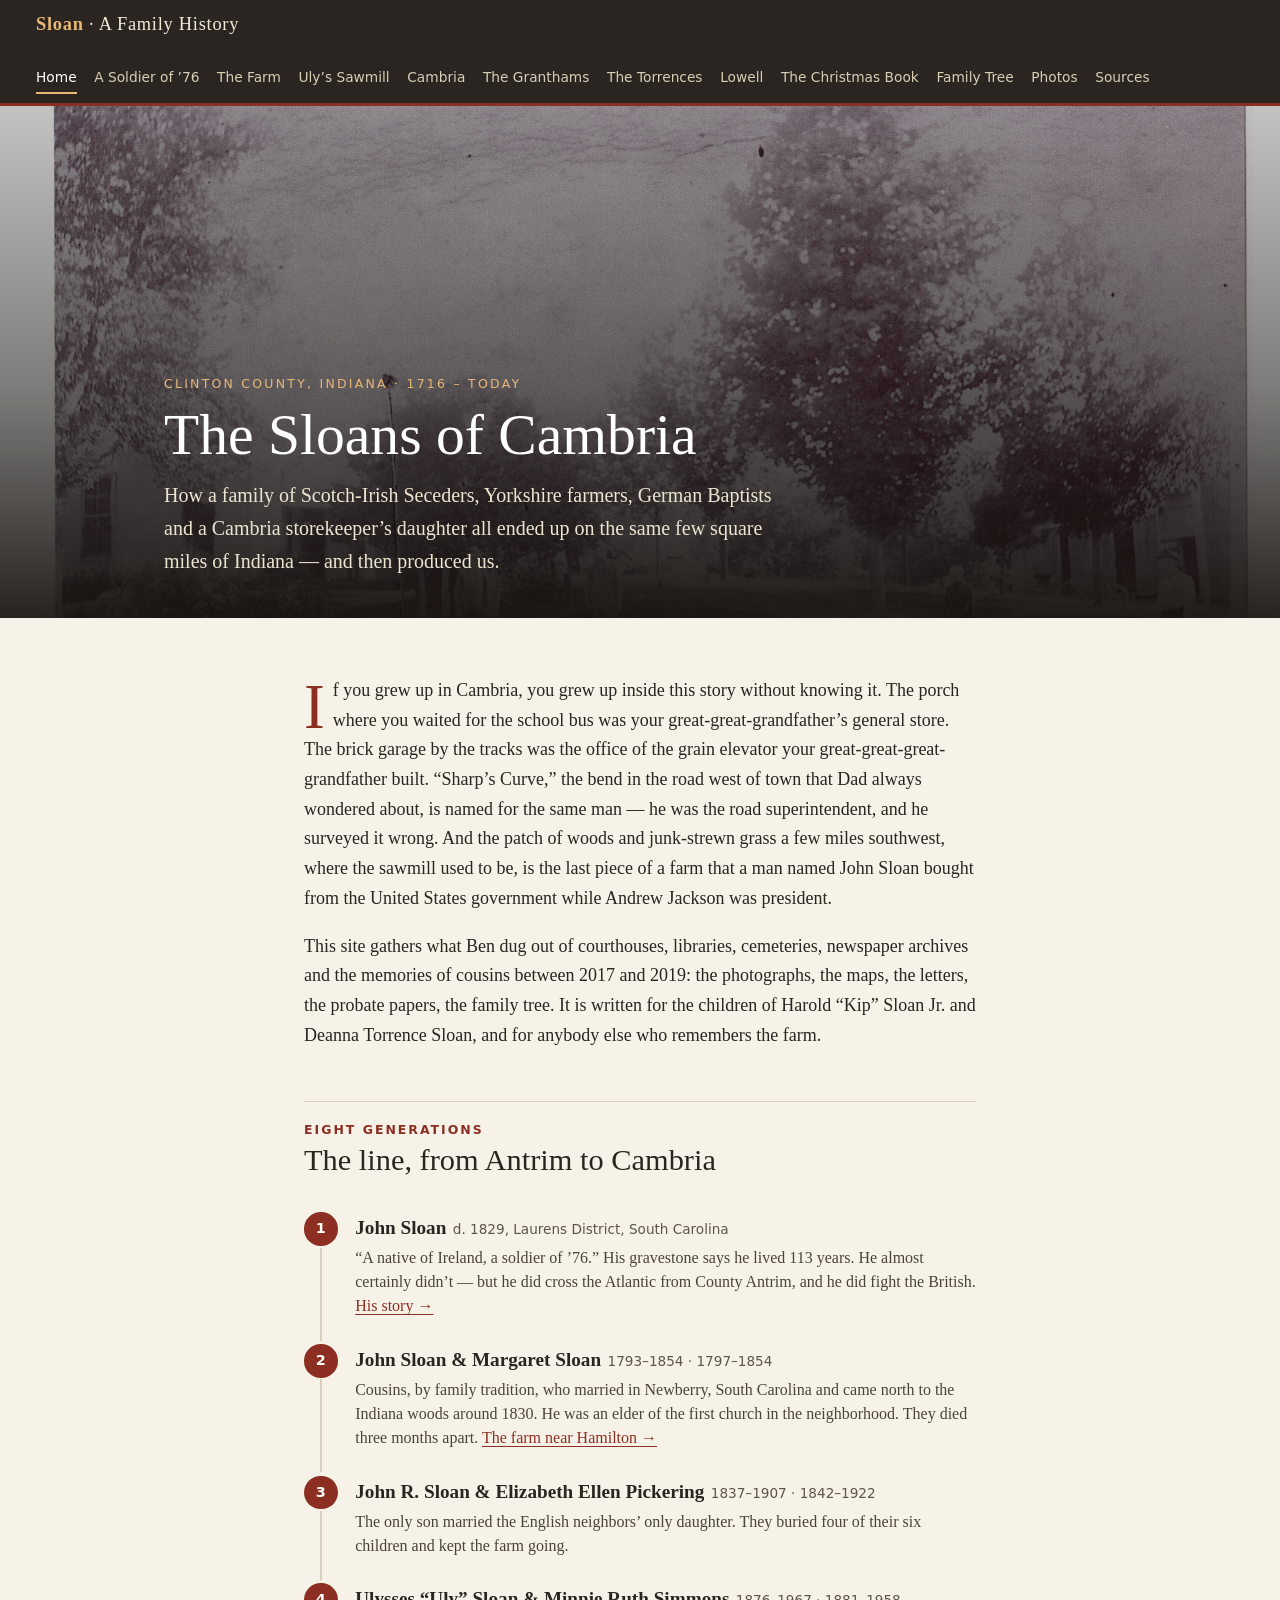
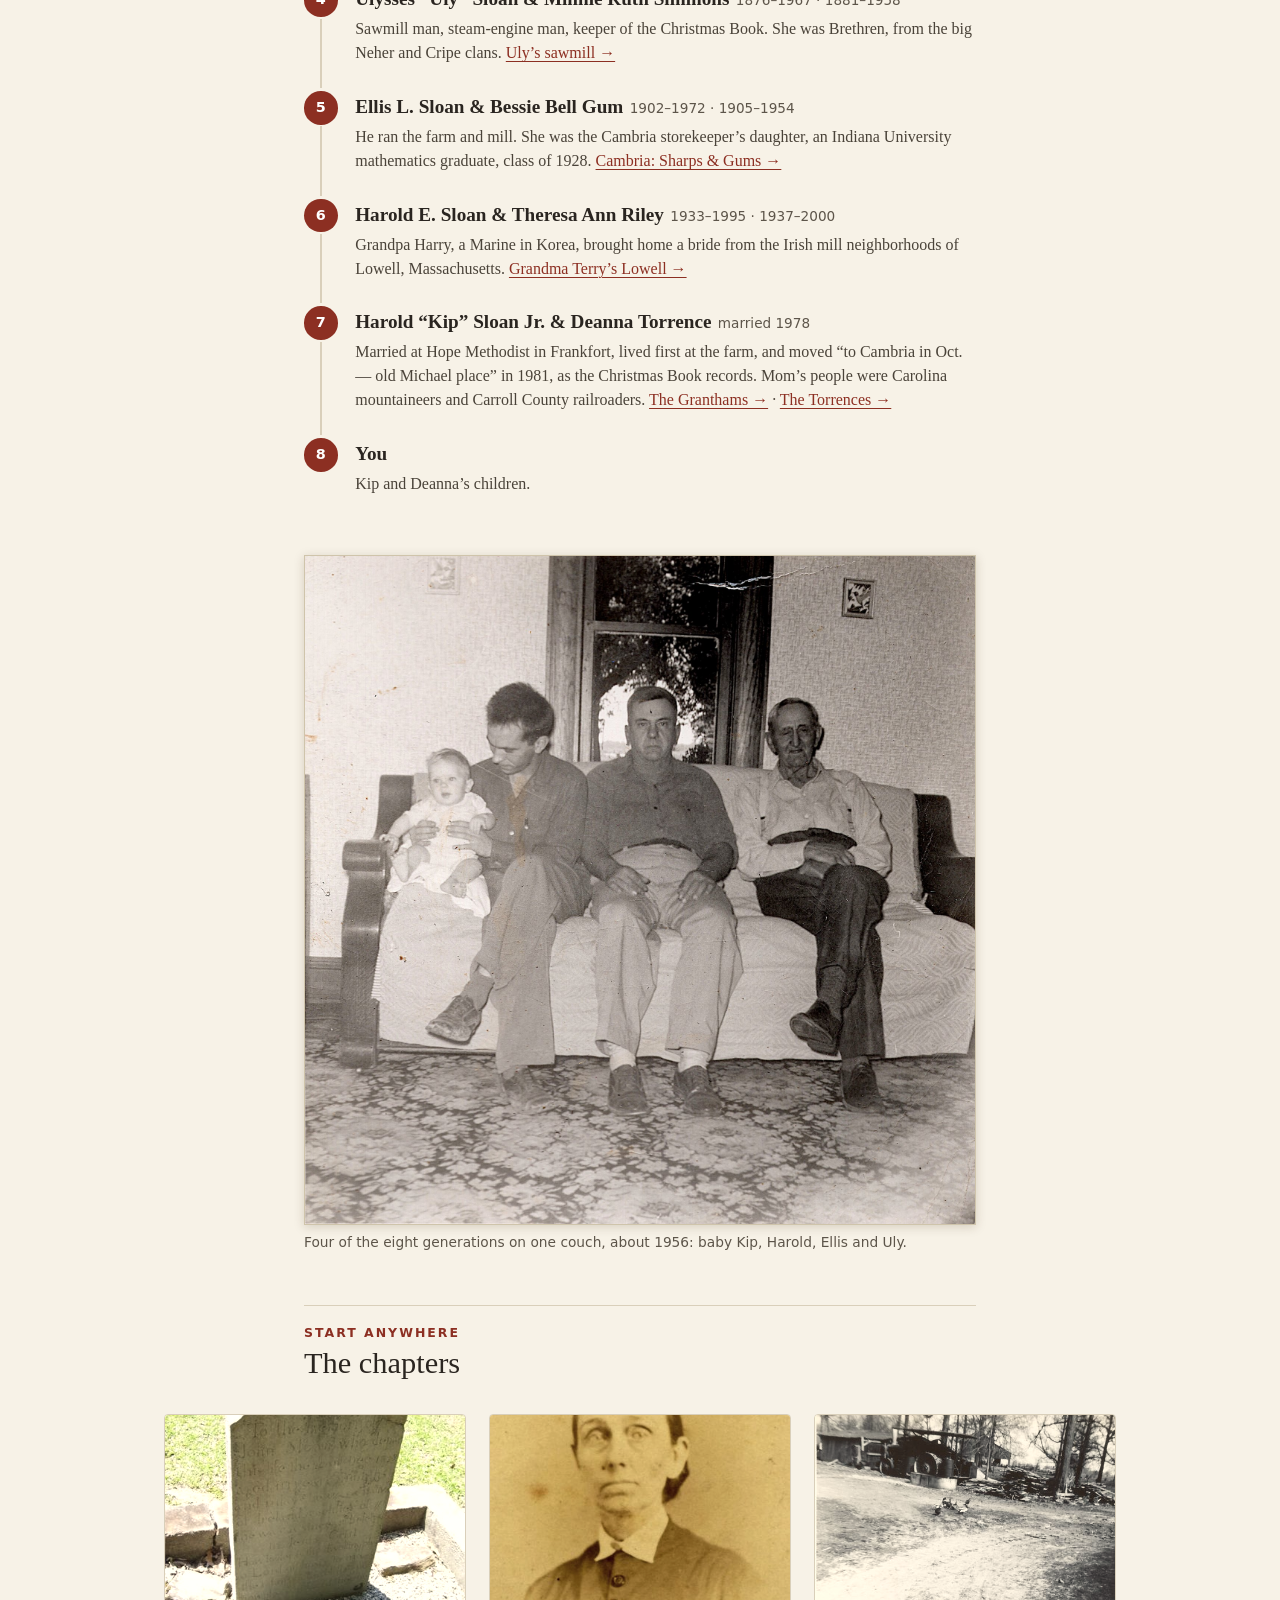
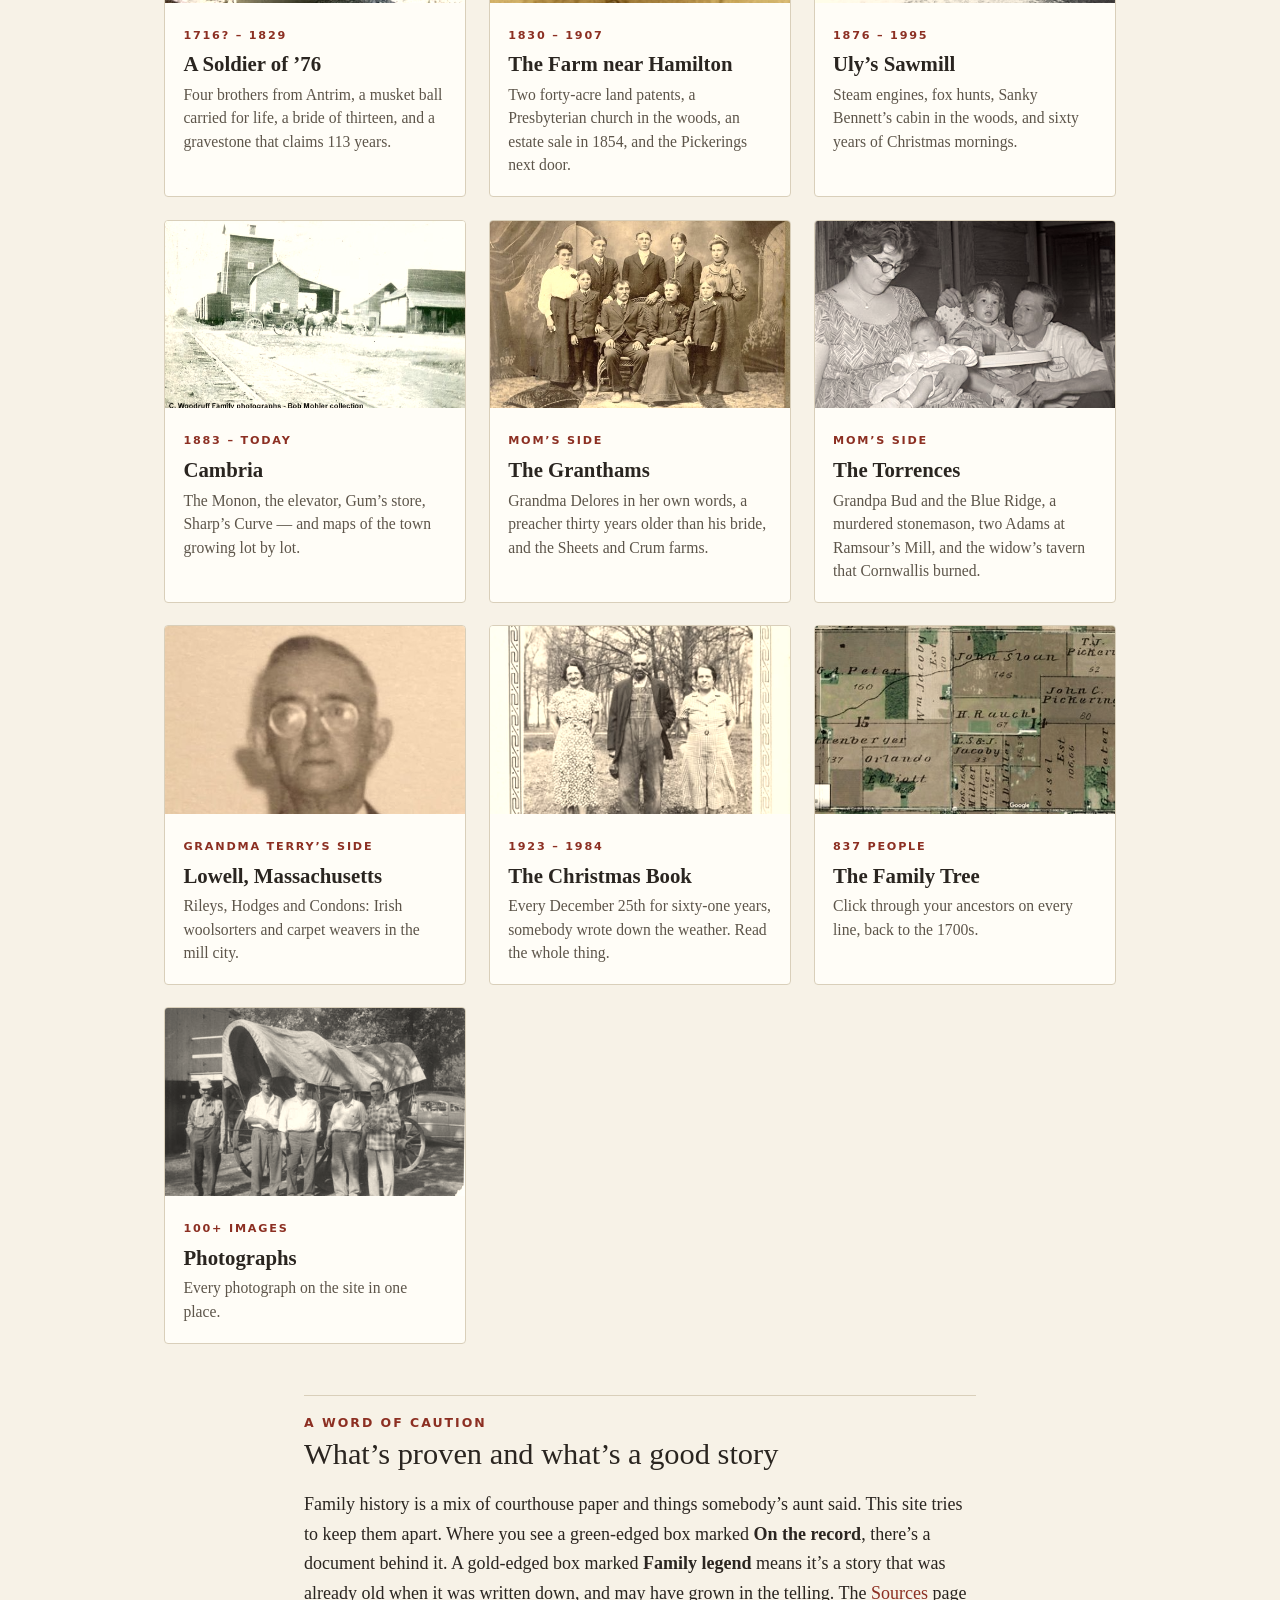
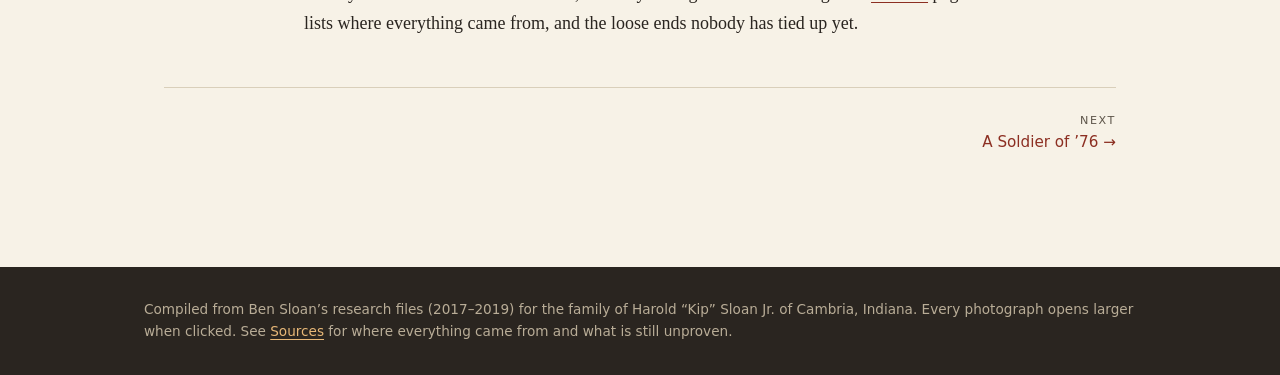
<file: index.html>
<!doctype html>
<html lang="en"><head><meta charset="utf-8"><meta name="robots" content="noindex, nofollow"><meta name="viewport" content="width=device-width, initial-scale=1">
<title>The Sloans of Cambria · The Sloans of Cambria</title>
<link rel="stylesheet" href="css/style.css?v=1795552340"></head>
<body>
<div class="site-head"><div class="wrap"><a class="brand" href="index.html"><b>Sloan</b> · A Family History</a><nav class="site-nav"><a href="index.html" class=on>Home</a><a href="south-carolina.html">A Soldier of ’76</a><a href="pioneers.html">The Farm</a><a href="sawmill.html">Uly’s Sawmill</a><a href="cambria.html">Cambria</a><a href="grantham.html">The Granthams</a><a href="torrence.html">The Torrences</a><a href="lowell.html">Lowell</a><a href="christmas-book.html">The Christmas Book</a><a href="tree.html">Family Tree</a><a href="gallery.html">Photos</a><a href="sources.html">Sources</a></nav></div></div>
<header class="hero home" style="background-image:url('img/sloan-home.jpg');background-position:center 70%"><div class="inner"><p class="kicker">Clinton County, Indiana · 1716 – today</p><h1>The Sloans of Cambria</h1><p class="lede">How a family of Scotch-Irish Seceders, Yorkshire farmers, German Baptists and a Cambria storekeeper’s daughter all ended up on the same few square miles of Indiana — and then produced us.</p></div></header>
<main><div class="article">
<p class="drop">If you grew up in Cambria, you grew up inside this story without knowing it. The porch where you waited for the school bus was your great-great-grandfather’s general store. The brick garage by the tracks was the office of the grain elevator your great-great-great-grandfather built. “Sharp’s Curve,” the bend in the road west of town that Dad always wondered about, is named for the same man — he was the road superintendent, and he surveyed it wrong. And the patch of woods and junk-strewn grass a few miles southwest, where the sawmill used to be, is the last piece of a farm that a man named John Sloan bought from the United States government while Andrew Jackson was president.</p>

<p>This site gathers what Ben dug out of courthouses, libraries, cemeteries, newspaper archives and the memories of cousins between 2017 and 2019: the photographs, the maps, the letters, the probate papers, the family tree. It is written for the children of Harold “Kip” Sloan Jr. and Deanna Torrence Sloan, and for anybody else who remembers the farm.</p>

<h2><span class="yr">Eight generations</span>The line, from Antrim to Cambria</h2>

<ol class="lineage">
  <li><b>John Sloan</b><span class="dates">d. 1829, Laurens District, South Carolina</span>
    <p>“A native of Ireland, a soldier of ’76.” His gravestone says he lived 113 years. He almost certainly didn’t — but he did cross the Atlantic from County Antrim, and he did fight the British. <a href="south-carolina.html">His story →</a></p></li>
  <li><b>John Sloan &amp; Margaret Sloan</b><span class="dates">1793–1854 · 1797–1854</span>
    <p>Cousins, by family tradition, who married in Newberry, South Carolina and came north to the Indiana woods around 1830. He was an elder of the first church in the neighborhood. They died three months apart. <a href="pioneers.html">The farm near Hamilton →</a></p></li>
  <li><b>John R. Sloan &amp; Elizabeth Ellen Pickering</b><span class="dates">1837–1907 · 1842–1922</span>
    <p>The only son married the English neighbors’ only daughter. They buried four of their six children and kept the farm going.</p></li>
  <li><b>Ulysses “Uly” Sloan &amp; Minnie Ruth Simmons</b><span class="dates">1876–1967 · 1881–1958</span>
    <p>Sawmill man, steam-engine man, keeper of the Christmas Book. She was Brethren, from the big Neher and Cripe clans. <a href="sawmill.html">Uly’s sawmill →</a></p></li>
  <li><b>Ellis L. Sloan &amp; Bessie Bell Gum</b><span class="dates">1902–1972 · 1905–1954</span>
    <p>He ran the farm and mill. She was the Cambria storekeeper’s daughter, an Indiana University mathematics graduate, class of 1928. <a href="cambria.html">Cambria: Sharps &amp; Gums →</a></p></li>
  <li><b>Harold E. Sloan &amp; Theresa Ann Riley</b><span class="dates">1933–1995 · 1937–2000</span>
    <p>Grandpa Harry, a Marine in Korea, brought home a bride from the Irish mill neighborhoods of Lowell, Massachusetts. <a href="lowell.html">Grandma Terry’s Lowell →</a></p></li>
  <li><b>Harold “Kip” Sloan Jr. &amp; Deanna Torrence</b><span class="dates">married 1978</span>
    <p>Married at Hope Methodist in Frankfort, lived first at the farm, and moved “to Cambria in Oct. — old Michael place” in 1981, as the Christmas Book records. Mom’s people were Carolina mountaineers and Carroll County railroaders. <a href="grantham.html">The Granthams →</a> · <a href="torrence.html">The Torrences →</a></p></li>
  <li><b>You</b>
    <p>Kip and Deanna’s children.</p></li>
</ol>

<figure class=""><img src="img/four-generations-1956.jpg" data-full="img/four-generations-1956.jpg" alt="Four of the eight generations on one couch, about 1956: baby Kip, Harold, Ellis and Uly." loading="lazy"><figcaption>Four of the eight generations on one couch, about 1956: baby Kip, Harold, Ellis and Uly.</figcaption></figure>

<h2><span class="yr">Start anywhere</span>The chapters</h2>

<div class="cards">
  <a class="card" href="south-carolina.html"><div class="ph" style="background-image:url('img/grave-john-sloan-sc-t.jpg')"></div><div class="tx"><span class="k">1716? – 1829</span><h3>A Soldier of ’76</h3><p>Four brothers from Antrim, a musket ball carried for life, a bride of thirteen, and a gravestone that claims 113 years.</p></div></a>
  <a class="card" href="pioneers.html"><div class="ph" style="background-image:url('img/jane-sloan-compton-t.jpg')"></div><div class="tx"><span class="k">1830 – 1907</span><h3>The Farm near Hamilton</h3><p>Two forty-acre land patents, a Presbyterian church in the woods, an estate sale in 1854, and the Pickerings next door.</p></div></a>
  <a class="card" href="sawmill.html"><div class="ph" style="background-image:url('img/sawmill-1940-t.jpg')"></div><div class="tx"><span class="k">1876 – 1995</span><h3>Uly’s Sawmill</h3><p>Steam engines, fox hunts, Sanky Bennett’s cabin in the woods, and sixty years of Christmas mornings.</p></div></a>
  <a class="card" href="cambria.html"><div class="ph" style="background-image:url('img/cambria-elevator-street-t.jpg')"></div><div class="tx"><span class="k">1883 – today</span><h3>Cambria</h3><p>The Monon, the elevator, Gum’s store, Sharp’s Curve — and maps of the town growing lot by lot.</p></div></a>
  <a class="card" href="grantham.html"><div class="ph" style="background-image:url('img/sheets-family-t.jpg')"></div><div class="tx"><span class="k">Mom’s side</span><h3>The Granthams</h3><p>Grandma Delores in her own words, a preacher thirty years older than his bride, and the Sheets and Crum farms.</p></div></a>
  <a class="card" href="torrence.html"><div class="ph" style="background-image:url('img/torrence-family-1962-t.jpg')"></div><div class="tx"><span class="k">Mom’s side</span><h3>The Torrences</h3><p>Grandpa Bud and the Blue Ridge, a murdered stonemason, two Adams at Ramsour’s Mill, and the widow’s tavern that Cornwallis burned.</p></div></a>
  <a class="card" href="lowell.html"><div class="ph" style="background-image:url('img/hodge-william-t.jpg')"></div><div class="tx"><span class="k">Grandma Terry’s side</span><h3>Lowell, Massachusetts</h3><p>Rileys, Hodges and Condons: Irish woolsorters and carpet weavers in the mill city.</p></div></a>
  <a class="card" href="christmas-book.html"><div class="ph" style="background-image:url('img/uly-minnie-izora-1936-t.jpg')"></div><div class="tx"><span class="k">1923 – 1984</span><h3>The Christmas Book</h3><p>Every December 25th for sixty-one years, somebody wrote down the weather. Read the whole thing.</p></div></a>
  <a class="card" href="tree.html"><div class="ph" style="background-image:url('img/farm-1903-t.jpg')"></div><div class="tx"><span class="k">837 people</span><h3>The Family Tree</h3><p>Click through your ancestors on every line, back to the 1700s.</p></div></a>
  <a class="card" href="gallery.html"><div class="ph" style="background-image:url('img/wagon-1952-t.jpg')"></div><div class="tx"><span class="k">100+ images</span><h3>Photographs</h3><p>Every photograph on the site in one place.</p></div></a>
</div>

<h2><span class="yr">A word of caution</span>What’s proven and what’s a good story</h2>
<p>Family history is a mix of courthouse paper and things somebody’s aunt said. This site tries to keep them apart. Where you see a green-edged box marked <b>On the record</b>, there’s a document behind it. A gold-edged box marked <b>Family legend</b> means it’s a story that was already old when it was written down, and may have grown in the telling. The <a href="sources.html">Sources</a> page lists where everything came from, and the loose ends nobody has tied up yet.</p>

<nav class="nextprev"><span></span><a href="south-carolina.html" style="text-align:right"><span>Next</span>A Soldier of ’76 →</a></nav>
</div></main>
<footer class="site-foot"><div class="wrap">Compiled from Ben Sloan’s research files (2017–2019) for the family of Harold “Kip” Sloan Jr. of Cambria, Indiana.
Every photograph opens larger when clicked. See <a href="sources.html">Sources</a> for where everything came from and what is still unproven.</div></footer>
<script src="js/site.js?v=1795552340"></script>
</body></html>
</file>
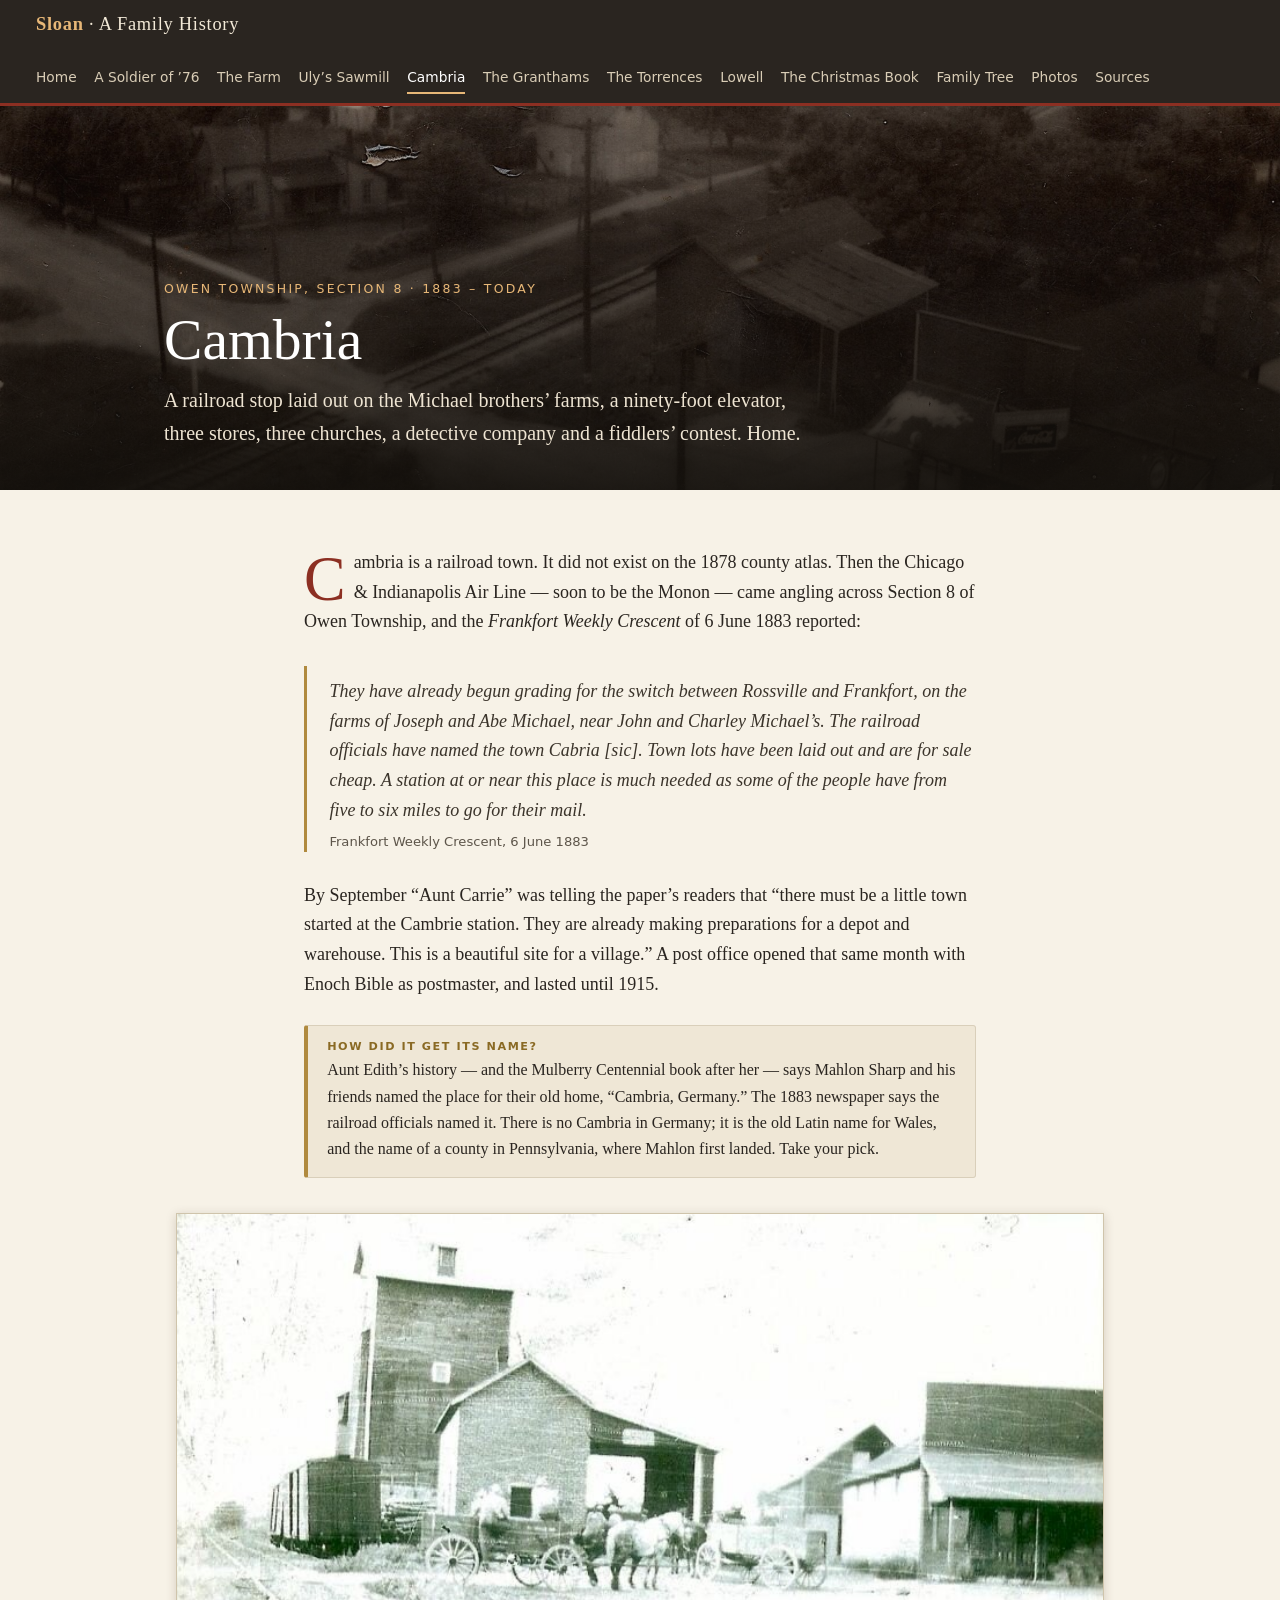
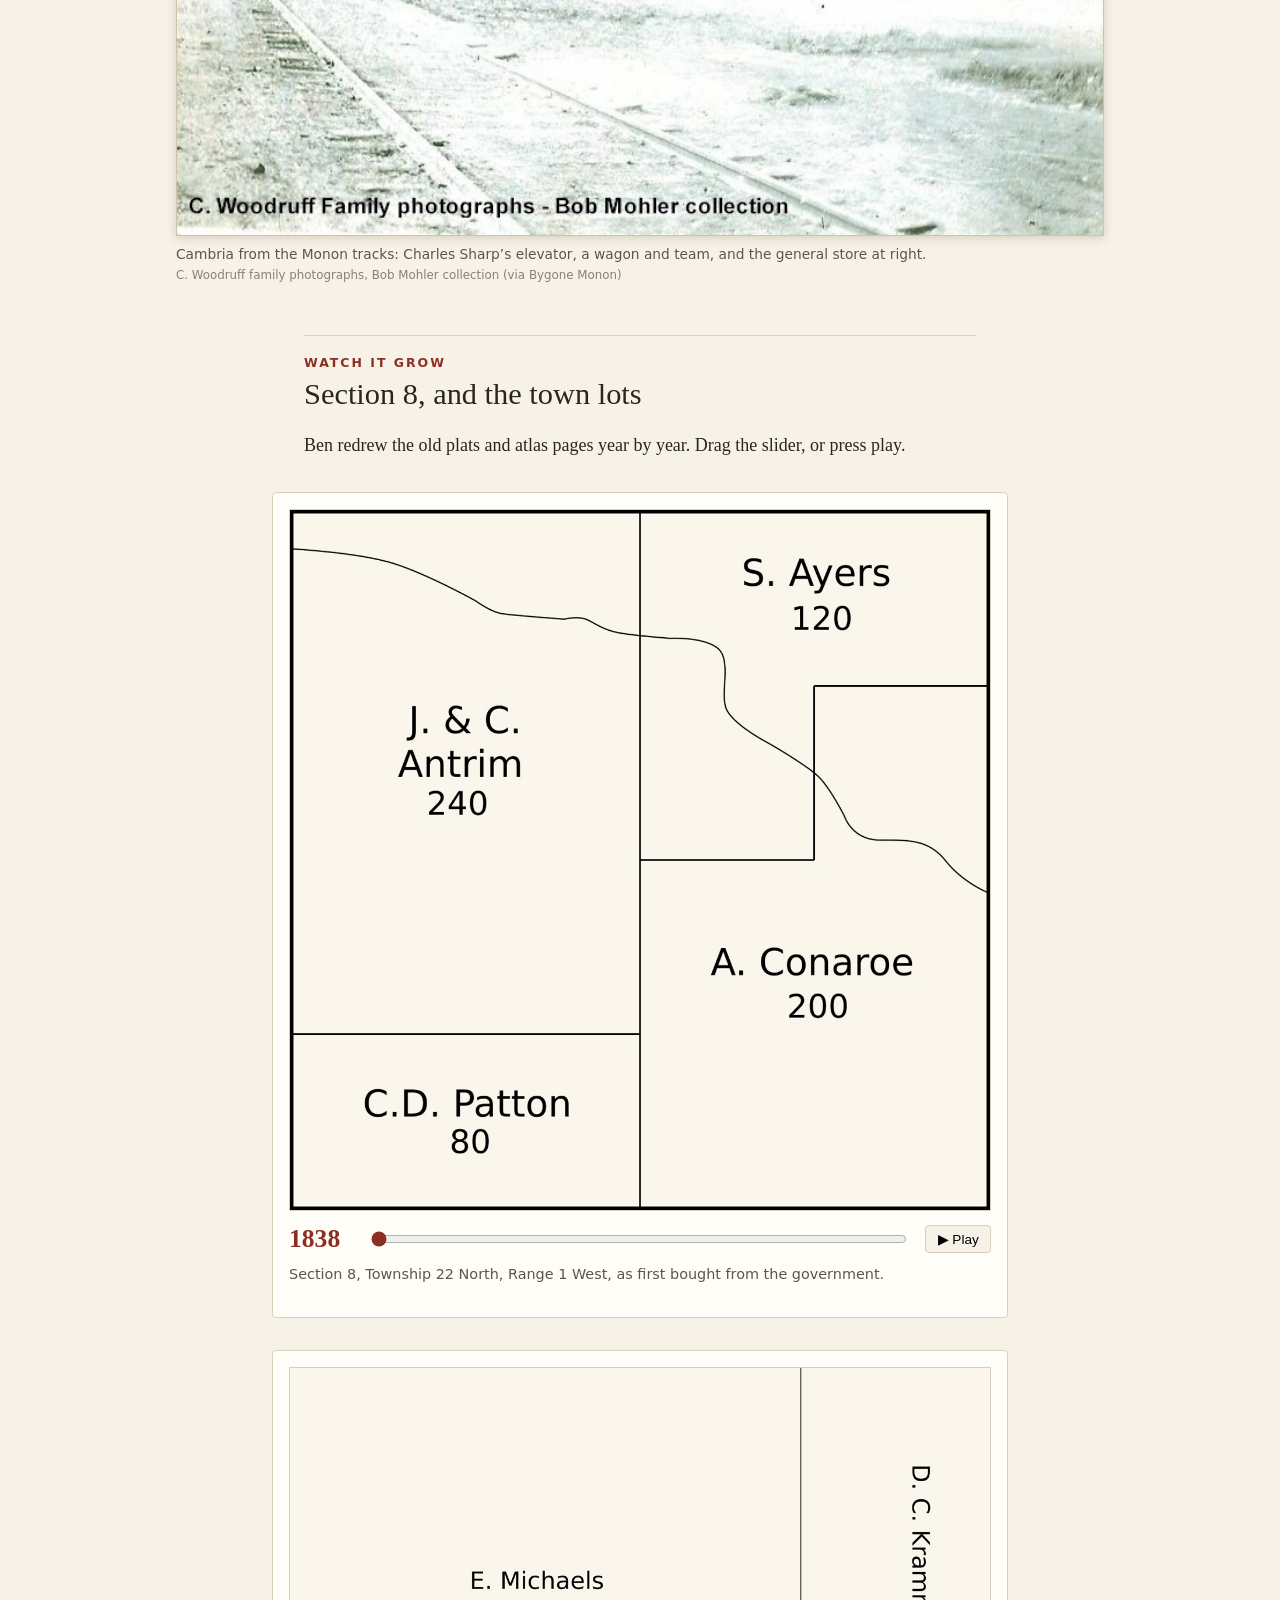
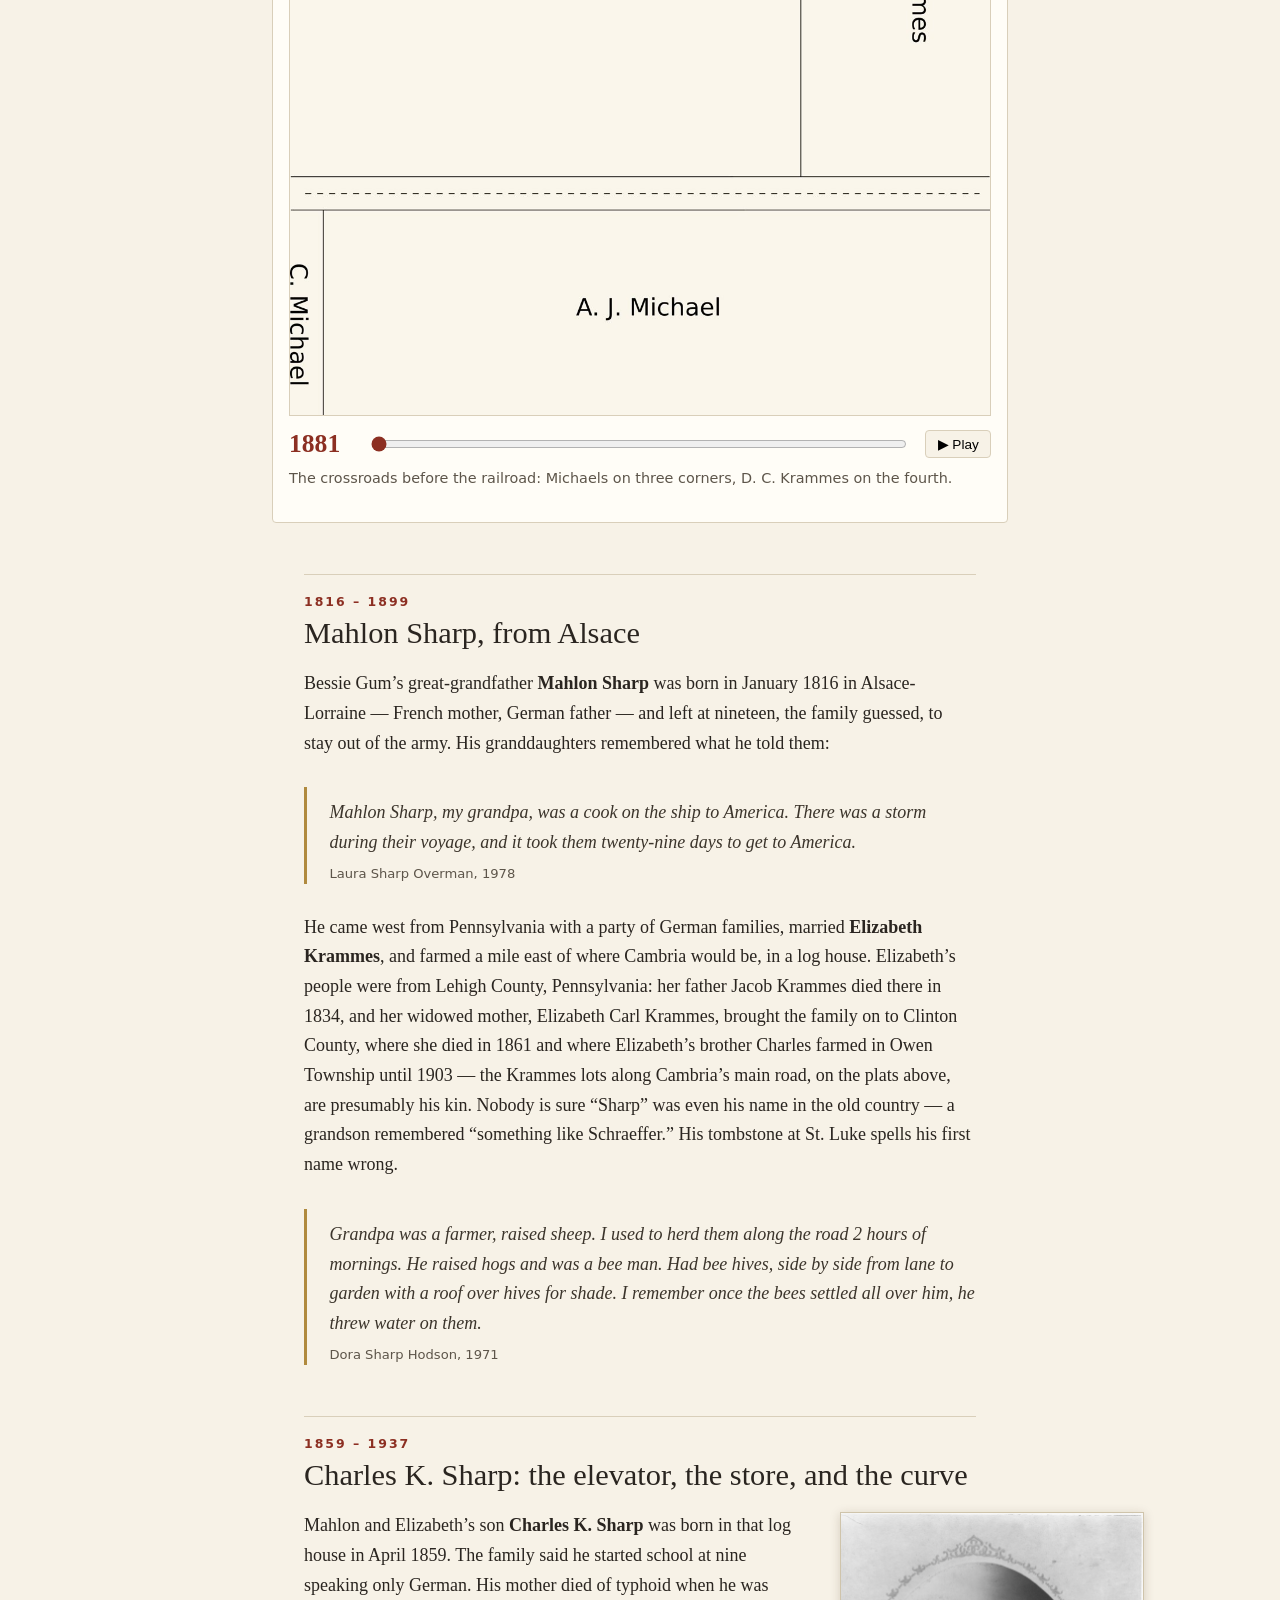
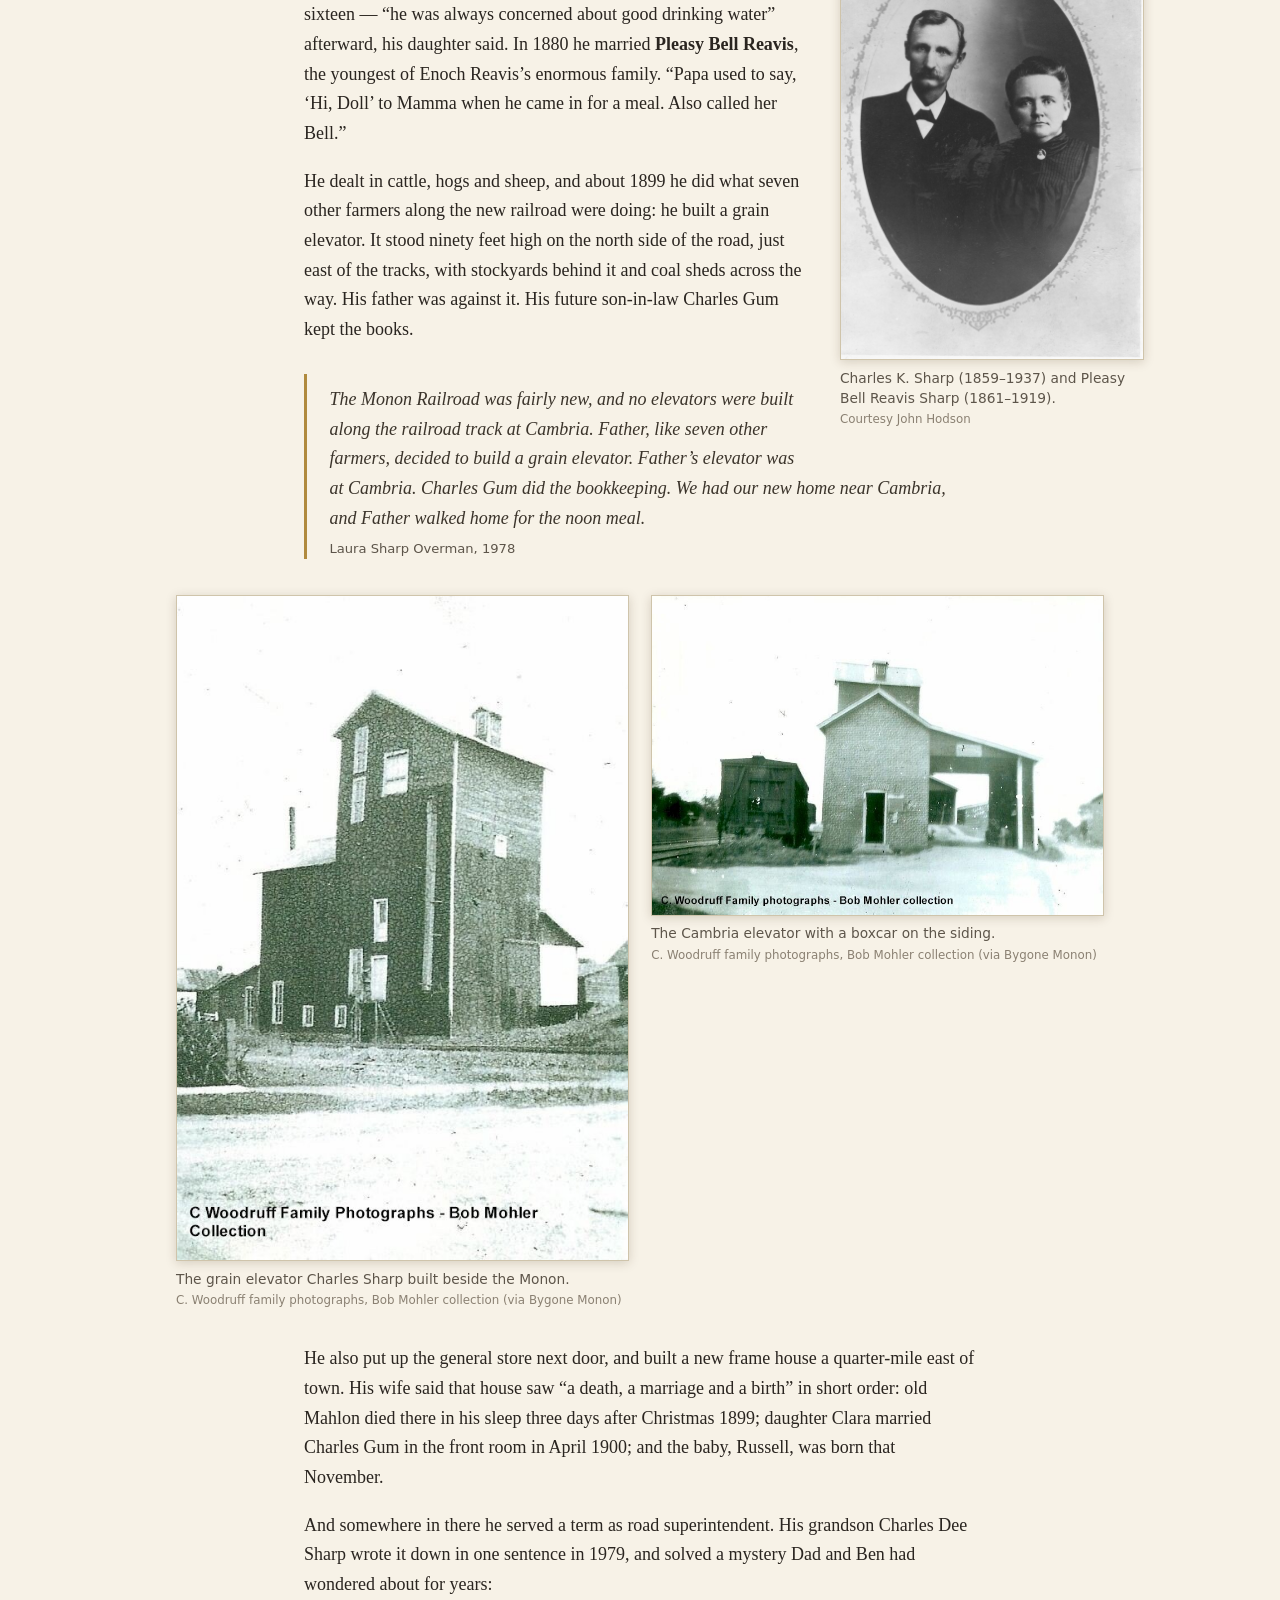
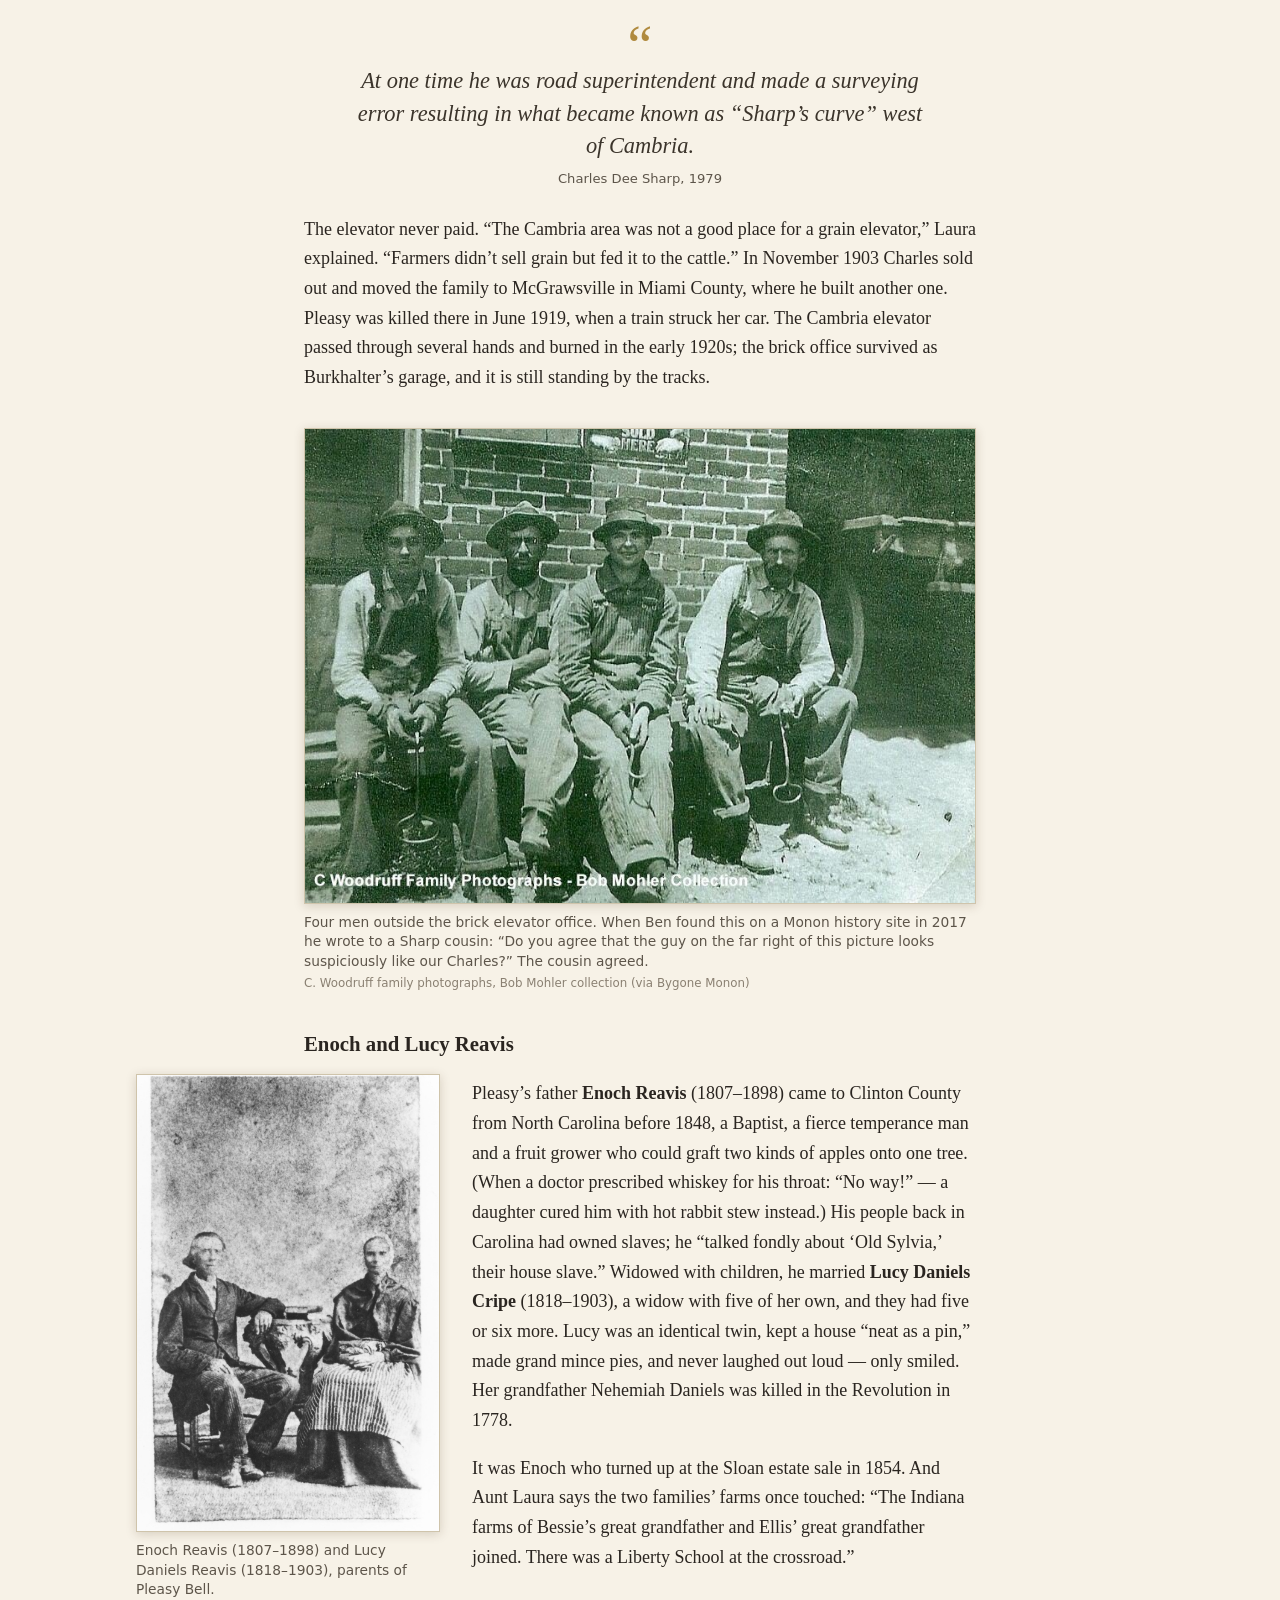
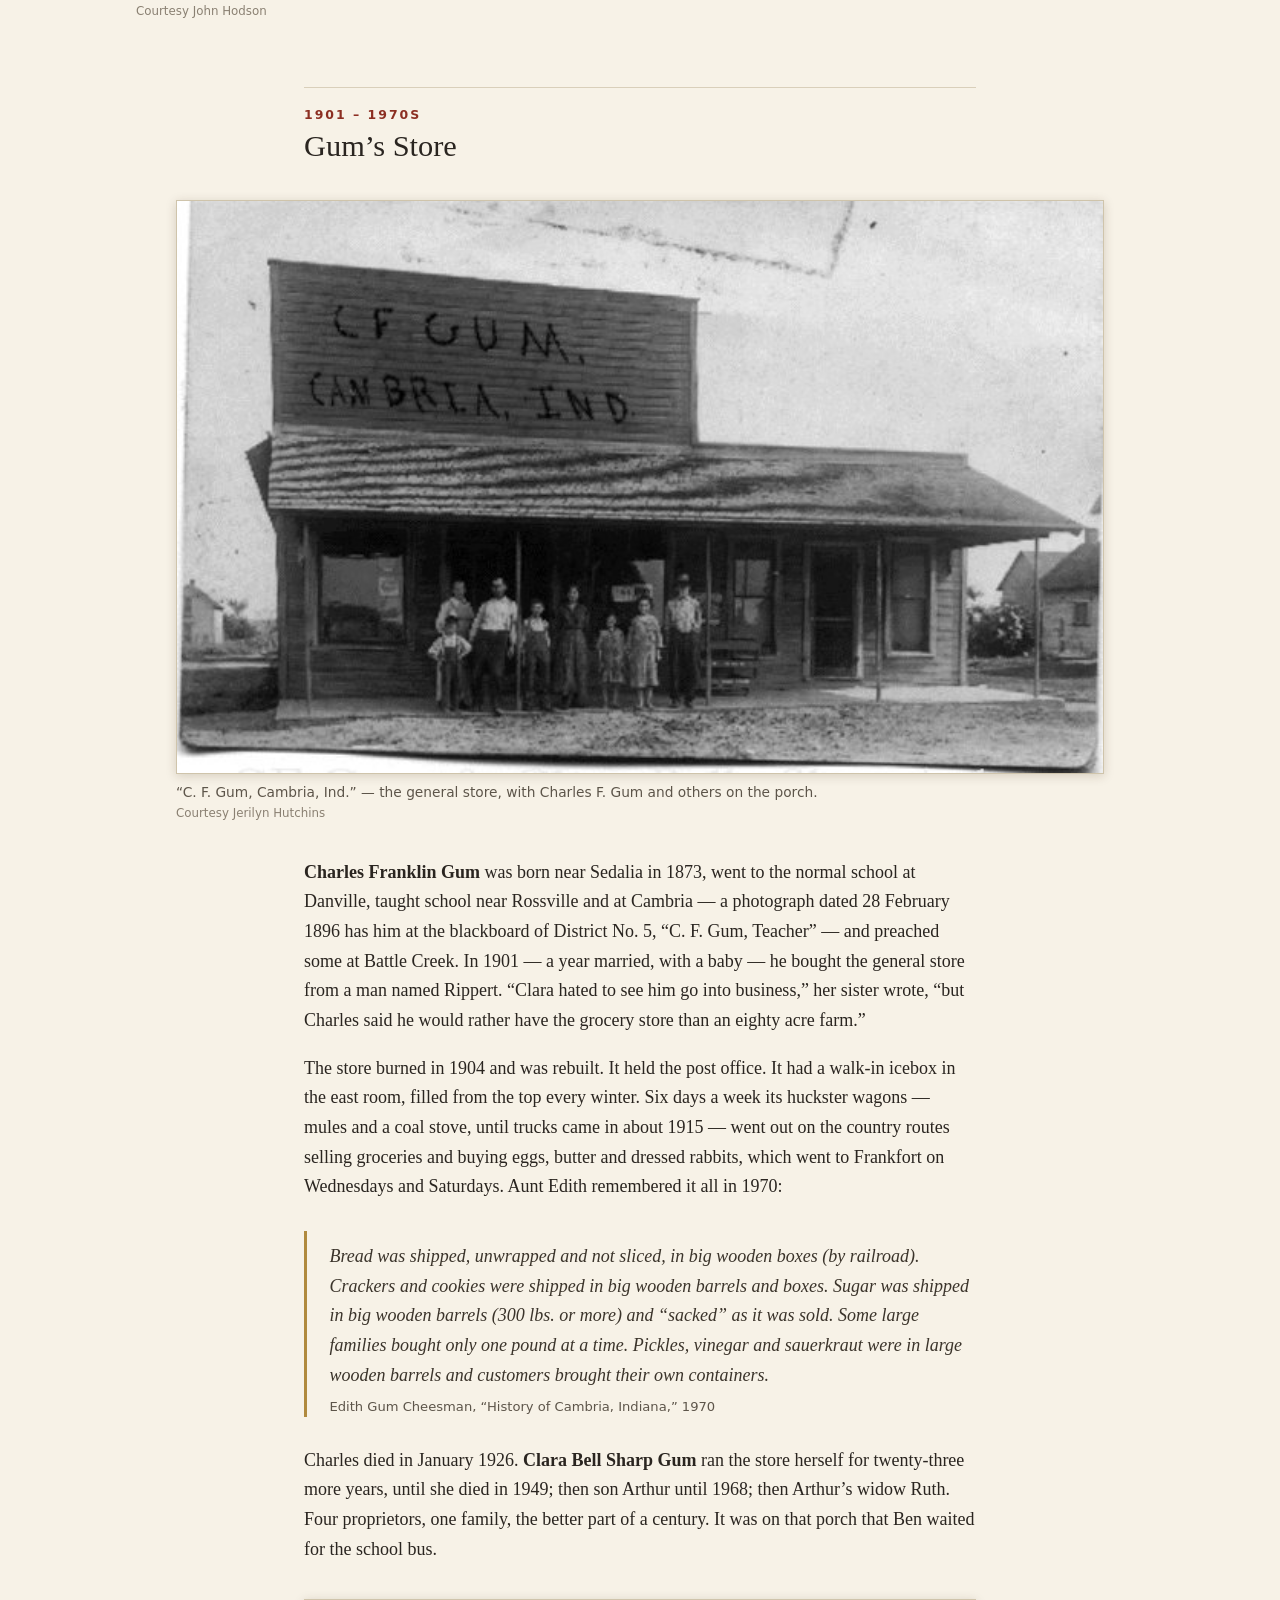
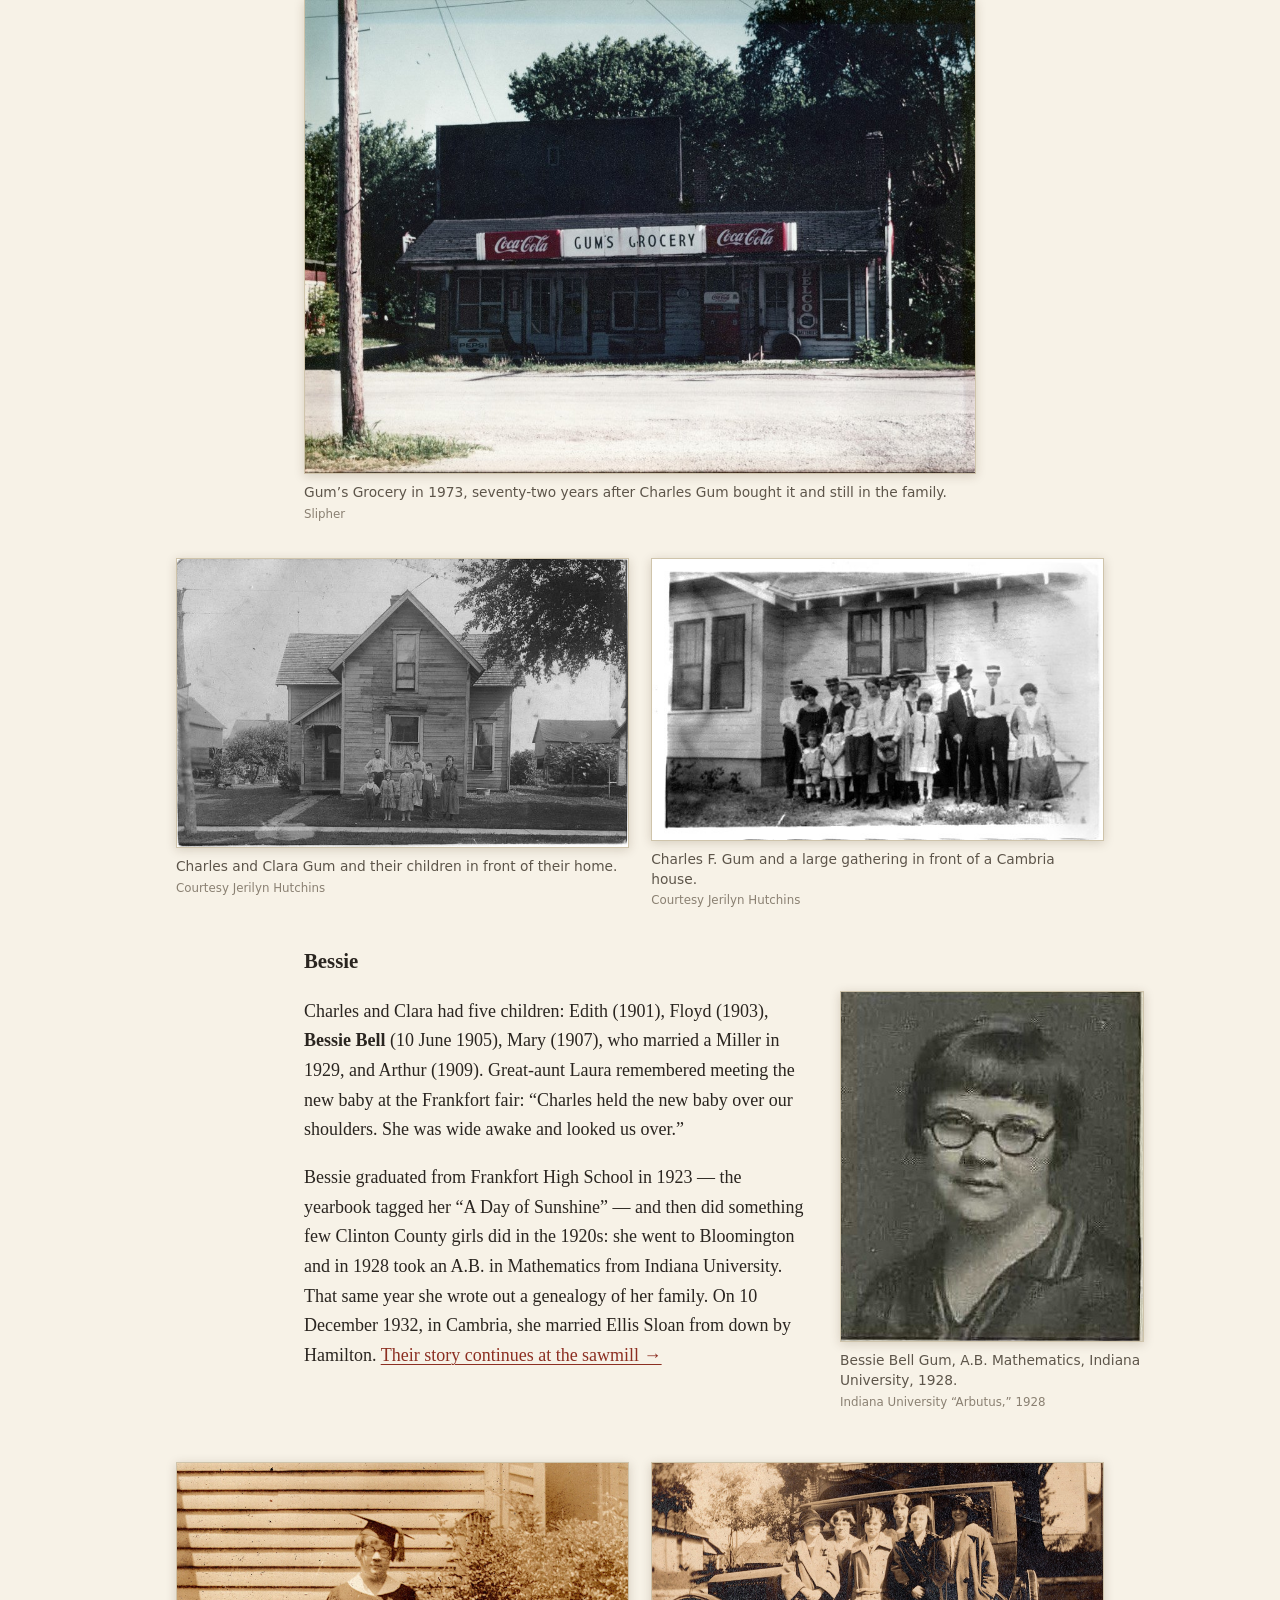
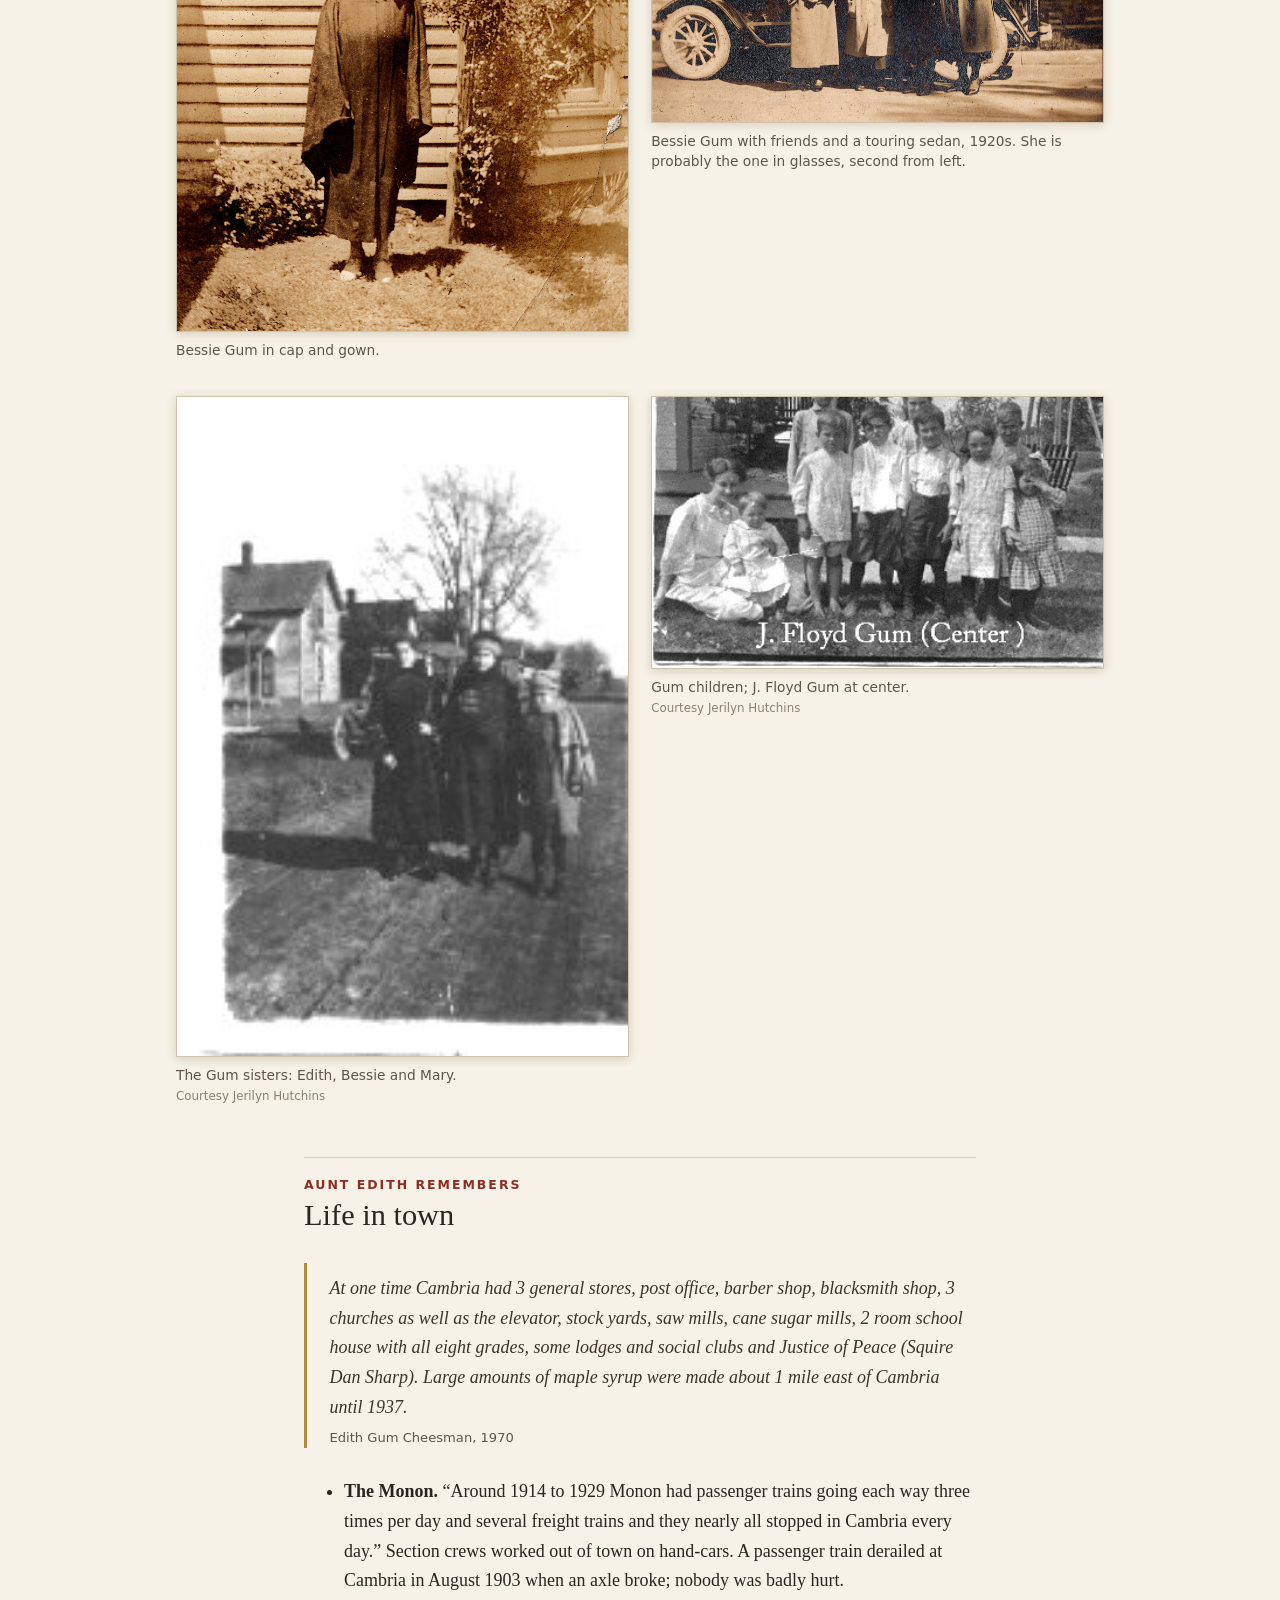
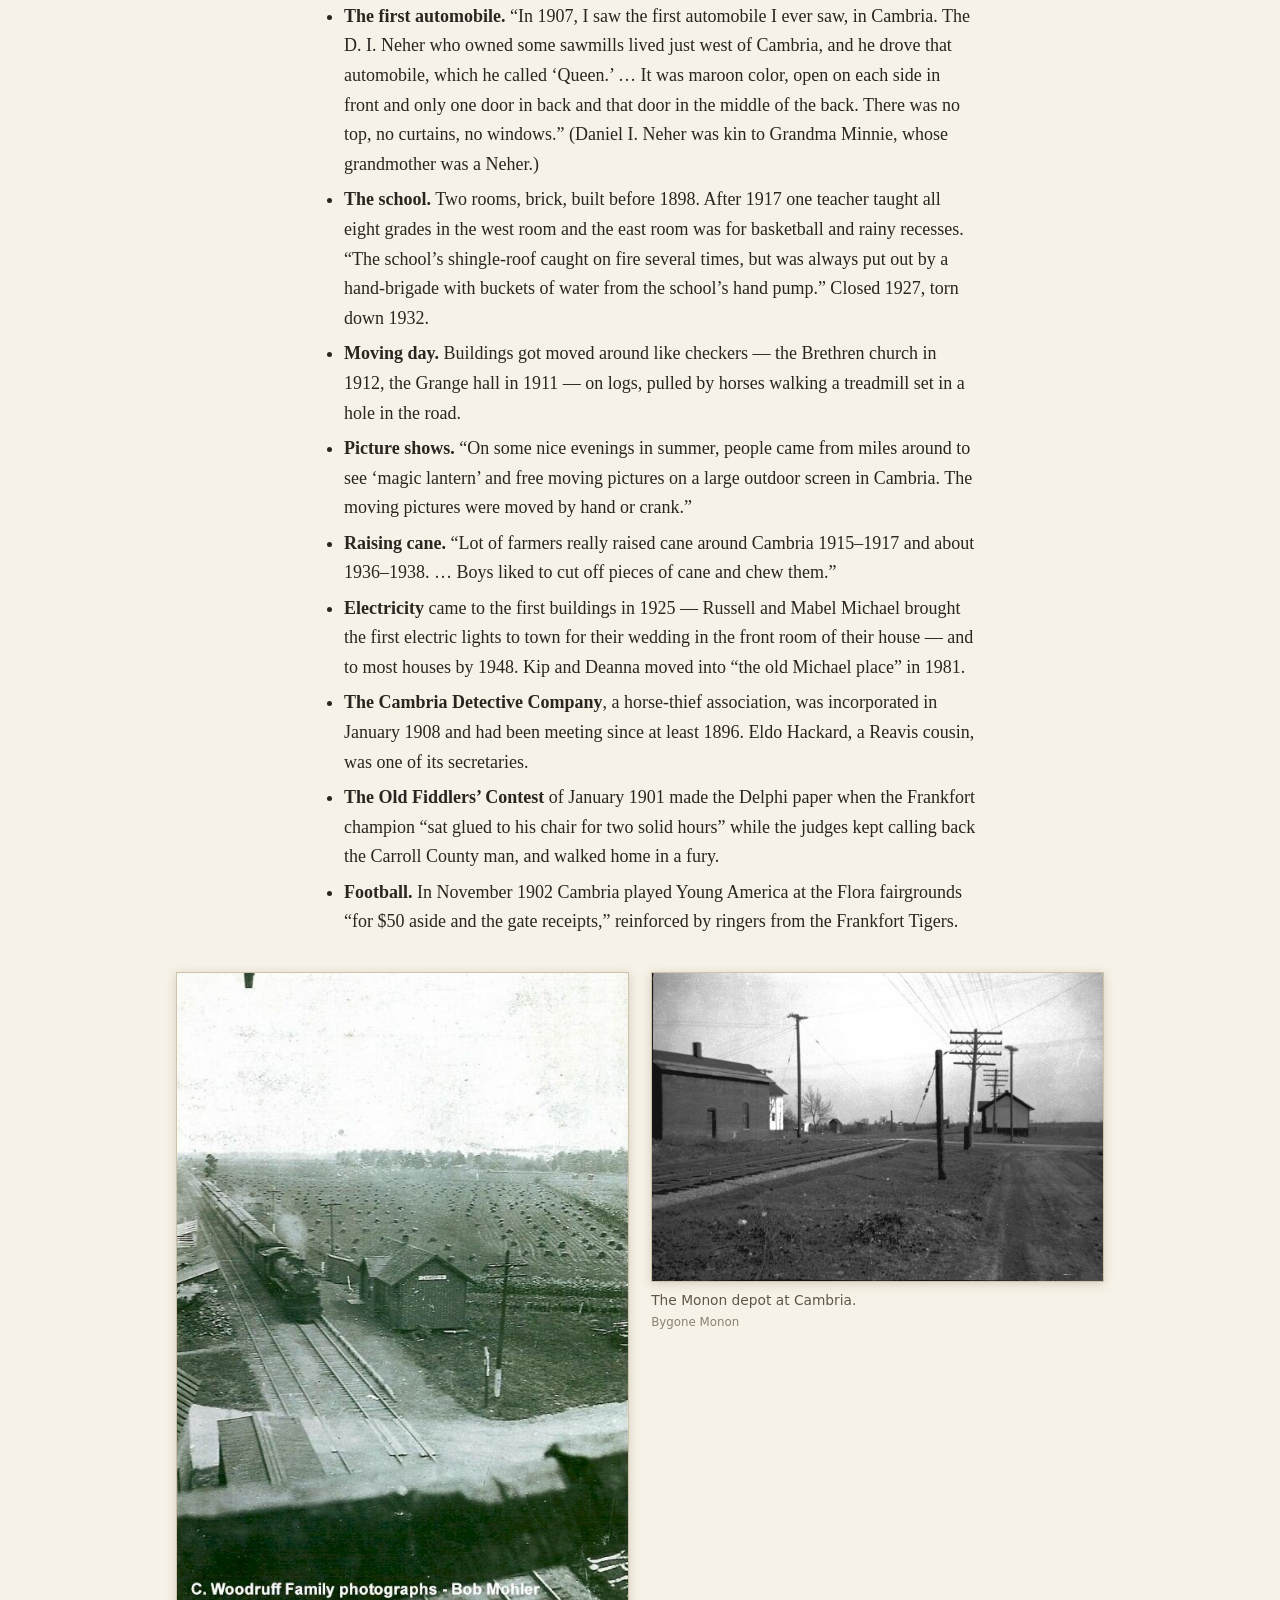
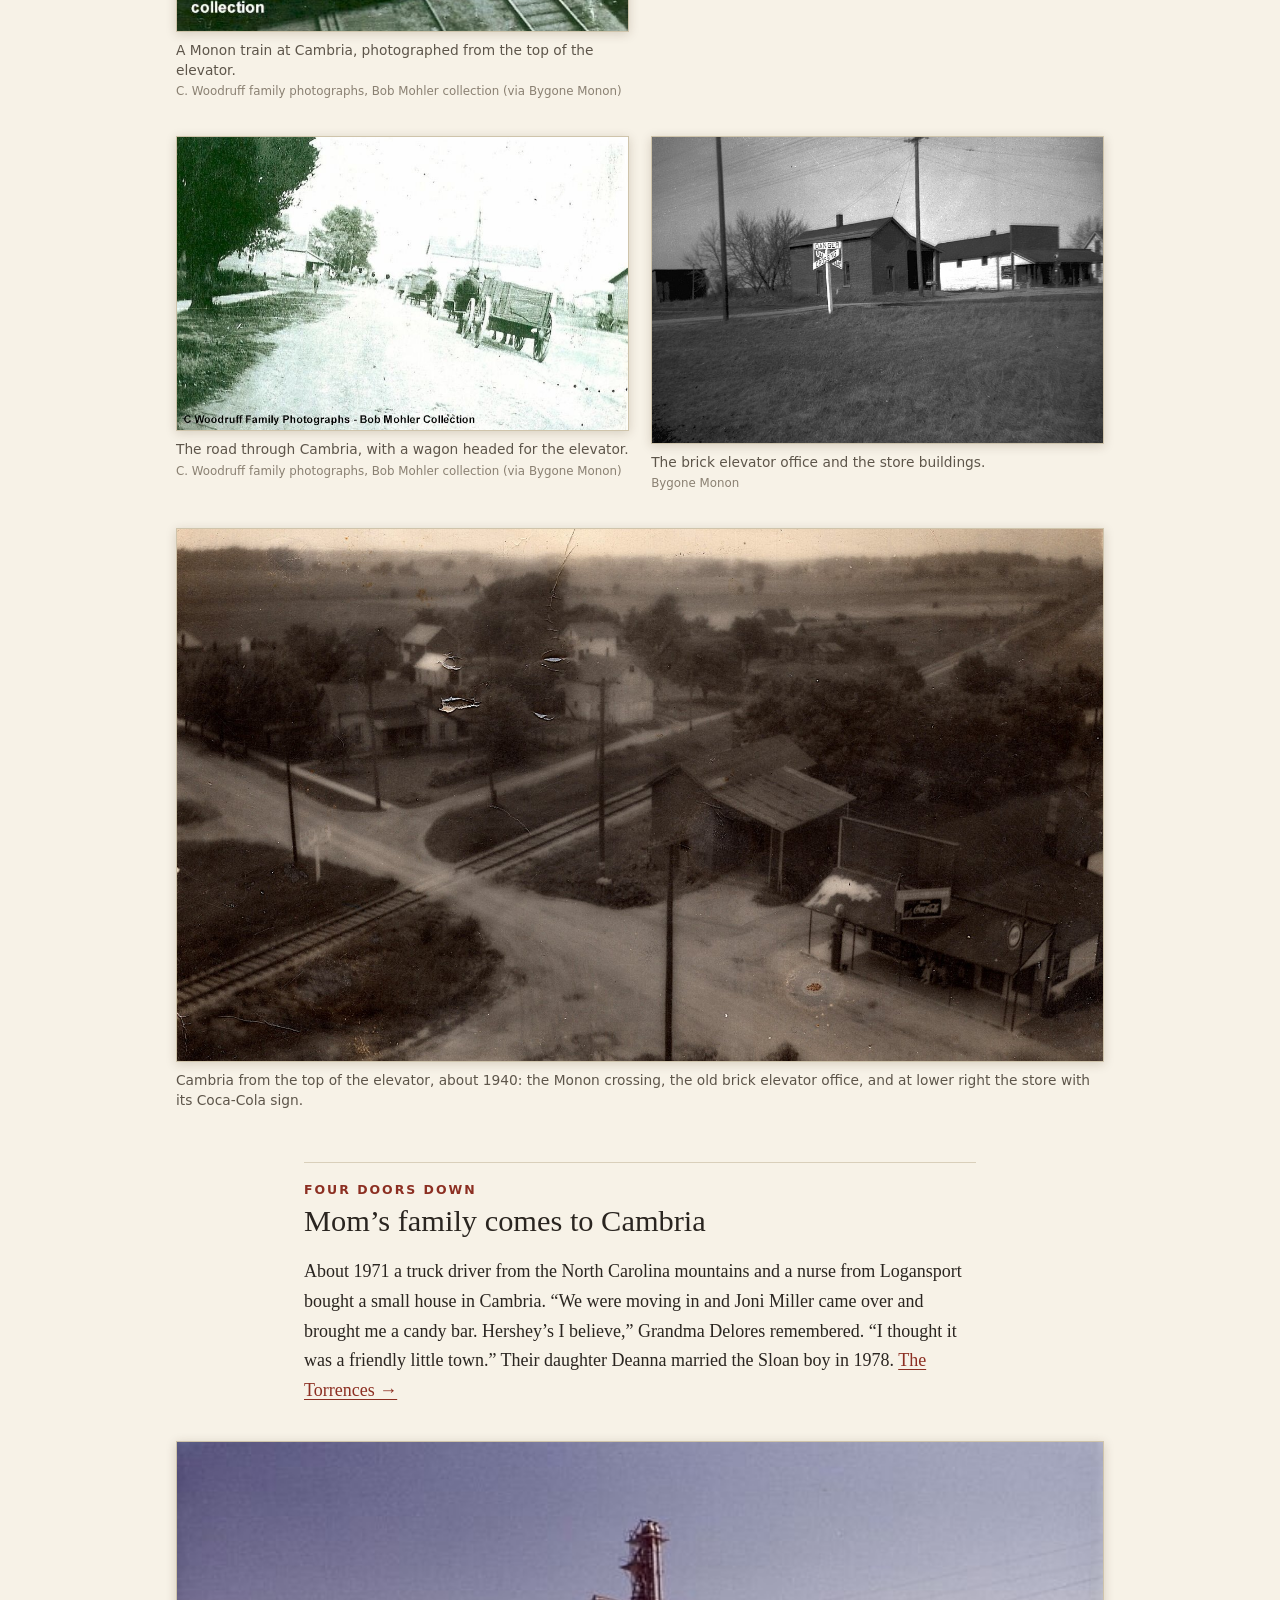
<file: cambria.html>
<!doctype html>
<html lang="en"><head><meta charset="utf-8"><meta name="robots" content="noindex, nofollow"><meta name="viewport" content="width=device-width, initial-scale=1">
<title>Cambria · The Sloans of Cambria</title>
<link rel="stylesheet" href="css/style.css?v=1795552340"></head>
<body>
<div class="site-head"><div class="wrap"><a class="brand" href="index.html"><b>Sloan</b> · A Family History</a><nav class="site-nav"><a href="index.html">Home</a><a href="south-carolina.html">A Soldier of ’76</a><a href="pioneers.html">The Farm</a><a href="sawmill.html">Uly’s Sawmill</a><a href="cambria.html" class=on>Cambria</a><a href="grantham.html">The Granthams</a><a href="torrence.html">The Torrences</a><a href="lowell.html">Lowell</a><a href="christmas-book.html">The Christmas Book</a><a href="tree.html">Family Tree</a><a href="gallery.html">Photos</a><a href="sources.html">Sources</a></nav></div></div>
<header class="hero " style="background-image:url('img/cambria-1940.jpg');background-position:center 55%"><div class="inner"><p class="kicker">Owen Township, Section 8 · 1883 – today</p><h1>Cambria</h1><p class="lede">A railroad stop laid out on the Michael brothers’ farms, a ninety-foot elevator, three stores, three churches, a detective company and a fiddlers’ contest. Home.</p></div></header>
<main><div class="article">
<p class="drop">Cambria is a railroad town. It did not exist on the 1878 county atlas. Then the Chicago &amp; Indianapolis Air Line — soon to be the Monon — came angling across Section 8 of Owen Township, and the <i>Frankfort Weekly Crescent</i> of 6 June 1883 reported:</p>

<blockquote><p>They have already begun grading for the switch between Rossville and Frankfort, on the farms of Joseph and Abe Michael, near John and Charley Michael’s. The railroad officials have named the town Cabria [sic]. Town lots have been laid out and are for sale cheap. A station at or near this place is much needed as some of the people have from five to six miles to go for their mail.</p>
<cite>Frankfort Weekly Crescent, 6 June 1883</cite></blockquote>

<p>By September “Aunt Carrie” was telling the paper’s readers that “there must be a little town started at the Cambrie station. They are already making preparations for a depot and warehouse. This is a beautiful site for a village.” A post office opened that same month with Enoch Bible as postmaster, and lasted until 1915.</p>

<div class="note legend"><b class="tag">How did it get its name?</b>Aunt Edith’s history — and the Mulberry Centennial book after her — says Mahlon Sharp and his friends named the place for their old home, “Cambria, Germany.” The 1883 newspaper says the railroad officials named it. There is no Cambria in Germany; it is the old Latin name for Wales, and the name of a county in Pennsylvania, where Mahlon first landed. Take your pick.</div>

<figure class="wide"><img src="img/cambria-elevator-street.jpg" data-full="img/cambria-elevator-street.jpg" alt="Cambria from the Monon tracks: Charles Sharp’s elevator, a wagon and team, and the general store at right." loading="lazy"><figcaption>Cambria from the Monon tracks: Charles Sharp’s elevator, a wagon and team, and the general store at right.<span class="credit">C. Woodruff family photographs, Bob Mohler collection (via Bygone Monon)</span></figcaption></figure>

<h2><span class="yr">Watch it grow</span>Section 8, and the town lots</h2>
<p>Ben redrew the old plats and atlas pages year by year. Drag the slider, or press play.</p>

<div class="timeview" data-frames='[{"y":"1838","src":"img/maps/section-1838.jpg","t":"Section 8, Township 22 North, Range 1 West, as first bought from the government."},{"y":"1865","src":"img/maps/section-1865.jpg","t":"A generation of farming. No railroad, no town."},{"y":"1878","src":"img/maps/section-1878.jpg","t":"The 1878 atlas: still nothing at the crossroads."},{"y":"1881","src":"img/maps/section-1881.jpg","t":"1881: E. Michaels, D. C. Krammes and A. J. Michael own the ground where the town will be. D. H. Sharp has 80 acres just east."},{"y":"1882","src":"img/maps/section-1882.jpg","t":"1882: the railroad cuts diagonally across the Michael farms."},{"y":"1883","src":"img/maps/section-1883.jpg","t":"1883: the line opens. G. Stinebaugh has bought the A. J. Michael farm south of the road."},{"y":"1884","src":"img/maps/section-1884.jpg","t":"1884: the first small lots appear at the crossing — E. Bible, D. A. Krammes, F. A. Stinebaugh — and D. H. Sharp has bought 40 acres northwest of it."},{"y":"1885","src":"img/maps/section-1885.jpg","t":"1885: the platted town block (in red) shows up west of the tracks."},{"y":"1903","src":"img/maps/section-1903.jpg","t":"The 1903 atlas: C. Sharp owns 80 acres east of town and another 40 to the northeast; D. I. Neher, the sawmill man with the first automobile in the county, is on the west side."}]'></div>

<div class="timeview" data-frames='[{"y":"1881","src":"img/maps/plat-1881.jpg","t":"The crossroads before the railroad: Michaels on three corners, D. C. Krammes on the fourth."},{"y":"1882","src":"img/maps/plat-1882.jpg","t":"The railroad arrives."},{"y":"1883","src":"img/maps/plat-1883.jpg","t":"G. Stinebaugh and E. Bible have bought in south of the road."},{"y":"1884","src":"img/maps/plat-1884.jpg","t":"The first town lots: E. Michael, D. A. Krammes, and F. A. Stinebaugh’s wedge along the tracks. D. H. Sharp owns the northwest corner."},{"y":"1885","src":"img/maps/plat-1885.jpg","t":"The platted lots (red) west of the tracks. D. H. Sharp holds most of them; J. Michael, J. Cripe and H. Michael have bought the first few."},{"y":"1886","src":"img/maps/plat-1886.jpg","t":"S. Short’s stock lot goes in north of the road; S. Watson and H. Neher buy lots."},{"y":"1887","src":"img/maps/plat-1887.jpg","t":"A row of Krammes family lots fills in along the north side of the road, east of the tracks."},{"y":"1888","src":"img/maps/plat-1888.jpg","t":"1888: V. Alexander, grocer and postmaster; D. Siegfried, brick mason; E. Bible, farmer and store owner; a row of Krammes carpenters along the road — and D. H. Sharp (probably “Squire Dan,” Charles Sharp’s half-brother) owning lots all over town."}]'></div>

<h2><span class="yr">1816 – 1899</span>Mahlon Sharp, from Alsace</h2>

<p>Bessie Gum’s great-grandfather <b>Mahlon Sharp</b> was born in January 1816 in Alsace-Lorraine — French mother, German father — and left at nineteen, the family guessed, to stay out of the army. His granddaughters remembered what he told them:</p>

<blockquote><p>Mahlon Sharp, my grandpa, was a cook on the ship to America. There was a storm during their voyage, and it took them twenty-nine days to get to America.</p>
<cite>Laura Sharp Overman, 1978</cite></blockquote>

<p>He came west from Pennsylvania with a party of German families, married <b>Elizabeth Krammes</b>, and farmed a mile east of where Cambria would be, in a log house. Elizabeth’s people were from Lehigh County, Pennsylvania: her father Jacob Krammes died there in 1834, and her widowed mother, Elizabeth Carl Krammes, brought the family on to Clinton County, where she died in 1861 and where Elizabeth’s brother Charles farmed in Owen Township until 1903 — the Krammes lots along Cambria’s main road, on the plats above, are presumably his kin. Nobody is sure “Sharp” was even his name in the old country — a grandson remembered “something like Schraeffer.” His tombstone at St. Luke spells his first name wrong.</p>

<blockquote><p>Grandpa was a farmer, raised sheep. I used to herd them along the road 2 hours of mornings. He raised hogs and was a bee man. Had bee hives, side by side from lane to garden with a roof over hives for shade. I remember once the bees settled all over him, he threw water on them.</p>
<cite>Dora Sharp Hodson, 1971</cite></blockquote>

<h2><span class="yr">1859 – 1937</span>Charles K. Sharp: the elevator, the store, and the curve</h2>

<figure class="right"><img src="img/sharp-couple.jpg" data-full="img/sharp-couple.jpg" alt="Charles K. Sharp (1859–1937) and Pleasy Bell Reavis Sharp (1861–1919)." loading="lazy"><figcaption>Charles K. Sharp (1859–1937) and Pleasy Bell Reavis Sharp (1861–1919).<span class="credit">Courtesy John Hodson</span></figcaption></figure>

<p>Mahlon and Elizabeth’s son <b>Charles K. Sharp</b> was born in that log house in April 1859. The family said he started school at nine speaking only German. His mother died of typhoid when he was sixteen — “he was always concerned about good drinking water” afterward, his daughter said. In 1880 he married <b>Pleasy Bell Reavis</b>, the youngest of Enoch Reavis’s enormous family. “Papa used to say, ‘Hi, Doll’ to Mamma when he came in for a meal. Also called her Bell.”</p>

<p>He dealt in cattle, hogs and sheep, and about 1899 he did what seven other farmers along the new railroad were doing: he built a grain elevator. It stood ninety feet high on the north side of the road, just east of the tracks, with stockyards behind it and coal sheds across the way. His father was against it. His future son-in-law Charles Gum kept the books.</p>

<blockquote><p>The Monon Railroad was fairly new, and no elevators were built along the railroad track at Cambria. Father, like seven other farmers, decided to build a grain elevator. Father’s elevator was at Cambria. Charles Gum did the bookkeeping. We had our new home near Cambria, and Father walked home for the noon meal.</p>
<cite>Laura Sharp Overman, 1978</cite></blockquote>

<div class="pair"><figure class=""><img src="img/cambria-elevator-tall.jpg" data-full="img/cambria-elevator-tall.jpg" alt="The grain elevator Charles Sharp built beside the Monon." loading="lazy"><figcaption>The grain elevator Charles Sharp built beside the Monon.<span class="credit">C. Woodruff family photographs, Bob Mohler collection (via Bygone Monon)</span></figcaption></figure><figure class=""><img src="img/cambria-elevator.jpg" data-full="img/cambria-elevator.jpg" alt="The Cambria elevator with a boxcar on the siding." loading="lazy"><figcaption>The Cambria elevator with a boxcar on the siding.<span class="credit">C. Woodruff family photographs, Bob Mohler collection (via Bygone Monon)</span></figcaption></figure></div>

<p>He also put up the general store next door, and built a new frame house a quarter-mile east of town. His wife said that house saw “a death, a marriage and a birth” in short order: old Mahlon died there in his sleep three days after Christmas 1899; daughter Clara married Charles Gum in the front room in April 1900; and the baby, Russell, was born that November.</p>

<p>And somewhere in there he served a term as road superintendent. His grandson Charles Dee Sharp wrote it down in one sentence in 1979, and solved a mystery Dad and Ben had wondered about for years:</p>

<blockquote class="big">At one time he was road superintendent and made a surveying error resulting in what became known as “Sharp’s curve” west of Cambria.<cite>Charles Dee Sharp, 1979</cite></blockquote>

<p>The elevator never paid. “The Cambria area was not a good place for a grain elevator,” Laura explained. “Farmers didn’t sell grain but fed it to the cattle.” In November 1903 Charles sold out and moved the family to McGrawsville in Miami County, where he built another one. Pleasy was killed there in June 1919, when a train struck her car. The Cambria elevator passed through several hands and burned in the early 1920s; the brick office survived as Burkhalter’s garage, and it is still standing by the tracks.</p>

<figure class=""><img src="img/cambria-elevator-men.jpg" data-full="img/cambria-elevator-men.jpg" alt="Four men outside the brick elevator office. When Ben found this on a Monon history site in 2017 he wrote to a Sharp cousin: “Do you agree that the guy on the far right of this picture looks suspiciously like our Charles?” The cousin agreed." loading="lazy"><figcaption>Four men outside the brick elevator office. When Ben found this on a Monon history site in 2017 he wrote to a Sharp cousin: “Do you agree that the guy on the far right of this picture looks suspiciously like our Charles?” The cousin agreed.<span class="credit">C. Woodruff family photographs, Bob Mohler collection (via Bygone Monon)</span></figcaption></figure>

<h3>Enoch and Lucy Reavis</h3>
<figure class="left"><img src="img/reavis-couple.jpg" data-full="img/reavis-couple.jpg" alt="Enoch Reavis (1807–1898) and Lucy Daniels Reavis (1818–1903), parents of Pleasy Bell." loading="lazy"><figcaption>Enoch Reavis (1807–1898) and Lucy Daniels Reavis (1818–1903), parents of Pleasy Bell.<span class="credit">Courtesy John Hodson</span></figcaption></figure>
<p>Pleasy’s father <b>Enoch Reavis</b> (1807–1898) came to Clinton County from North Carolina before 1848, a Baptist, a fierce temperance man and a fruit grower who could graft two kinds of apples onto one tree. (When a doctor prescribed whiskey for his throat: “No way!” — a daughter cured him with hot rabbit stew instead.) His people back in Carolina had owned slaves; he “talked fondly about ‘Old Sylvia,’ their house slave.” Widowed with children, he married <b>Lucy Daniels Cripe</b> (1818–1903), a widow with five of her own, and they had five or six more. Lucy was an identical twin, kept a house “neat as a pin,” made grand mince pies, and never laughed out loud — only smiled. Her grandfather Nehemiah Daniels was killed in the Revolution in 1778.</p>
<p>It was Enoch who turned up at the Sloan estate sale in 1854. And Aunt Laura says the two families’ farms once touched: “The Indiana farms of Bessie’s great grandfather and Ellis’ great grandfather joined. There was a Liberty School at the crossroad.”</p>
<div class="clear"></div>

<h2><span class="yr">1901 – 1970s</span>Gum’s Store</h2>

<figure class="wide"><img src="img/gum-store.jpg" data-full="img/gum-store.jpg" alt="“C. F. Gum, Cambria, Ind.” — the general store, with Charles F. Gum and others on the porch." loading="lazy"><figcaption>“C. F. Gum, Cambria, Ind.” — the general store, with Charles F. Gum and others on the porch.<span class="credit">Courtesy Jerilyn Hutchins</span></figcaption></figure>

<p><b>Charles Franklin Gum</b> was born near Sedalia in 1873, went to the normal school at Danville, taught school near Rossville and at Cambria — a photograph dated 28 February 1896 has him at the blackboard of District No. 5, “C. F. Gum, Teacher” — and preached some at Battle Creek. In 1901 — a year married, with a baby — he bought the general store from a man named Rippert. “Clara hated to see him go into business,” her sister wrote, “but Charles said he would rather have the grocery store than an eighty acre farm.”</p>

<p>The store burned in 1904 and was rebuilt. It held the post office. It had a walk-in icebox in the east room, filled from the top every winter. Six days a week its huckster wagons — mules and a coal stove, until trucks came in about 1915 — went out on the country routes selling groceries and buying eggs, butter and dressed rabbits, which went to Frankfort on Wednesdays and Saturdays. Aunt Edith remembered it all in 1970:</p>

<blockquote><p>Bread was shipped, unwrapped and not sliced, in big wooden boxes (by railroad). Crackers and cookies were shipped in big wooden barrels and boxes. Sugar was shipped in big wooden barrels (300 lbs. or more) and “sacked” as it was sold. Some large families bought only one pound at a time. Pickles, vinegar and sauerkraut were in large wooden barrels and customers brought their own containers.</p>
<cite>Edith Gum Cheesman, “History of Cambria, Indiana,” 1970</cite></blockquote>

<p>Charles died in January 1926. <b>Clara Bell Sharp Gum</b> ran the store herself for twenty-three more years, until she died in 1949; then son Arthur until 1968; then Arthur’s widow Ruth. Four proprietors, one family, the better part of a century. It was on that porch that Ben waited for the school bus.</p>

<figure class=""><img src="img/gums-grocery-1973.jpg" data-full="img/gums-grocery-1973.jpg" alt="Gum’s Grocery in 1973, seventy-two years after Charles Gum bought it and still in the family." loading="lazy"><figcaption>Gum’s Grocery in 1973, seventy-two years after Charles Gum bought it and still in the family.<span class="credit">Slipher</span></figcaption></figure>

<div class="pair"><figure class=""><img src="img/charles-clara-kids.jpg" data-full="img/charles-clara-kids.jpg" alt="Charles and Clara Gum and their children in front of their home." loading="lazy"><figcaption>Charles and Clara Gum and their children in front of their home.<span class="credit">Courtesy Jerilyn Hutchins</span></figcaption></figure><figure class=""><img src="img/gum-family-house.jpg" data-full="img/gum-family-house.jpg" alt="Charles F. Gum and a large gathering in front of a Cambria house." loading="lazy"><figcaption>Charles F. Gum and a large gathering in front of a Cambria house.<span class="credit">Courtesy Jerilyn Hutchins</span></figcaption></figure></div>

<h3>Bessie</h3>
<figure class="small right"><img src="img/bessie-portrait.jpg" data-full="img/bessie-portrait.jpg" alt="Bessie Bell Gum, A.B. Mathematics, Indiana University, 1928." loading="lazy"><figcaption>Bessie Bell Gum, A.B. Mathematics, Indiana University, 1928.<span class="credit">Indiana University “Arbutus,” 1928</span></figcaption></figure>
<p>Charles and Clara had five children: Edith (1901), Floyd (1903), <b>Bessie Bell</b> (10 June 1905), Mary (1907), who married a Miller in 1929, and Arthur (1909). Great-aunt Laura remembered meeting the new baby at the Frankfort fair: “Charles held the new baby over our shoulders. She was wide awake and looked us over.”</p>
<p>Bessie graduated from Frankfort High School in 1923 — the yearbook tagged her “A Day of Sunshine” — and then did something few Clinton County girls did in the 1920s: she went to Bloomington and in 1928 took an A.B. in Mathematics from Indiana University. That same year she wrote out a genealogy of her family. On 10 December 1932, in Cambria, she married Ellis Sloan from down by Hamilton. <a href="sawmill.html">Their story continues at the sawmill →</a></p>
<div class="clear"></div>
<div class="pair"><figure class=""><img src="img/bessie-graduate.jpg" data-full="img/bessie-graduate.jpg" alt="Bessie Gum in cap and gown." loading="lazy"><figcaption>Bessie Gum in cap and gown.</figcaption></figure><figure class=""><img src="img/bessie-friends.jpg" data-full="img/bessie-friends.jpg" alt="Bessie Gum with friends and a touring sedan, 1920s. She is probably the one in glasses, second from left." loading="lazy"><figcaption>Bessie Gum with friends and a touring sedan, 1920s. She is probably the one in glasses, second from left.</figcaption></figure></div>
<div class="pair"><figure class=""><img src="img/edith-bessie-mary.jpg" data-full="img/edith-bessie-mary.jpg" alt="The Gum sisters: Edith, Bessie and Mary." loading="lazy"><figcaption>The Gum sisters: Edith, Bessie and Mary.<span class="credit">Courtesy Jerilyn Hutchins</span></figcaption></figure><figure class=""><img src="img/floyd-gum.jpg" data-full="img/floyd-gum.jpg" alt="Gum children; J. Floyd Gum at center." loading="lazy"><figcaption>Gum children; J. Floyd Gum at center.<span class="credit">Courtesy Jerilyn Hutchins</span></figcaption></figure></div>

<h2><span class="yr">Aunt Edith remembers</span>Life in town</h2>

<blockquote><p>At one time Cambria had 3 general stores, post office, barber shop, blacksmith shop, 3 churches as well as the elevator, stock yards, saw mills, cane sugar mills, 2 room school house with all eight grades, some lodges and social clubs and Justice of Peace (Squire Dan Sharp). Large amounts of maple syrup were made about 1 mile east of Cambria until 1937.</p>
<cite>Edith Gum Cheesman, 1970</cite></blockquote>

<ul>
<li><b>The Monon.</b> “Around 1914 to 1929 Monon had passenger trains going each way three times per day and several freight trains and they nearly all stopped in Cambria every day.” Section crews worked out of town on hand-cars. A passenger train derailed at Cambria in August 1903 when an axle broke; nobody was badly hurt.</li>
<li><b>The first automobile.</b> “In 1907, I saw the first automobile I ever saw, in Cambria. The D. I. Neher who owned some sawmills lived just west of Cambria, and he drove that automobile, which he called ‘Queen.’ … It was maroon color, open on each side in front and only one door in back and that door in the middle of the back. There was no top, no curtains, no windows.” (Daniel I. Neher was kin to Grandma Minnie, whose grandmother was a Neher.)</li>
<li><b>The school.</b> Two rooms, brick, built before 1898. After 1917 one teacher taught all eight grades in the west room and the east room was for basketball and rainy recesses. “The school’s shingle-roof caught on fire several times, but was always put out by a hand-brigade with buckets of water from the school’s hand pump.” Closed 1927, torn down 1932.</li>
<li><b>Moving day.</b> Buildings got moved around like checkers — the Brethren church in 1912, the Grange hall in 1911 — on logs, pulled by horses walking a treadmill set in a hole in the road.</li>
<li><b>Picture shows.</b> “On some nice evenings in summer, people came from miles around to see ‘magic lantern’ and free moving pictures on a large outdoor screen in Cambria. The moving pictures were moved by hand or crank.”</li>
<li><b>Raising cane.</b> “Lot of farmers really raised cane around Cambria 1915–1917 and about 1936–1938. … Boys liked to cut off pieces of cane and chew them.”</li>
<li><b>Electricity</b> came to the first buildings in 1925 — Russell and Mabel Michael brought the first electric lights to town for their wedding in the front room of their house — and to most houses by 1948. Kip and Deanna moved into “the old Michael place” in 1981.</li>
<li><b>The Cambria Detective Company</b>, a horse-thief association, was incorporated in January 1908 and had been meeting since at least 1896. Eldo Hackard, a Reavis cousin, was one of its secretaries.</li>
<li><b>The Old Fiddlers’ Contest</b> of January 1901 made the Delphi paper when the Frankfort champion “sat glued to his chair for two solid hours” while the judges kept calling back the Carroll County man, and walked home in a fury.</li>
<li><b>Football.</b> In November 1902 Cambria played Young America at the Flora fairgrounds “for $50 aside and the gate receipts,” reinforced by ringers from the Frankfort Tigers.</li>
</ul>

<div class="pair"><figure class=""><img src="img/cambria-train-aerial.jpg" data-full="img/cambria-train-aerial.jpg" alt="A Monon train at Cambria, photographed from the top of the elevator." loading="lazy"><figcaption>A Monon train at Cambria, photographed from the top of the elevator.<span class="credit">C. Woodruff family photographs, Bob Mohler collection (via Bygone Monon)</span></figcaption></figure><figure class=""><img src="img/cambria-depot.jpg" data-full="img/cambria-depot.jpg" alt="The Monon depot at Cambria." loading="lazy"><figcaption>The Monon depot at Cambria.<span class="credit">Bygone Monon</span></figcaption></figure></div>
<div class="pair"><figure class=""><img src="img/cambria-street.jpg" data-full="img/cambria-street.jpg" alt="The road through Cambria, with a wagon headed for the elevator." loading="lazy"><figcaption>The road through Cambria, with a wagon headed for the elevator.<span class="credit">C. Woodruff family photographs, Bob Mohler collection (via Bygone Monon)</span></figcaption></figure><figure class=""><img src="img/cambria-crossing-3.jpg" data-full="img/cambria-crossing-3.jpg" alt="The brick elevator office and the store buildings." loading="lazy"><figcaption>The brick elevator office and the store buildings.<span class="credit">Bygone Monon</span></figcaption></figure></div>
<figure class="wide"><img src="img/cambria-1940.jpg" data-full="img/cambria-1940.jpg" alt="Cambria from the top of the elevator, about 1940: the Monon crossing, the old brick elevator office, and at lower right the store with its Coca-Cola sign." loading="lazy"><figcaption>Cambria from the top of the elevator, about 1940: the Monon crossing, the old brick elevator office, and at lower right the store with its Coca-Cola sign.</figcaption></figure>

<h2><span class="yr">Four doors down</span>Mom’s family comes to Cambria</h2>
<p>About 1971 a truck driver from the North Carolina mountains and a nurse from Logansport bought a small house in Cambria. “We were moving in and Joni Miller came over and brought me a candy bar. Hershey’s I believe,” Grandma Delores remembered. “I thought it was a friendly little town.” Their daughter Deanna married the Sloan boy in 1978. <a href="torrence.html">The Torrences →</a></p>

<figure class="wide"><img src="img/cambria-1981.jpg" data-full="img/cambria-1981.jpg" alt="The brick office of the original elevator, with the 1942 co-op elevator behind it, 1981." loading="lazy"><figcaption>The brick office of the original elevator, with the 1942 co-op elevator behind it, 1981.<span class="credit">Tom Rankin photo, Rankin collection (via Bygone Monon)</span></figcaption></figure>

<div class="timeview" data-frames='[{"y":"1998","src":"img/maps/aerial-1998.jpg","t":"Cambria from the air, 1998."},{"y":"2005","src":"img/maps/aerial-2005.jpg","t":"2005"},{"y":"2012","src":"img/maps/aerial-2012.jpg","t":"2012"},{"y":"2017","src":"img/maps/aerial-2017.jpg","t":"2017. The Monon tracks are long gone, but you can still see the diagonal they cut through town."}]'></div>

<nav class="nextprev"><a href="sawmill.html"><span>Previous</span>← Uly’s Sawmill</a><a href="grantham.html" style="text-align:right"><span>Next</span>The Granthams →</a></nav>
</div></main>
<footer class="site-foot"><div class="wrap">Compiled from Ben Sloan’s research files (2017–2019) for the family of Harold “Kip” Sloan Jr. of Cambria, Indiana.
Every photograph opens larger when clicked. See <a href="sources.html">Sources</a> for where everything came from and what is still unproven.</div></footer>
<script src="js/site.js?v=1795552340"></script>
</body></html>
</file>
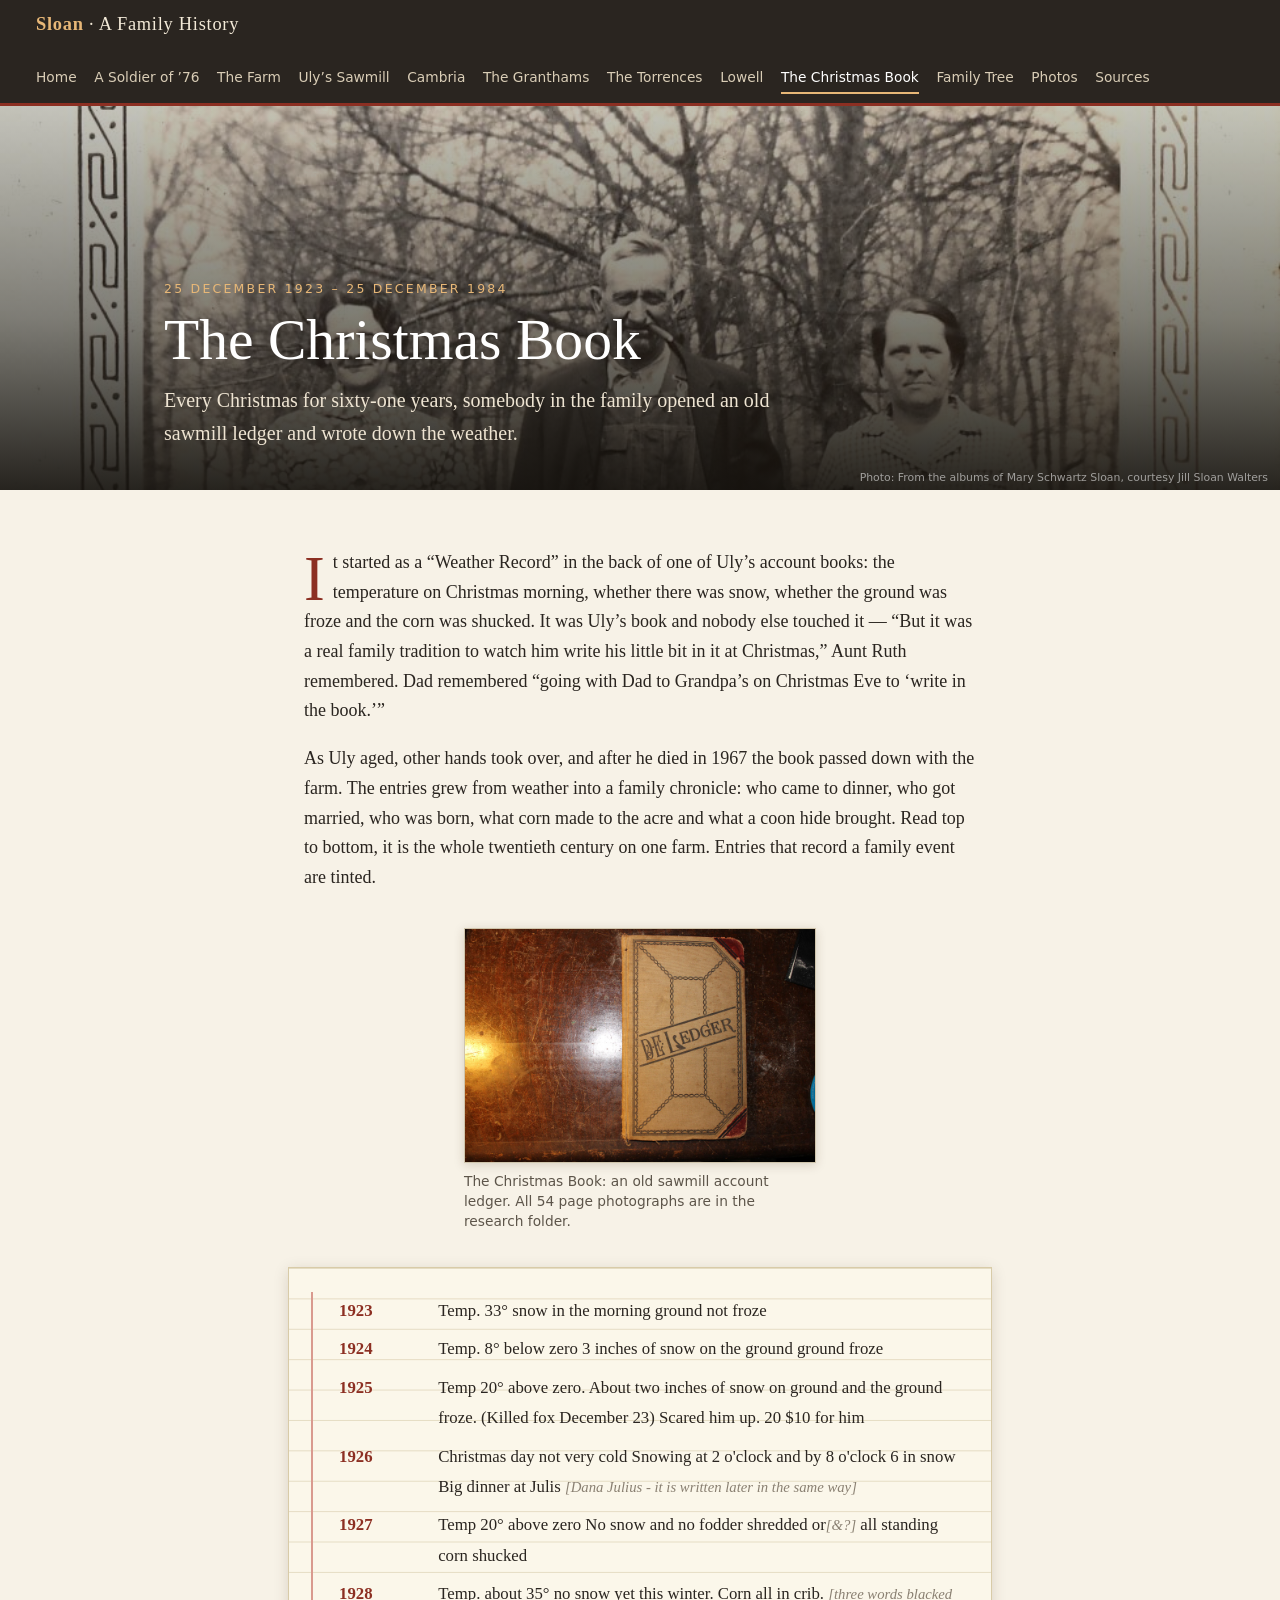
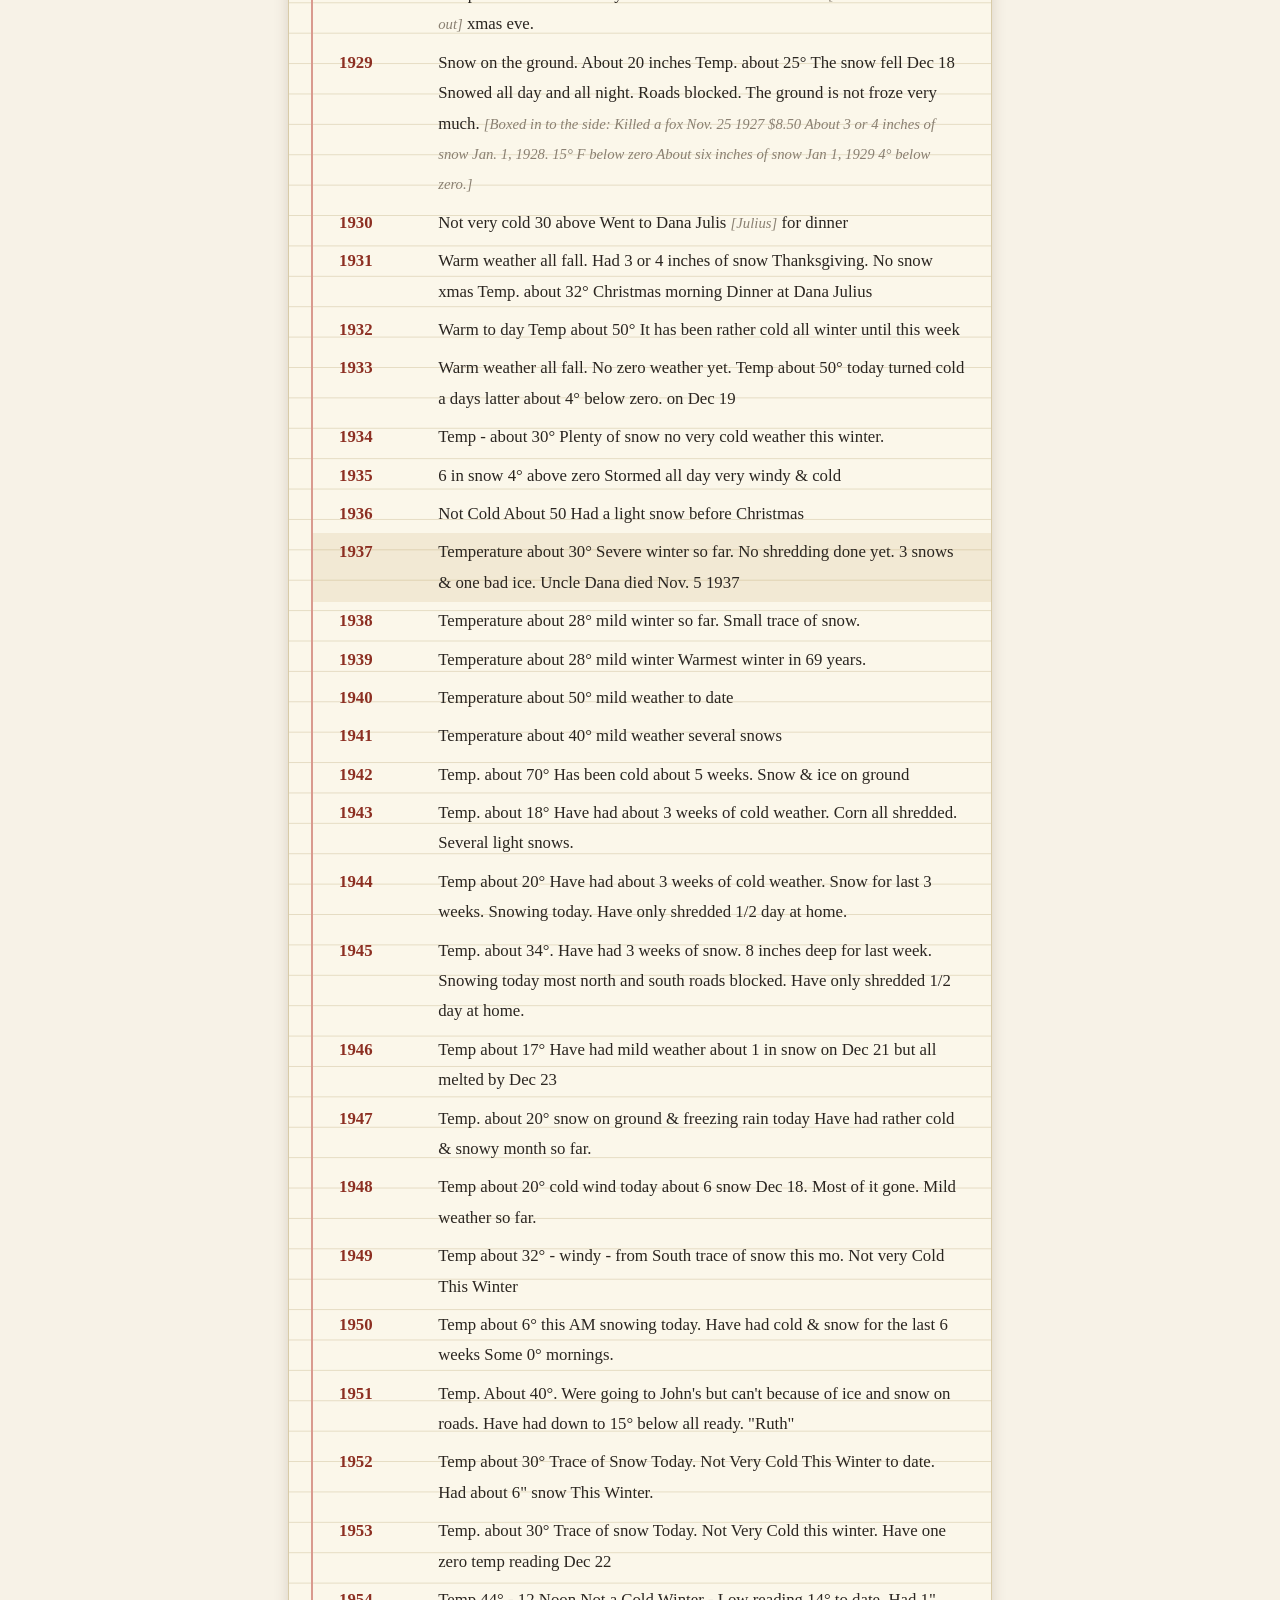
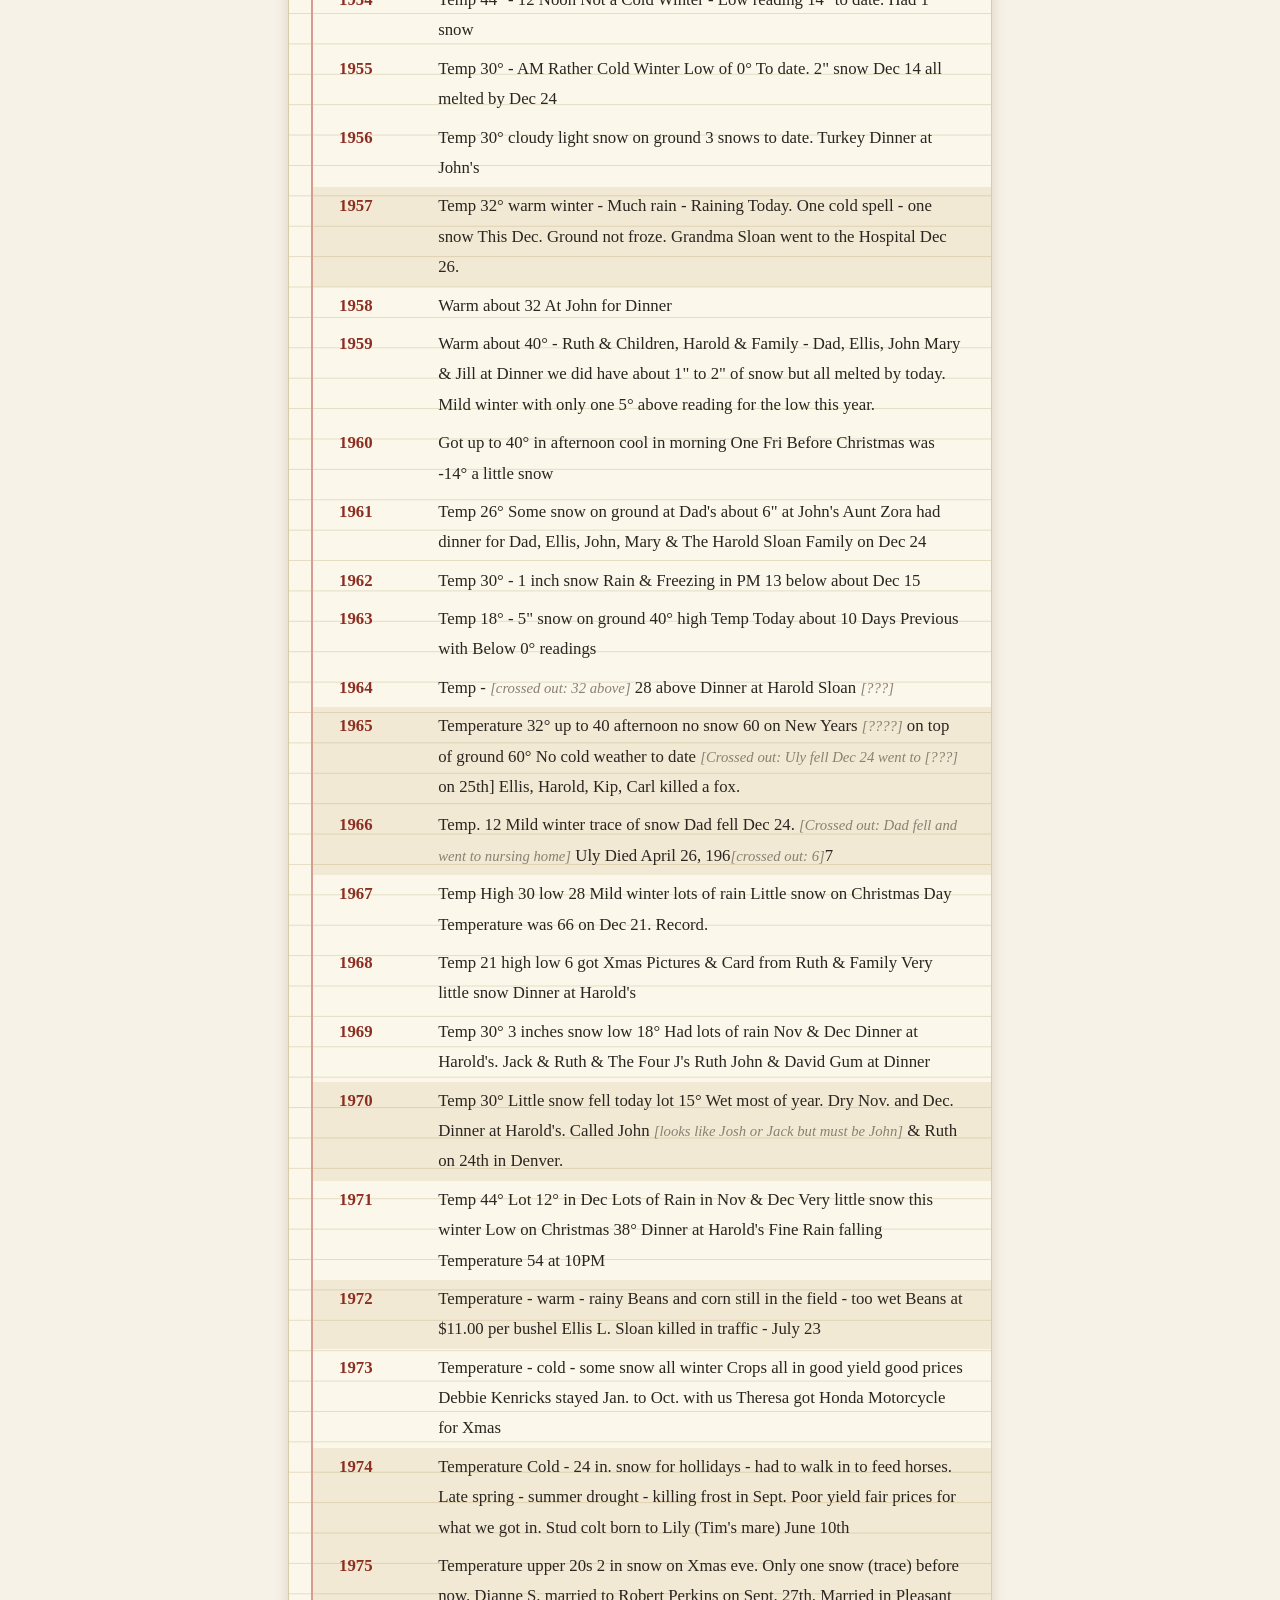
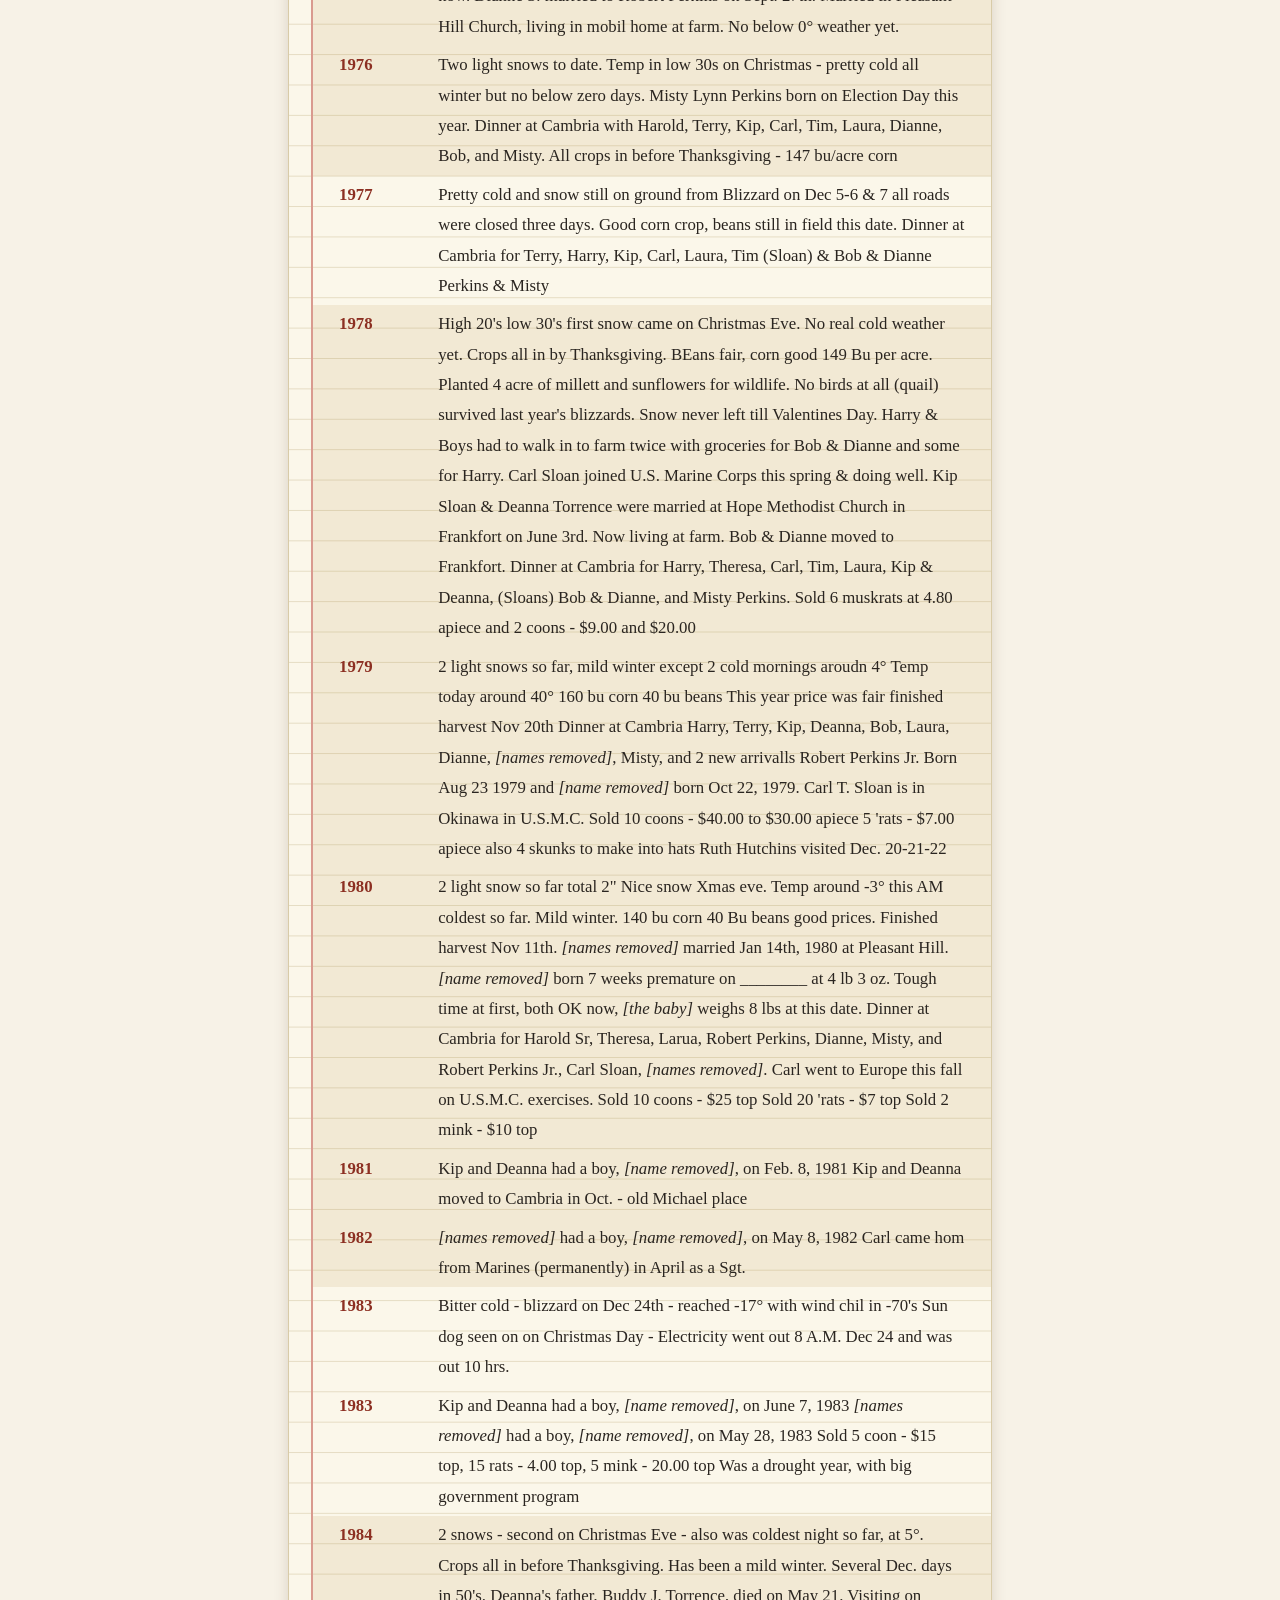
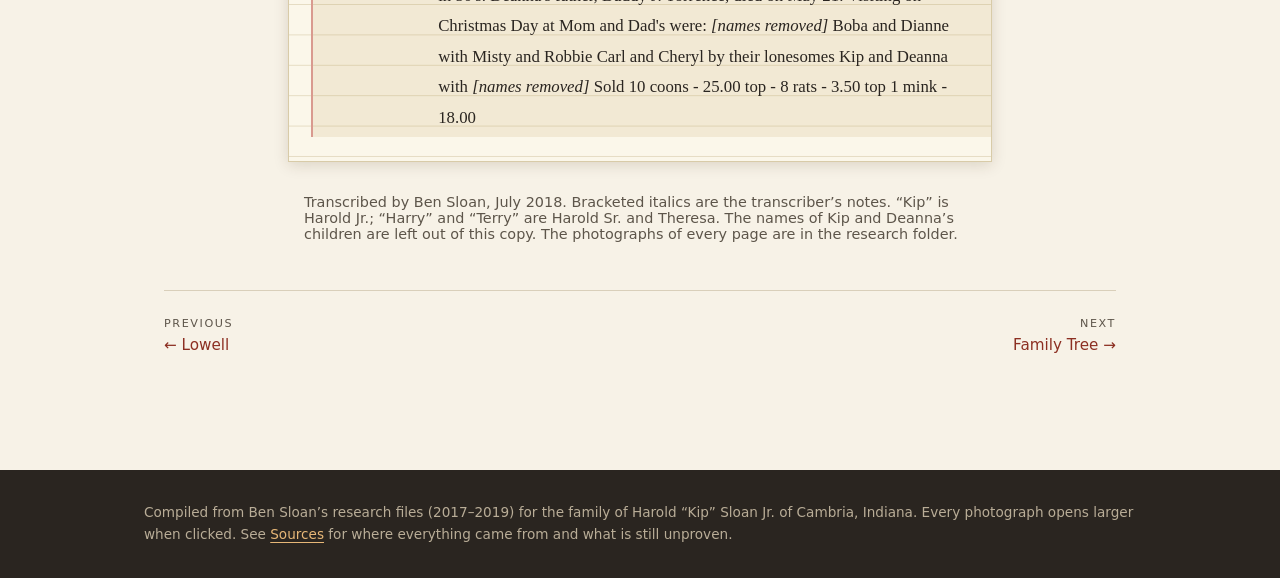
<file: christmas-book.html>
<!doctype html>
<html lang="en"><head><meta charset="utf-8"><meta name="robots" content="noindex, nofollow"><meta name="viewport" content="width=device-width, initial-scale=1">
<title>The Christmas Book · The Sloans of Cambria</title>
<link rel="stylesheet" href="css/style.css?v=1795552340"></head>
<body>
<div class="site-head"><div class="wrap"><a class="brand" href="index.html"><b>Sloan</b> · A Family History</a><nav class="site-nav"><a href="index.html">Home</a><a href="south-carolina.html">A Soldier of ’76</a><a href="pioneers.html">The Farm</a><a href="sawmill.html">Uly’s Sawmill</a><a href="cambria.html">Cambria</a><a href="grantham.html">The Granthams</a><a href="torrence.html">The Torrences</a><a href="lowell.html">Lowell</a><a href="christmas-book.html" class=on>The Christmas Book</a><a href="tree.html">Family Tree</a><a href="gallery.html">Photos</a><a href="sources.html">Sources</a></nav></div></div>
<header class="hero " style="background-image:url('img/uly-minnie-izora-1936.jpg');background-position:center 35%"><div class="inner"><p class="kicker">25 December 1923 – 25 December 1984</p><h1>The Christmas Book</h1><p class="lede">Every Christmas for sixty-one years, somebody in the family opened an old sawmill ledger and wrote down the weather.</p></div><span class="credit">Photo: From the albums of Mary Schwartz Sloan, courtesy Jill Sloan Walters</span></header>
<main><div class="article">
<p class="drop">It started as a “Weather Record” in the back of one of Uly’s account books: the temperature on Christmas morning, whether there was snow, whether the ground was froze and the corn was shucked. It was Uly’s book and nobody else touched it — “But it was a real family tradition to watch him write his little bit in it at Christmas,” Aunt Ruth remembered. Dad remembered “going with Dad to Grandpa’s on Christmas Eve to ‘write in the book.’”</p>

<p>As Uly aged, other hands took over, and after he died in 1967 the book passed down with the farm. The entries grew from weather into a family chronicle: who came to dinner, who got married, who was born, what corn made to the acre and what a coon hide brought. Read top to bottom, it is the whole twentieth century on one farm. Entries that record a family event are tinted.</p>

<figure class="small"><img src="img/christmas-book-cover.jpg" data-full="img/christmas-book-cover.jpg" alt="The Christmas Book: an old sawmill account ledger. All 54 page photographs are in the research folder." loading="lazy"><figcaption>The Christmas Book: an old sawmill account ledger. All 54 page photographs are in the research folder.</figcaption></figure>

<div class="ledger-book">
<div class="entry"><span class="y">1923</span><span>Temp. 33° snow in the morning ground not froze</span></div>
<div class="entry"><span class="y">1924</span><span>Temp. 8° below zero 3 inches of snow on the ground ground froze</span></div>
<div class="entry"><span class="y">1925</span><span>Temp 20° above zero. About two inches of snow on ground and the ground froze. (Killed fox December 23) Scared him up. 20 $10 for him</span></div>
<div class="entry"><span class="y">1926</span><span>Christmas day not very cold Snowing at 2 o&#x27;clock and by 8 o&#x27;clock 6 in snow Big dinner at Julis <i class="ed">[Dana Julius - it is written later in the same way]</i></span></div>
<div class="entry"><span class="y">1927</span><span>Temp 20° above zero No snow and no fodder shredded or<i class="ed">[&amp;?]</i> all standing corn shucked</span></div>
<div class="entry"><span class="y">1928</span><span>Temp. about 35° no snow yet this winter. Corn all in crib. <i class="ed">[three words blacked out]</i> xmas eve.</span></div>
<div class="entry"><span class="y">1929</span><span>Snow on the ground. About 20 inches Temp. about 25° The snow fell Dec 18 Snowed all day and all night. Roads blocked. The ground is not froze very much. <i class="ed">[Boxed in to the side: Killed a fox Nov. 25 1927 $8.50 About 3 or 4 inches of snow Jan. 1, 1928. 15° F below zero About six inches of snow Jan 1, 1929 4° below zero.]</i></span></div>
<div class="entry"><span class="y">1930</span><span>Not very cold 30 above Went to Dana Julis <i class="ed">[Julius]</i> for dinner</span></div>
<div class="entry"><span class="y">1931</span><span>Warm weather all fall. Had 3 or 4 inches of snow Thanksgiving. No snow xmas Temp. about 32° Christmas morning Dinner at Dana Julius</span></div>
<div class="entry"><span class="y">1932</span><span>Warm to day Temp about 50° It has been rather cold all winter until this week</span></div>
<div class="entry"><span class="y">1933</span><span>Warm weather all fall. No zero weather yet. Temp about 50° today turned cold a days latter about 4° below zero. on Dec 19</span></div>
<div class="entry"><span class="y">1934</span><span>Temp - about 30° Plenty of snow no very cold weather this winter.</span></div>
<div class="entry"><span class="y">1935</span><span>6 in snow 4° above zero Stormed all day very windy &amp; cold</span></div>
<div class="entry"><span class="y">1936</span><span>Not Cold About 50 Had a light snow before Christmas</span></div>
<div class="entry event"><span class="y">1937</span><span>Temperature about 30° Severe winter so far. No shredding done yet. 3 snows &amp; one bad ice. Uncle Dana died Nov. 5 1937</span></div>
<div class="entry"><span class="y">1938</span><span>Temperature about 28° mild winter so far. Small trace of snow.</span></div>
<div class="entry"><span class="y">1939</span><span>Temperature about 28° mild winter Warmest winter in 69 years.</span></div>
<div class="entry"><span class="y">1940</span><span>Temperature about 50° mild weather to date</span></div>
<div class="entry"><span class="y">1941</span><span>Temperature about 40° mild weather several snows</span></div>
<div class="entry"><span class="y">1942</span><span>Temp. about 70° Has been cold about 5 weeks. Snow &amp; ice on ground</span></div>
<div class="entry"><span class="y">1943</span><span>Temp. about 18° Have had about 3 weeks of cold weather. Corn all shredded. Several light snows.</span></div>
<div class="entry"><span class="y">1944</span><span>Temp about 20° Have had about 3 weeks of cold weather. Snow for last 3 weeks. Snowing today. Have only shredded 1/2 day at home.</span></div>
<div class="entry"><span class="y">1945</span><span>Temp. about 34°. Have had 3 weeks of snow. 8 inches deep for last week. Snowing today most north and south roads blocked. Have only shredded 1/2 day at home.</span></div>
<div class="entry"><span class="y">1946</span><span>Temp about 17° Have had mild weather about 1 in snow on Dec 21 but all melted by Dec 23</span></div>
<div class="entry"><span class="y">1947</span><span>Temp. about 20° snow on ground &amp; freezing rain today Have had rather cold &amp; snowy month so far.</span></div>
<div class="entry"><span class="y">1948</span><span>Temp about 20° cold wind today about 6 snow Dec 18. Most of it gone. Mild weather so far.</span></div>
<div class="entry"><span class="y">1949</span><span>Temp about 32° - windy - from South trace of snow this mo. Not very Cold This Winter</span></div>
<div class="entry"><span class="y">1950</span><span>Temp about 6° this AM snowing today. Have had cold &amp; snow for the last 6 weeks Some 0° mornings.</span></div>
<div class="entry"><span class="y">1951</span><span>Temp. About 40°. Were going to John&#x27;s but can&#x27;t because of ice and snow on roads. Have had down to 15° below all ready. &quot;Ruth&quot;</span></div>
<div class="entry"><span class="y">1952</span><span>Temp about 30° Trace of Snow Today. Not Very Cold This Winter to date. Had about 6&quot; snow This Winter.</span></div>
<div class="entry"><span class="y">1953</span><span>Temp. about 30° Trace of snow Today. Not Very Cold this winter. Have one zero temp reading Dec 22</span></div>
<div class="entry"><span class="y">1954</span><span>Temp 44° - 12 Noon Not a Cold Winter - Low reading 14° to date. Had 1&quot; snow</span></div>
<div class="entry"><span class="y">1955</span><span>Temp 30° - AM Rather Cold Winter Low of 0° To date. 2&quot; snow Dec 14 all melted by Dec 24</span></div>
<div class="entry"><span class="y">1956</span><span>Temp 30° cloudy light snow on ground 3 snows to date. Turkey Dinner at John&#x27;s</span></div>
<div class="entry event"><span class="y">1957</span><span>Temp 32° warm winter - Much rain - Raining Today. One cold spell - one snow This Dec. Ground not froze. Grandma Sloan went to the Hospital Dec 26.</span></div>
<div class="entry"><span class="y">1958</span><span>Warm about 32 At John for Dinner</span></div>
<div class="entry"><span class="y">1959</span><span>Warm about 40° - Ruth &amp; Children, Harold &amp; Family - Dad, Ellis, John Mary &amp; Jill at Dinner we did have about 1&quot; to 2&quot; of snow but all melted by today. Mild winter with only one 5° above reading for the low this year.</span></div>
<div class="entry"><span class="y">1960</span><span>Got up to 40° in afternoon cool in morning One Fri Before Christmas was -14° a little snow</span></div>
<div class="entry"><span class="y">1961</span><span>Temp 26° Some snow on ground at Dad&#x27;s about 6&quot; at John&#x27;s Aunt Zora had dinner for Dad, Ellis, John, Mary &amp; The Harold Sloan Family on Dec 24</span></div>
<div class="entry"><span class="y">1962</span><span>Temp 30° - 1 inch snow Rain &amp; Freezing in PM 13 below about Dec 15</span></div>
<div class="entry"><span class="y">1963</span><span>Temp 18° - 5&quot; snow on ground 40° high Temp Today about 10 Days Previous with Below 0° readings</span></div>
<div class="entry"><span class="y">1964</span><span>Temp - <i class="ed">[crossed out: 32 above]</i> 28 above Dinner at Harold Sloan <i class="ed">[???]</i></span></div>
<div class="entry event"><span class="y">1965</span><span>Temperature 32° up to 40 afternoon no snow 60 on New Years <i class="ed">[????]</i> on top of ground 60° No cold weather to date <i class="ed">[Crossed out: Uly fell Dec 24 went to [???]</i> on 25th] Ellis, Harold, Kip, Carl killed a fox.</span></div>
<div class="entry event"><span class="y">1966</span><span>Temp. 12 Mild winter trace of snow Dad fell Dec 24. <i class="ed">[Crossed out: Dad fell and went to nursing home]</i> Uly Died April 26, 196<i class="ed">[crossed out: 6]</i>7</span></div>
<div class="entry"><span class="y">1967</span><span>Temp High 30 low 28 Mild winter lots of rain Little snow on Christmas Day Temperature was 66 on Dec 21. Record.</span></div>
<div class="entry"><span class="y">1968</span><span>Temp 21 high low 6 got Xmas Pictures &amp; Card from Ruth &amp; Family Very little snow Dinner at Harold&#x27;s</span></div>
<div class="entry"><span class="y">1969</span><span>Temp 30° 3 inches snow low 18° Had lots of rain Nov &amp; Dec Dinner at Harold&#x27;s. Jack &amp; Ruth &amp; The Four J&#x27;s Ruth John &amp; David Gum at Dinner</span></div>
<div class="entry event"><span class="y">1970</span><span>Temp 30° Little snow fell today lot 15° Wet most of year. Dry Nov. and Dec. Dinner at Harold&#x27;s. Called John <i class="ed">[looks like Josh or Jack but must be John]</i> &amp; Ruth on 24th in Denver.</span></div>
<div class="entry"><span class="y">1971</span><span>Temp 44° Lot 12° in Dec Lots of Rain in Nov &amp; Dec Very little snow this winter Low on Christmas 38° Dinner at Harold&#x27;s Fine Rain falling Temperature 54 at 10PM</span></div>
<div class="entry event"><span class="y">1972</span><span>Temperature - warm - rainy Beans and corn still in the field - too wet Beans at $11.00 per bushel Ellis L. Sloan killed in traffic - July 23</span></div>
<div class="entry"><span class="y">1973</span><span>Temperature - cold - some snow all winter Crops all in good yield good prices Debbie Kenricks stayed Jan. to Oct. with us Theresa got Honda Motorcycle for Xmas</span></div>
<div class="entry event"><span class="y">1974</span><span>Temperature Cold - 24 in. snow for hollidays - had to walk in to feed horses. Late spring - summer drought - killing frost in Sept. Poor yield fair prices for what we got in. Stud colt born to Lily (Tim&#x27;s mare) June 10th</span></div>
<div class="entry event"><span class="y">1975</span><span>Temperature upper 20s 2 in snow on Xmas eve. Only one snow (trace) before now. Dianne S. married to Robert Perkins on Sept. 27th. Married in Pleasant Hill Church, living in mobil home at farm. No below 0° weather yet.</span></div>
<div class="entry event"><span class="y">1976</span><span>Two light snows to date. Temp in low 30s on Christmas - pretty cold all winter but no below zero days. Misty Lynn Perkins born on Election Day this year. Dinner at Cambria with Harold, Terry, Kip, Carl, Tim, Laura, Dianne, Bob, and Misty. All crops in before Thanksgiving - 147 bu/acre corn</span></div>
<div class="entry"><span class="y">1977</span><span>Pretty cold and snow still on ground from Blizzard on Dec 5-6 &amp; 7 all roads were closed three days. Good corn crop, beans still in field this date. Dinner at Cambria for Terry, Harry, Kip, Carl, Laura, Tim (Sloan) &amp; Bob &amp; Dianne Perkins &amp; Misty</span></div>
<div class="entry event"><span class="y">1978</span><span>High 20&#x27;s low 30&#x27;s first snow came on Christmas Eve. No real cold weather yet. Crops all in by Thanksgiving. BEans fair, corn good 149 Bu per acre. Planted 4 acre of millett and sunflowers for wildlife. No birds at all (quail) survived last year&#x27;s blizzards. Snow never left till Valentines Day. Harry &amp; Boys had to walk in to farm twice with groceries for Bob &amp; Dianne and some for Harry. Carl Sloan joined U.S. Marine Corps this spring &amp; doing well. Kip Sloan &amp; Deanna Torrence were married at Hope Methodist Church in Frankfort on June 3rd. Now living at farm. Bob &amp; Dianne moved to Frankfort. Dinner at Cambria for Harry, Theresa, Carl, Tim, Laura, Kip &amp; Deanna, (Sloans) Bob &amp; Dianne, and Misty Perkins. Sold 6 muskrats at 4.80 apiece and 2 coons - $9.00 and $20.00</span></div>
<div class="entry event"><span class="y">1979</span><span>2 light snows so far, mild winter except 2 cold mornings aroudn 4° Temp today around 40° 160 bu corn 40 bu beans This year price was fair finished harvest Nov 20th Dinner at Cambria Harry, Terry, Kip, Deanna, Bob, Laura, Dianne, <i>[names removed]</i>, Misty, and 2 new arrivalls Robert Perkins Jr. Born Aug 23 1979 and <i>[name removed]</i> born Oct 22, 1979. Carl T. Sloan is in Okinawa in U.S.M.C. Sold 10 coons - $40.00 to $30.00 apiece 5 &#x27;rats - $7.00 apiece also 4 skunks to make into hats Ruth Hutchins visited Dec. 20-21-22</span></div>
<div class="entry event"><span class="y">1980</span><span>2 light snow so far total 2&quot; Nice snow Xmas eve. Temp around -3° this AM coldest so far. Mild winter. 140 bu corn 40 Bu beans good prices. Finished harvest Nov 11th. <i>[names removed]</i> married Jan 14th, 1980 at Pleasant Hill. <i>[name removed]</i> born 7 weeks premature on ________ at 4 lb 3 oz. Tough time at first, both OK now, <i>[the baby]</i> weighs 8 lbs at this date. Dinner at Cambria for Harold Sr, Theresa, Larua, Robert Perkins, Dianne, Misty, and Robert Perkins Jr., Carl Sloan, <i>[names removed]</i>. Carl went to Europe this fall on U.S.M.C. exercises. Sold 10 coons - $25 top Sold 20 &#x27;rats - $7 top Sold 2 mink - $10 top</span></div>
<div class="entry event"><span class="y">1981</span><span>Kip and Deanna had a boy, <i>[name removed]</i>, on Feb. 8, 1981 Kip and Deanna moved to Cambria in Oct. - old Michael place</span></div>
<div class="entry event"><span class="y">1982</span><span><i>[names removed]</i> had a boy, <i>[name removed]</i>, on May 8, 1982 Carl came hom from Marines (permanently) in April as a Sgt.</span></div>
<div class="entry"><span class="y">1983</span><span>Bitter cold - blizzard on Dec 24th - reached -17° with wind chil in -70&#x27;s Sun dog seen on on Christmas Day - Electricity went out 8 A.M. Dec 24 and was out 10 hrs.</span></div>
<div class="entry"><span class="y">1983</span><span>Kip and Deanna had a boy, <i>[name removed]</i>, on June 7, 1983 <i>[names removed]</i> had a boy, <i>[name removed]</i>, on May 28, 1983 Sold 5 coon - $15 top, 15 rats - 4.00 top, 5 mink - 20.00 top Was a drought year, with big government program</span></div>
<div class="entry event"><span class="y">1984</span><span>2 snows - second on Christmas Eve - also was coldest night so far, at 5°. Crops all in before Thanksgiving. Has been a mild winter. Several Dec. days in 50&#x27;s. Deanna&#x27;s father, Buddy J. Torrence, died on May 21. Visiting on Christmas Day at Mom and Dad&#x27;s were: <i>[names removed]</i> Boba and Dianne with Misty and Robbie Carl and Cheryl by their lonesomes Kip and Deanna with <i>[names removed]</i> Sold 10 coons - 25.00 top - 8 rats - 3.50 top 1 mink - 18.00</span></div>
</div>

<p style="font:.9rem var(--sans);color:var(--ink-soft)">Transcribed by Ben Sloan, July 2018. Bracketed italics are the transcriber’s notes. “Kip” is Harold Jr.; “Harry” and “Terry” are Harold Sr. and Theresa. The names of Kip and Deanna’s children are left out of this copy. The photographs of every page are in the research folder.</p>

<nav class="nextprev"><a href="lowell.html"><span>Previous</span>← Lowell</a><a href="tree.html" style="text-align:right"><span>Next</span>Family Tree →</a></nav>
</div></main>
<footer class="site-foot"><div class="wrap">Compiled from Ben Sloan’s research files (2017–2019) for the family of Harold “Kip” Sloan Jr. of Cambria, Indiana.
Every photograph opens larger when clicked. See <a href="sources.html">Sources</a> for where everything came from and what is still unproven.</div></footer>
<script src="js/site.js?v=1795552340"></script>
</body></html>
</file>
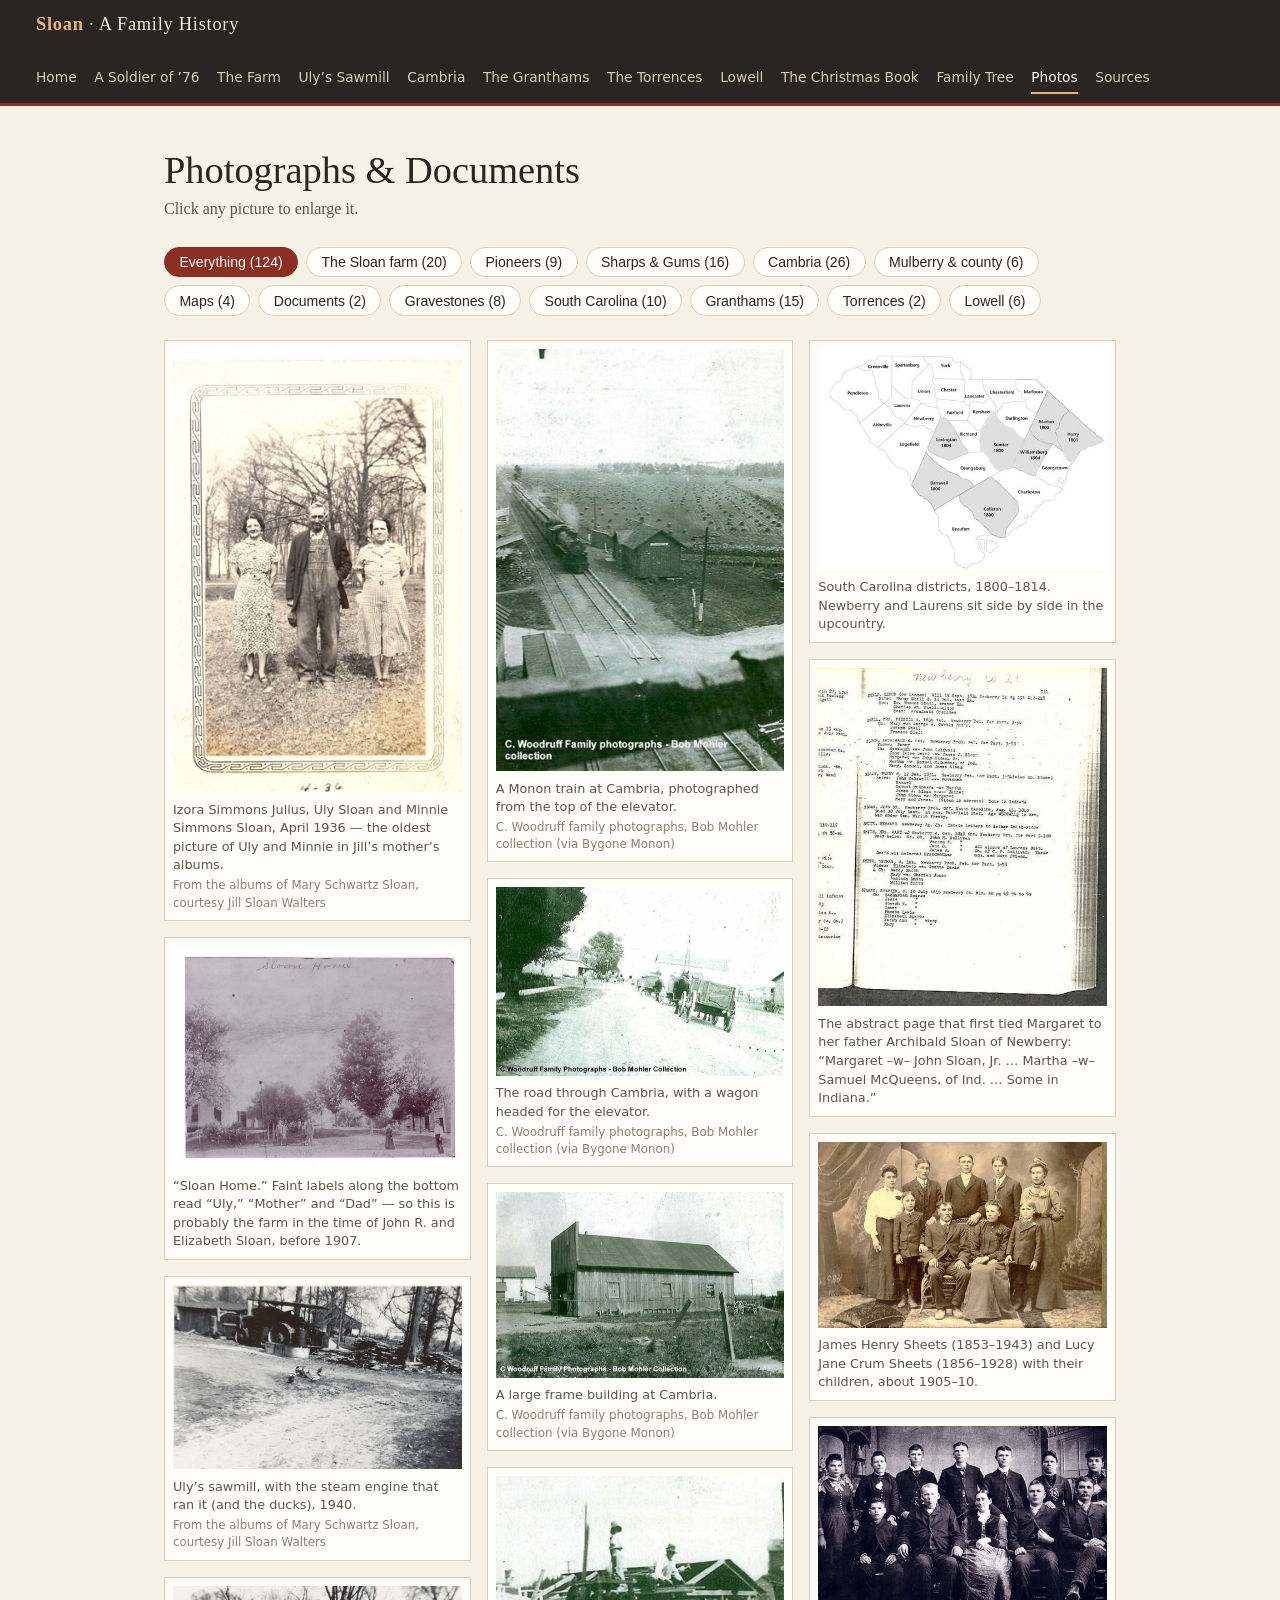
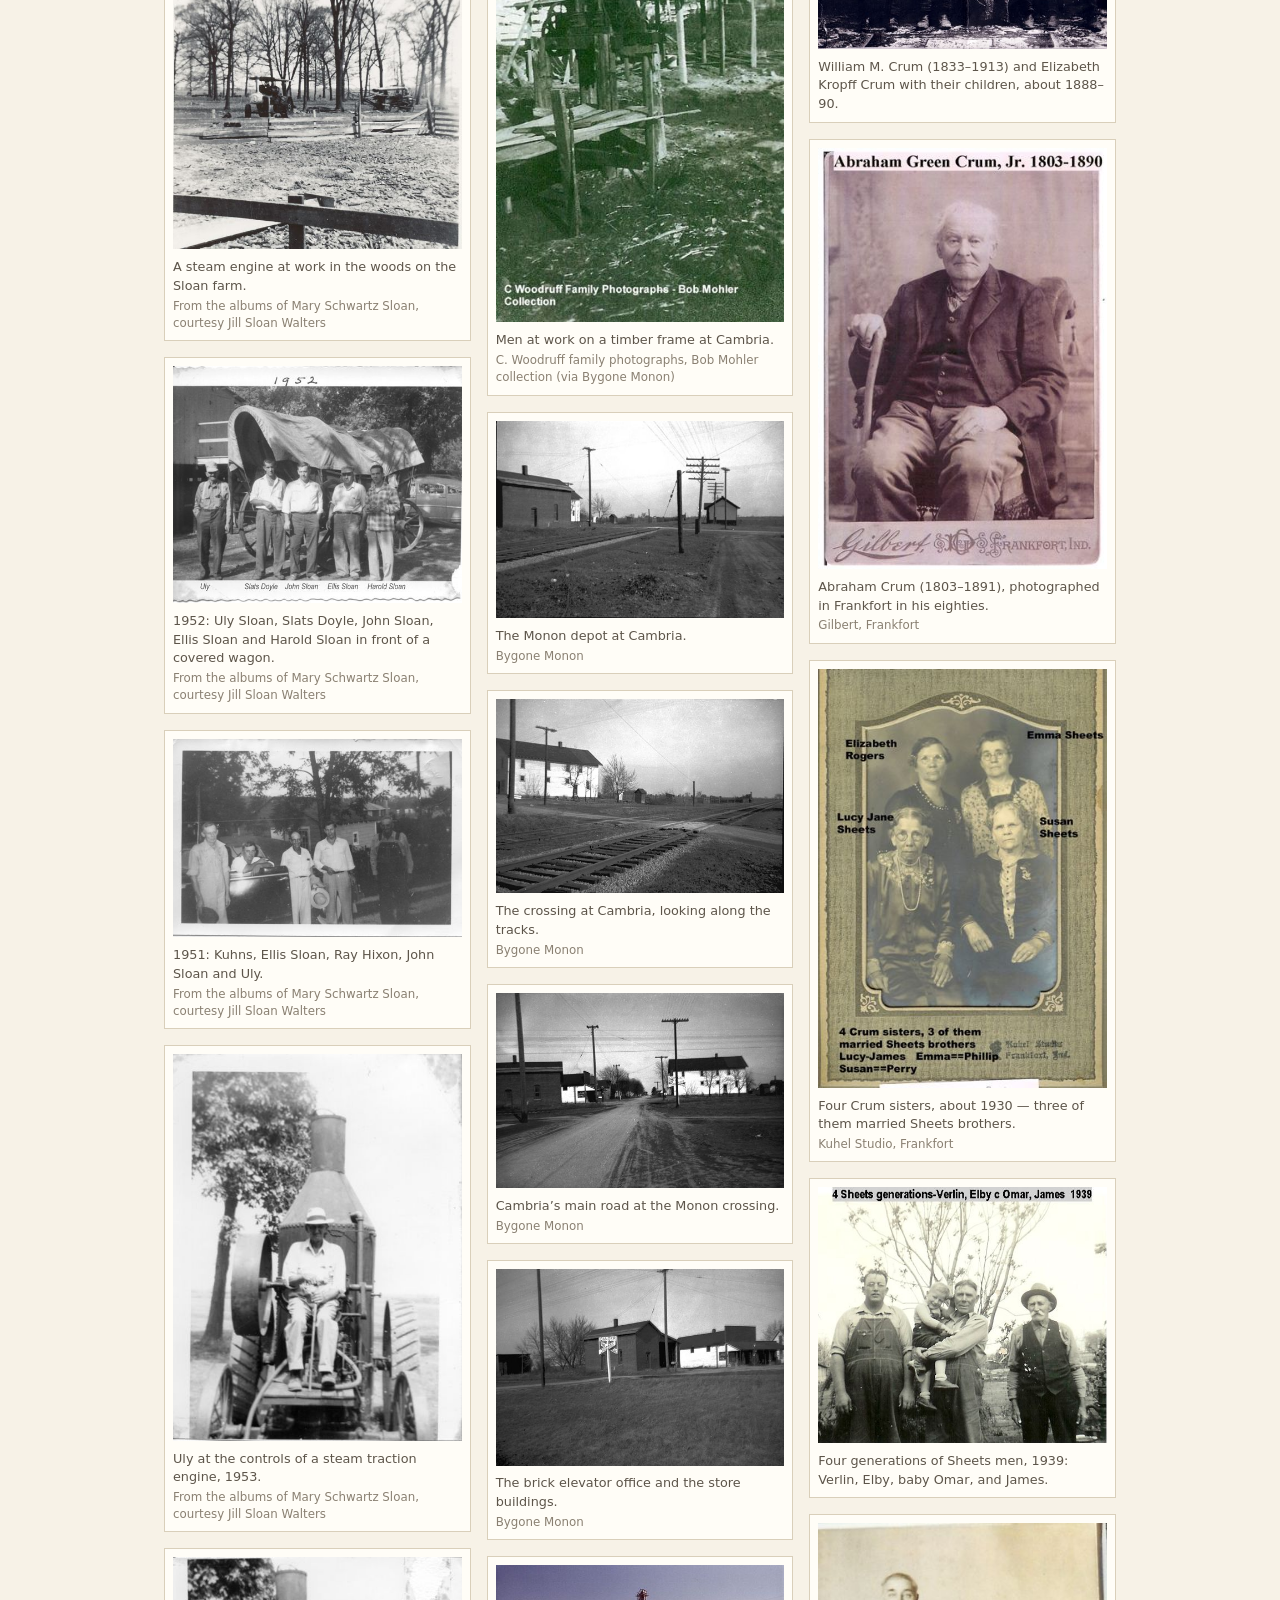
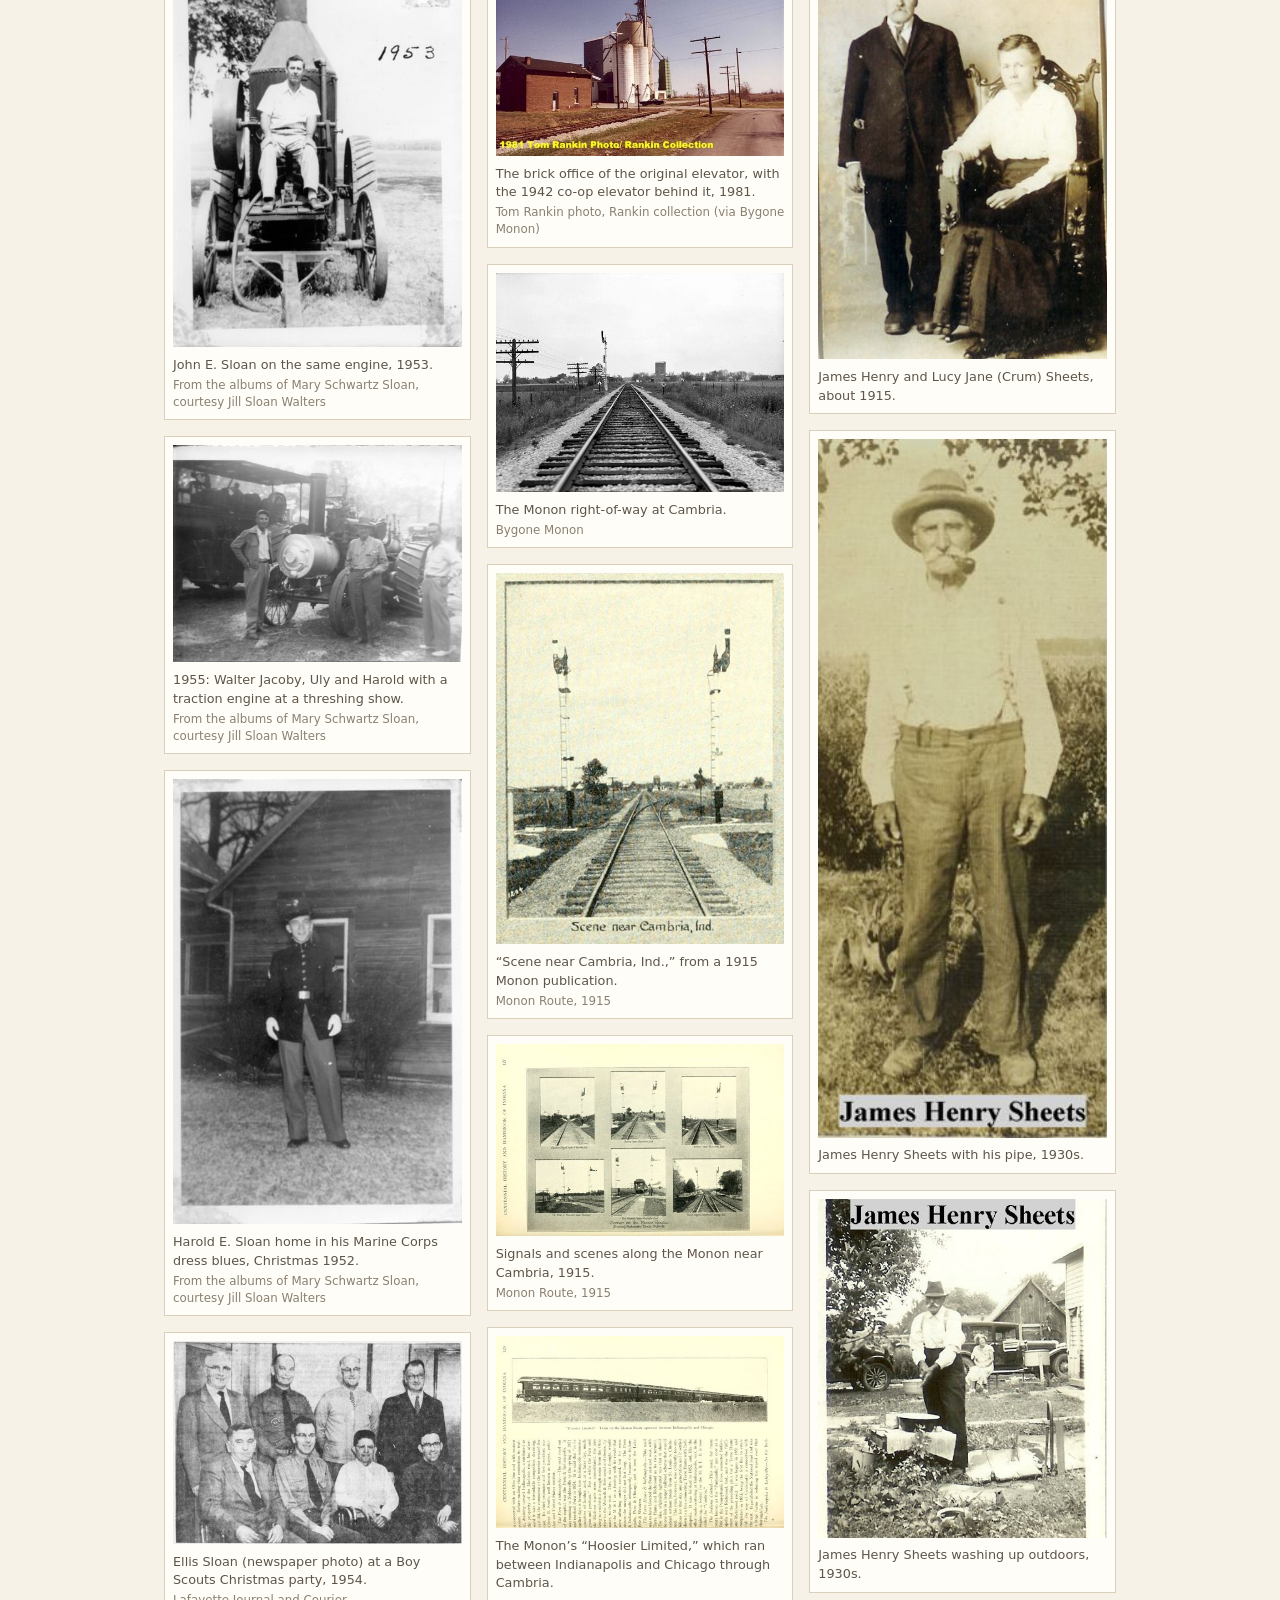
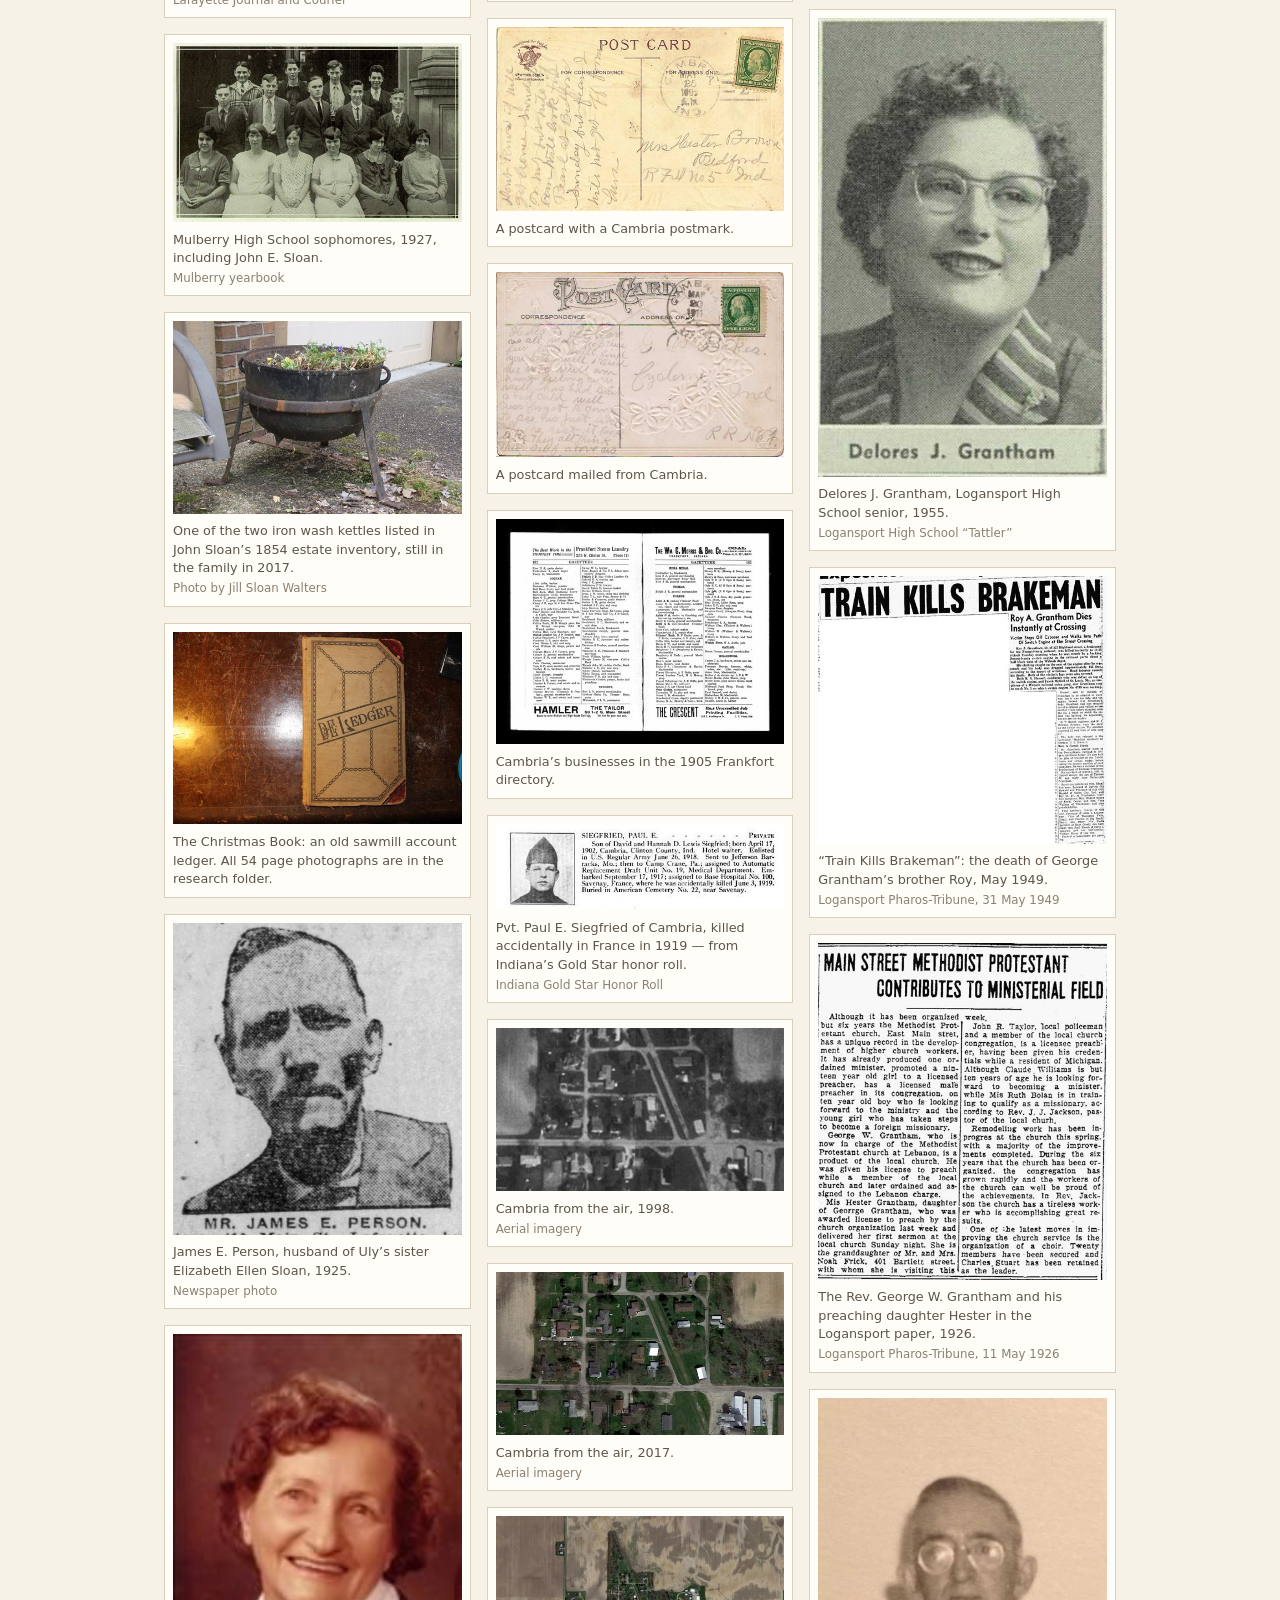
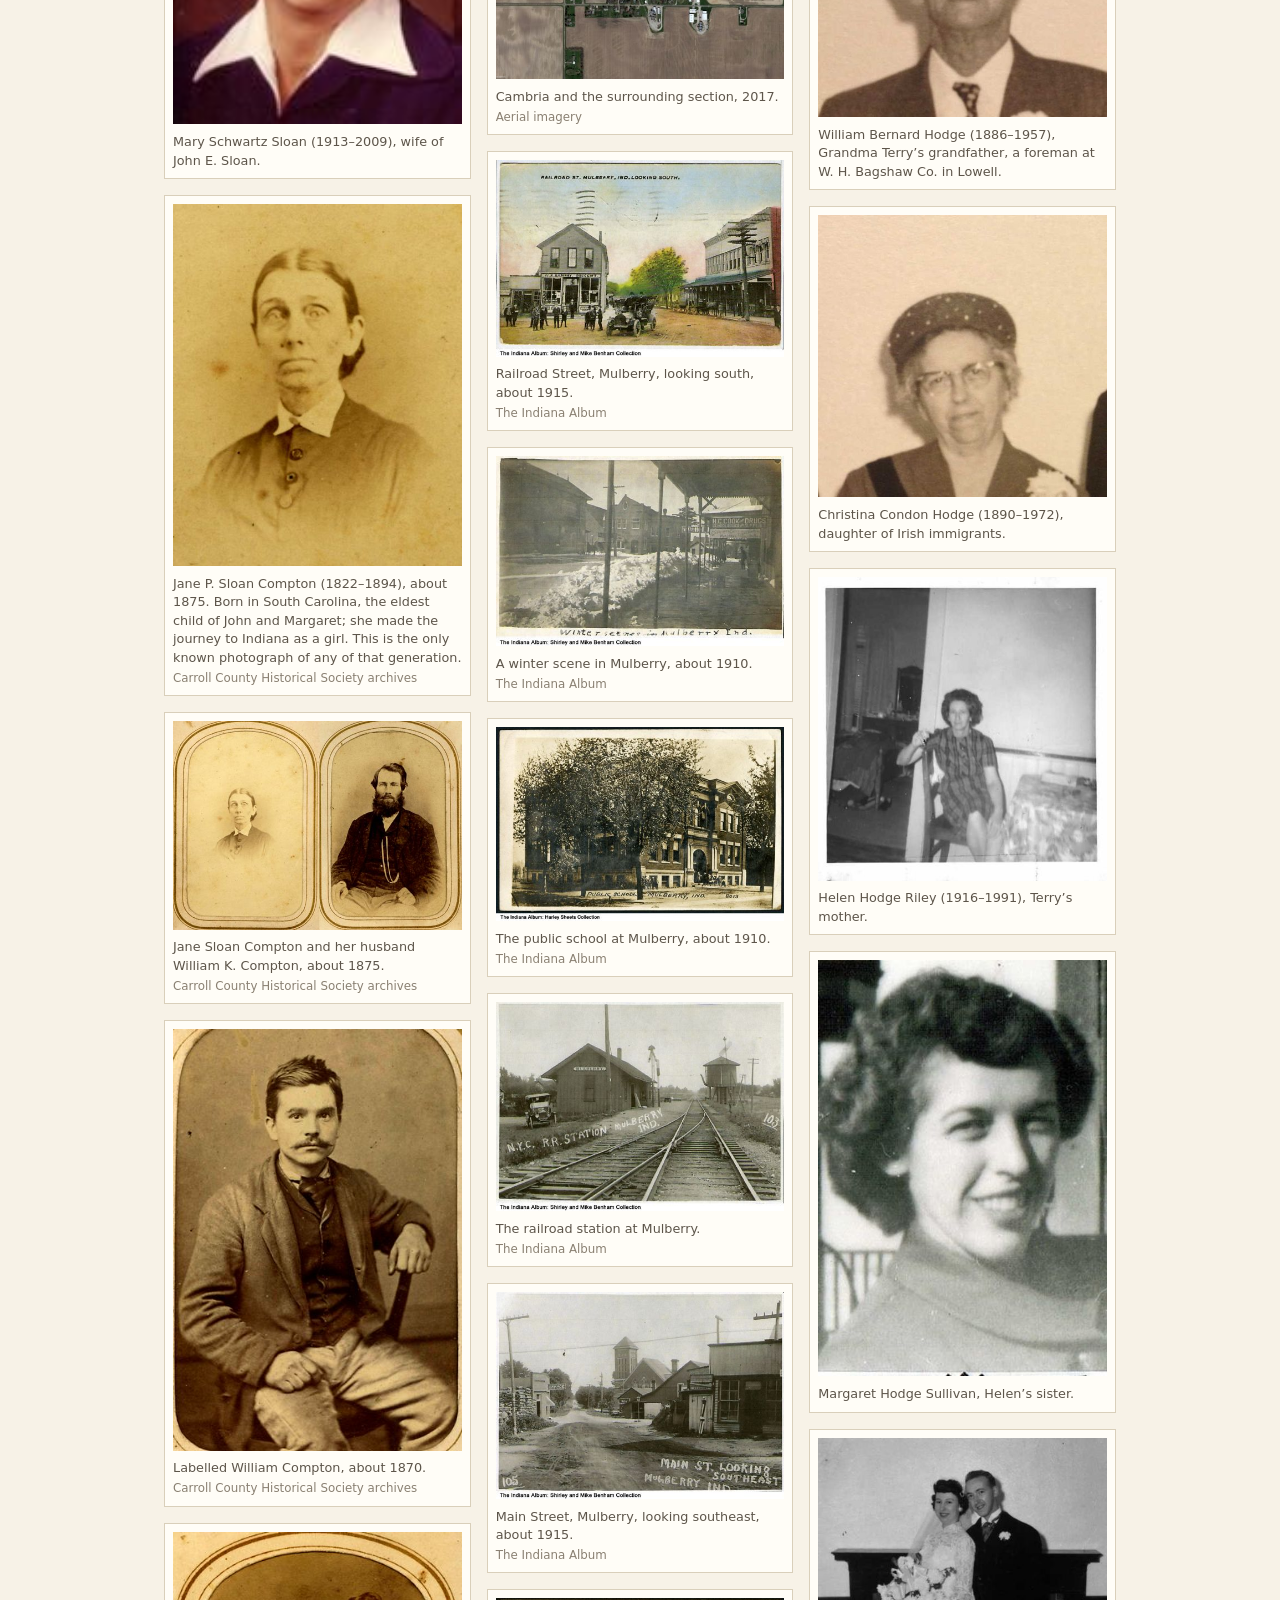
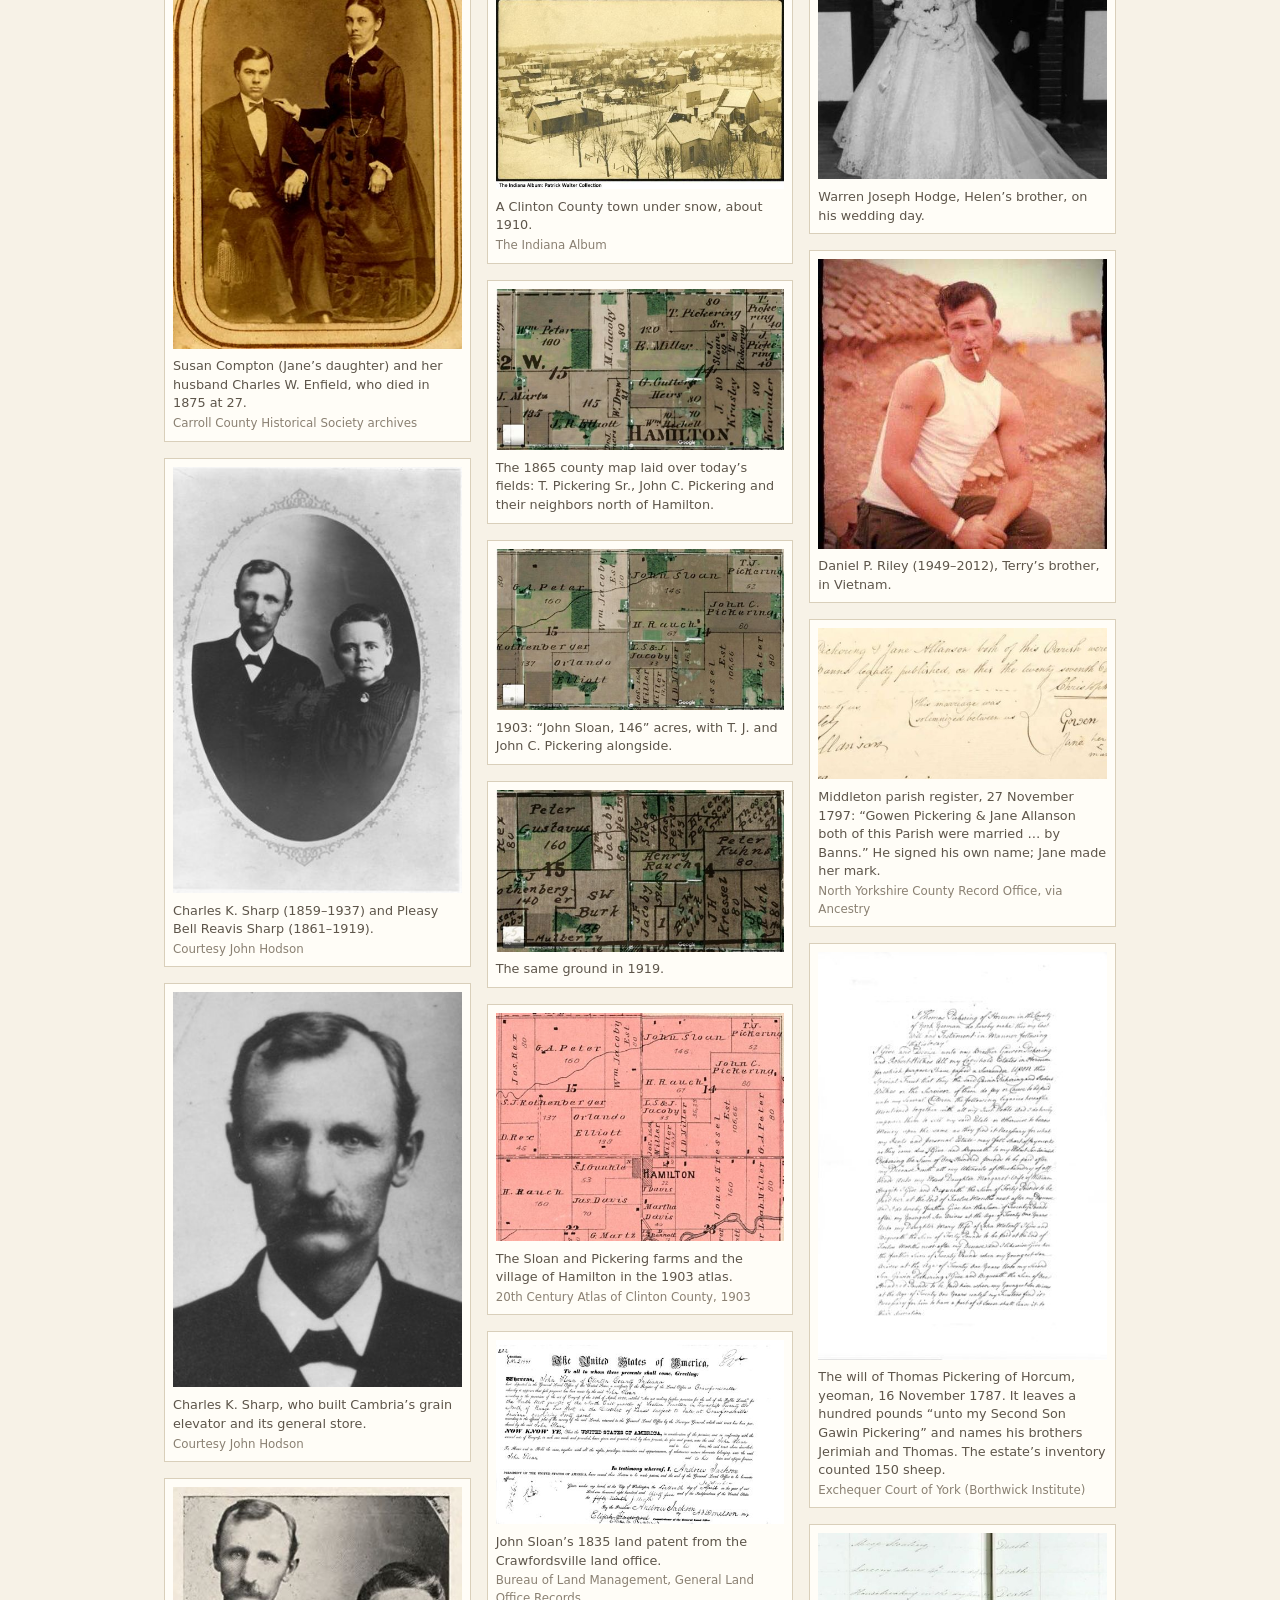
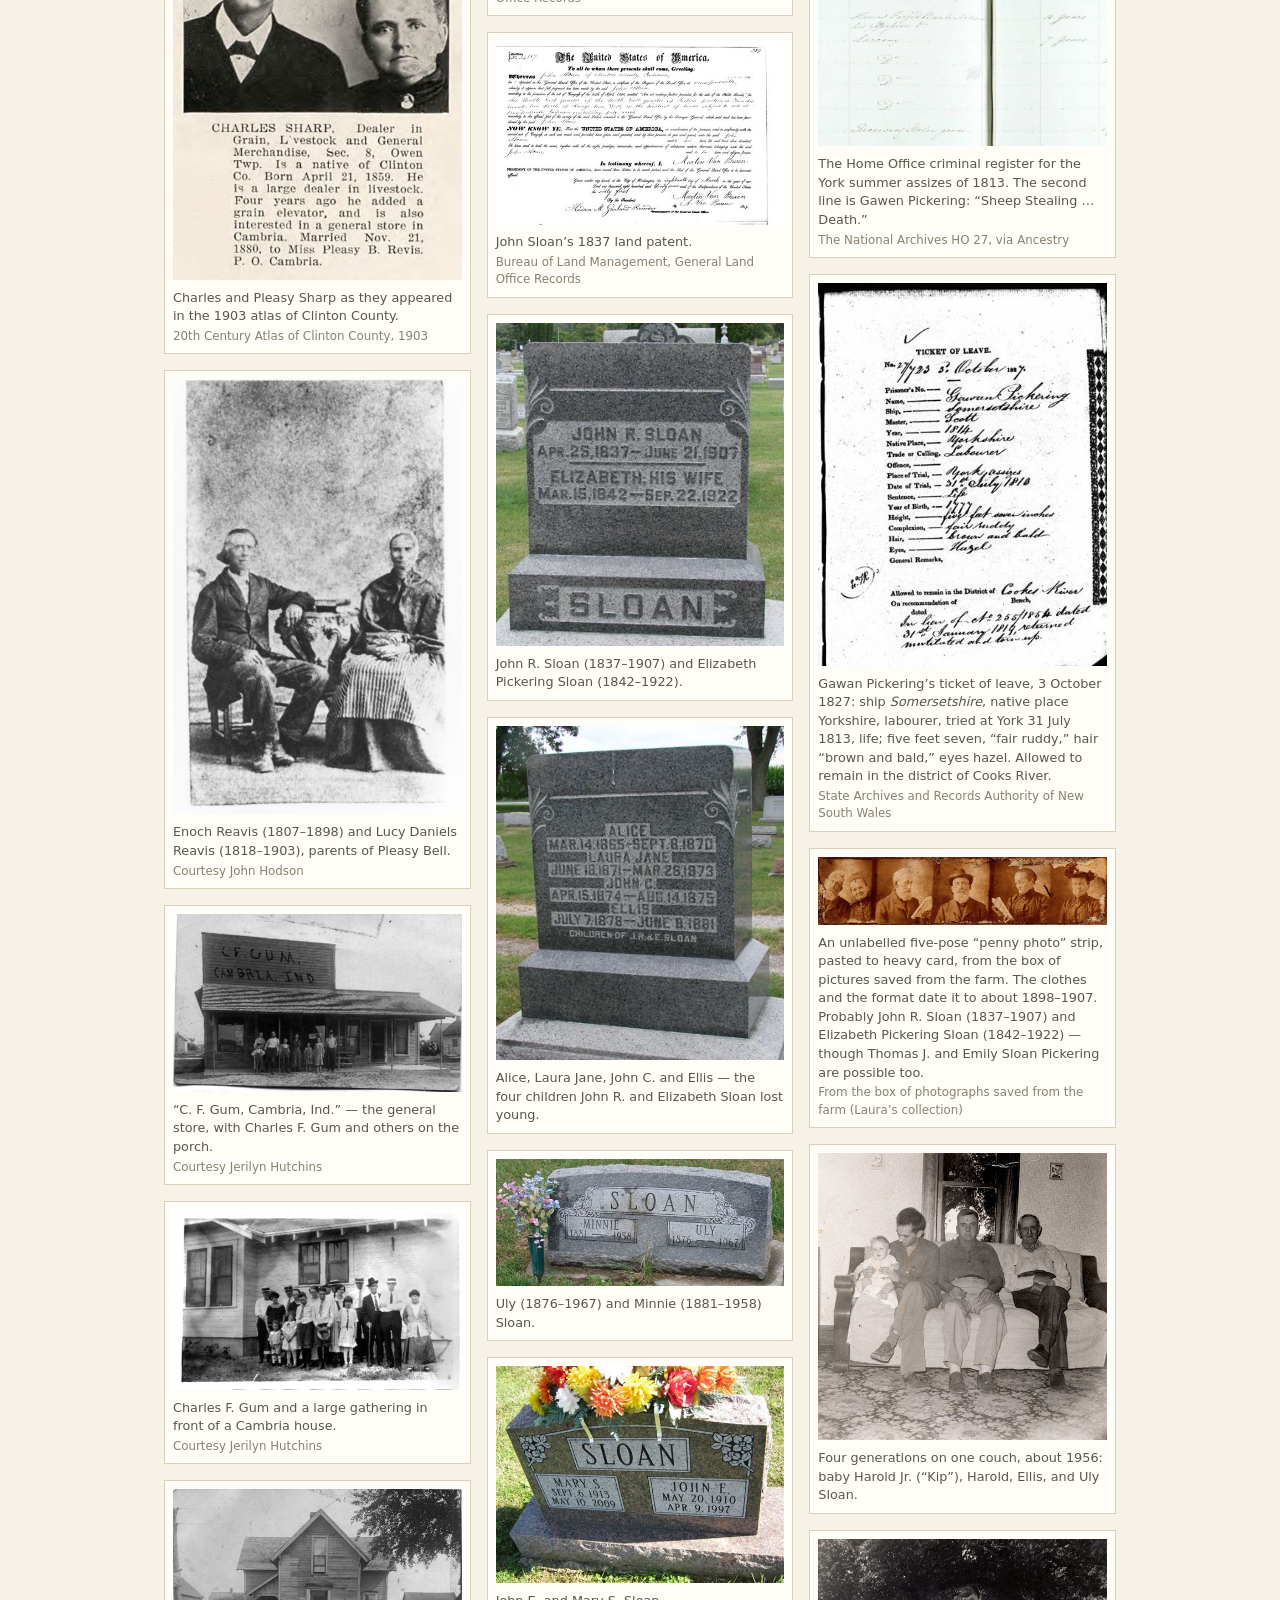
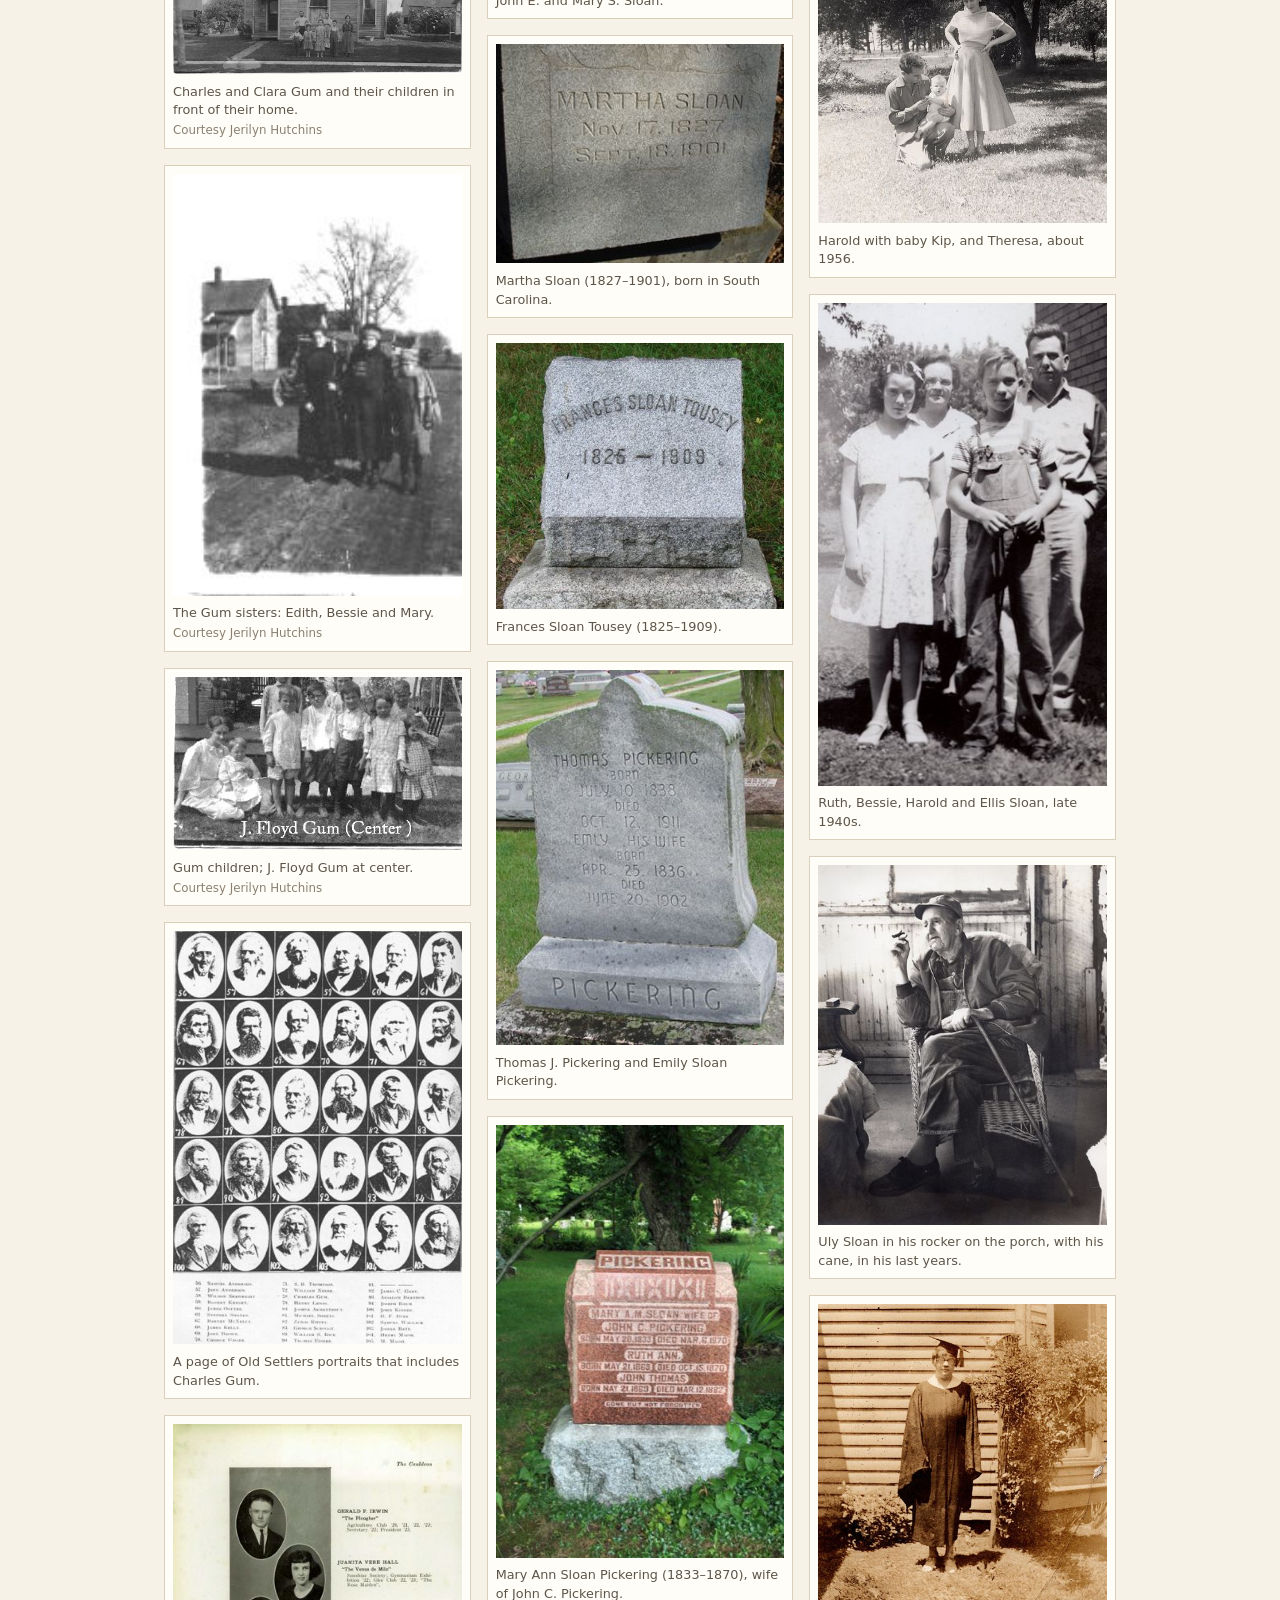
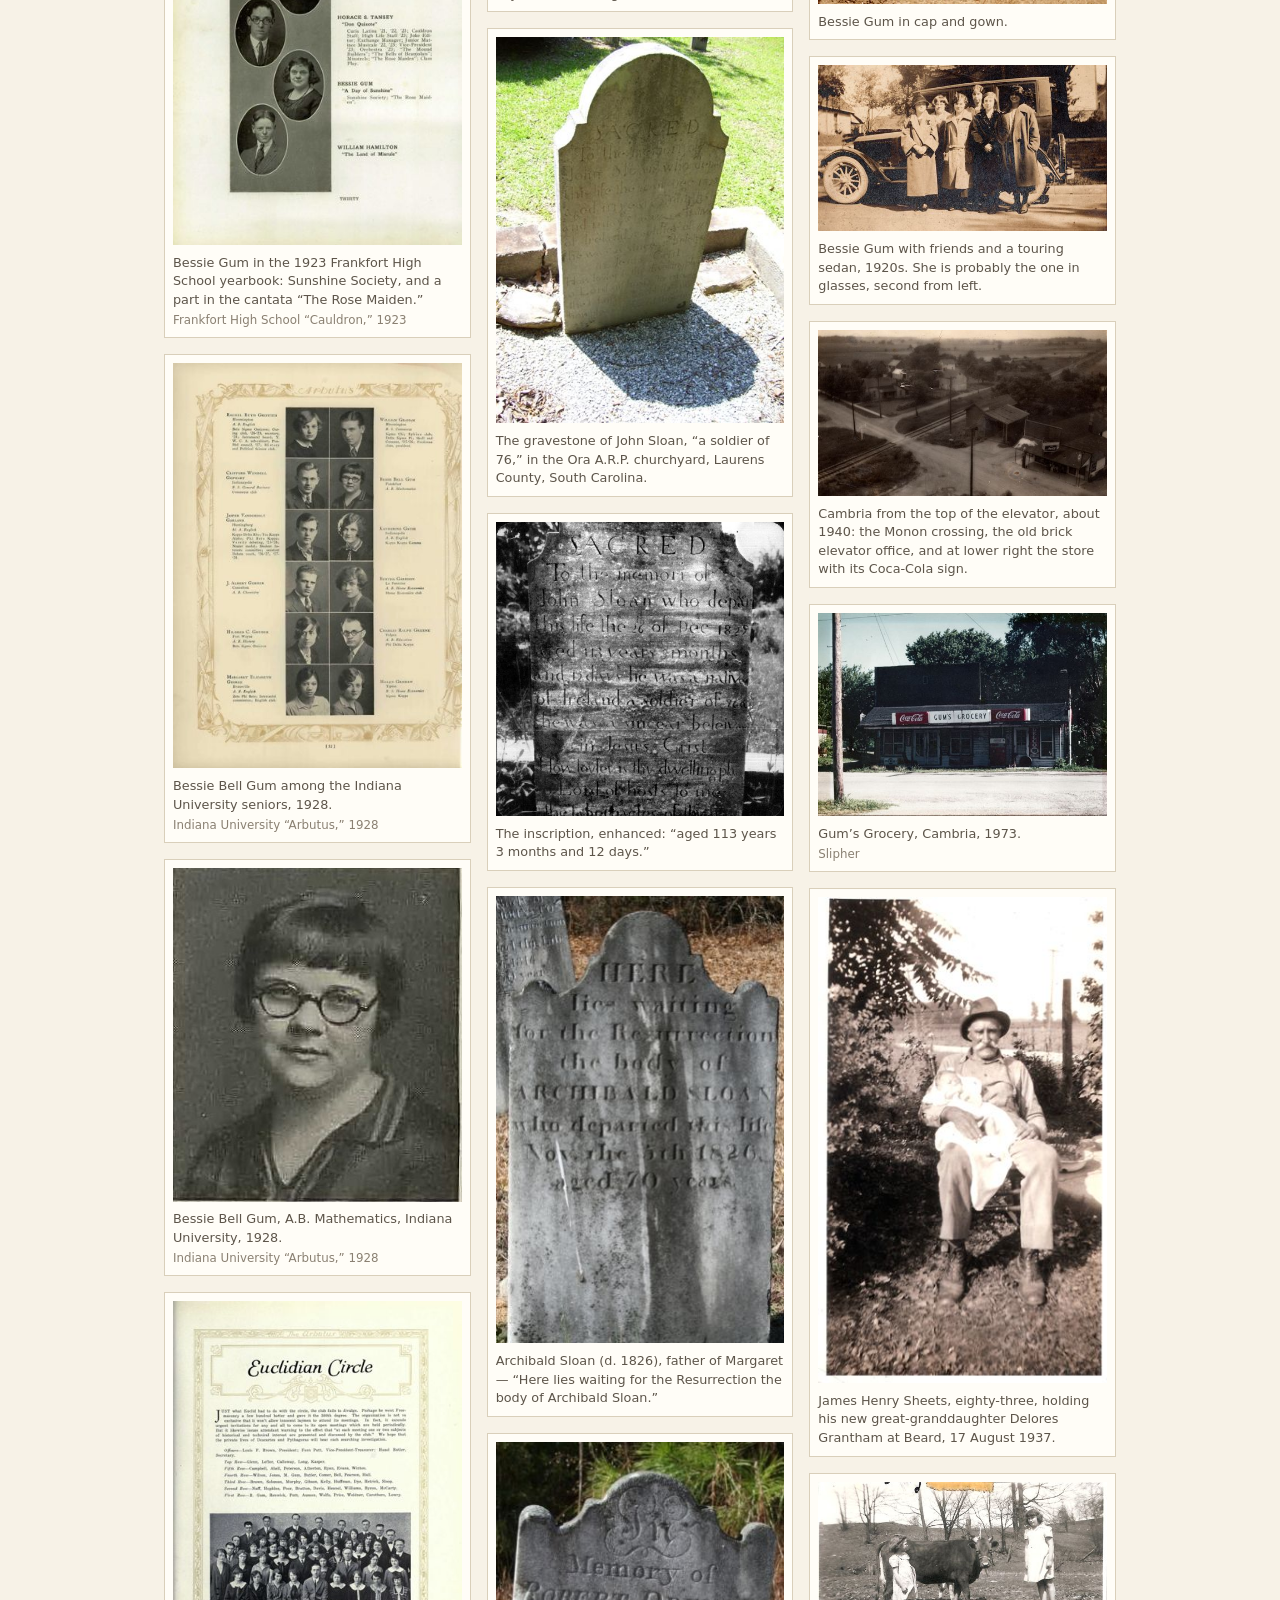
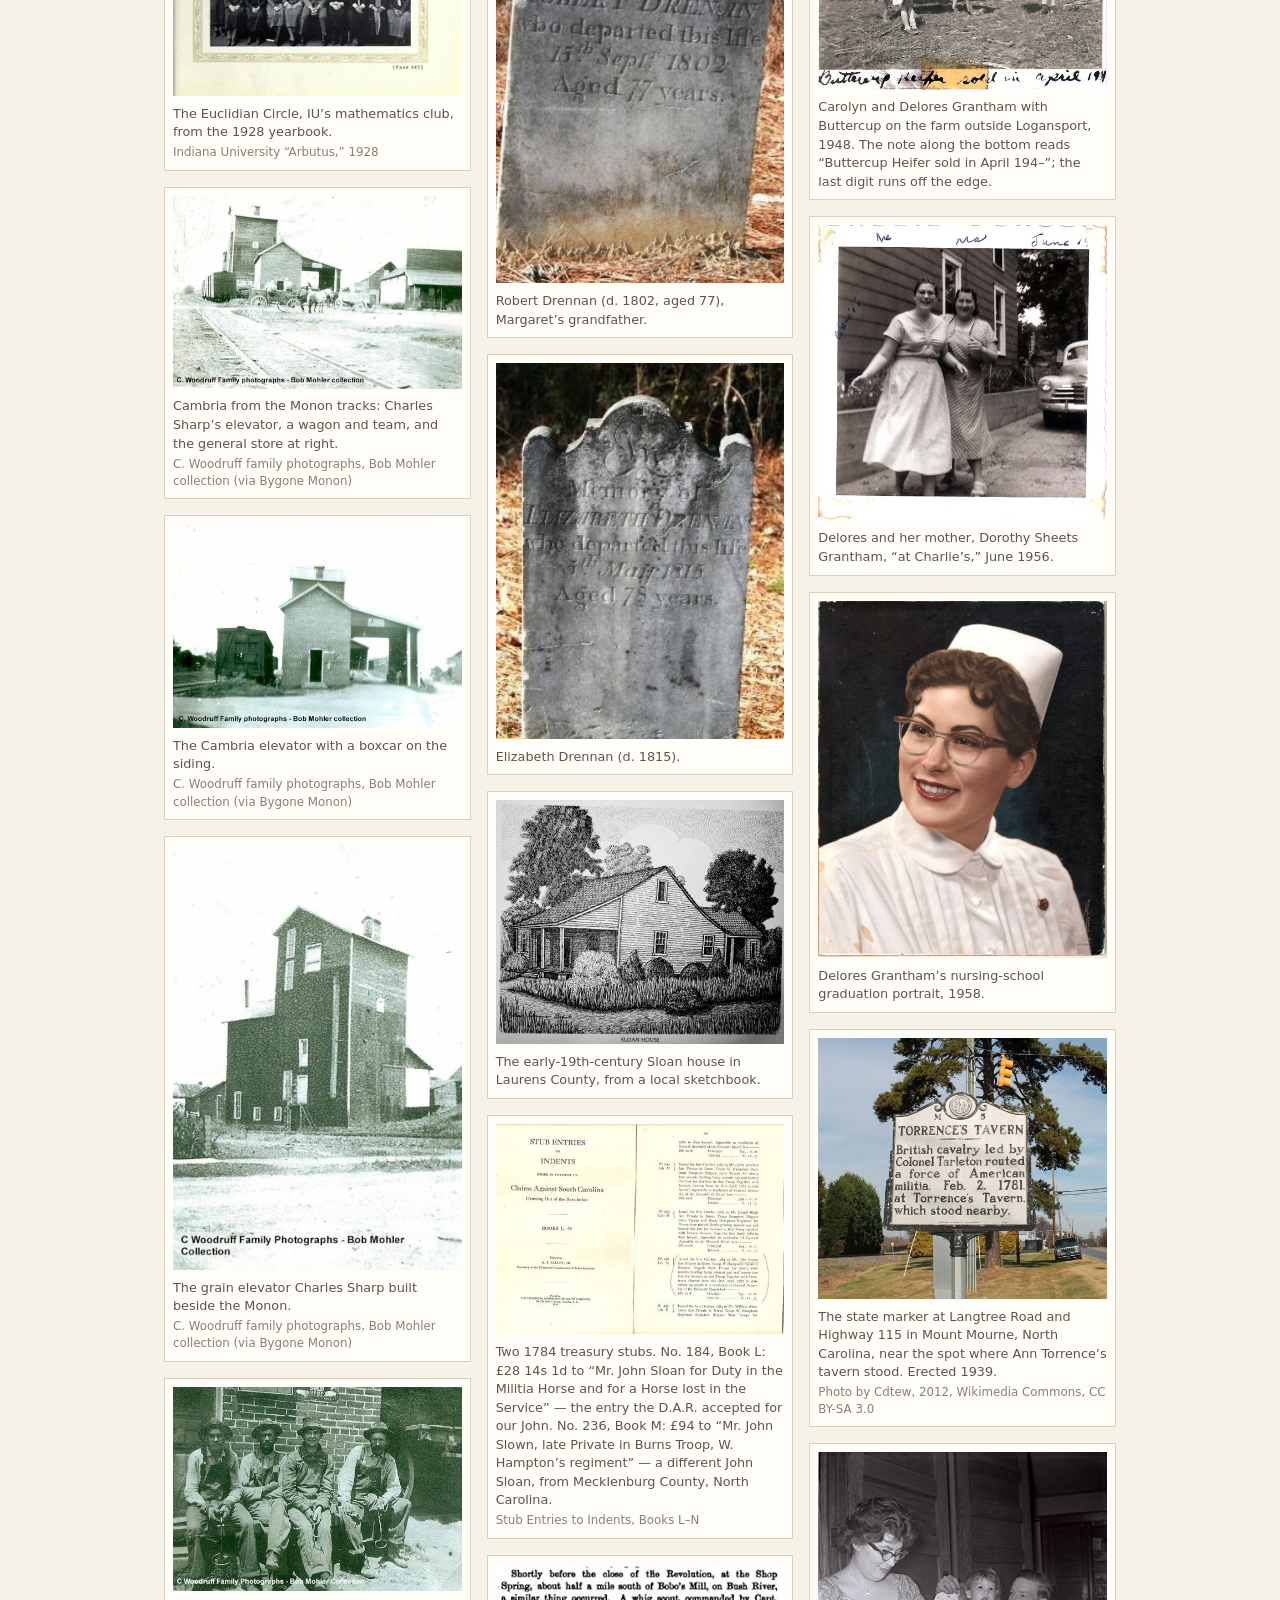
<file: gallery.html>
<!doctype html>
<html lang="en"><head><meta charset="utf-8"><meta name="robots" content="noindex, nofollow"><meta name="viewport" content="width=device-width, initial-scale=1">
<title>Photographs · The Sloans of Cambria</title>
<link rel="stylesheet" href="css/style.css?v=1795552340"></head>
<body>
<div class="site-head"><div class="wrap"><a class="brand" href="index.html"><b>Sloan</b> · A Family History</a><nav class="site-nav"><a href="index.html">Home</a><a href="south-carolina.html">A Soldier of ’76</a><a href="pioneers.html">The Farm</a><a href="sawmill.html">Uly’s Sawmill</a><a href="cambria.html">Cambria</a><a href="grantham.html">The Granthams</a><a href="torrence.html">The Torrences</a><a href="lowell.html">Lowell</a><a href="christmas-book.html">The Christmas Book</a><a href="tree.html">Family Tree</a><a href="gallery.html" class=on>Photos</a><a href="sources.html">Sources</a></nav></div></div>

<main><div class="article">
<h1 style="line-height:1.1;font-weight:500;font-size:2.4rem;margin:.2rem 0 .3rem">Photographs &amp; Documents</h1>
<p style="max-width:none;margin:0;color:var(--ink-soft);font-size:1rem">Click any picture to enlarge it.</p>
<div class="filters" id="filters"></div>
<div class="grid" id="grid"></div>
<p style="max-width:none;font:.85rem var(--sans);color:var(--ink-soft);margin-top:2rem">Photographs credited to the Woodruff/Mohler collection, the Indiana Album, the Carroll County Historical Society and other outside collections belong to their owners and are used here with credit.</p>


</div></main>
<footer class="site-foot"><div class="wrap">Compiled from Ben Sloan’s research files (2017–2019) for the family of Harold “Kip” Sloan Jr. of Cambria, Indiana.
Every photograph opens larger when clicked. See <a href="sources.html">Sources</a> for where everything came from and what is still unproven.</div></footer>
<script src="js/site.js?v=1795552340"></script><script src="js/gallery-data.js?v=1795552340"></script><script src="js/gallery.js?v=1795552340"></script>
</body></html>
</file>
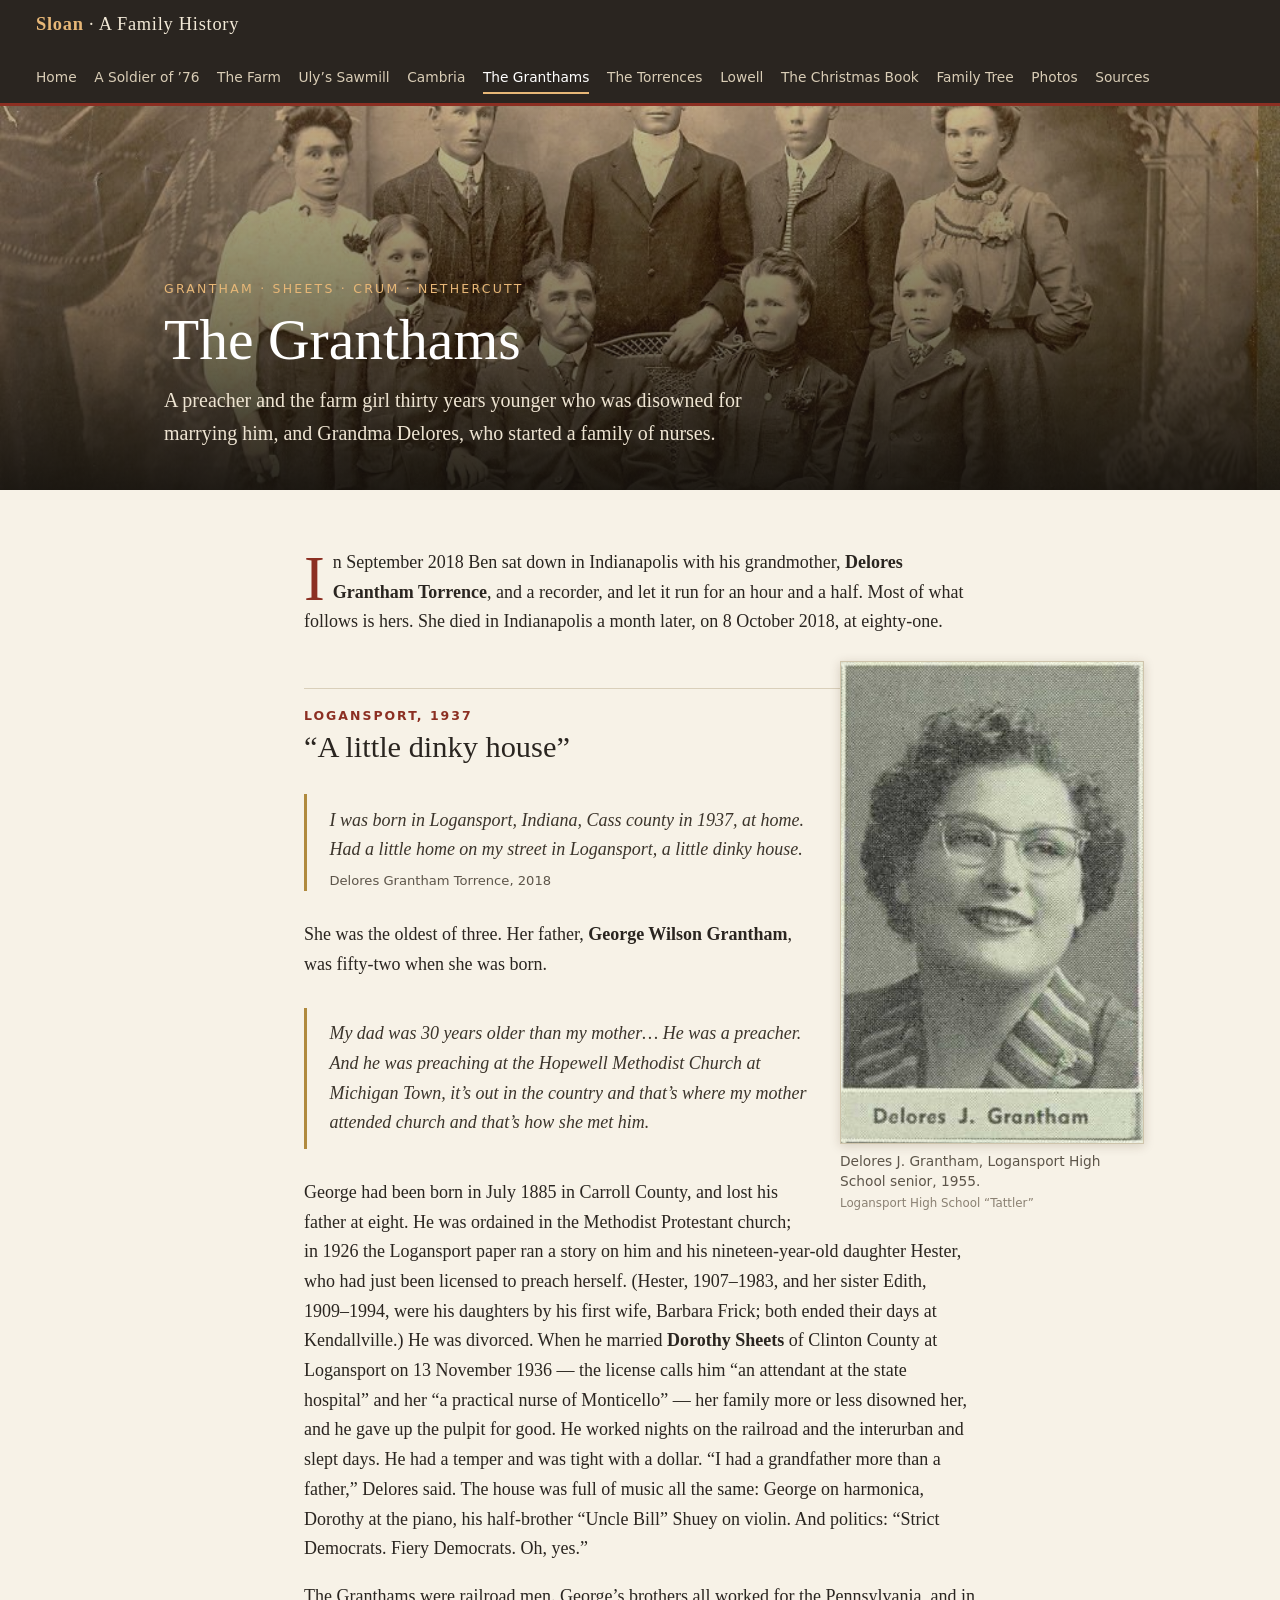
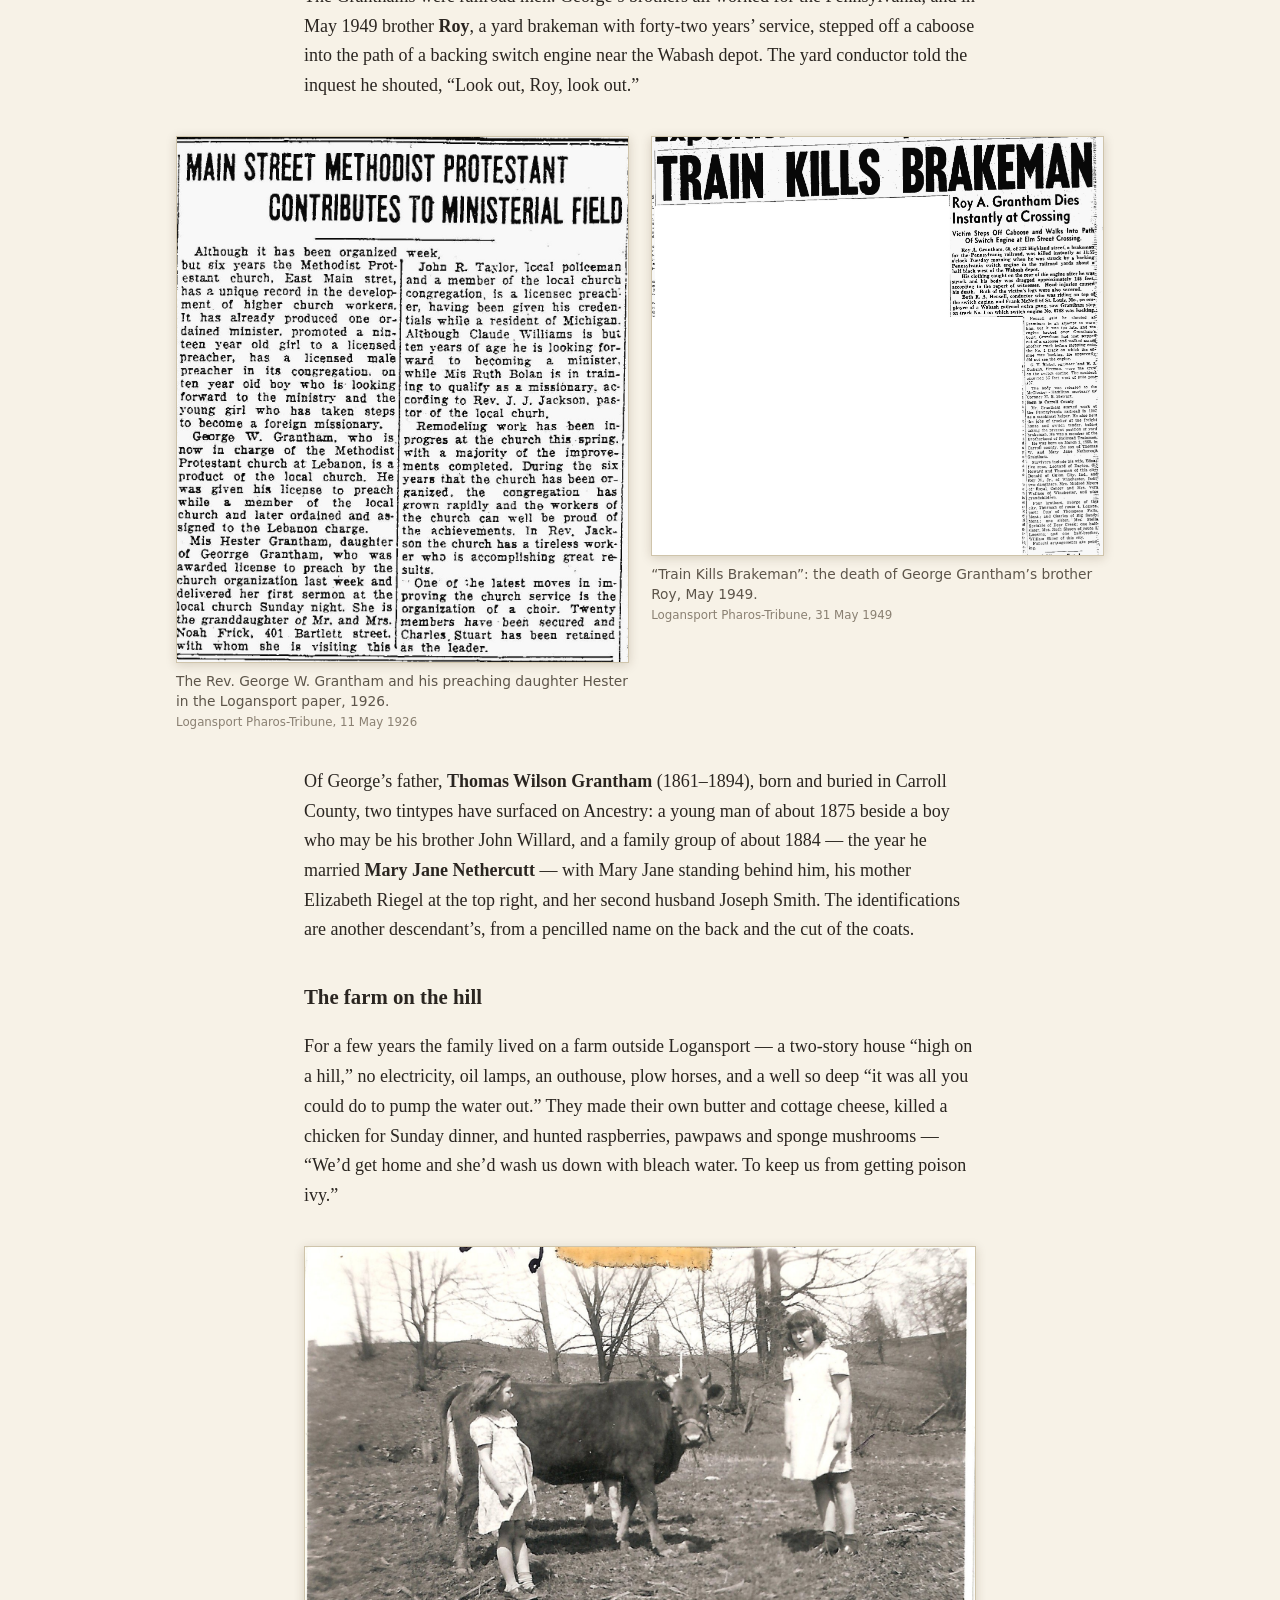
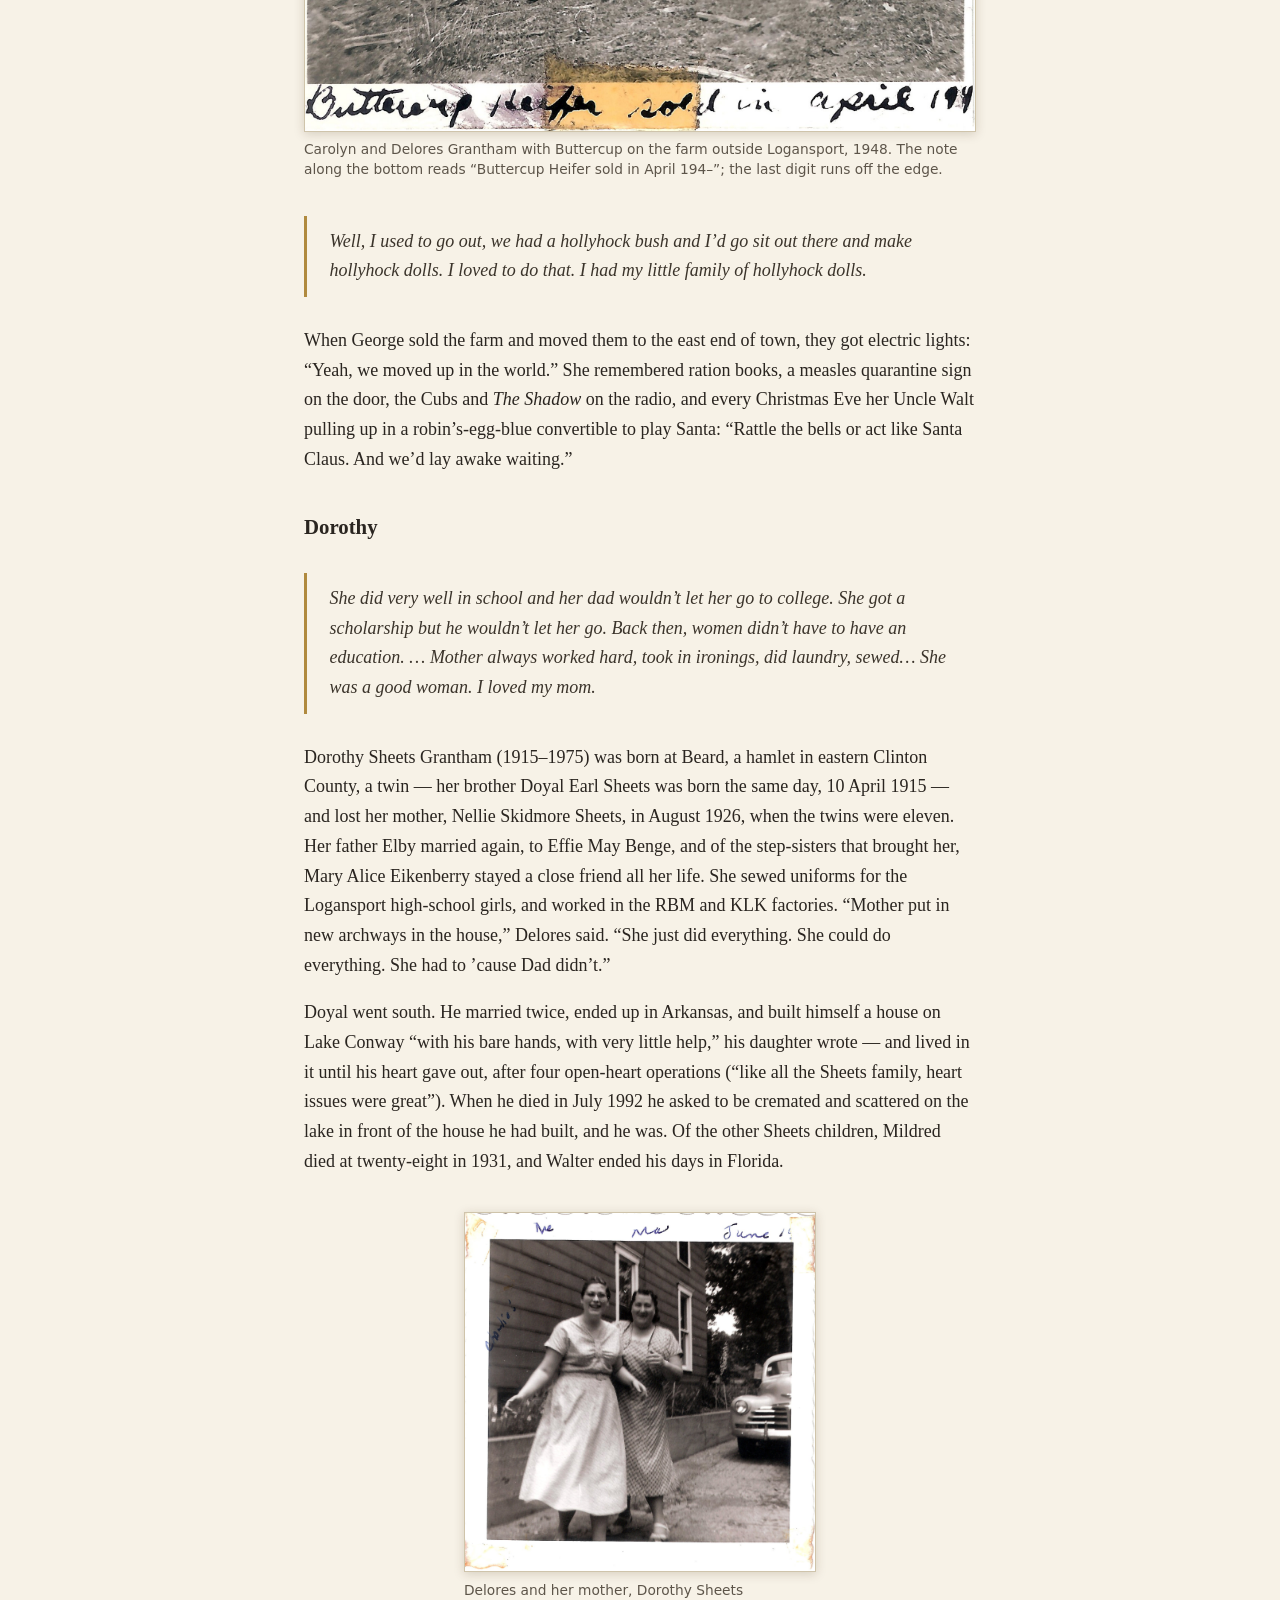
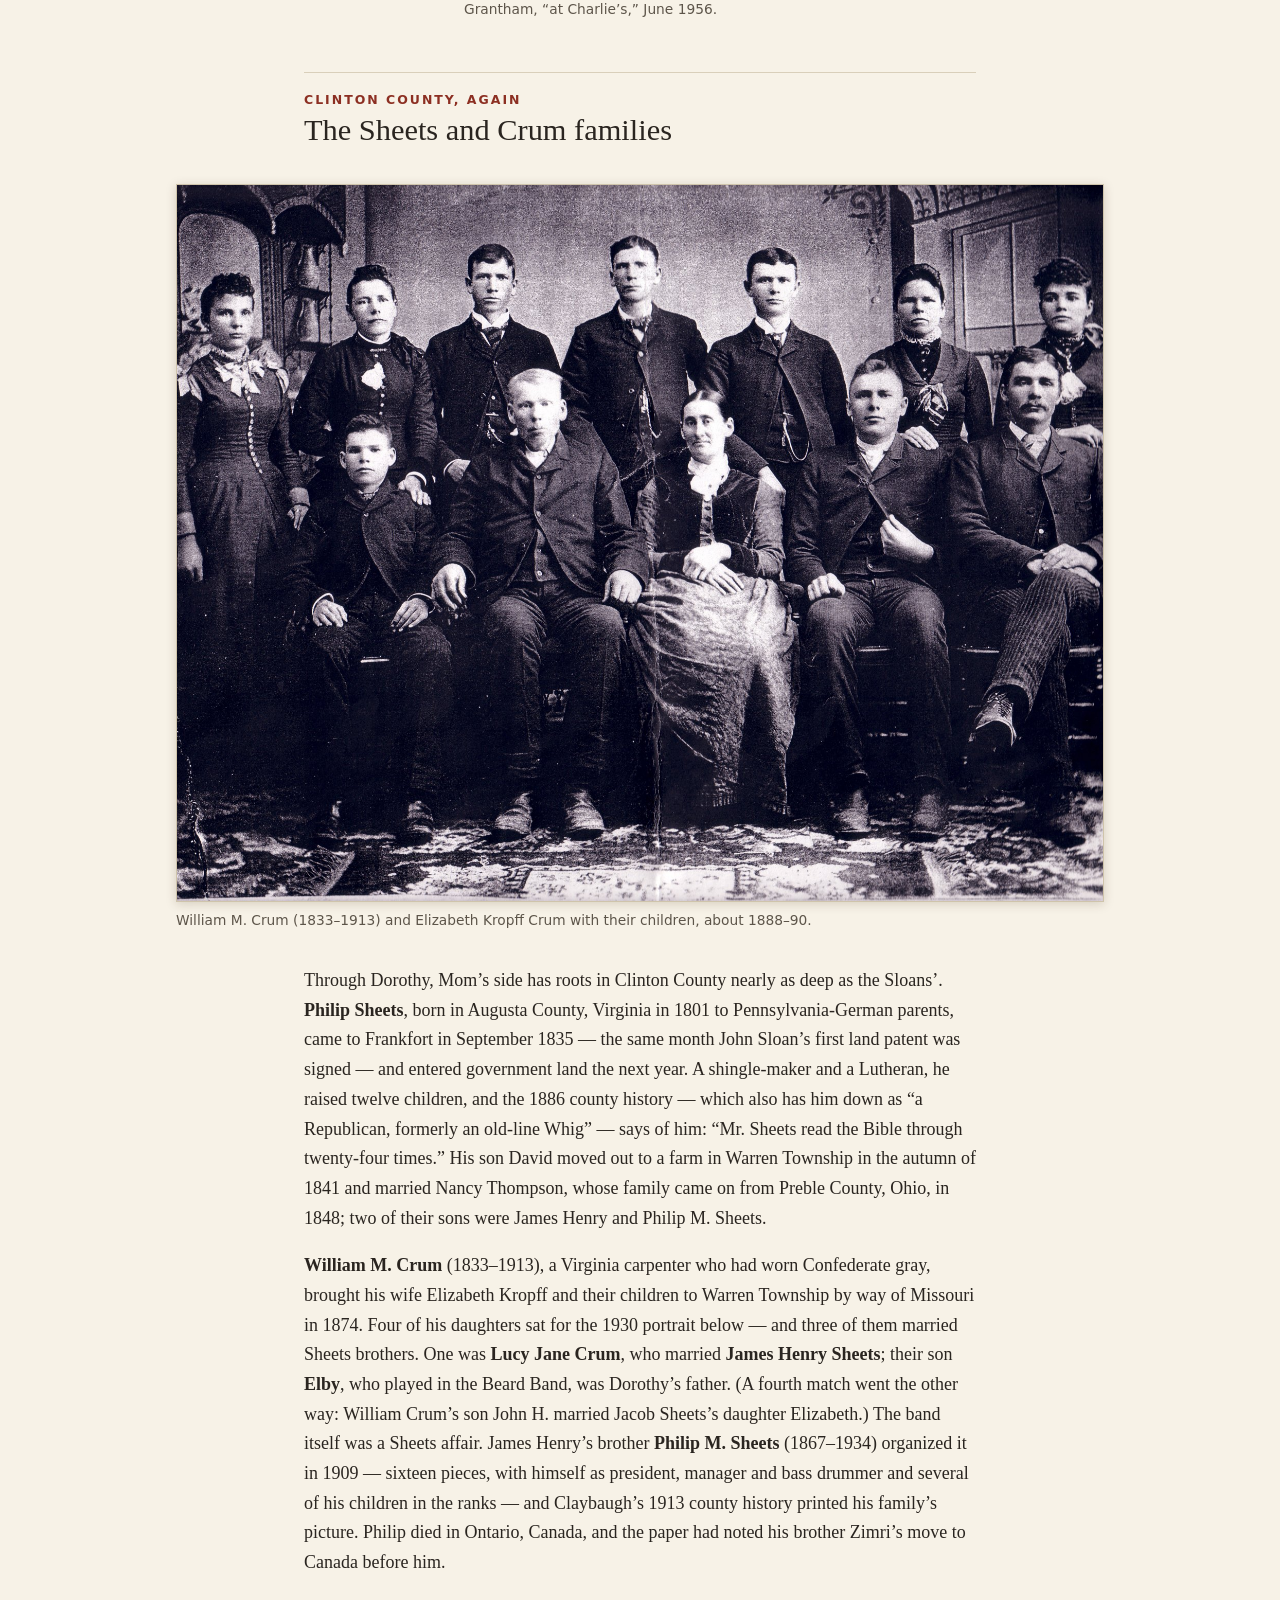
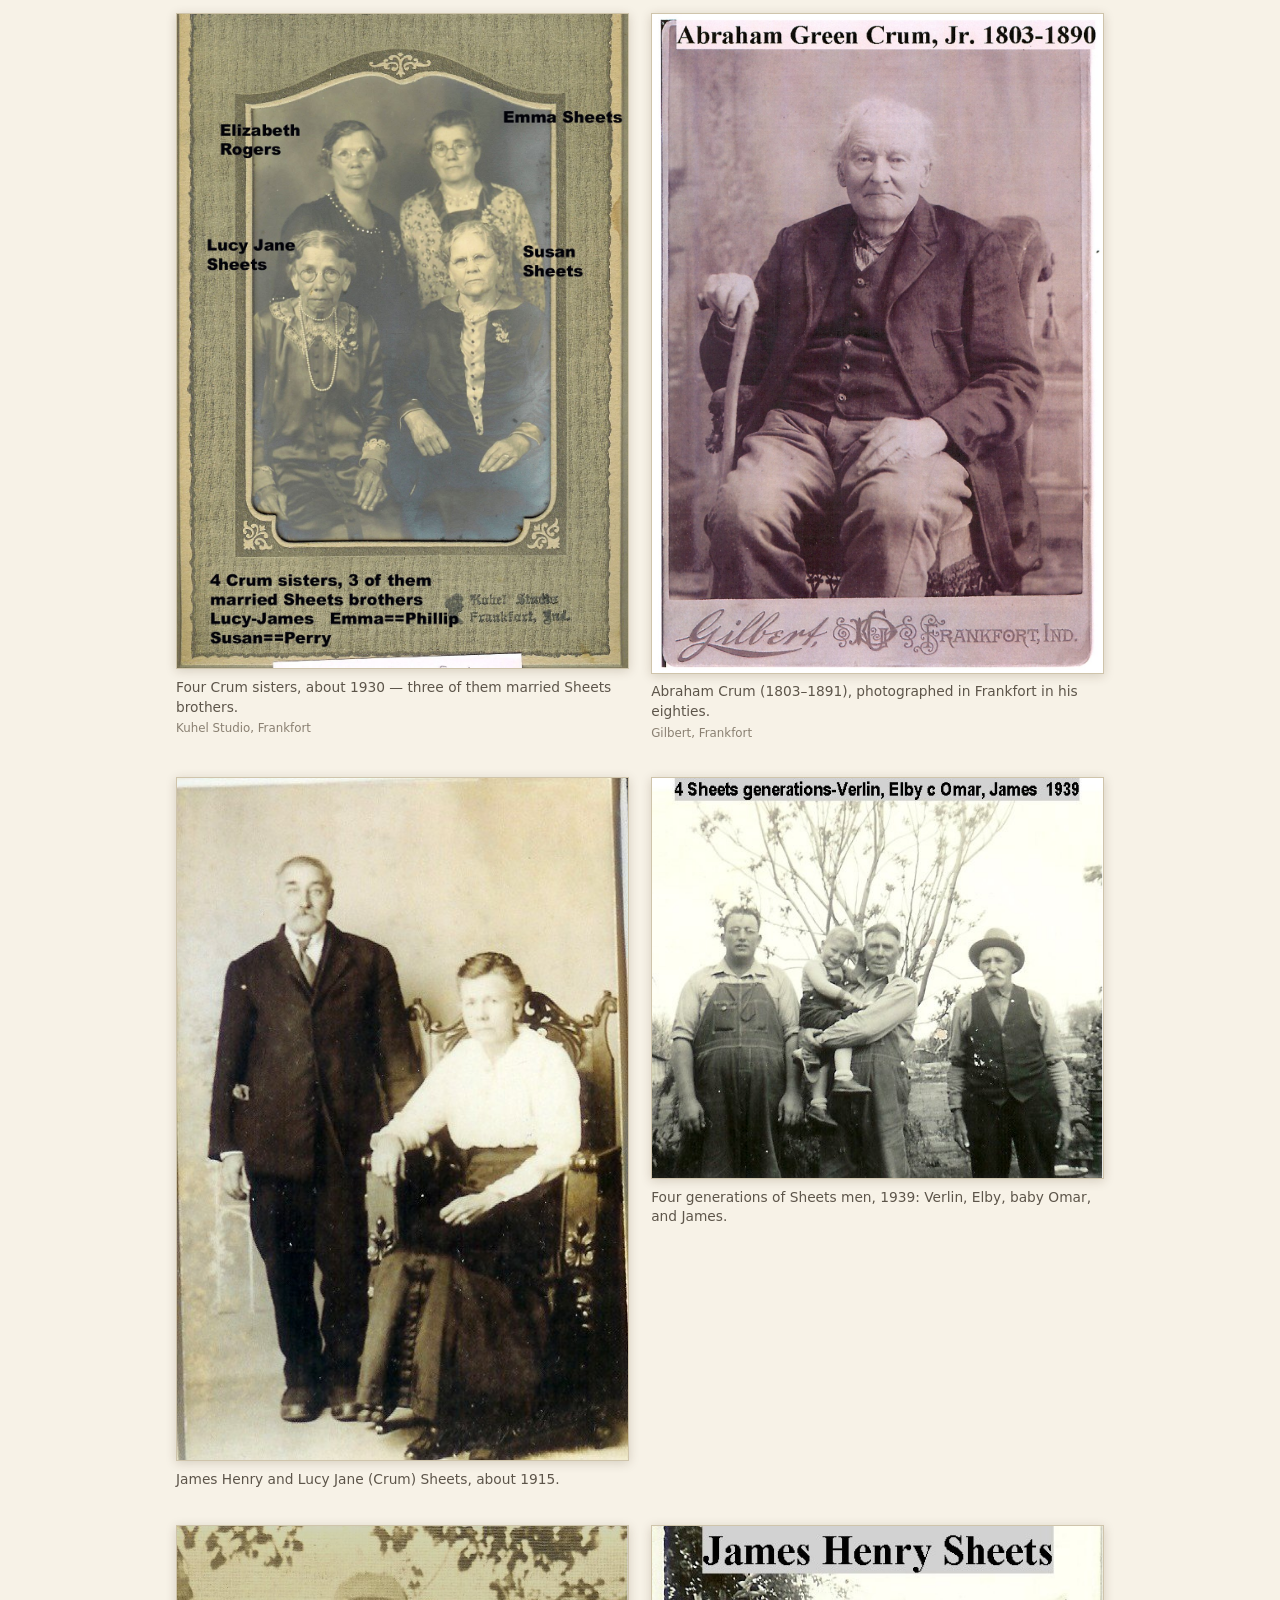
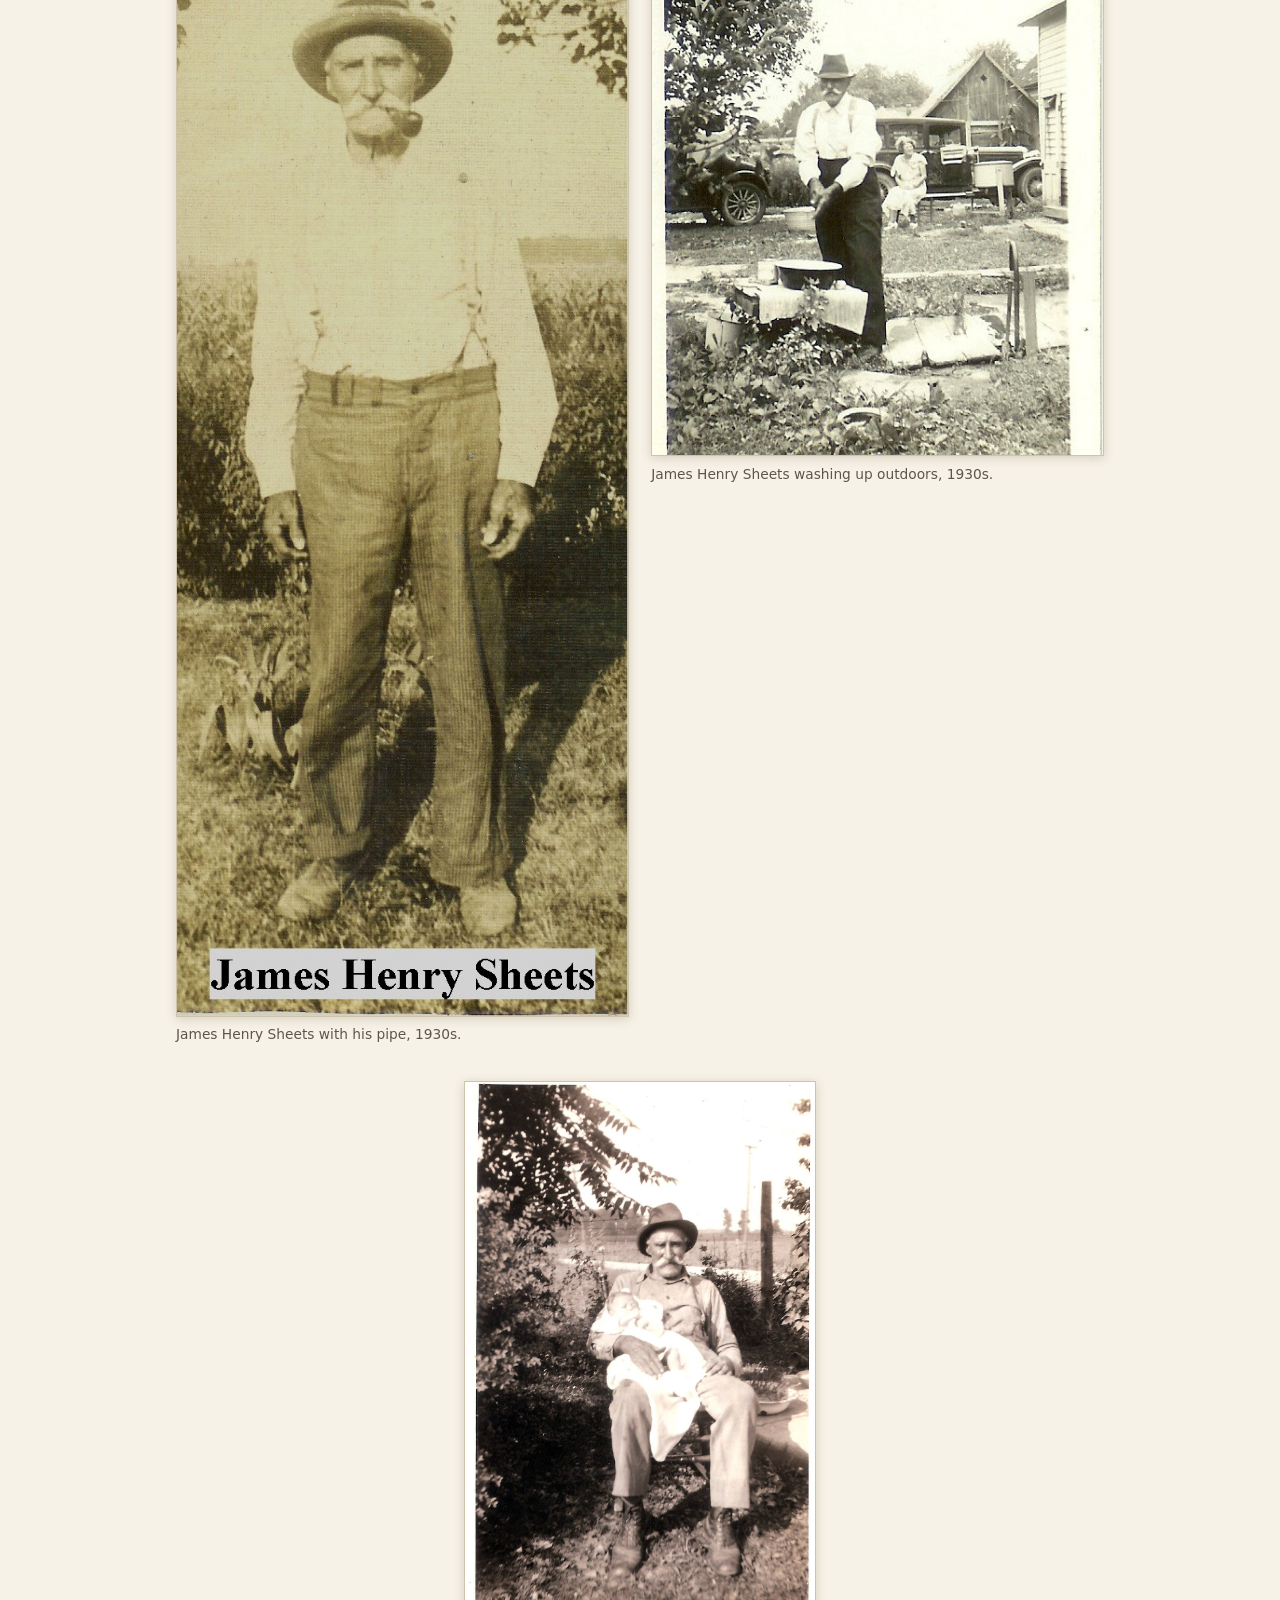
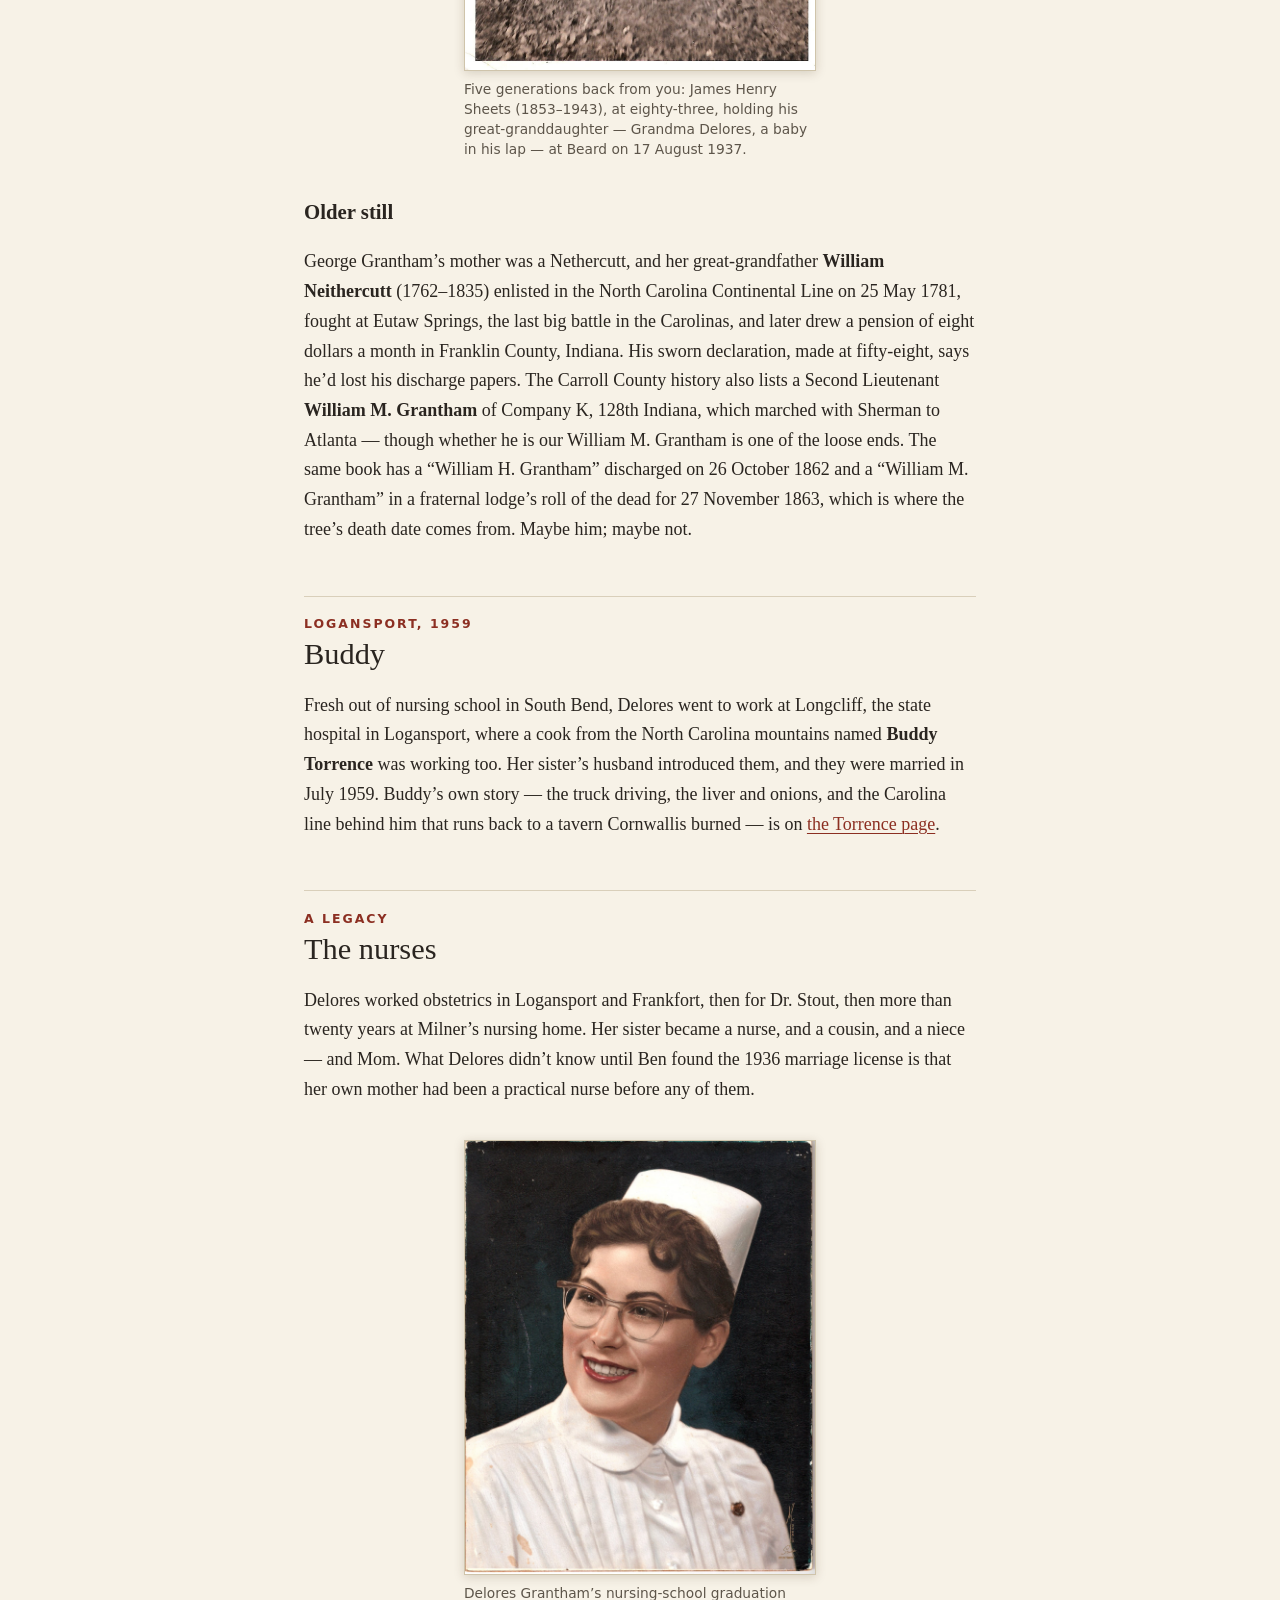
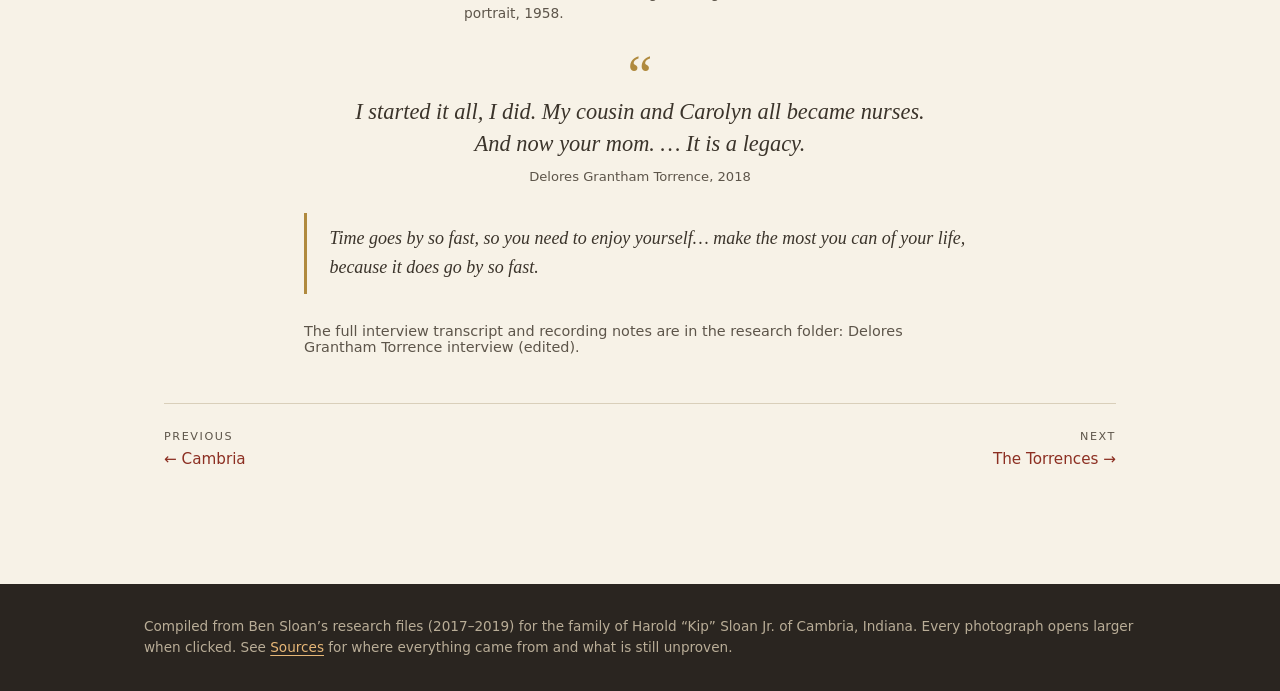
<file: grantham.html>
<!doctype html>
<html lang="en"><head><meta charset="utf-8"><meta name="robots" content="noindex, nofollow"><meta name="viewport" content="width=device-width, initial-scale=1">
<title>The Granthams · The Sloans of Cambria</title>
<link rel="stylesheet" href="css/style.css?v=1795552340"></head>
<body>
<div class="site-head"><div class="wrap"><a class="brand" href="index.html"><b>Sloan</b> · A Family History</a><nav class="site-nav"><a href="index.html">Home</a><a href="south-carolina.html">A Soldier of ’76</a><a href="pioneers.html">The Farm</a><a href="sawmill.html">Uly’s Sawmill</a><a href="cambria.html">Cambria</a><a href="grantham.html" class=on>The Granthams</a><a href="torrence.html">The Torrences</a><a href="lowell.html">Lowell</a><a href="christmas-book.html">The Christmas Book</a><a href="tree.html">Family Tree</a><a href="gallery.html">Photos</a><a href="sources.html">Sources</a></nav></div></div>
<header class="hero " style="background-image:url('img/sheets-family.jpg');background-position:center 25%"><div class="inner"><p class="kicker">Grantham · Sheets · Crum · Nethercutt</p><h1>The Granthams</h1><p class="lede">A preacher and the farm girl thirty years younger who was disowned for marrying him, and Grandma Delores, who started a family of nurses.</p></div></header>
<main><div class="article">
<p class="drop">In September 2018 Ben sat down in Indianapolis with his grandmother, <b>Delores Grantham Torrence</b>, and a recorder, and let it run for an hour and a half. Most of what follows is hers. She died in Indianapolis a month later, on 8 October 2018, at eighty-one.</p>

<figure class="small right"><img src="img/delores-1955.jpg" data-full="img/delores-1955.jpg" alt="Delores J. Grantham, Logansport High School senior, 1955." loading="lazy"><figcaption>Delores J. Grantham, Logansport High School senior, 1955.<span class="credit">Logansport High School “Tattler”</span></figcaption></figure>

<h2><span class="yr">Logansport, 1937</span>“A little dinky house”</h2>

<blockquote><p>I was born in Logansport, Indiana, Cass county in 1937, at home. Had a little home on my street in Logansport, a little dinky house.</p><cite>Delores Grantham Torrence, 2018</cite></blockquote>

<p>She was the oldest of three. Her father, <b>George Wilson Grantham</b>, was fifty-two when she was born.</p>

<blockquote><p>My dad was 30 years older than my mother… He was a preacher. And he was preaching at the Hopewell Methodist Church at Michigan Town, it’s out in the country and that’s where my mother attended church and that’s how she met him.</p></blockquote>

<p>George had been born in July 1885 in Carroll County, and lost his father at eight. He was ordained in the Methodist Protestant church; in 1926 the Logansport paper ran a story on him and his nineteen-year-old daughter Hester, who had just been licensed to preach herself. (Hester, 1907–1983, and her sister Edith, 1909–1994, were his daughters by his first wife, Barbara Frick; both ended their days at Kendallville.) He was divorced. When he married <b>Dorothy Sheets</b> of Clinton County at Logansport on 13 November 1936 — the license calls him “an attendant at the state hospital” and her “a practical nurse of Monticello” — her family more or less disowned her, and he gave up the pulpit for good. He worked nights on the railroad and the interurban and slept days. He had a temper and was tight with a dollar. “I had a grandfather more than a father,” Delores said. The house was full of music all the same: George on harmonica, Dorothy at the piano, his half-brother “Uncle Bill” Shuey on violin. And politics: “Strict Democrats. Fiery Democrats. Oh, yes.”</p>

<p>The Granthams were railroad men. George’s brothers all worked for the Pennsylvania, and in May 1949 brother <b>Roy</b>, a yard brakeman with forty-two years’ service, stepped off a caboose into the path of a backing switch engine near the Wabash depot. The yard conductor told the inquest he shouted, “Look out, Roy, look out.”</p>

<div class="pair"><figure class=""><img src="img/grantham-1926.jpg" data-full="img/grantham-1926.jpg" alt="The Rev. George W. Grantham and his preaching daughter Hester in the Logansport paper, 1926." loading="lazy"><figcaption>The Rev. George W. Grantham and his preaching daughter Hester in the Logansport paper, 1926.<span class="credit">Logansport Pharos-Tribune, 11 May 1926</span></figcaption></figure><figure class=""><img src="img/roy-grantham-1949.jpg" data-full="img/roy-grantham-1949.jpg" alt="“Train Kills Brakeman”: the death of George Grantham’s brother Roy, May 1949." loading="lazy"><figcaption>“Train Kills Brakeman”: the death of George Grantham’s brother Roy, May 1949.<span class="credit">Logansport Pharos-Tribune, 31 May 1949</span></figcaption></figure></div>

<p>Of George’s father, <b>Thomas Wilson Grantham</b> (1861–1894), born and buried in Carroll County, two tintypes have surfaced on Ancestry: a young man of about 1875 beside a boy who may be his brother John Willard, and a family group of about 1884 — the year he married <b>Mary Jane Nethercutt</b> — with Mary Jane standing behind him, his mother Elizabeth Riegel at the top right, and her second husband Joseph Smith. The identifications are another descendant’s, from a pencilled name on the back and the cut of the coats.</p>

<h3>The farm on the hill</h3>
<p>For a few years the family lived on a farm outside Logansport — a two-story house “high on a hill,” no electricity, oil lamps, an outhouse, plow horses, and a well so deep “it was all you could do to pump the water out.” They made their own butter and cottage cheese, killed a chicken for Sunday dinner, and hunted raspberries, pawpaws and sponge mushrooms — “We’d get home and she’d wash us down with bleach water. To keep us from getting poison ivy.”</p>

<figure class=""><img src="img/buttercup-1948.jpg" data-full="img/buttercup-1948.jpg" alt="Carolyn and Delores Grantham with Buttercup on the farm outside Logansport, 1948. The note along the bottom reads “Buttercup Heifer sold in April 194–”; the last digit runs off the edge." loading="lazy"><figcaption>Carolyn and Delores Grantham with Buttercup on the farm outside Logansport, 1948. The note along the bottom reads “Buttercup Heifer sold in April 194–”; the last digit runs off the edge.</figcaption></figure>

<blockquote><p>Well, I used to go out, we had a hollyhock bush and I’d go sit out there and make hollyhock dolls. I loved to do that. I had my little family of hollyhock dolls.</p></blockquote>

<p>When George sold the farm and moved them to the east end of town, they got electric lights: “Yeah, we moved up in the world.” She remembered ration books, a measles quarantine sign on the door, the Cubs and <i>The Shadow</i> on the radio, and every Christmas Eve her Uncle Walt pulling up in a robin’s-egg-blue convertible to play Santa: “Rattle the bells or act like Santa Claus. And we’d lay awake waiting.”</p>

<h3>Dorothy</h3>
<blockquote><p>She did very well in school and her dad wouldn’t let her go to college. She got a scholarship but he wouldn’t let her go. Back then, women didn’t have to have an education. … Mother always worked hard, took in ironings, did laundry, sewed… She was a good woman. I loved my mom.</p></blockquote>
<p>Dorothy Sheets Grantham (1915–1975) was born at Beard, a hamlet in eastern Clinton County, a twin — her brother Doyal Earl Sheets was born the same day, 10 April 1915 — and lost her mother, Nellie Skidmore Sheets, in August 1926, when the twins were eleven. Her father Elby married again, to Effie May Benge, and of the step-sisters that brought her, Mary Alice Eikenberry stayed a close friend all her life. She sewed uniforms for the Logansport high-school girls, and worked in the RBM and KLK factories. “Mother put in new archways in the house,” Delores said. “She just did everything. She could do everything. She had to ’cause Dad didn’t.”</p>

<p>Doyal went south. He married twice, ended up in Arkansas, and built himself a house on Lake Conway “with his bare hands, with very little help,” his daughter wrote — and lived in it until his heart gave out, after four open-heart operations (“like all the Sheets family, heart issues were great”). When he died in July 1992 he asked to be cremated and scattered on the lake in front of the house he had built, and he was. Of the other Sheets children, Mildred died at twenty-eight in 1931, and Walter ended his days in Florida.</p>

<figure class="small"><img src="img/delores-dorothy-1956.jpg" data-full="img/delores-dorothy-1956.jpg" alt="Delores and her mother, Dorothy Sheets Grantham, “at Charlie’s,” June 1956." loading="lazy"><figcaption>Delores and her mother, Dorothy Sheets Grantham, “at Charlie’s,” June 1956.</figcaption></figure>

<h2><span class="yr">Clinton County, again</span>The Sheets and Crum families</h2>

<figure class="wide"><img src="img/crum-family.jpg" data-full="img/crum-family.jpg" alt="William M. Crum (1833–1913) and Elizabeth Kropff Crum with their children, about 1888–90." loading="lazy"><figcaption>William M. Crum (1833–1913) and Elizabeth Kropff Crum with their children, about 1888–90.</figcaption></figure>

<p>Through Dorothy, Mom’s side has roots in Clinton County nearly as deep as the Sloans’. <b>Philip Sheets</b>, born in Augusta County, Virginia in 1801 to Pennsylvania-German parents, came to Frankfort in September 1835 — the same month John Sloan’s first land patent was signed — and entered government land the next year. A shingle-maker and a Lutheran, he raised twelve children, and the 1886 county history — which also has him down as “a Republican, formerly an old-line Whig” — says of him: “Mr. Sheets read the Bible through twenty-four times.” His son David moved out to a farm in Warren Township in the autumn of 1841 and married Nancy Thompson, whose family came on from Preble County, Ohio, in 1848; two of their sons were James Henry and Philip M. Sheets.</p>

<p><b>William M. Crum</b> (1833–1913), a Virginia carpenter who had worn Confederate gray, brought his wife Elizabeth Kropff and their children to Warren Township by way of Missouri in 1874. Four of his daughters sat for the 1930 portrait below — and three of them married Sheets brothers. One was <b>Lucy Jane Crum</b>, who married <b>James Henry Sheets</b>; their son <b>Elby</b>, who played in the Beard Band, was Dorothy’s father. (A fourth match went the other way: William Crum’s son John H. married Jacob Sheets’s daughter Elizabeth.) The band itself was a Sheets affair. James Henry’s brother <b>Philip M. Sheets</b> (1867–1934) organized it in 1909 — sixteen pieces, with himself as president, manager and bass drummer and several of his children in the ranks — and Claybaugh’s 1913 county history printed his family’s picture. Philip died in Ontario, Canada, and the paper had noted his brother Zimri’s move to Canada before him.</p>

<div class="pair"><figure class=""><img src="img/crum-sisters.jpg" data-full="img/crum-sisters.jpg" alt="Four Crum sisters, about 1930 — three of them married Sheets brothers." loading="lazy"><figcaption>Four Crum sisters, about 1930 — three of them married Sheets brothers.<span class="credit">Kuhel Studio, Frankfort</span></figcaption></figure><figure class=""><img src="img/abraham-crum.jpg" data-full="img/abraham-crum.jpg" alt="Abraham Crum (1803–1891), photographed in Frankfort in his eighties." loading="lazy"><figcaption>Abraham Crum (1803–1891), photographed in Frankfort in his eighties.<span class="credit">Gilbert, Frankfort</span></figcaption></figure></div>
<div class="pair"><figure class=""><img src="img/james-lucy-sheets.jpg" data-full="img/james-lucy-sheets.jpg" alt="James Henry and Lucy Jane (Crum) Sheets, about 1915." loading="lazy"><figcaption>James Henry and Lucy Jane (Crum) Sheets, about 1915.</figcaption></figure><figure class=""><img src="img/sheets-generations.jpg" data-full="img/sheets-generations.jpg" alt="Four generations of Sheets men, 1939: Verlin, Elby, baby Omar, and James." loading="lazy"><figcaption>Four generations of Sheets men, 1939: Verlin, Elby, baby Omar, and James.</figcaption></figure></div>
<div class="pair"><figure class=""><img src="img/james-sheets.jpg" data-full="img/james-sheets.jpg" alt="James Henry Sheets with his pipe, 1930s." loading="lazy"><figcaption>James Henry Sheets with his pipe, 1930s.</figcaption></figure><figure class=""><img src="img/james-sheets-washing.jpg" data-full="img/james-sheets-washing.jpg" alt="James Henry Sheets washing up outdoors, 1930s." loading="lazy"><figcaption>James Henry Sheets washing up outdoors, 1930s.</figcaption></figure></div>
<figure class="small"><img src="img/sheets-delores-1937.jpg" data-full="img/sheets-delores-1937.jpg" alt="Five generations back from you: James Henry Sheets (1853–1943), at eighty-three, holding his great-granddaughter — Grandma Delores, a baby in his lap — at Beard on 17 August 1937." loading="lazy"><figcaption>Five generations back from you: James Henry Sheets (1853–1943), at eighty-three, holding his great-granddaughter — Grandma Delores, a baby in his lap — at Beard on 17 August 1937.</figcaption></figure>

<h3>Older still</h3>
<p>George Grantham’s mother was a Nethercutt, and her great-grandfather <b>William Neithercutt</b> (1762–1835) enlisted in the North Carolina Continental Line on 25 May 1781, fought at Eutaw Springs, the last big battle in the Carolinas, and later drew a pension of eight dollars a month in Franklin County, Indiana. His sworn declaration, made at fifty-eight, says he’d lost his discharge papers. The Carroll County history also lists a Second Lieutenant <b>William M. Grantham</b> of Company K, 128th Indiana, which marched with Sherman to Atlanta — though whether he is our William M. Grantham is one of the loose ends. The same book has a “William H. Grantham” discharged on 26 October 1862 and a “William M. Grantham” in a fraternal lodge’s roll of the dead for 27 November 1863, which is where the tree’s death date comes from. Maybe him; maybe not.</p>

<h2><span class="yr">Logansport, 1959</span>Buddy</h2>
<p>Fresh out of nursing school in South Bend, Delores went to work at Longcliff, the state hospital in Logansport, where a cook from the North Carolina mountains named <b>Buddy Torrence</b> was working too. Her sister’s husband introduced them, and they were married in July 1959. Buddy’s own story — the truck driving, the liver and onions, and the Carolina line behind him that runs back to a tavern Cornwallis burned — is on <a href="torrence.html">the Torrence page</a>.</p>

<h2><span class="yr">A legacy</span>The nurses</h2>
<p>Delores worked obstetrics in Logansport and Frankfort, then for Dr. Stout, then more than twenty years at Milner’s nursing home. Her sister became a nurse, and a cousin, and a niece — and Mom. What Delores didn’t know until Ben found the 1936 marriage license is that her own mother had been a practical nurse before any of them.</p>

<figure class="small"><img src="img/delores-nurse-1958.jpg" data-full="img/delores-nurse-1958.jpg" alt="Delores Grantham’s nursing-school graduation portrait, 1958." loading="lazy"><figcaption>Delores Grantham’s nursing-school graduation portrait, 1958.</figcaption></figure>

<blockquote class="big">I started it all, I did. My cousin and Carolyn all became nurses. And now your mom. … It is a legacy.<cite>Delores Grantham Torrence, 2018</cite></blockquote>

<blockquote><p>Time goes by so fast, so you need to enjoy yourself… make the most you can of your life, because it does go by so fast.</p></blockquote>

<p style="font:.9rem var(--sans);color:var(--ink-soft)">The full interview transcript and recording notes are in the research folder: Delores Grantham Torrence interview (edited).</p>

<nav class="nextprev"><a href="cambria.html"><span>Previous</span>← Cambria</a><a href="torrence.html" style="text-align:right"><span>Next</span>The Torrences →</a></nav>
</div></main>
<footer class="site-foot"><div class="wrap">Compiled from Ben Sloan’s research files (2017–2019) for the family of Harold “Kip” Sloan Jr. of Cambria, Indiana.
Every photograph opens larger when clicked. See <a href="sources.html">Sources</a> for where everything came from and what is still unproven.</div></footer>
<script src="js/site.js?v=1795552340"></script>
</body></html>
</file>
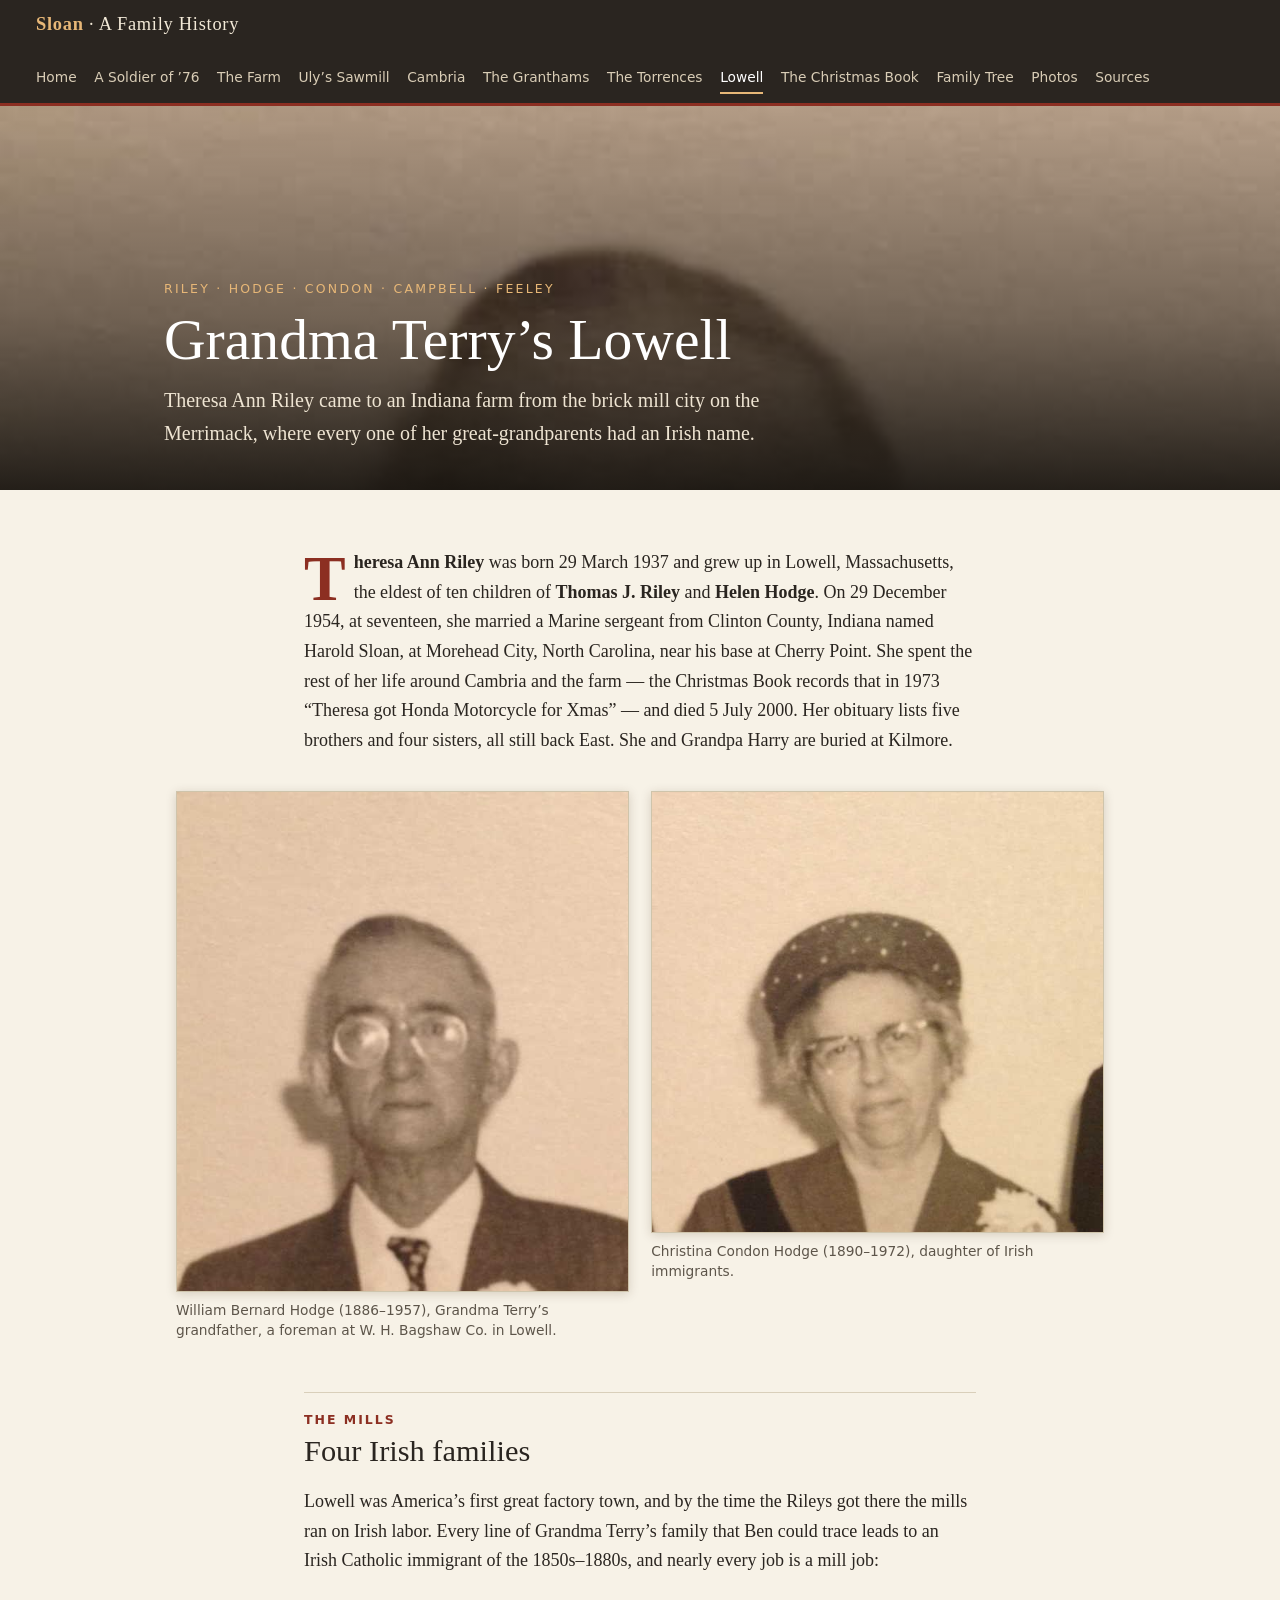
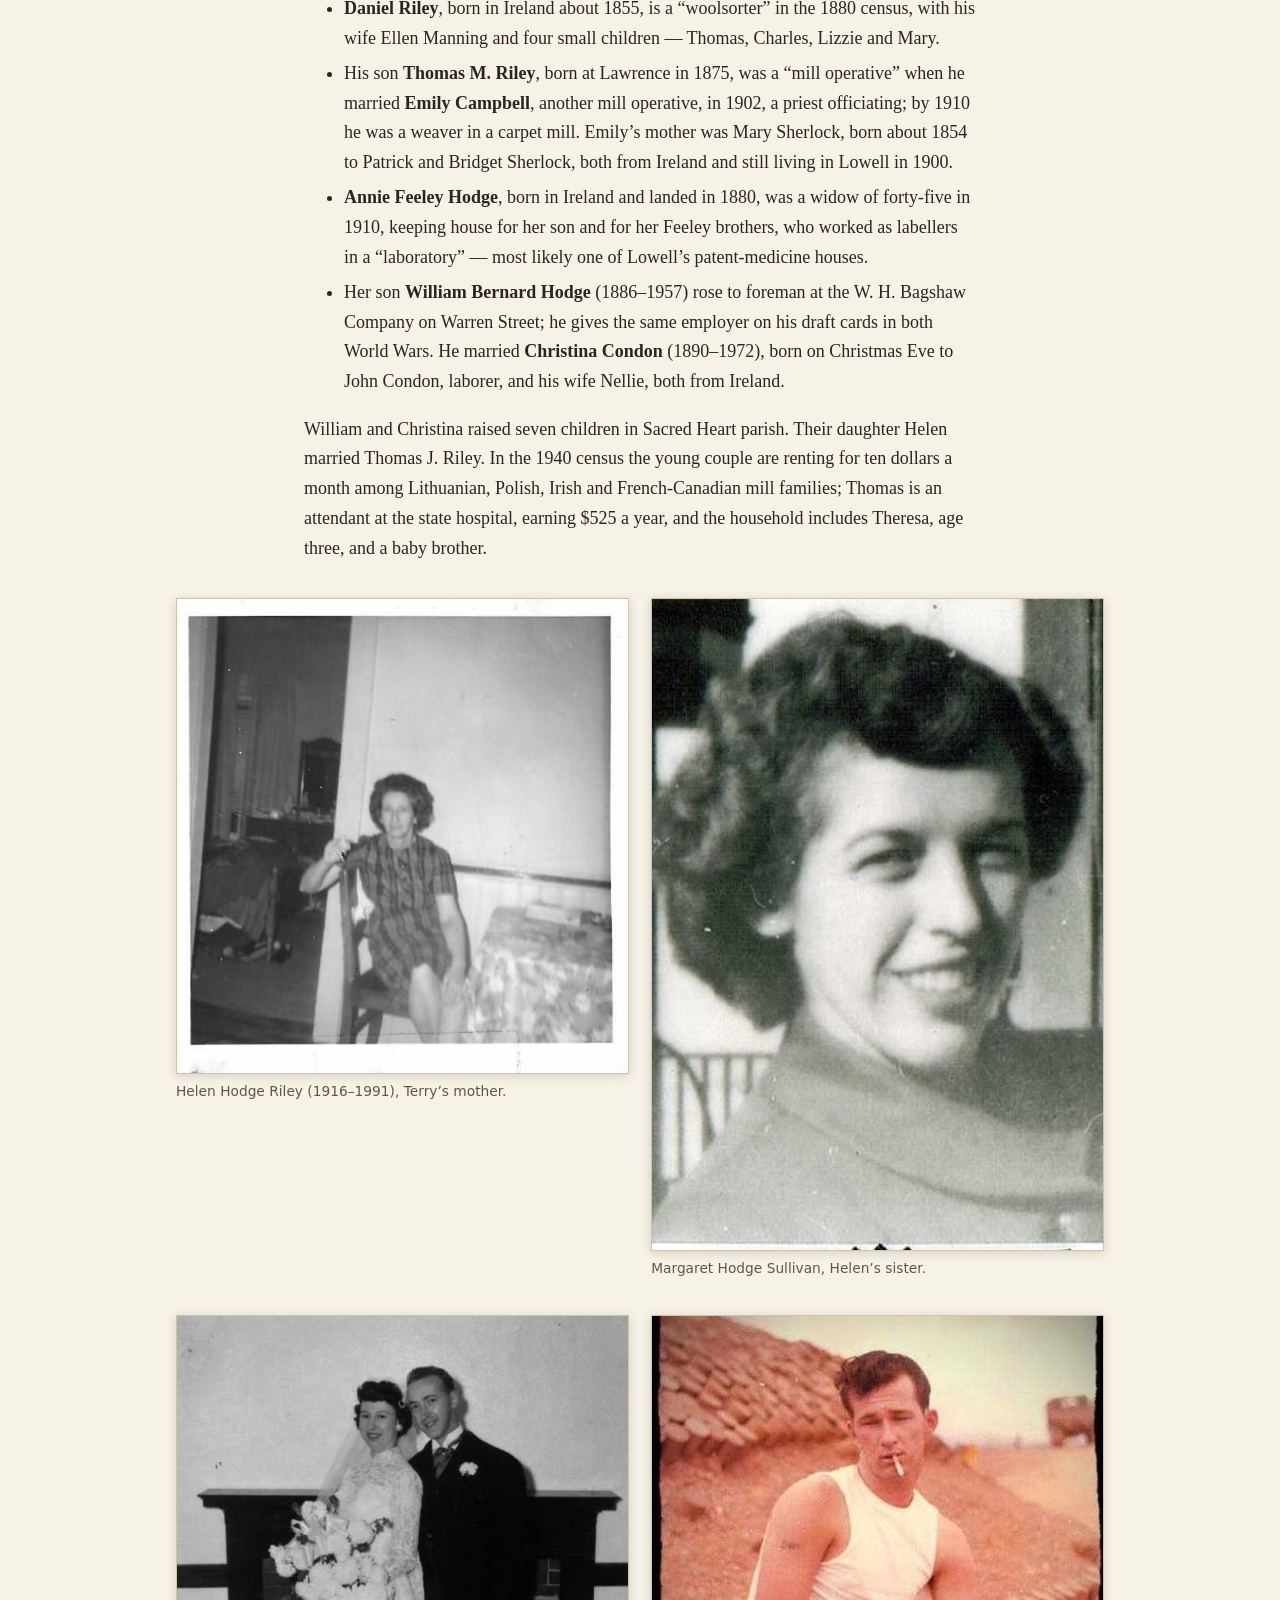
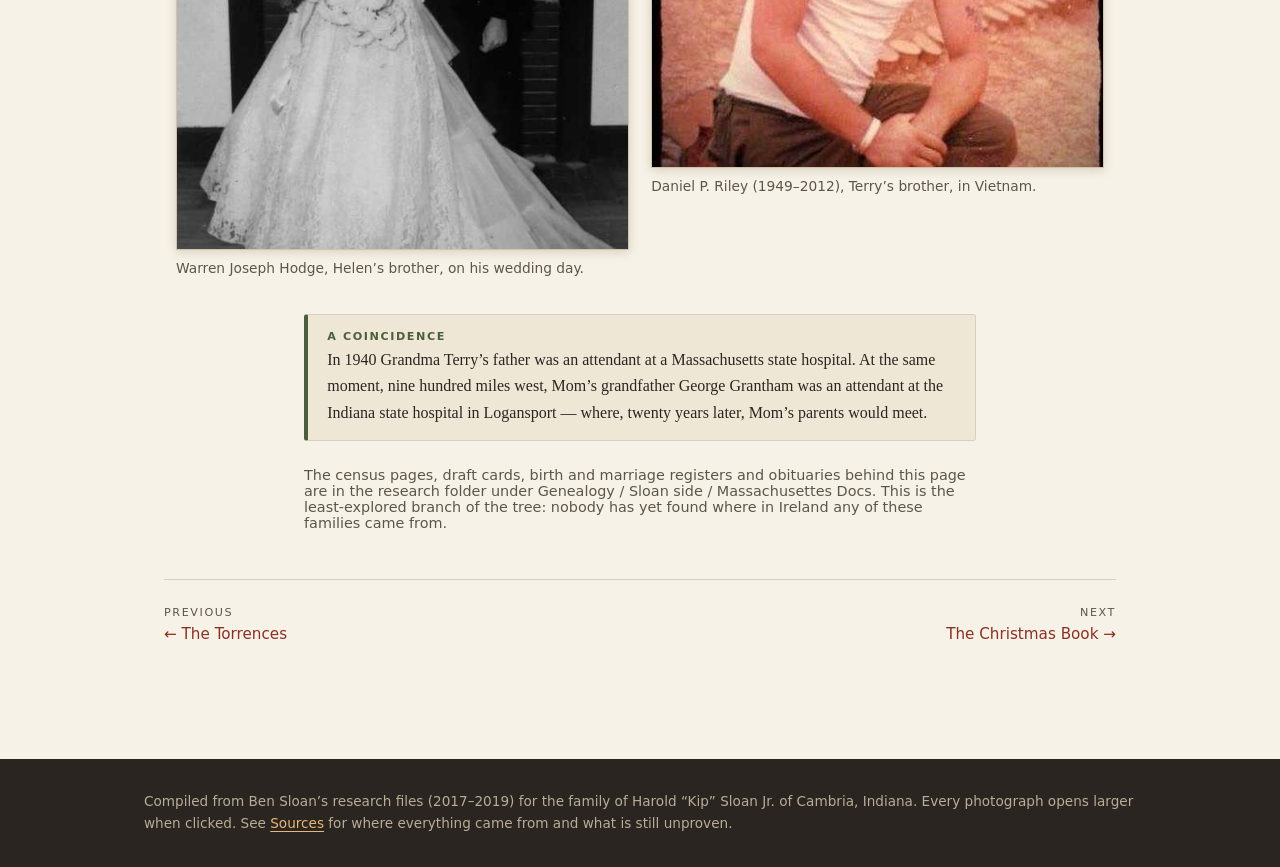
<file: lowell.html>
<!doctype html>
<html lang="en"><head><meta charset="utf-8"><meta name="robots" content="noindex, nofollow"><meta name="viewport" content="width=device-width, initial-scale=1">
<title>Grandma Terry’s Lowell · The Sloans of Cambria</title>
<link rel="stylesheet" href="css/style.css?v=1795552340"></head>
<body>
<div class="site-head"><div class="wrap"><a class="brand" href="index.html"><b>Sloan</b> · A Family History</a><nav class="site-nav"><a href="index.html">Home</a><a href="south-carolina.html">A Soldier of ’76</a><a href="pioneers.html">The Farm</a><a href="sawmill.html">Uly’s Sawmill</a><a href="cambria.html">Cambria</a><a href="grantham.html">The Granthams</a><a href="torrence.html">The Torrences</a><a href="lowell.html" class=on>Lowell</a><a href="christmas-book.html">The Christmas Book</a><a href="tree.html">Family Tree</a><a href="gallery.html">Photos</a><a href="sources.html">Sources</a></nav></div></div>
<header class="hero " style="background-image:url('img/hodge-william.jpg');background-position:center 20%"><div class="inner"><p class="kicker">Riley · Hodge · Condon · Campbell · Feeley</p><h1>Grandma Terry’s Lowell</h1><p class="lede">Theresa Ann Riley came to an Indiana farm from the brick mill city on the Merrimack, where every one of her great-grandparents had an Irish name.</p></div></header>
<main><div class="article">
<p class="drop"><b>Theresa Ann Riley</b> was born 29 March 1937 and grew up in Lowell, Massachusetts, the eldest of ten children of <b>Thomas J. Riley</b> and <b>Helen Hodge</b>. On 29 December 1954, at seventeen, she married a Marine sergeant from Clinton County, Indiana named Harold Sloan, at Morehead City, North Carolina, near his base at Cherry Point. She spent the rest of her life around Cambria and the farm — the Christmas Book records that in 1973 “Theresa got Honda Motorcycle for Xmas” — and died 5 July 2000. Her obituary lists five brothers and four sisters, all still back East. She and Grandpa Harry are buried at Kilmore.</p>

<div class="pair"><figure class=""><img src="img/hodge-william.jpg" data-full="img/hodge-william.jpg" alt="William Bernard Hodge (1886–1957), Grandma Terry’s grandfather, a foreman at W. H. Bagshaw Co. in Lowell." loading="lazy"><figcaption>William Bernard Hodge (1886–1957), Grandma Terry’s grandfather, a foreman at W. H. Bagshaw Co. in Lowell.</figcaption></figure><figure class=""><img src="img/condon-christina.jpg" data-full="img/condon-christina.jpg" alt="Christina Condon Hodge (1890–1972), daughter of Irish immigrants." loading="lazy"><figcaption>Christina Condon Hodge (1890–1972), daughter of Irish immigrants.</figcaption></figure></div>

<h2><span class="yr">The mills</span>Four Irish families</h2>

<p>Lowell was America’s first great factory town, and by the time the Rileys got there the mills ran on Irish labor. Every line of Grandma Terry’s family that Ben could trace leads to an Irish Catholic immigrant of the 1850s–1880s, and nearly every job is a mill job:</p>

<ul>
<li><b>Daniel Riley</b>, born in Ireland about 1855, is a “woolsorter” in the 1880 census, with his wife Ellen Manning and four small children — Thomas, Charles, Lizzie and Mary.</li>
<li>His son <b>Thomas M. Riley</b>, born at Lawrence in 1875, was a “mill operative” when he married <b>Emily Campbell</b>, another mill operative, in 1902, a priest officiating; by 1910 he was a weaver in a carpet mill. Emily’s mother was Mary Sherlock, born about 1854 to Patrick and Bridget Sherlock, both from Ireland and still living in Lowell in 1900.</li>
<li><b>Annie Feeley Hodge</b>, born in Ireland and landed in 1880, was a widow of forty-five in 1910, keeping house for her son and for her Feeley brothers, who worked as labellers in a “laboratory” — most likely one of Lowell’s patent-medicine houses.</li>
<li>Her son <b>William Bernard Hodge</b> (1886–1957) rose to foreman at the W. H. Bagshaw Company on Warren Street; he gives the same employer on his draft cards in both World Wars. He married <b>Christina Condon</b> (1890–1972), born on Christmas Eve to John Condon, laborer, and his wife Nellie, both from Ireland.</li>
</ul>

<p>William and Christina raised seven children in Sacred Heart parish. Their daughter Helen married Thomas J. Riley. In the 1940 census the young couple are renting for ten dollars a month among Lithuanian, Polish, Irish and French-Canadian mill families; Thomas is an attendant at the state hospital, earning $525 a year, and the household includes Theresa, age three, and a baby brother.</p>

<div class="pair"><figure class=""><img src="img/helen-hodge.jpg" data-full="img/helen-hodge.jpg" alt="Helen Hodge Riley (1916–1991), Terry’s mother." loading="lazy"><figcaption>Helen Hodge Riley (1916–1991), Terry’s mother.</figcaption></figure><figure class=""><img src="img/margaret-hodge.jpg" data-full="img/margaret-hodge.jpg" alt="Margaret Hodge Sullivan, Helen’s sister." loading="lazy"><figcaption>Margaret Hodge Sullivan, Helen’s sister.</figcaption></figure></div>
<div class="pair"><figure class=""><img src="img/warren-hodge.jpg" data-full="img/warren-hodge.jpg" alt="Warren Joseph Hodge, Helen’s brother, on his wedding day." loading="lazy"><figcaption>Warren Joseph Hodge, Helen’s brother, on his wedding day.</figcaption></figure><figure class=""><img src="img/daniel-riley.jpg" data-full="img/daniel-riley.jpg" alt="Daniel P. Riley (1949–2012), Terry’s brother, in Vietnam." loading="lazy"><figcaption>Daniel P. Riley (1949–2012), Terry’s brother, in Vietnam.</figcaption></figure></div>

<div class="note"><b class="tag">A coincidence</b>In 1940 Grandma Terry’s father was an attendant at a Massachusetts state hospital. At the same moment, nine hundred miles west, Mom’s grandfather George Grantham was an attendant at the Indiana state hospital in Logansport — where, twenty years later, Mom’s parents would meet.</div>

<p style="font:.9rem var(--sans);color:var(--ink-soft)">The census pages, draft cards, birth and marriage registers and obituaries behind this page are in the research folder under Genealogy / Sloan side / Massachusettes Docs. This is the least-explored branch of the tree: nobody has yet found where in Ireland any of these families came from.</p>

<nav class="nextprev"><a href="torrence.html"><span>Previous</span>← The Torrences</a><a href="christmas-book.html" style="text-align:right"><span>Next</span>The Christmas Book →</a></nav>
</div></main>
<footer class="site-foot"><div class="wrap">Compiled from Ben Sloan’s research files (2017–2019) for the family of Harold “Kip” Sloan Jr. of Cambria, Indiana.
Every photograph opens larger when clicked. See <a href="sources.html">Sources</a> for where everything came from and what is still unproven.</div></footer>
<script src="js/site.js?v=1795552340"></script>
</body></html>
</file>
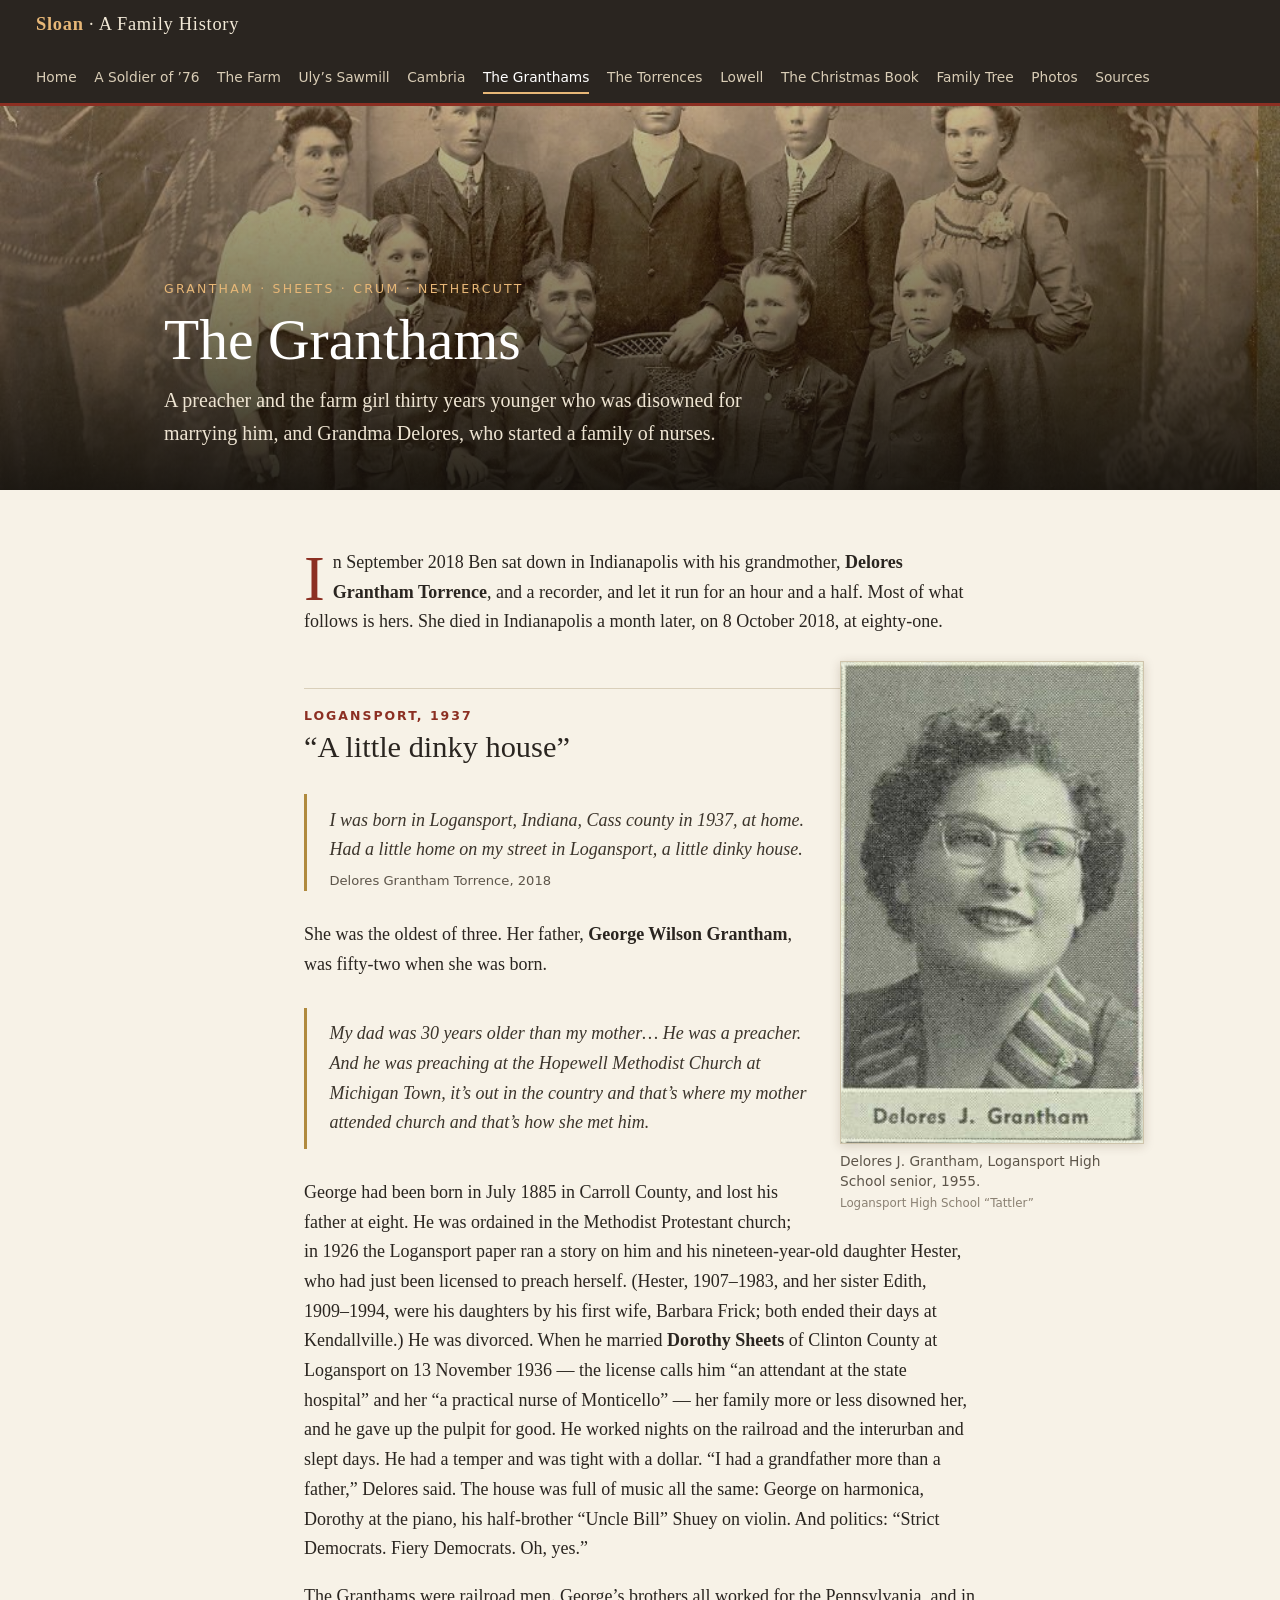
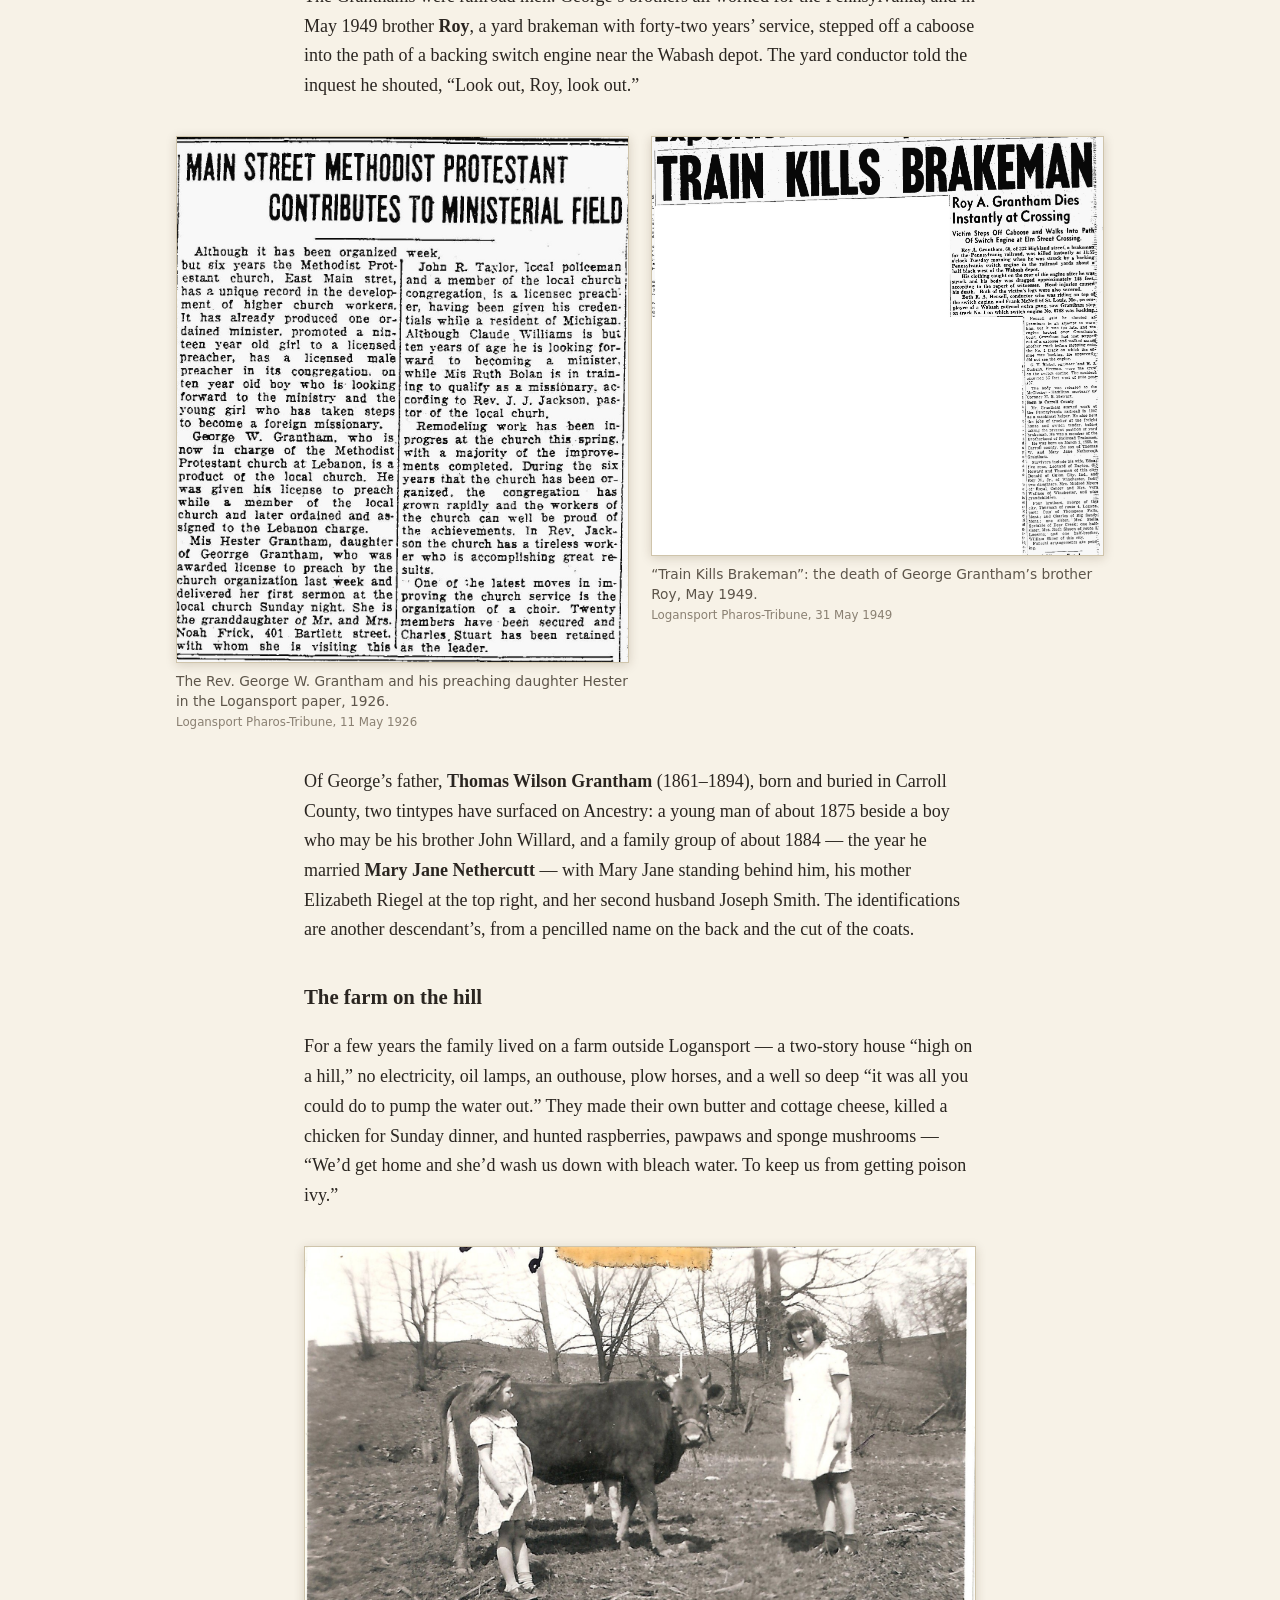
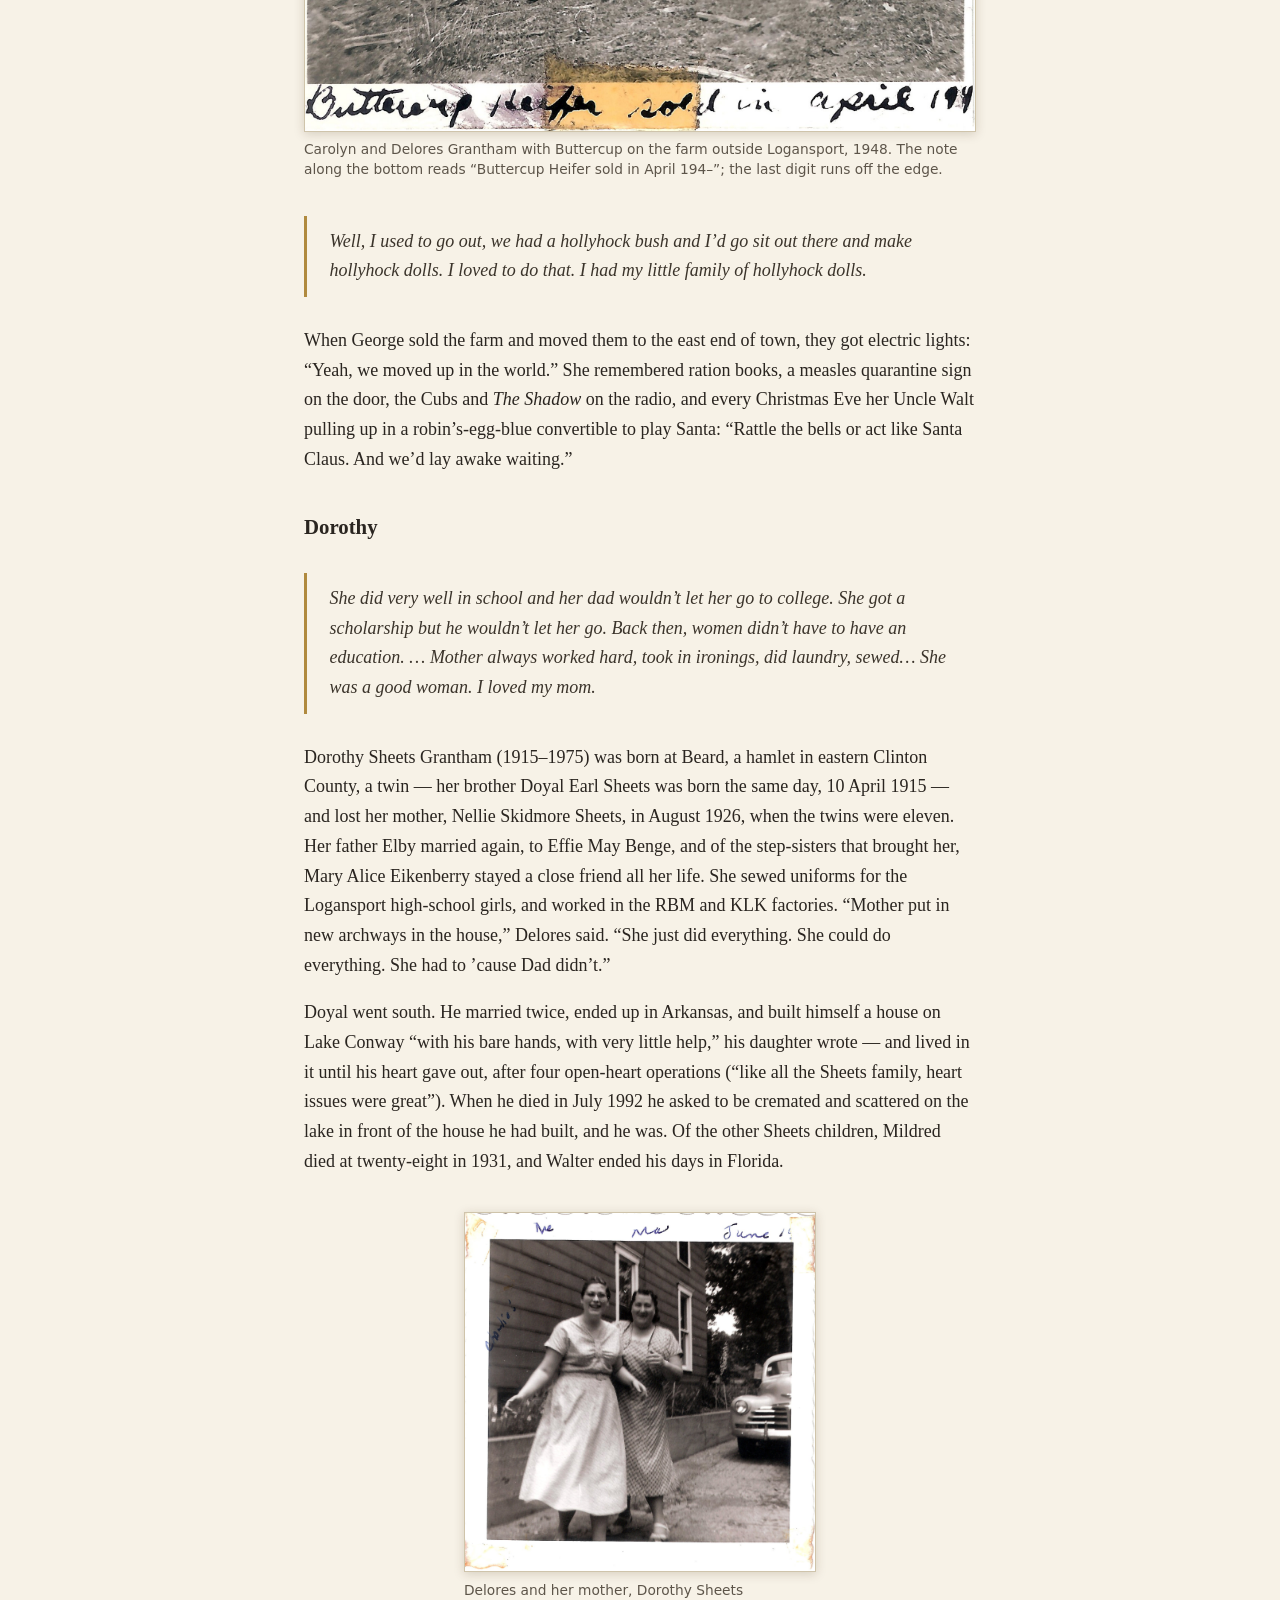
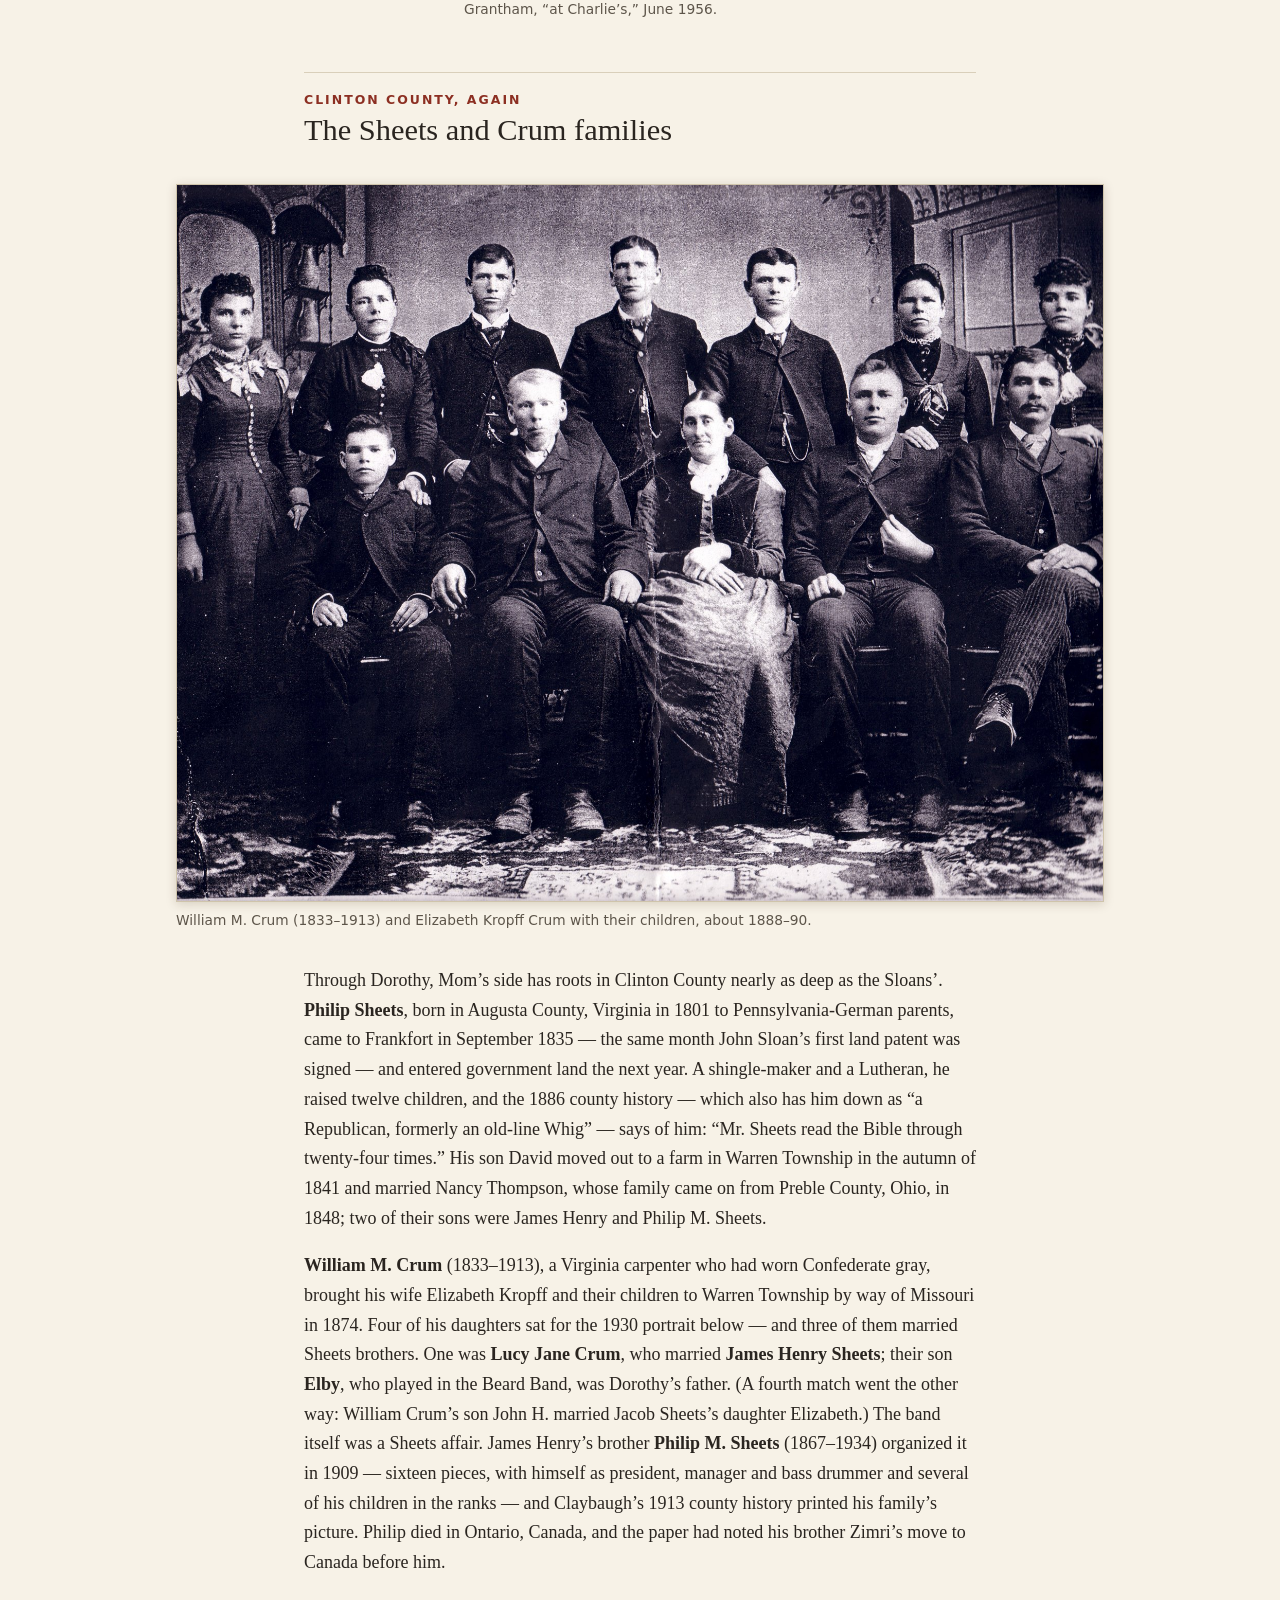
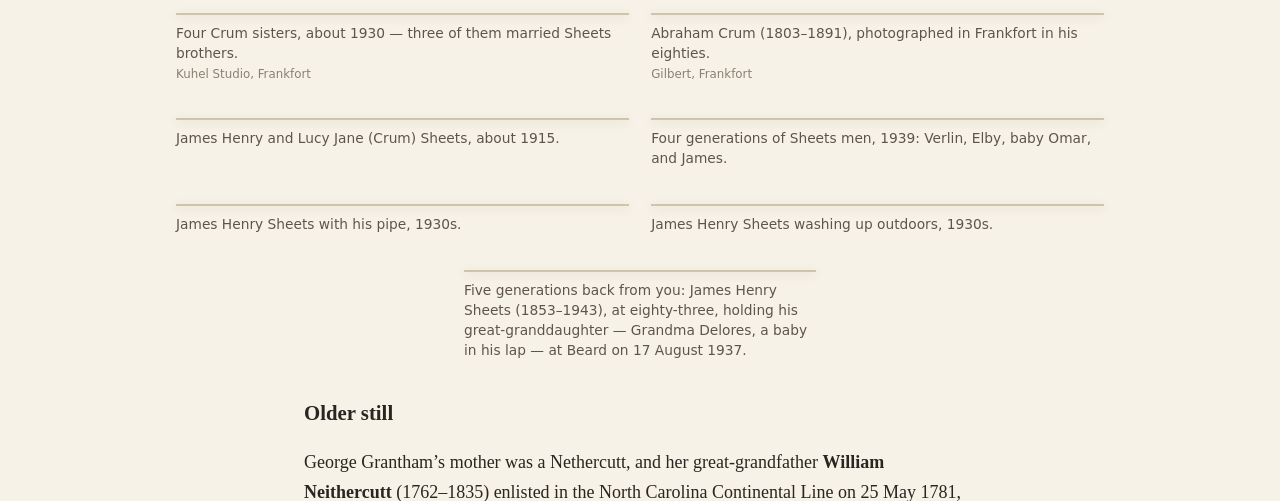
<file: moms-side.html>
<!doctype html>
<html lang="en"><head><meta charset="utf-8"><meta name="robots" content="noindex, nofollow"><meta http-equiv="refresh" content="0; url=grantham.html"><title>Moved · The Sloans of Cambria</title></head>
<body><p>This page has been split in two: <a href="grantham.html">The Granthams</a> and <a href="torrence.html">The Torrences</a>.</p></body></html>
</file>
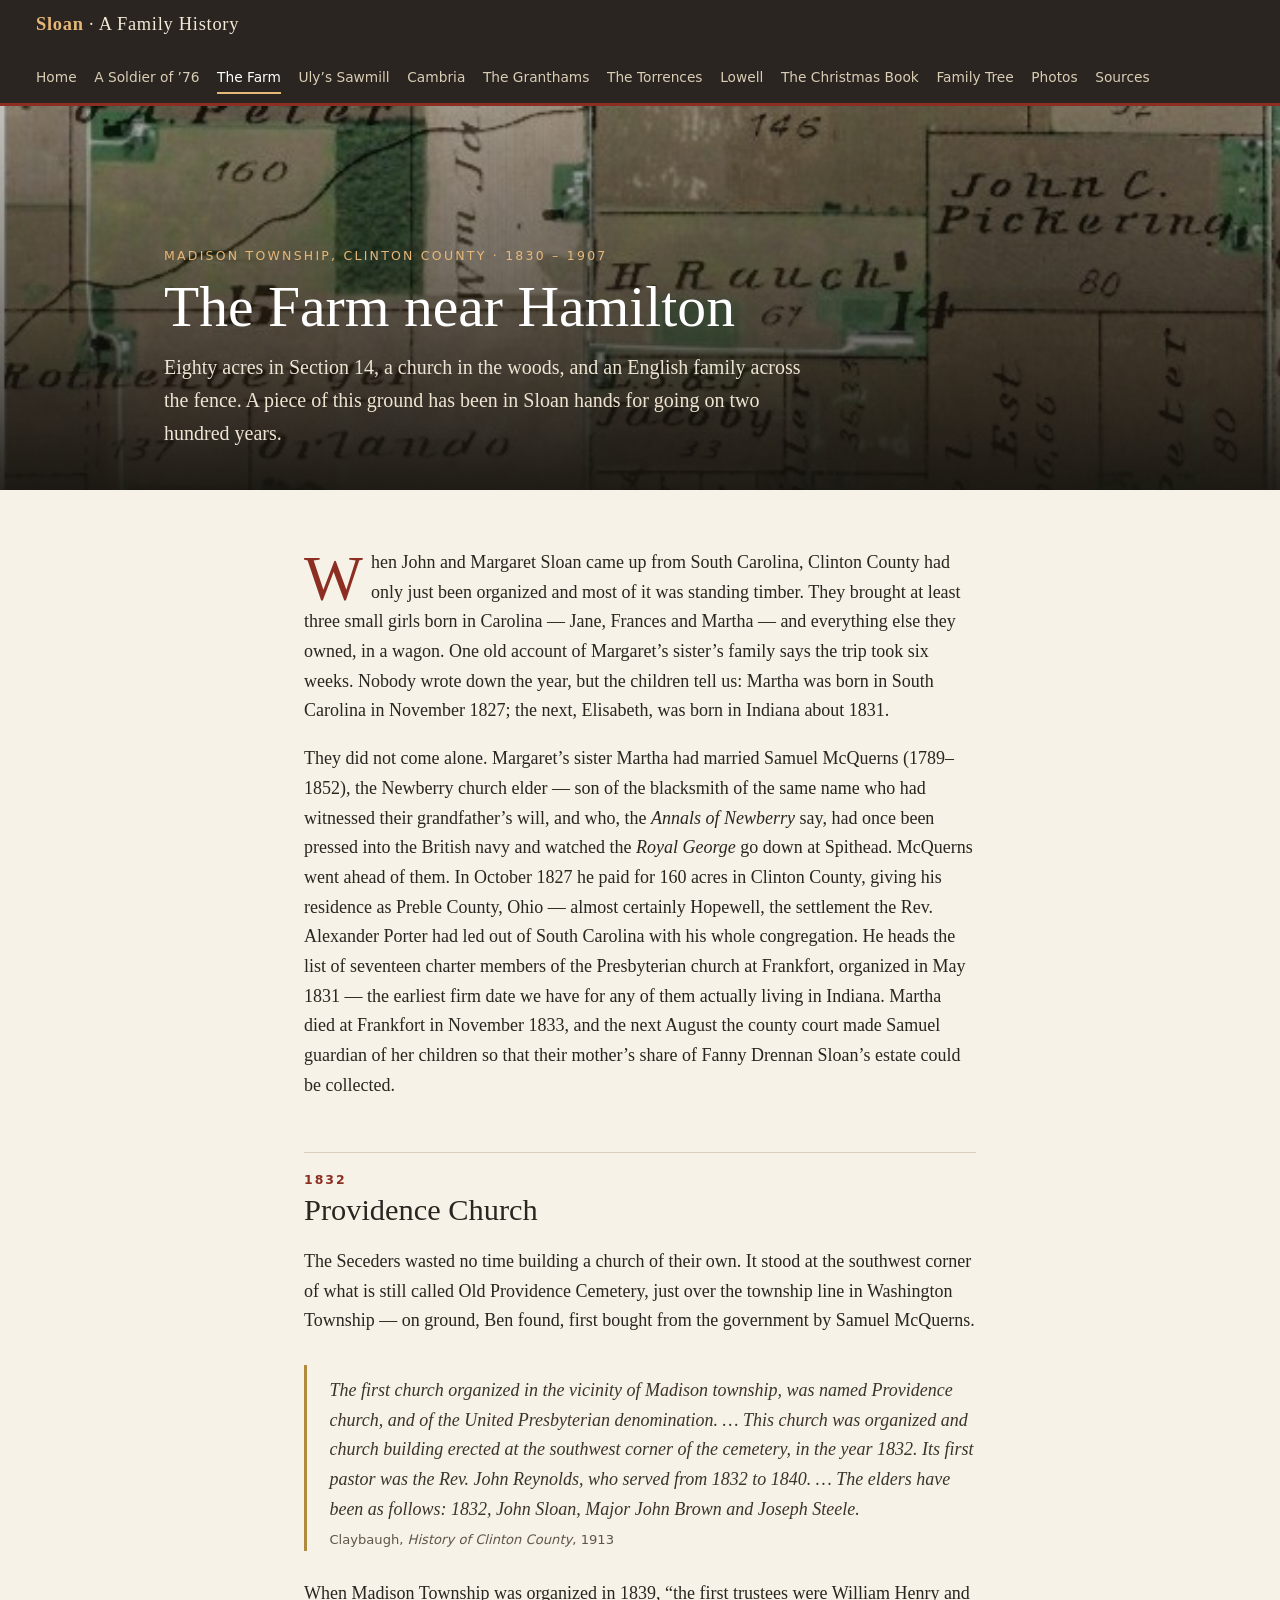
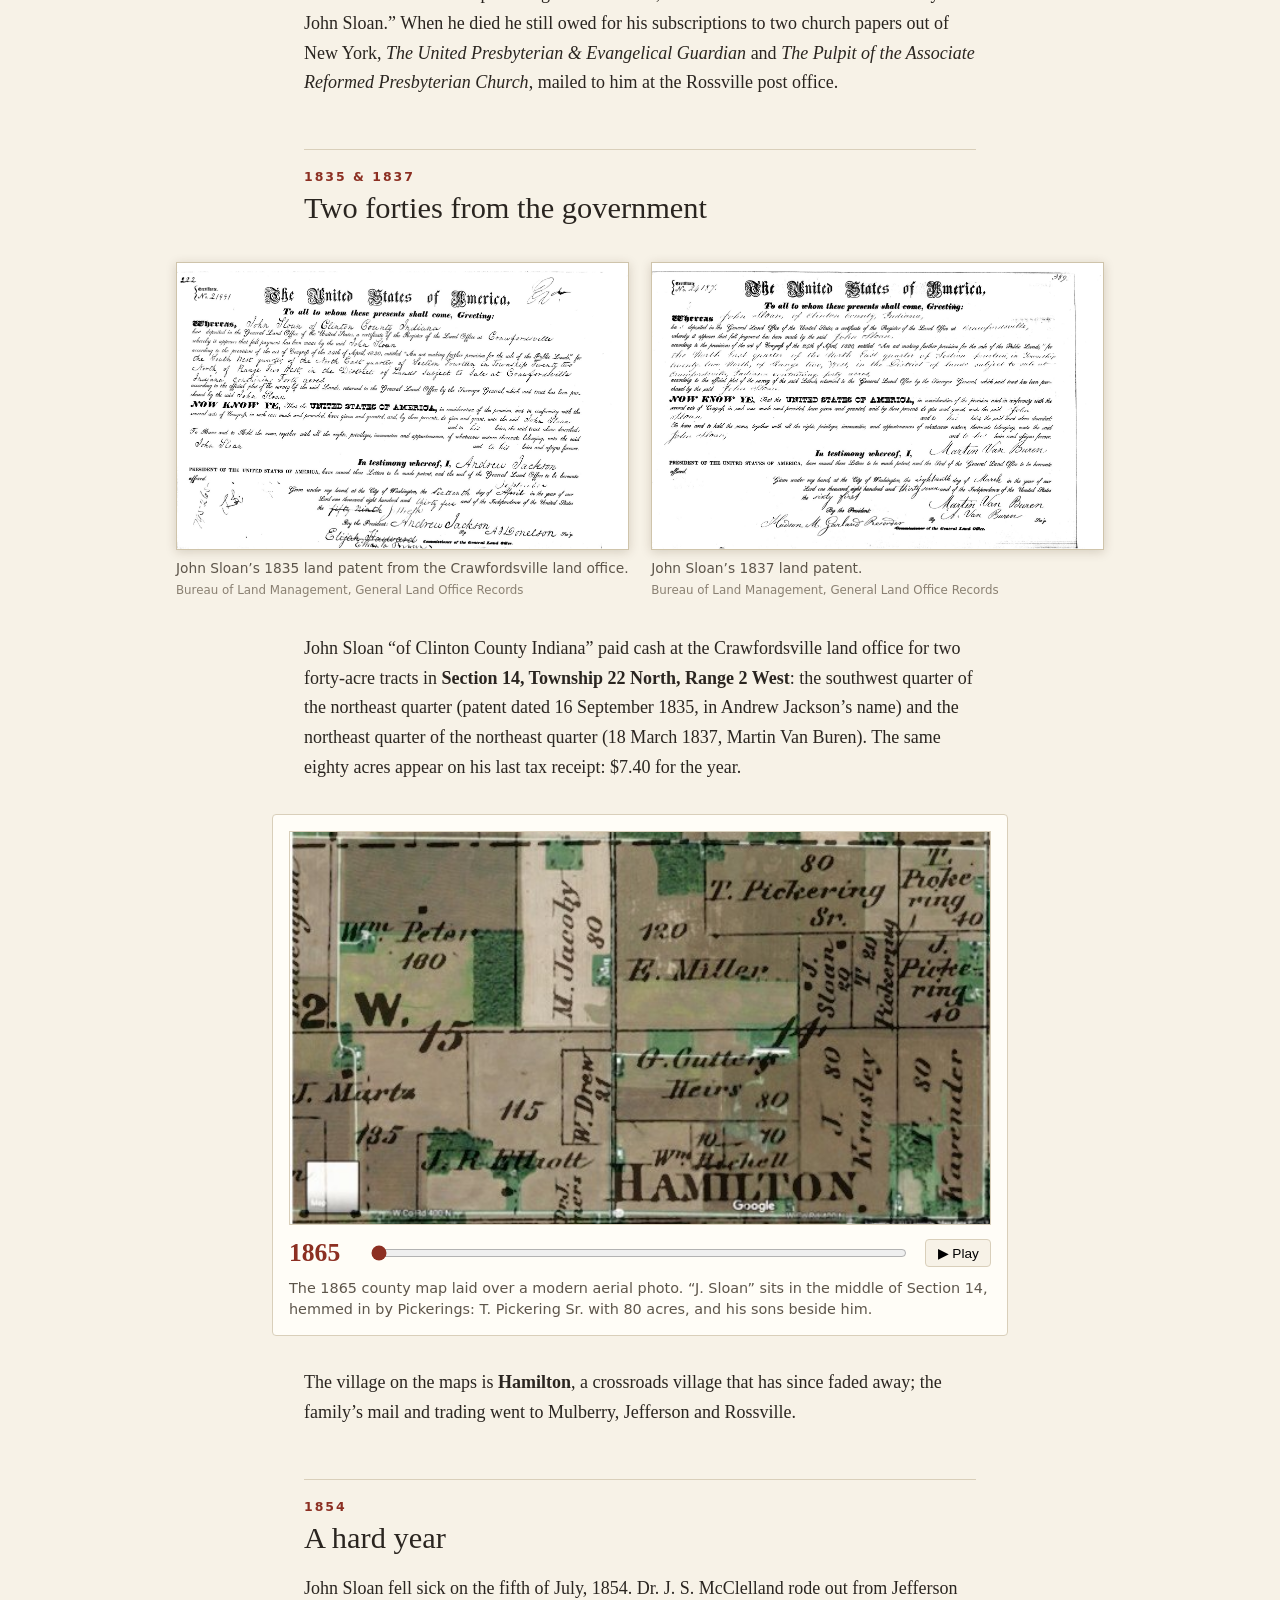
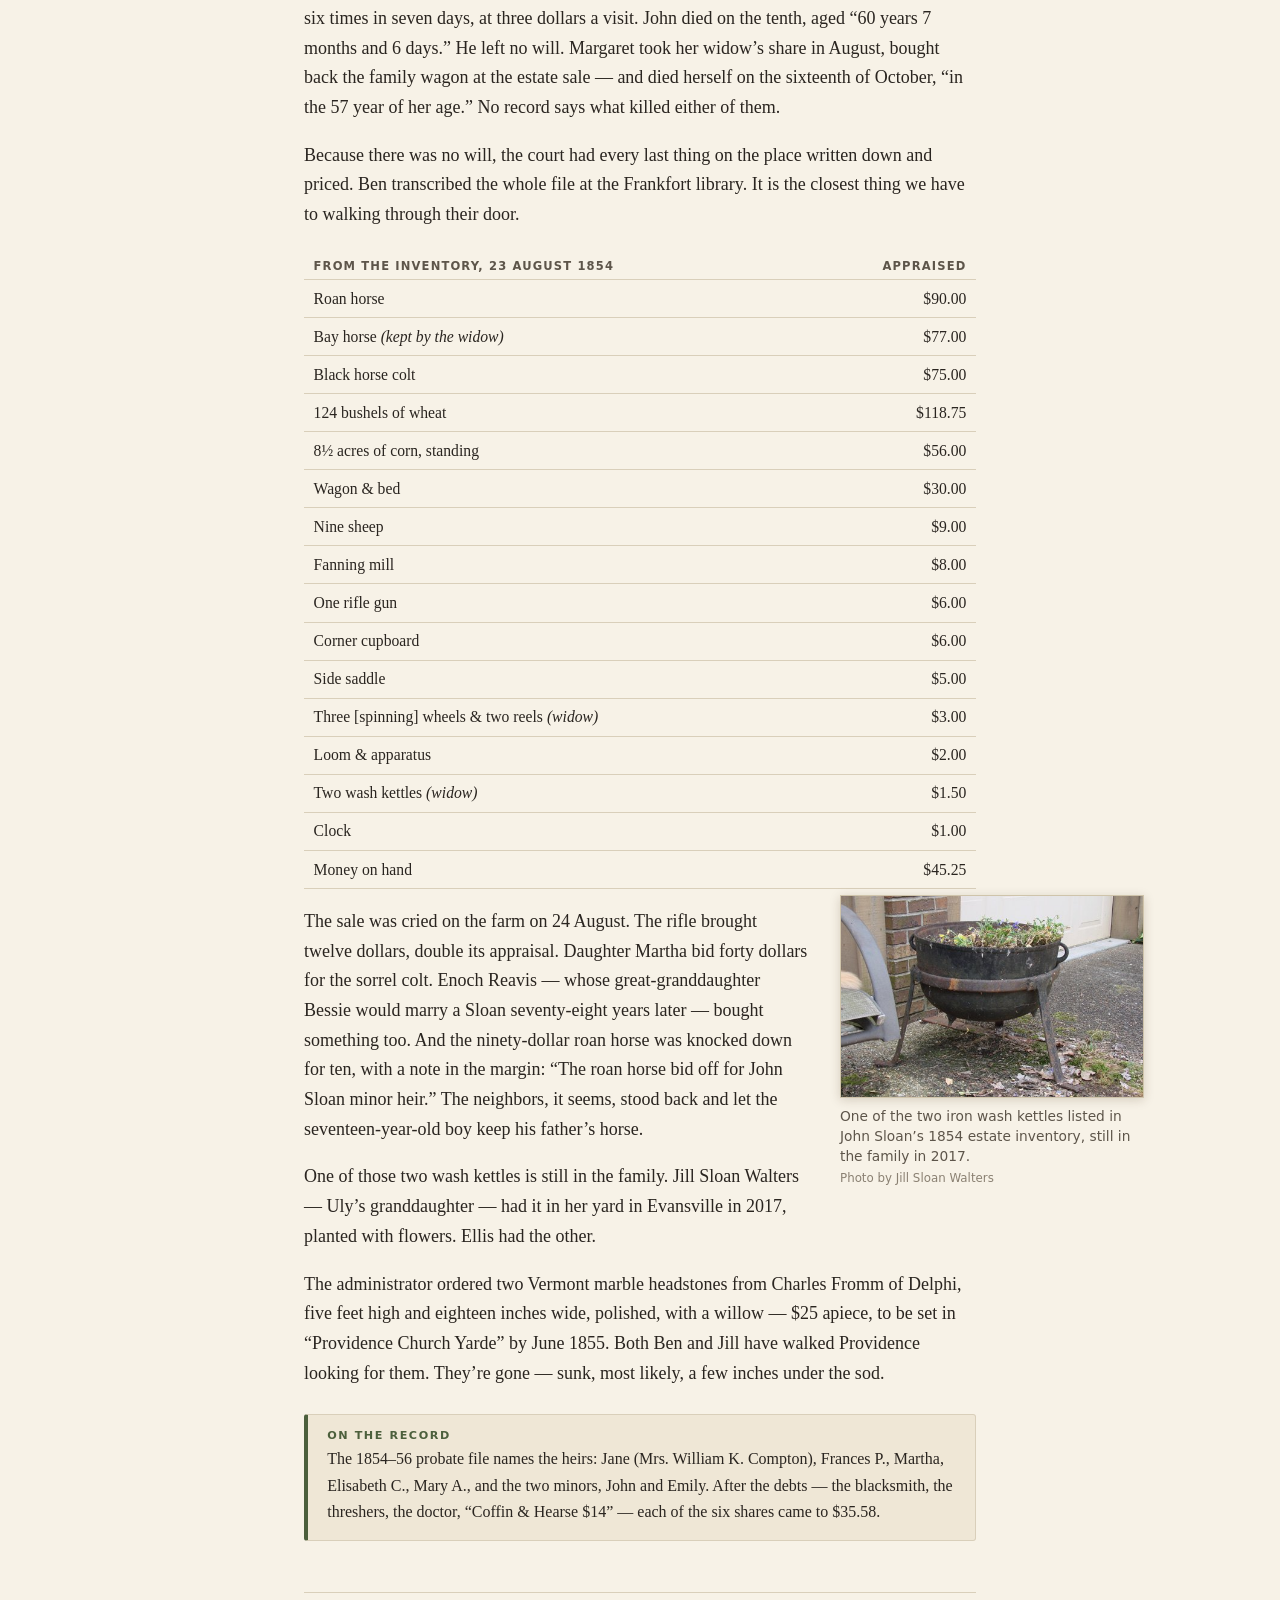
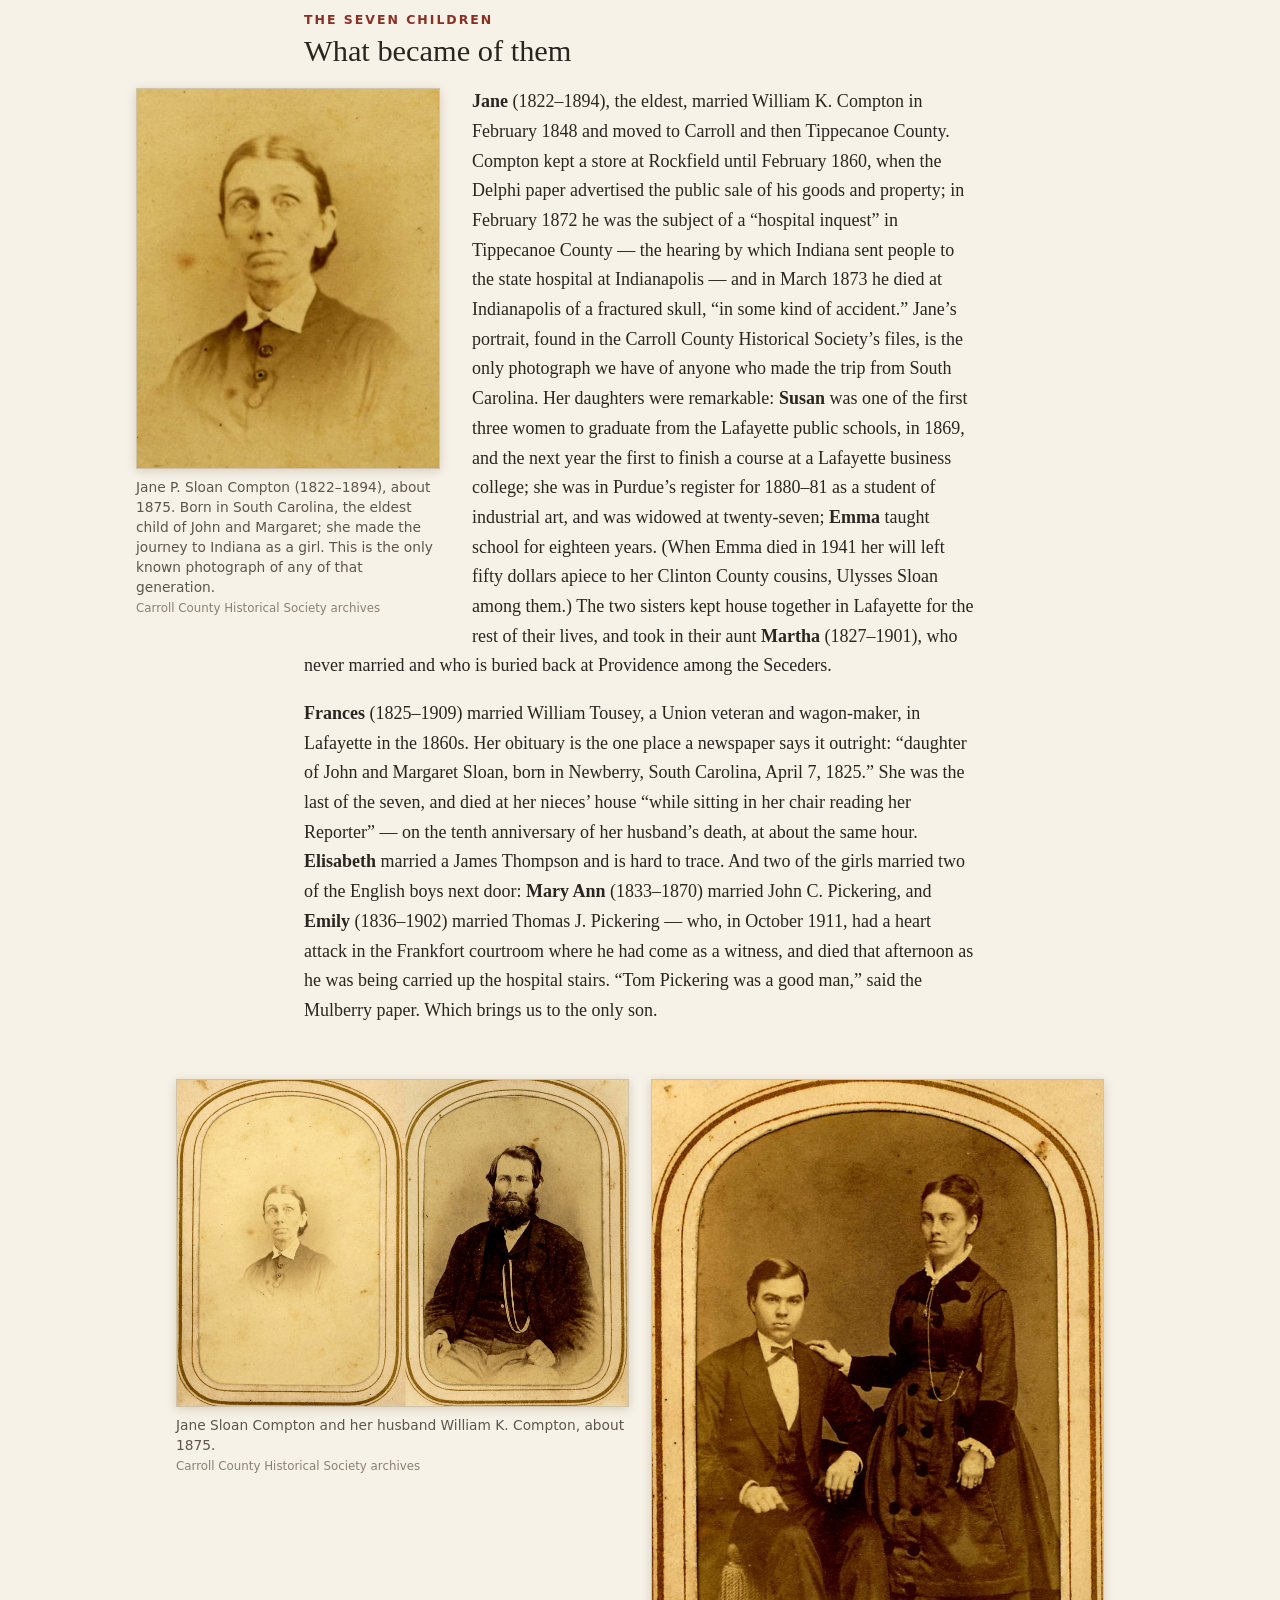
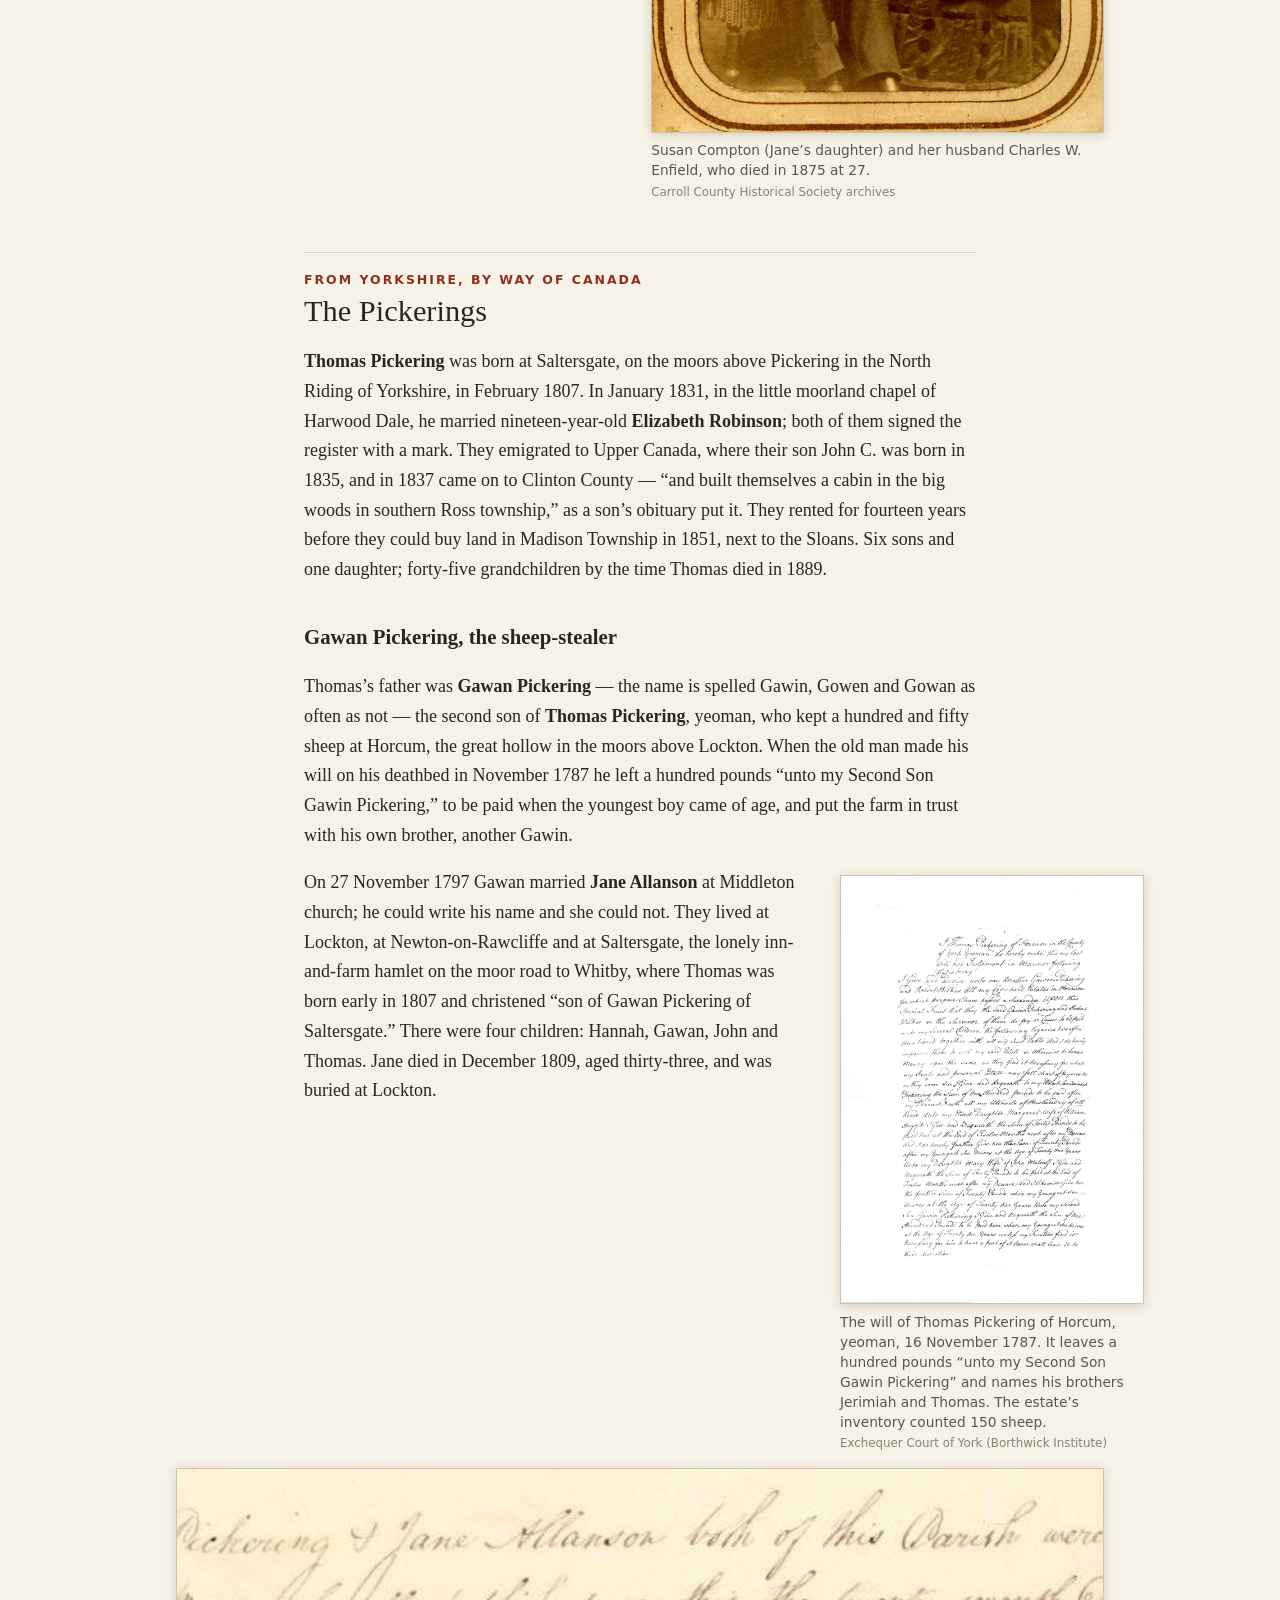
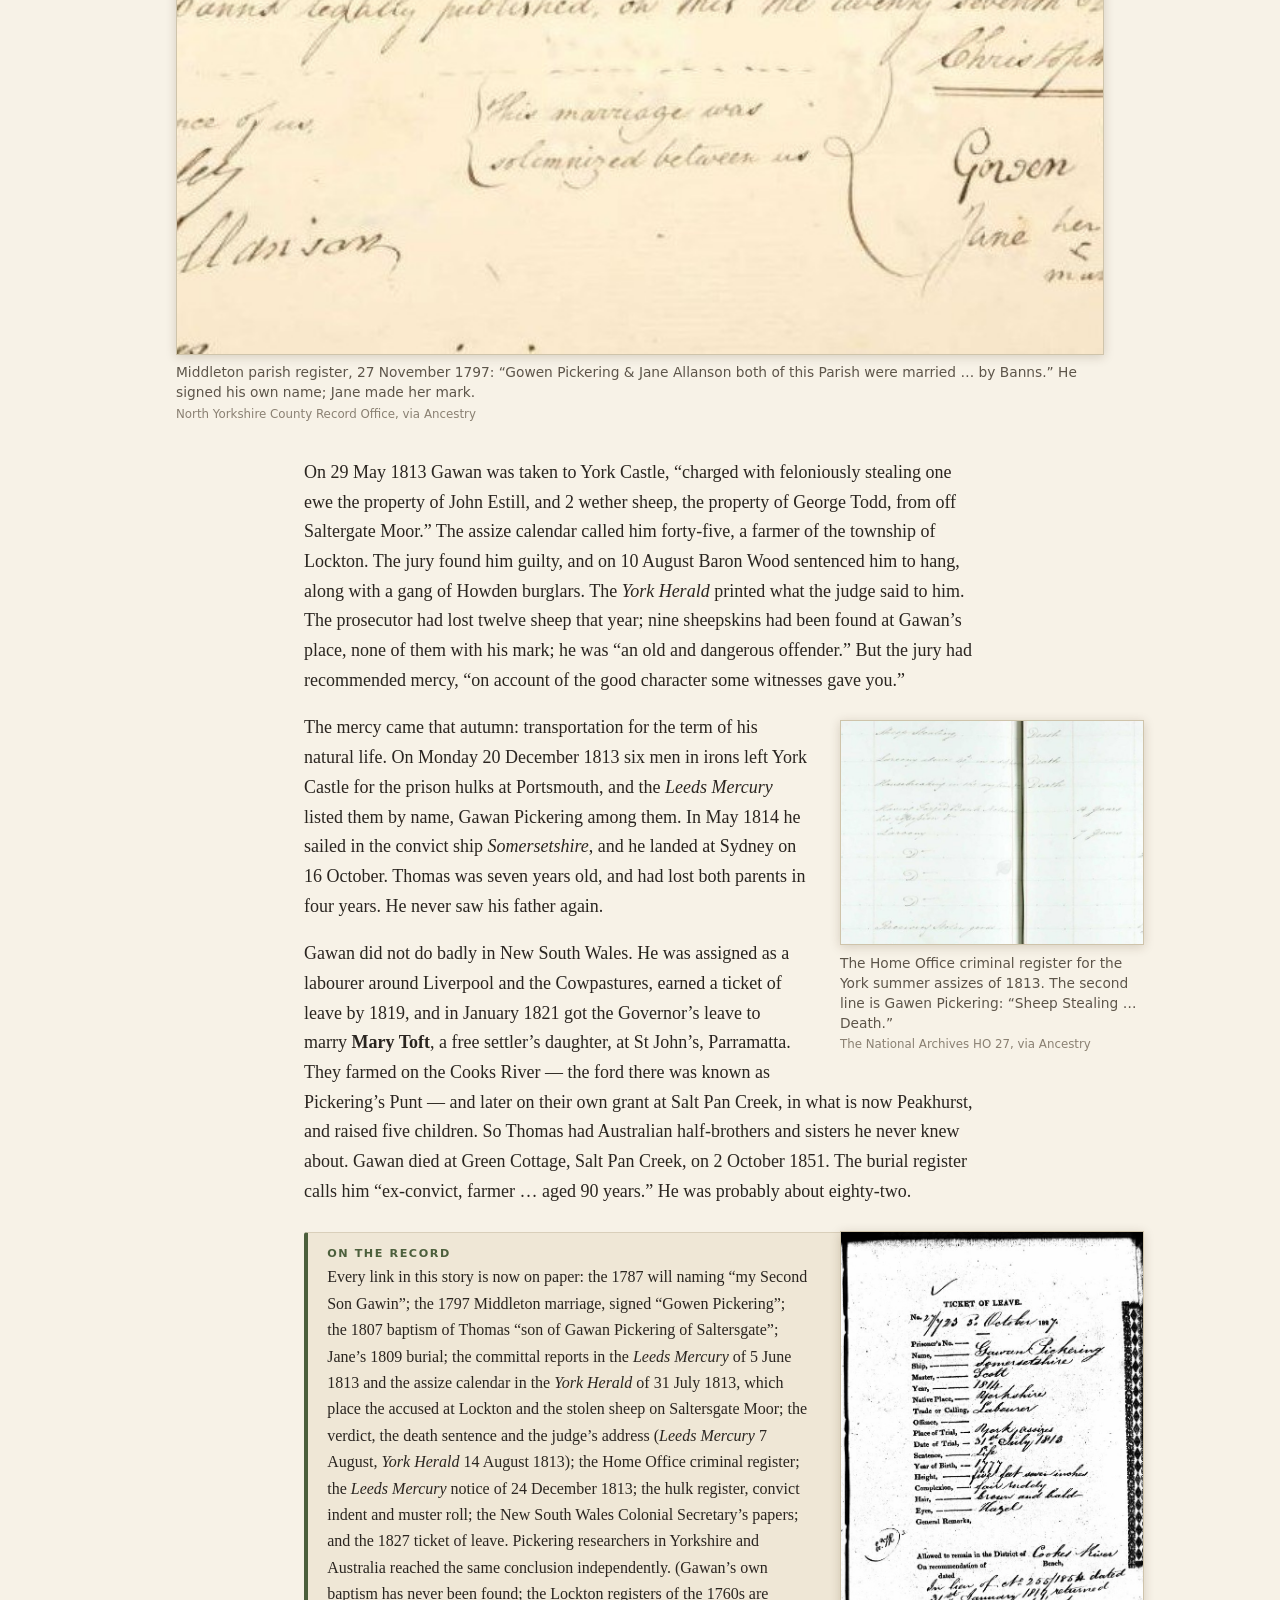
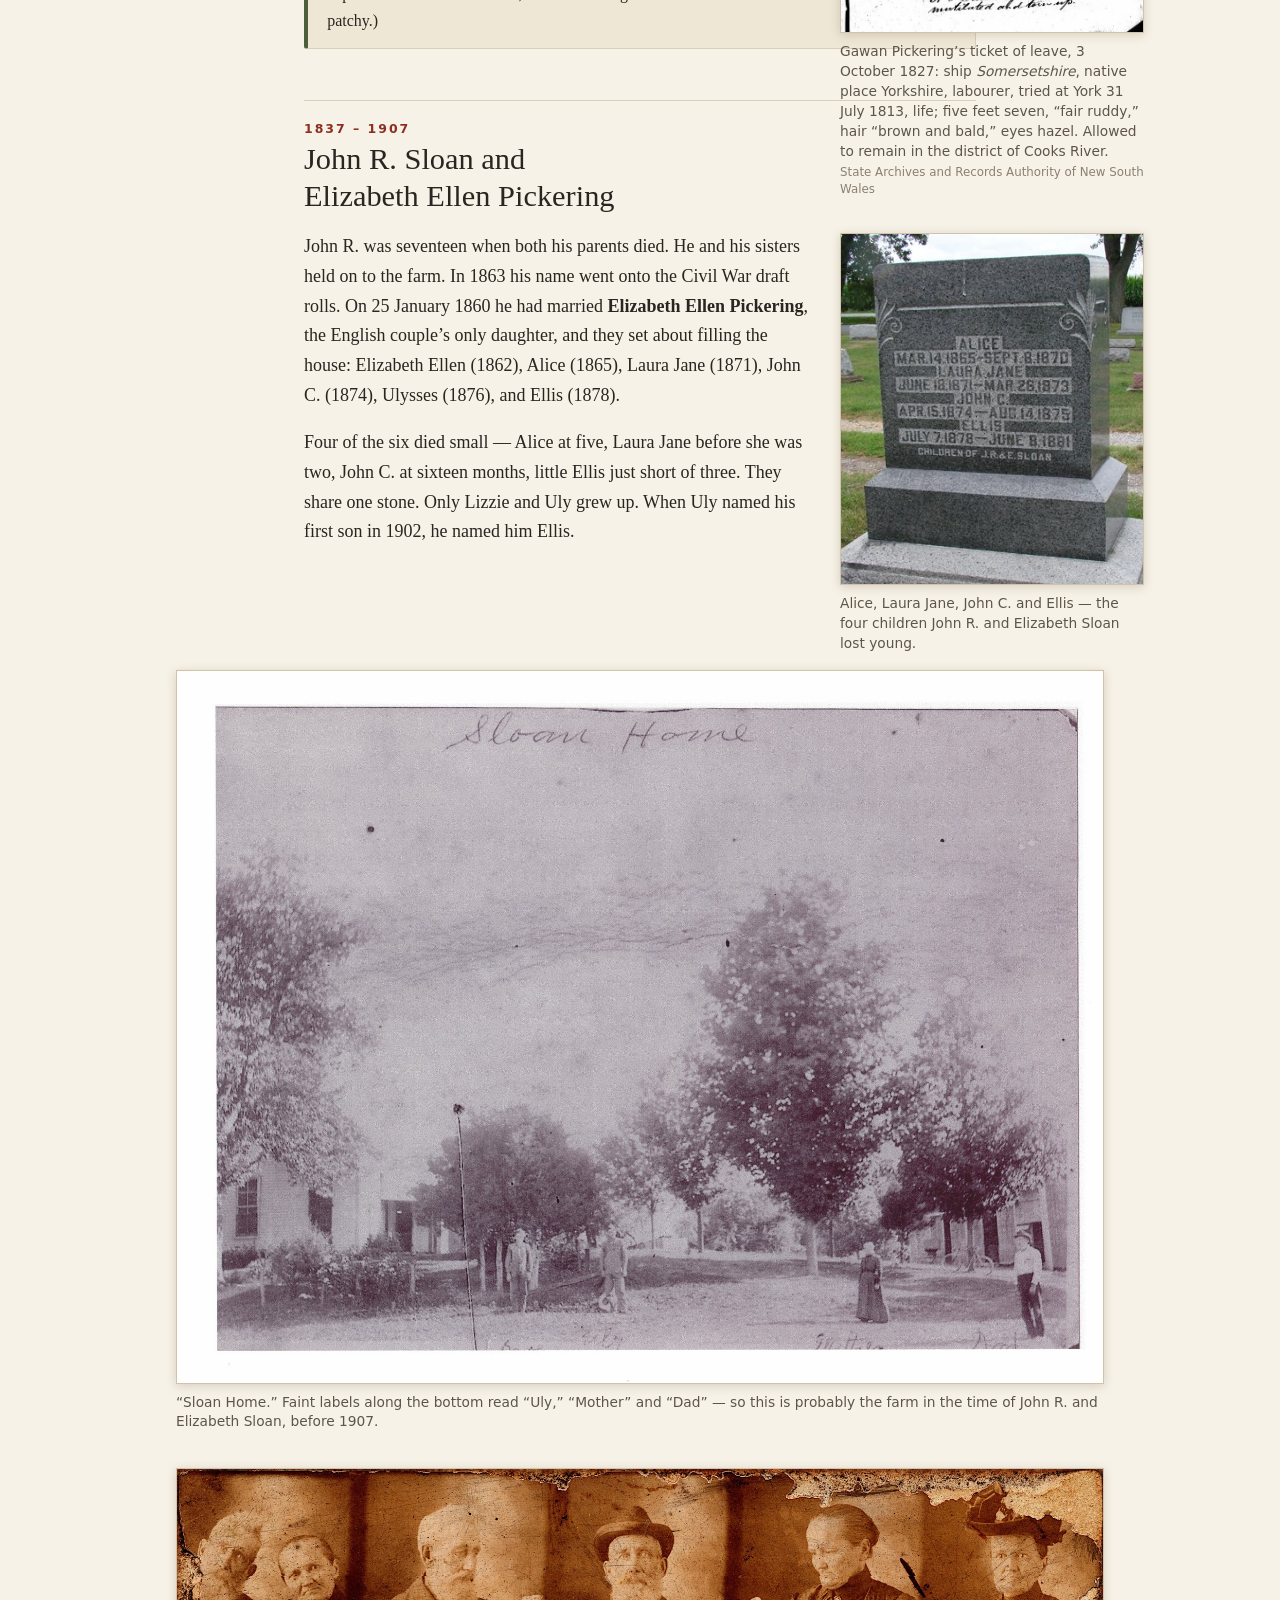
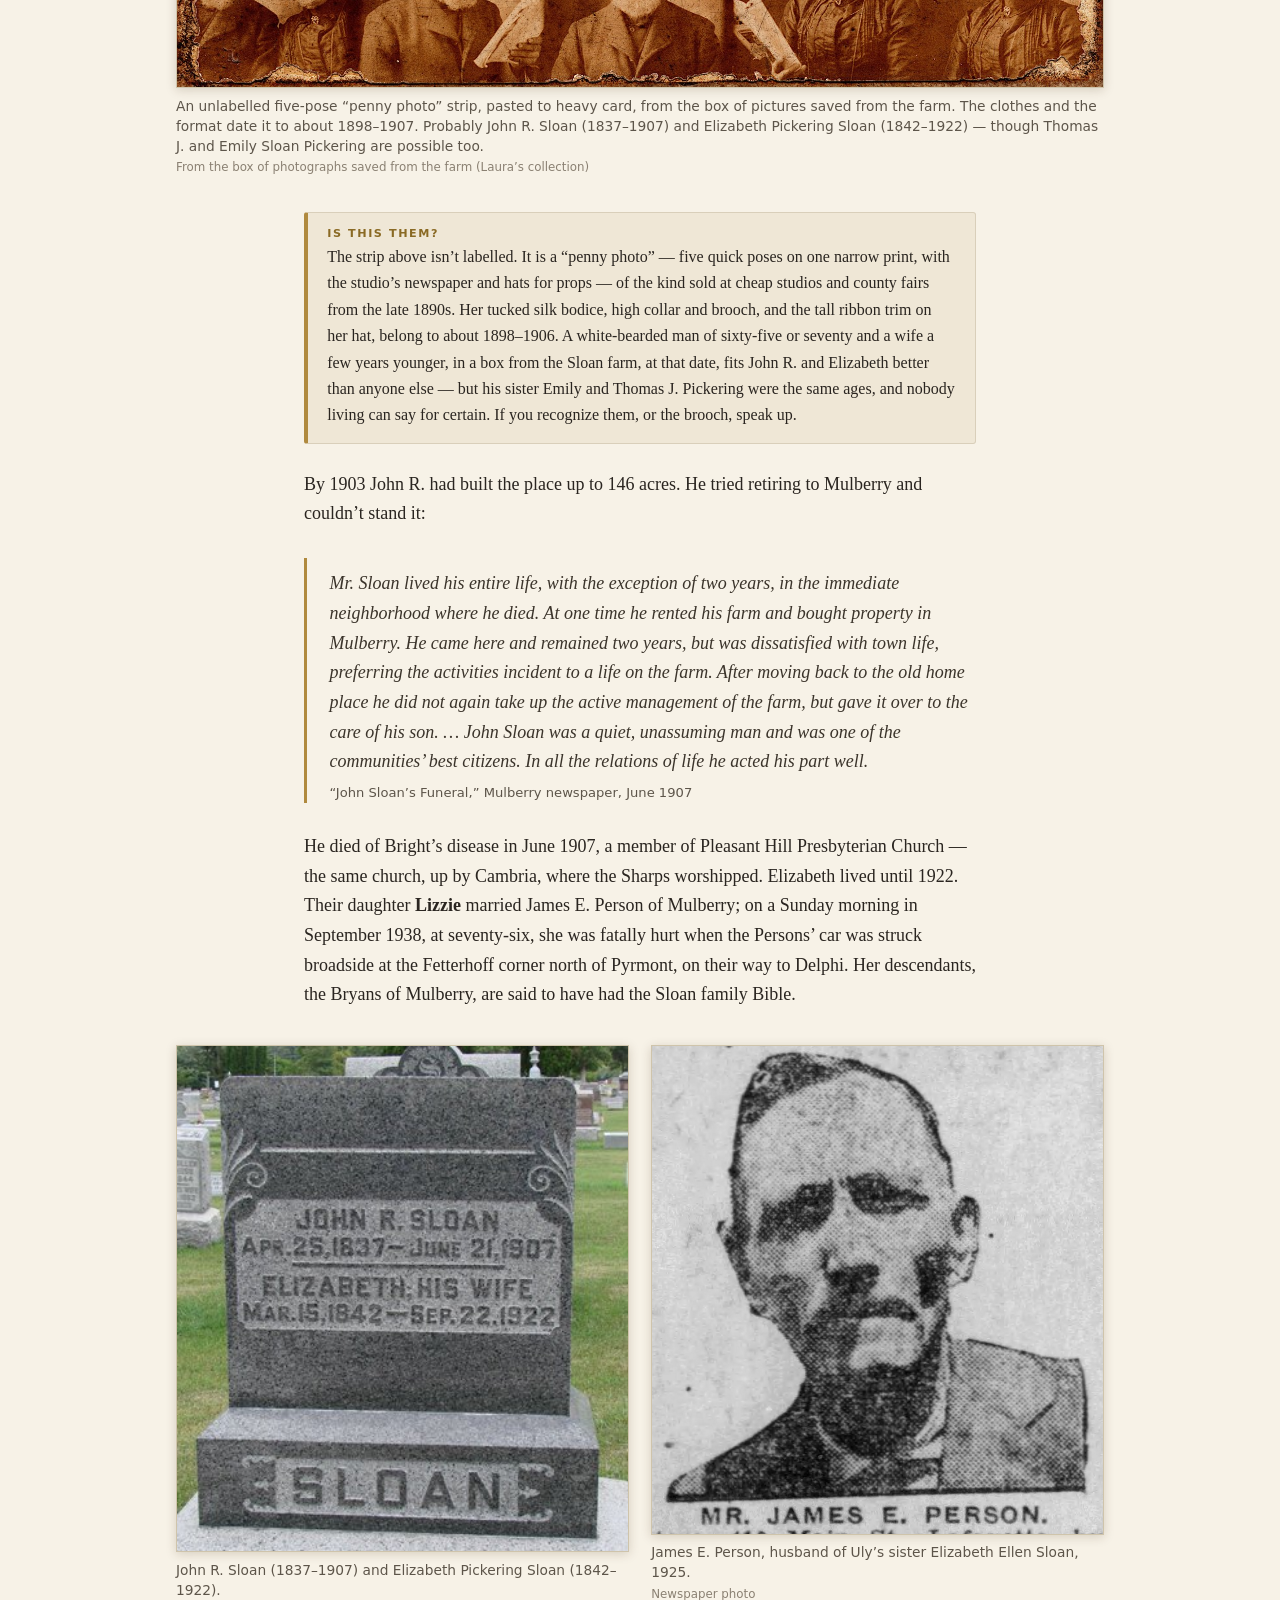
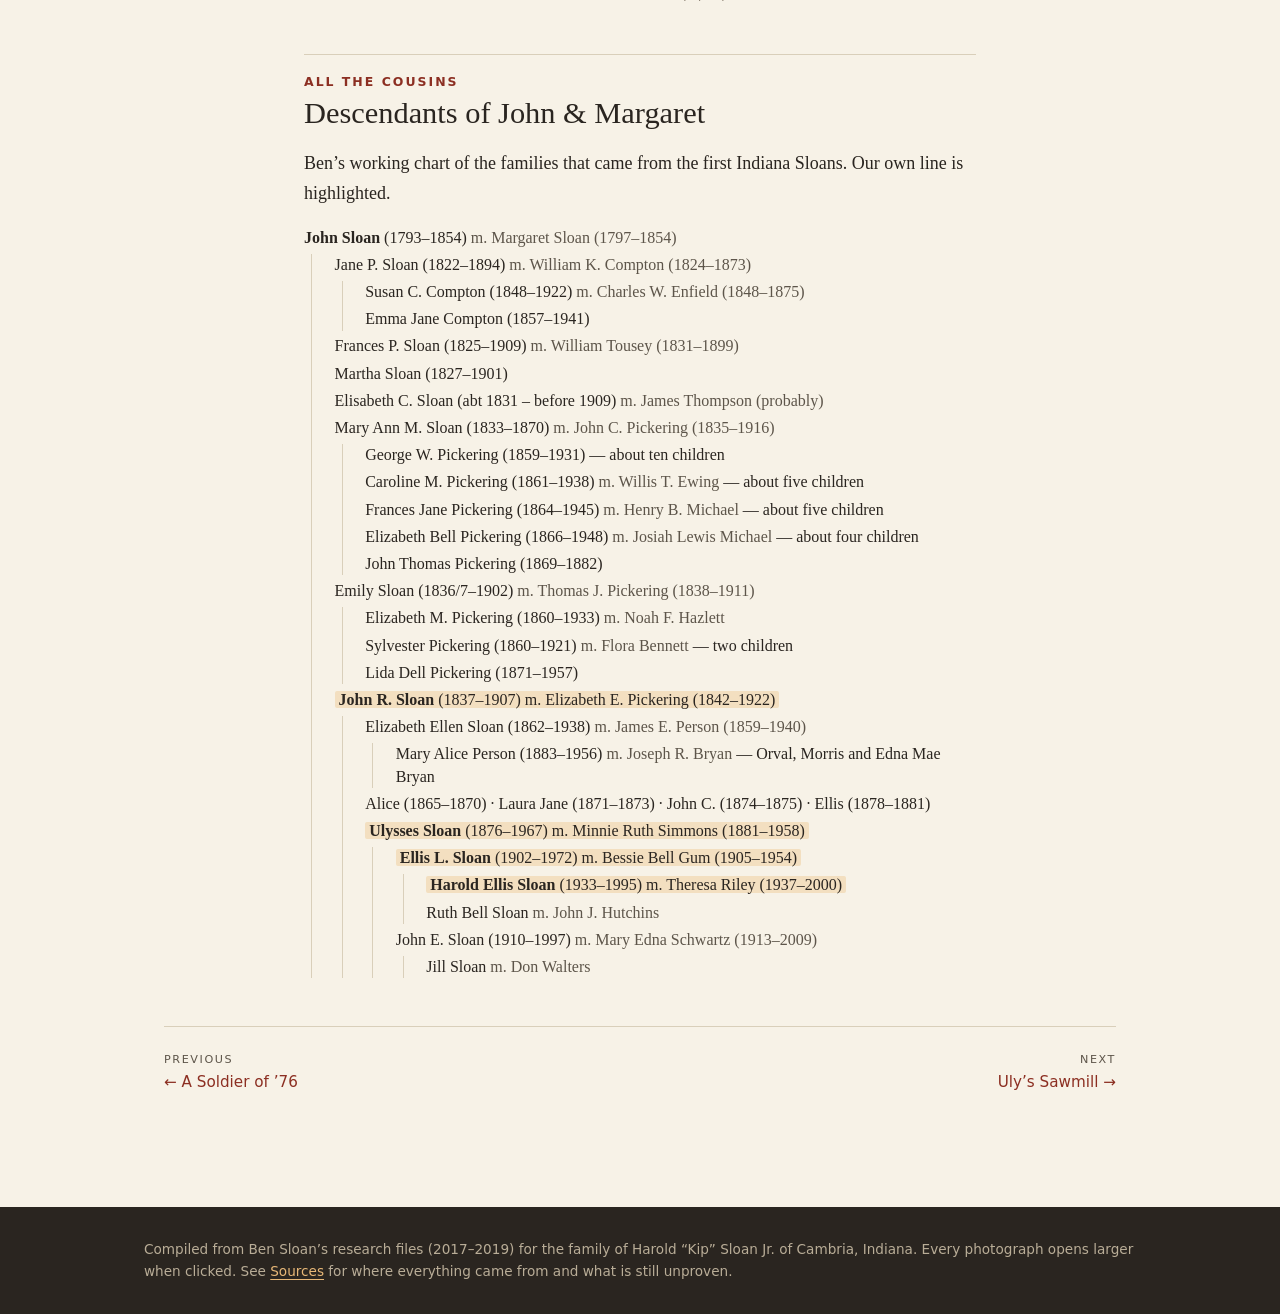
<file: pioneers.html>
<!doctype html>
<html lang="en"><head><meta charset="utf-8"><meta name="robots" content="noindex, nofollow"><meta name="viewport" content="width=device-width, initial-scale=1">
<title>The Farm near Hamilton · The Sloans of Cambria</title>
<link rel="stylesheet" href="css/style.css?v=1795552340"></head>
<body>
<div class="site-head"><div class="wrap"><a class="brand" href="index.html"><b>Sloan</b> · A Family History</a><nav class="site-nav"><a href="index.html">Home</a><a href="south-carolina.html">A Soldier of ’76</a><a href="pioneers.html" class=on>The Farm</a><a href="sawmill.html">Uly’s Sawmill</a><a href="cambria.html">Cambria</a><a href="grantham.html">The Granthams</a><a href="torrence.html">The Torrences</a><a href="lowell.html">Lowell</a><a href="christmas-book.html">The Christmas Book</a><a href="tree.html">Family Tree</a><a href="gallery.html">Photos</a><a href="sources.html">Sources</a></nav></div></div>
<header class="hero " style="background-image:url('img/farm-1903.jpg');background-position:center"><div class="inner"><p class="kicker">Madison Township, Clinton County · 1830 – 1907</p><h1>The Farm near Hamilton</h1><p class="lede">Eighty acres in Section 14, a church in the woods, and an English family across the fence. A piece of this ground has been in Sloan hands for going on two hundred years.</p></div></header>
<main><div class="article">
<p class="drop">When John and Margaret Sloan came up from South Carolina, Clinton County had only just been organized and most of it was standing timber. They brought at least three small girls born in Carolina — Jane, Frances and Martha — and everything else they owned, in a wagon. One old account of Margaret’s sister’s family says the trip took six weeks. Nobody wrote down the year, but the children tell us: Martha was born in South Carolina in November 1827; the next, Elisabeth, was born in Indiana about 1831.</p>

<p>They did not come alone. Margaret’s sister Martha had married Samuel McQuerns (1789–1852), the Newberry church elder — son of the blacksmith of the same name who had witnessed their grandfather’s will, and who, the <i>Annals of Newberry</i> say, had once been pressed into the British navy and watched the <i>Royal George</i> go down at Spithead. McQuerns went ahead of them. In October 1827 he paid for 160 acres in Clinton County, giving his residence as Preble County, Ohio — almost certainly Hopewell, the settlement the Rev. Alexander Porter had led out of South Carolina with his whole congregation. He heads the list of seventeen charter members of the Presbyterian church at Frankfort, organized in May 1831 — the earliest firm date we have for any of them actually living in Indiana. Martha died at Frankfort in November 1833, and the next August the county court made Samuel guardian of her children so that their mother’s share of Fanny Drennan Sloan’s estate could be collected.</p>

<h2><span class="yr">1832</span>Providence Church</h2>

<p>The Seceders wasted no time building a church of their own. It stood at the southwest corner of what is still called Old Providence Cemetery, just over the township line in Washington Township — on ground, Ben found, first bought from the government by Samuel McQuerns.</p>

<blockquote><p>The first church organized in the vicinity of Madison township, was named Providence church, and of the United Presbyterian denomination. … This church was organized and church building erected at the southwest corner of the cemetery, in the year 1832. Its first pastor was the Rev. John Reynolds, who served from 1832 to 1840. … The elders have been as follows: 1832, John Sloan, Major John Brown and Joseph Steele.</p>
<cite>Claybaugh, <i>History of Clinton County</i>, 1913</cite></blockquote>

<p>When Madison Township was organized in 1839, “the first trustees were William Henry and John Sloan.” When he died he still owed for his subscriptions to two church papers out of New York, <i>The United Presbyterian &amp; Evangelical Guardian</i> and <i>The Pulpit of the Associate Reformed Presbyterian Church</i>, mailed to him at the Rossville post office.</p>

<h2><span class="yr">1835 &amp; 1837</span>Two forties from the government</h2>

<div class="pair"><figure class=""><img src="img/land-grant-1835.jpg" data-full="img/land-grant-1835.jpg" alt="John Sloan’s 1835 land patent from the Crawfordsville land office." loading="lazy"><figcaption>John Sloan’s 1835 land patent from the Crawfordsville land office.<span class="credit">Bureau of Land Management, General Land Office Records</span></figcaption></figure><figure class=""><img src="img/land-grant-1837.jpg" data-full="img/land-grant-1837.jpg" alt="John Sloan’s 1837 land patent." loading="lazy"><figcaption>John Sloan’s 1837 land patent.<span class="credit">Bureau of Land Management, General Land Office Records</span></figcaption></figure></div>

<p>John Sloan “of Clinton County Indiana” paid cash at the Crawfordsville land office for two forty-acre tracts in <b>Section 14, Township 22 North, Range 2 West</b>: the southwest quarter of the northeast quarter (patent dated 16 September 1835, in Andrew Jackson’s name) and the northeast quarter of the northeast quarter (18 March 1837, Martin Van Buren). The same eighty acres appear on his last tax receipt: $7.40 for the year.</p>

<div class="timeview" data-frames='[{"y":"1865","src":"img/farm-1865.jpg","t":"The 1865 county map laid over a modern aerial photo. “J. Sloan” sits in the middle of Section 14, hemmed in by Pickerings: T. Pickering Sr. with 80 acres, and his sons beside him."},{"y":"1903","src":"img/farm-1903.jpg","t":"“John Sloan, 146” acres — John R. has nearly doubled his father’s farm. T. J. Pickering and John C. Pickering, his brothers-in-law twice over, are his neighbors to the east."},{"y":"1919","src":"img/farm-1919.jpg","t":"By 1919 the map shows new names. Uly is farming and sawing on the home place."}]'></div>

<p>The village on the maps is <b>Hamilton</b>, a crossroads village that has since faded away; the family’s mail and trading went to Mulberry, Jefferson and Rossville.</p>

<h2><span class="yr">1854</span>A hard year</h2>

<p>John Sloan fell sick on the fifth of July, 1854. Dr. J. S. McClelland rode out from Jefferson six times in seven days, at three dollars a visit. John died on the tenth, aged “60 years 7 months and 6 days.” He left no will. Margaret took her widow’s share in August, bought back the family wagon at the estate sale — and died herself on the sixteenth of October, “in the 57 year of her age.” No record says what killed either of them.</p>

<p>Because there was no will, the court had every last thing on the place written down and priced. Ben transcribed the whole file at the Frankfort library. It is the closest thing we have to walking through their door.</p>

<table class="ledger" style="margin-top:1.5rem">
<tr><th>From the inventory, 23 August 1854</th><th style="text-align:right">Appraised</th></tr>
<tr><td>Roan horse</td><td class="num">$90.00</td></tr>
<tr><td>Bay horse <i>(kept by the widow)</i></td><td class="num">$77.00</td></tr>
<tr><td>Black horse colt</td><td class="num">$75.00</td></tr>
<tr><td>124 bushels of wheat</td><td class="num">$118.75</td></tr>
<tr><td>8½ acres of corn, standing</td><td class="num">$56.00</td></tr>
<tr><td>Wagon &amp; bed</td><td class="num">$30.00</td></tr>
<tr><td>Nine sheep</td><td class="num">$9.00</td></tr>
<tr><td>Fanning mill</td><td class="num">$8.00</td></tr>
<tr><td>One rifle gun</td><td class="num">$6.00</td></tr>
<tr><td>Corner cupboard</td><td class="num">$6.00</td></tr>
<tr><td>Side saddle</td><td class="num">$5.00</td></tr>
<tr><td>Three [spinning] wheels &amp; two reels <i>(widow)</i></td><td class="num">$3.00</td></tr>
<tr><td>Loom &amp; apparatus</td><td class="num">$2.00</td></tr>
<tr><td>Two wash kettles <i>(widow)</i></td><td class="num">$1.50</td></tr>
<tr><td>Clock</td><td class="num">$1.00</td></tr>
<tr><td>Money on hand</td><td class="num">$45.25</td></tr>
</table>

<figure class="right"><img src="img/wash-kettle.jpg" data-full="img/wash-kettle.jpg" alt="One of the two iron wash kettles listed in John Sloan’s 1854 estate inventory, still in the family in 2017." loading="lazy"><figcaption>One of the two iron wash kettles listed in John Sloan’s 1854 estate inventory, still in the family in 2017.<span class="credit">Photo by Jill Sloan Walters</span></figcaption></figure>

<p>The sale was cried on the farm on 24 August. The rifle brought twelve dollars, double its appraisal. Daughter Martha bid forty dollars for the sorrel colt. Enoch Reavis — whose great-granddaughter Bessie would marry a Sloan seventy-eight years later — bought something too. And the ninety-dollar roan horse was knocked down for ten, with a note in the margin: “The roan horse bid off for John Sloan minor heir.” The neighbors, it seems, stood back and let the seventeen-year-old boy keep his father’s horse.</p>

<p>One of those two wash kettles is still in the family. Jill Sloan Walters — Uly’s granddaughter — had it in her yard in Evansville in 2017, planted with flowers. Ellis had the other.</p>

<p>The administrator ordered two Vermont marble headstones from Charles Fromm of Delphi, five feet high and eighteen inches wide, polished, with a willow — $25 apiece, to be set in “Providence Church Yarde” by June 1855. Both Ben and Jill have walked Providence looking for them. They’re gone — sunk, most likely, a few inches under the sod.</p>

<div class="note"><b class="tag">On the record</b>The 1854–56 probate file names the heirs: Jane (Mrs. William K. Compton), Frances P., Martha, Elisabeth C., Mary A., and the two minors, John and Emily. After the debts — the blacksmith, the threshers, the doctor, “Coffin &amp; Hearse $14” — each of the six shares came to $35.58.</div>

<h2><span class="yr">The seven children</span>What became of them</h2>

<figure class="left"><img src="img/jane-sloan-compton.jpg" data-full="img/jane-sloan-compton.jpg" alt="Jane P. Sloan Compton (1822–1894), about 1875. Born in South Carolina, the eldest child of John and Margaret; she made the journey to Indiana as a girl. This is the only known photograph of any of that generation." loading="lazy"><figcaption>Jane P. Sloan Compton (1822–1894), about 1875. Born in South Carolina, the eldest child of John and Margaret; she made the journey to Indiana as a girl. This is the only known photograph of any of that generation.<span class="credit">Carroll County Historical Society archives</span></figcaption></figure>

<p><b>Jane</b> (1822–1894), the eldest, married William K. Compton in February 1848 and moved to Carroll and then Tippecanoe County. Compton kept a store at Rockfield until February 1860, when the Delphi paper advertised the public sale of his goods and property; in February 1872 he was the subject of a “hospital inquest” in Tippecanoe County — the hearing by which Indiana sent people to the state hospital at Indianapolis — and in March 1873 he died at Indianapolis of a fractured skull, “in some kind of accident.” Jane’s portrait, found in the Carroll County Historical Society’s files, is the only photograph we have of anyone who made the trip from South Carolina. Her daughters were remarkable: <b>Susan</b> was one of the first three women to graduate from the Lafayette public schools, in 1869, and the next year the first to finish a course at a Lafayette business college; she was in Purdue’s register for 1880–81 as a student of industrial art, and was widowed at twenty-seven; <b>Emma</b> taught school for eighteen years. (When Emma died in 1941 her will left fifty dollars apiece to her Clinton County cousins, Ulysses Sloan among them.) The two sisters kept house together in Lafayette for the rest of their lives, and took in their aunt <b>Martha</b> (1827–1901), who never married and who is buried back at Providence among the Seceders.</p>

<p><b>Frances</b> (1825–1909) married William Tousey, a Union veteran and wagon-maker, in Lafayette in the 1860s. Her obituary is the one place a newspaper says it outright: “daughter of John and Margaret Sloan, born in Newberry, South Carolina, April 7, 1825.” She was the last of the seven, and died at her nieces’ house “while sitting in her chair reading her Reporter” — on the tenth anniversary of her husband’s death, at about the same hour. <b>Elisabeth</b> married a James Thompson and is hard to trace. And two of the girls married two of the English boys next door: <b>Mary Ann</b> (1833–1870) married John C. Pickering, and <b>Emily</b> (1836–1902) married Thomas J. Pickering — who, in October 1911, had a heart attack in the Frankfort courtroom where he had come as a witness, and died that afternoon as he was being carried up the hospital stairs. “Tom Pickering was a good man,” said the Mulberry paper. Which brings us to the only son.</p>

<div class="clear"></div>
<div class="pair"><figure class=""><img src="img/jane-william-compton.jpg" data-full="img/jane-william-compton.jpg" alt="Jane Sloan Compton and her husband William K. Compton, about 1875." loading="lazy"><figcaption>Jane Sloan Compton and her husband William K. Compton, about 1875.<span class="credit">Carroll County Historical Society archives</span></figcaption></figure><figure class=""><img src="img/enfields.jpg" data-full="img/enfields.jpg" alt="Susan Compton (Jane’s daughter) and her husband Charles W. Enfield, who died in 1875 at 27." loading="lazy"><figcaption>Susan Compton (Jane’s daughter) and her husband Charles W. Enfield, who died in 1875 at 27.<span class="credit">Carroll County Historical Society archives</span></figcaption></figure></div>

<h2><span class="yr">From Yorkshire, by way of Canada</span>The Pickerings</h2>

<p><b>Thomas Pickering</b> was born at Saltersgate, on the moors above Pickering in the North Riding of Yorkshire, in February 1807. In January 1831, in the little moorland chapel of Harwood Dale, he married nineteen-year-old <b>Elizabeth Robinson</b>; both of them signed the register with a mark. They emigrated to Upper Canada, where their son John C. was born in 1835, and in 1837 came on to Clinton County — “and built themselves a cabin in the big woods in southern Ross township,” as a son’s obituary put it. They rented for fourteen years before they could buy land in Madison Township in 1851, next to the Sloans. Six sons and one daughter; forty-five grandchildren by the time Thomas died in 1889.</p>

<h3>Gawan Pickering, the sheep-stealer</h3>

<p>Thomas’s father was <b>Gawan Pickering</b> — the name is spelled Gawin, Gowen and Gowan as often as not — the second son of <b>Thomas Pickering</b>, yeoman, who kept a hundred and fifty sheep at Horcum, the great hollow in the moors above Lockton. When the old man made his will on his deathbed in November 1787 he left a hundred pounds “unto my Second Son Gawin Pickering,” to be paid when the youngest boy came of age, and put the farm in trust with his own brother, another Gawin.</p>

<figure class="right"><img src="img/pickering-will-1787.jpg" data-full="img/pickering-will-1787.jpg" alt="The will of Thomas Pickering of Horcum, yeoman, 16 November 1787. It leaves a hundred pounds “unto my Second Son Gawin Pickering” and names his brothers Jerimiah and Thomas. The estate’s inventory counted 150 sheep." loading="lazy"><figcaption>The will of Thomas Pickering of Horcum, yeoman, 16 November 1787. It leaves a hundred pounds “unto my Second Son Gawin Pickering” and names his brothers Jerimiah and Thomas. The estate’s inventory counted 150 sheep.<span class="credit">Exchequer Court of York (Borthwick Institute)</span></figcaption></figure>

<p>On 27 November 1797 Gawan married <b>Jane Allanson</b> at Middleton church; he could write his name and she could not. They lived at Lockton, at Newton-on-Rawcliffe and at Saltersgate, the lonely inn-and-farm hamlet on the moor road to Whitby, where Thomas was born early in 1807 and christened “son of Gawan Pickering of Saltersgate.” There were four children: Hannah, Gawan, John and Thomas. Jane died in December 1809, aged thirty-three, and was buried at Lockton.</p>

<figure class="wide"><img src="img/pickering-marriage-1797.jpg" data-full="img/pickering-marriage-1797.jpg" alt="Middleton parish register, 27 November 1797: “Gowen Pickering &amp;amp; Jane Allanson both of this Parish were married … by Banns.” He signed his own name; Jane made her mark." loading="lazy"><figcaption>Middleton parish register, 27 November 1797: “Gowen Pickering &amp; Jane Allanson both of this Parish were married … by Banns.” He signed his own name; Jane made her mark.<span class="credit">North Yorkshire County Record Office, via Ancestry</span></figcaption></figure>

<p>On 29 May 1813 Gawan was taken to York Castle, “charged with feloniously stealing one ewe the property of John Estill, and 2 wether sheep, the property of George Todd, from off Saltergate Moor.” The assize calendar called him forty-five, a farmer of the township of Lockton. The jury found him guilty, and on 10 August Baron Wood sentenced him to hang, along with a gang of Howden burglars. The <i>York Herald</i> printed what the judge said to him. The prosecutor had lost twelve sheep that year; nine sheepskins had been found at Gawan’s place, none of them with his mark; he was “an old and dangerous offender.” But the jury had recommended mercy, “on account of the good character some witnesses gave you.”</p>

<figure class="right"><img src="img/pickering-criminal-register.jpg" data-full="img/pickering-criminal-register.jpg" alt="The Home Office criminal register for the York summer assizes of 1813. The second line is Gawen Pickering: “Sheep Stealing … Death.”" loading="lazy"><figcaption>The Home Office criminal register for the York summer assizes of 1813. The second line is Gawen Pickering: “Sheep Stealing … Death.”<span class="credit">The National Archives HO 27, via Ancestry</span></figcaption></figure>

<p>The mercy came that autumn: transportation for the term of his natural life. On Monday 20 December 1813 six men in irons left York Castle for the prison hulks at Portsmouth, and the <i>Leeds Mercury</i> listed them by name, Gawan Pickering among them. In May 1814 he sailed in the convict ship <i>Somersetshire</i>, and he landed at Sydney on 16 October. Thomas was seven years old, and had lost both parents in four years. He never saw his father again.</p>

<p>Gawan did not do badly in New South Wales. He was assigned as a labourer around Liverpool and the Cowpastures, earned a ticket of leave by 1819, and in January 1821 got the Governor’s leave to marry <b>Mary Toft</b>, a free settler’s daughter, at St John’s, Parramatta. They farmed on the Cooks River — the ford there was known as Pickering’s Punt — and later on their own grant at Salt Pan Creek, in what is now Peakhurst, and raised five children. So Thomas had Australian half-brothers and sisters he never knew about. Gawan died at Green Cottage, Salt Pan Creek, on 2 October 1851. The burial register calls him “ex-convict, farmer … aged 90 years.” He was probably about eighty-two.</p>

<figure class="right"><img src="img/pickering-ticket-of-leave.jpg" data-full="img/pickering-ticket-of-leave.jpg" alt="Gawan Pickering’s ticket of leave, 3 October 1827: ship Somersetshire, native place Yorkshire, labourer, tried at York 31 July 1813, life; five feet seven, “fair ruddy,” hair “brown and bald,” eyes hazel. Allowed to remain in the district of Cooks River." loading="lazy"><figcaption>Gawan Pickering’s ticket of leave, 3 October 1827: ship <i>Somersetshire</i>, native place Yorkshire, labourer, tried at York 31 July 1813, life; five feet seven, “fair ruddy,” hair “brown and bald,” eyes hazel. Allowed to remain in the district of Cooks River.<span class="credit">State Archives and Records Authority of New South Wales</span></figcaption></figure>

<div class="note"><b class="tag">On the record</b>Every link in this story is now on paper: the 1787 will naming “my Second Son Gawin”; the 1797 Middleton marriage, signed “Gowen Pickering”; the 1807 baptism of Thomas “son of Gawan Pickering of Saltersgate”; Jane’s 1809 burial; the committal reports in the <i>Leeds Mercury</i> of 5 June 1813 and the assize calendar in the <i>York Herald</i> of 31 July 1813, which place the accused at Lockton and the stolen sheep on Saltersgate Moor; the verdict, the death sentence and the judge’s address (<i>Leeds Mercury</i> 7 August, <i>York Herald</i> 14 August 1813); the Home Office criminal register; the <i>Leeds Mercury</i> notice of 24 December 1813; the hulk register, convict indent and muster roll; the New South Wales Colonial Secretary’s papers; and the 1827 ticket of leave. Pickering researchers in Yorkshire and Australia reached the same conclusion independently. (Gawan’s own baptism has never been found; the Lockton registers of the 1760s are patchy.)</div>

<h2><span class="yr">1837 – 1907</span>John R. Sloan and Elizabeth Ellen Pickering</h2>

<figure class="right"><img src="img/grave-children.jpg" data-full="img/grave-children.jpg" alt="Alice, Laura Jane, John C. and Ellis — the four children John R. and Elizabeth Sloan lost young." loading="lazy"><figcaption>Alice, Laura Jane, John C. and Ellis — the four children John R. and Elizabeth Sloan lost young.</figcaption></figure>

<p>John R. was seventeen when both his parents died. He and his sisters held on to the farm. In 1863 his name went onto the Civil War draft rolls. On 25 January 1860 he had married <b>Elizabeth Ellen Pickering</b>, the English couple’s only daughter, and they set about filling the house: Elizabeth Ellen (1862), Alice (1865), Laura Jane (1871), John C. (1874), Ulysses (1876), and Ellis (1878).</p>

<p>Four of the six died small — Alice at five, Laura Jane before she was two, John C. at sixteen months, little Ellis just short of three. They share one stone. Only Lizzie and Uly grew up. When Uly named his first son in 1902, he named him Ellis.</p>

<figure class="wide"><img src="img/sloan-home.jpg" data-full="img/sloan-home.jpg" alt="“Sloan Home.” Faint labels along the bottom read “Uly,” “Mother” and “Dad” — so this is probably the farm in the time of John R. and Elizabeth Sloan, before 1907." loading="lazy"><figcaption>“Sloan Home.” Faint labels along the bottom read “Uly,” “Mother” and “Dad” — so this is probably the farm in the time of John R. and Elizabeth Sloan, before 1907.</figcaption></figure>

<figure class="wide"><img src="img/photo-strip-couple.jpg" data-full="img/photo-strip-couple.jpg" alt="An unlabelled five-pose “penny photo” strip, pasted to heavy card, from the box of pictures saved from the farm. The clothes and the format date it to about 1898–1907. Probably John R. Sloan (1837–1907) and Elizabeth Pickering Sloan (1842–1922) — though Thomas J. and Emily Sloan Pickering are possible too." loading="lazy"><figcaption>An unlabelled five-pose “penny photo” strip, pasted to heavy card, from the box of pictures saved from the farm. The clothes and the format date it to about 1898–1907. Probably John R. Sloan (1837–1907) and Elizabeth Pickering Sloan (1842–1922) — though Thomas J. and Emily Sloan Pickering are possible too.<span class="credit">From the box of photographs saved from the farm (Laura’s collection)</span></figcaption></figure>

<div class="note legend"><b class="tag">Is this them?</b>The strip above isn’t labelled. It is a “penny photo” — five quick poses on one narrow print, with the studio’s newspaper and hats for props — of the kind sold at cheap studios and county fairs from the late 1890s. Her tucked silk bodice, high collar and brooch, and the tall ribbon trim on her hat, belong to about 1898–1906. A white-bearded man of sixty-five or seventy and a wife a few years younger, in a box from the Sloan farm, at that date, fits John R. and Elizabeth better than anyone else — but his sister Emily and Thomas J. Pickering were the same ages, and nobody living can say for certain. If you recognize them, or the brooch, speak up.</div>

<p>By 1903 John R. had built the place up to 146 acres. He tried retiring to Mulberry and couldn’t stand it:</p>

<blockquote><p>Mr. Sloan lived his entire life, with the exception of two years, in the immediate neighborhood where he died. At one time he rented his farm and bought property in Mulberry. He came here and remained two years, but was dissatisfied with town life, preferring the activities incident to a life on the farm. After moving back to the old home place he did not again take up the active management of the farm, but gave it over to the care of his son. … John Sloan was a quiet, unassuming man and was one of the communities’ best citizens. In all the relations of life he acted his part well.</p>
<cite>“John Sloan’s Funeral,” Mulberry newspaper, June 1907</cite></blockquote>

<p>He died of Bright’s disease in June 1907, a member of Pleasant Hill Presbyterian Church — the same church, up by Cambria, where the Sharps worshipped. Elizabeth lived until 1922. Their daughter <b>Lizzie</b> married James E. Person of Mulberry; on a Sunday morning in September 1938, at seventy-six, she was fatally hurt when the Persons’ car was struck broadside at the Fetterhoff corner north of Pyrmont, on their way to Delphi. Her descendants, the Bryans of Mulberry, are said to have had the Sloan family Bible.</p>

<div class="pair"><figure class=""><img src="img/grave-john-r.jpg" data-full="img/grave-john-r.jpg" alt="John R. Sloan (1837–1907) and Elizabeth Pickering Sloan (1842–1922)." loading="lazy"><figcaption>John R. Sloan (1837–1907) and Elizabeth Pickering Sloan (1842–1922).</figcaption></figure><figure class=""><img src="img/james-person-1925.jpg" data-full="img/james-person-1925.jpg" alt="James E. Person, husband of Uly’s sister Elizabeth Ellen Sloan, 1925." loading="lazy"><figcaption>James E. Person, husband of Uly’s sister Elizabeth Ellen Sloan, 1925.<span class="credit">Newspaper photo</span></figcaption></figure></div>

<h2><span class="yr">All the cousins</span>Descendants of John &amp; Margaret</h2>
<p>Ben’s working chart of the families that came from the first Indiana Sloans. Our own line is highlighted.</p>

<ul class="outline" style="max-width:var(--measure);margin:1rem auto">
<li><b>John Sloan</b> (1793–1854) <span class="sp">m. Margaret Sloan (1797–1854)</span>
 <ul>
 <li>Jane P. Sloan (1822–1894) <span class="sp">m. William K. Compton (1824–1873)</span>
   <ul><li>Susan C. Compton (1848–1922) <span class="sp">m. Charles W. Enfield (1848–1875)</span></li><li>Emma Jane Compton (1857–1941)</li></ul></li>
 <li>Frances P. Sloan (1825–1909) <span class="sp">m. William Tousey (1831–1899)</span></li>
 <li>Martha Sloan (1827–1901)</li>
 <li>Elisabeth C. Sloan (abt 1831 – before 1909) <span class="sp">m. James Thompson (probably)</span></li>
 <li>Mary Ann M. Sloan (1833–1870) <span class="sp">m. John C. Pickering (1835–1916)</span>
   <ul><li>George W. Pickering (1859–1931) — about ten children</li><li>Caroline M. Pickering (1861–1938) <span class="sp">m. Willis T. Ewing</span> — about five children</li><li>Frances Jane Pickering (1864–1945) <span class="sp">m. Henry B. Michael</span> — about five children</li><li>Elizabeth Bell Pickering (1866–1948) <span class="sp">m. Josiah Lewis Michael</span> — about four children</li><li>John Thomas Pickering (1869–1882)</li></ul></li>
 <li>Emily Sloan (1836/7–1902) <span class="sp">m. Thomas J. Pickering (1838–1911)</span>
   <ul><li>Elizabeth M. Pickering (1860–1933) <span class="sp">m. Noah F. Hazlett</span></li><li>Sylvester Pickering (1860–1921) <span class="sp">m. Flora Bennett</span> — two children</li><li>Lida Dell Pickering (1871–1957)</li></ul></li>
 <li><span class="line"><b>John R. Sloan</b> (1837–1907) m. Elizabeth E. Pickering (1842–1922)</span>
   <ul>
   <li>Elizabeth Ellen Sloan (1862–1938) <span class="sp">m. James E. Person (1859–1940)</span>
     <ul><li>Mary Alice Person (1883–1956) <span class="sp">m. Joseph R. Bryan</span> — Orval, Morris and Edna Mae Bryan</li></ul></li>
   <li>Alice (1865–1870) · Laura Jane (1871–1873) · John C. (1874–1875) · Ellis (1878–1881)</li>
   <li><span class="line"><b>Ulysses Sloan</b> (1876–1967) m. Minnie Ruth Simmons (1881–1958)</span>
     <ul><li><span class="line"><b>Ellis L. Sloan</b> (1902–1972) m. Bessie Bell Gum (1905–1954)</span>
        <ul><li><span class="line"><b>Harold Ellis Sloan</b> (1933–1995) m. Theresa Riley (1937–2000)</span></li><li>Ruth Bell Sloan <span class="sp">m. John J. Hutchins</span></li></ul></li>
     <li>John E. Sloan (1910–1997) <span class="sp">m. Mary Edna Schwartz (1913–2009)</span><ul><li>Jill Sloan <span class="sp">m. Don Walters</span></li></ul></li></ul></li>
   </ul></li>
 </ul></li>
</ul>

<nav class="nextprev"><a href="south-carolina.html"><span>Previous</span>← A Soldier of ’76</a><a href="sawmill.html" style="text-align:right"><span>Next</span>Uly’s Sawmill →</a></nav>
</div></main>
<footer class="site-foot"><div class="wrap">Compiled from Ben Sloan’s research files (2017–2019) for the family of Harold “Kip” Sloan Jr. of Cambria, Indiana.
Every photograph opens larger when clicked. See <a href="sources.html">Sources</a> for where everything came from and what is still unproven.</div></footer>
<script src="js/site.js?v=1795552340"></script>
</body></html>
</file>
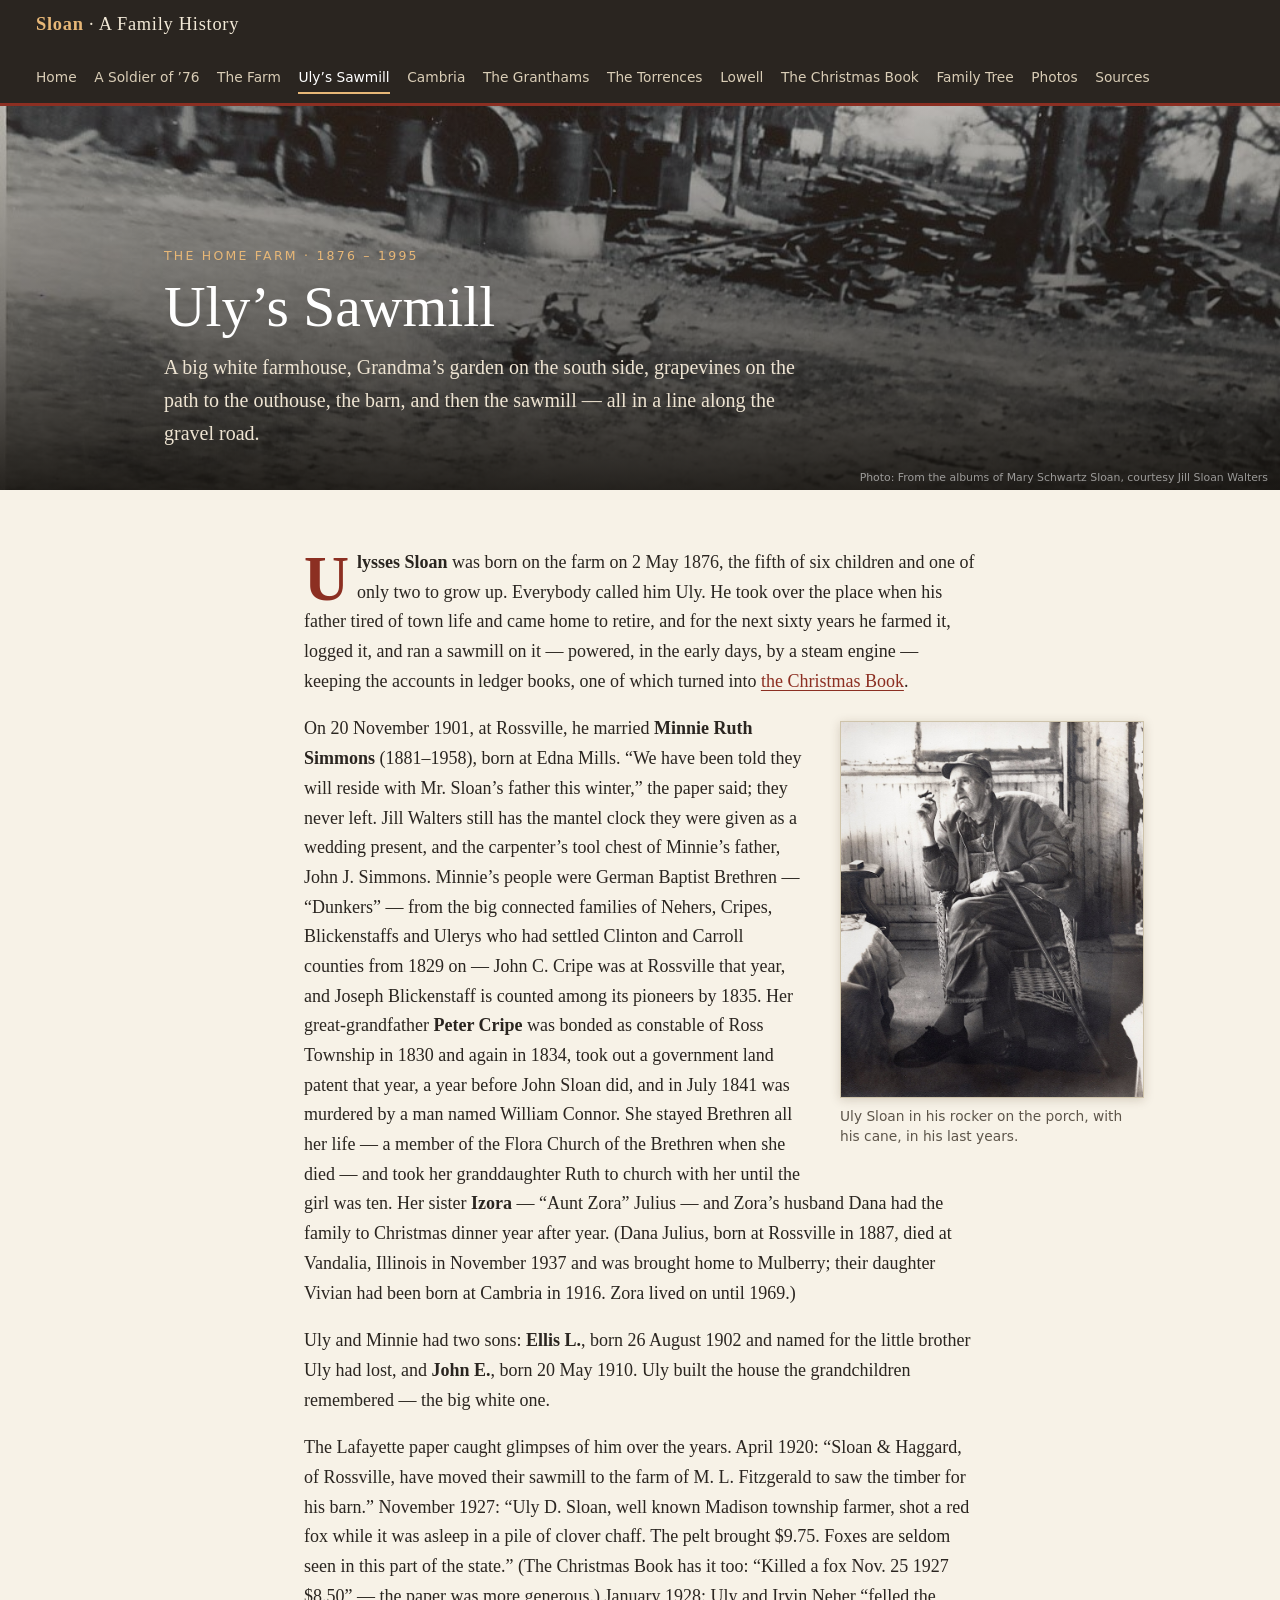
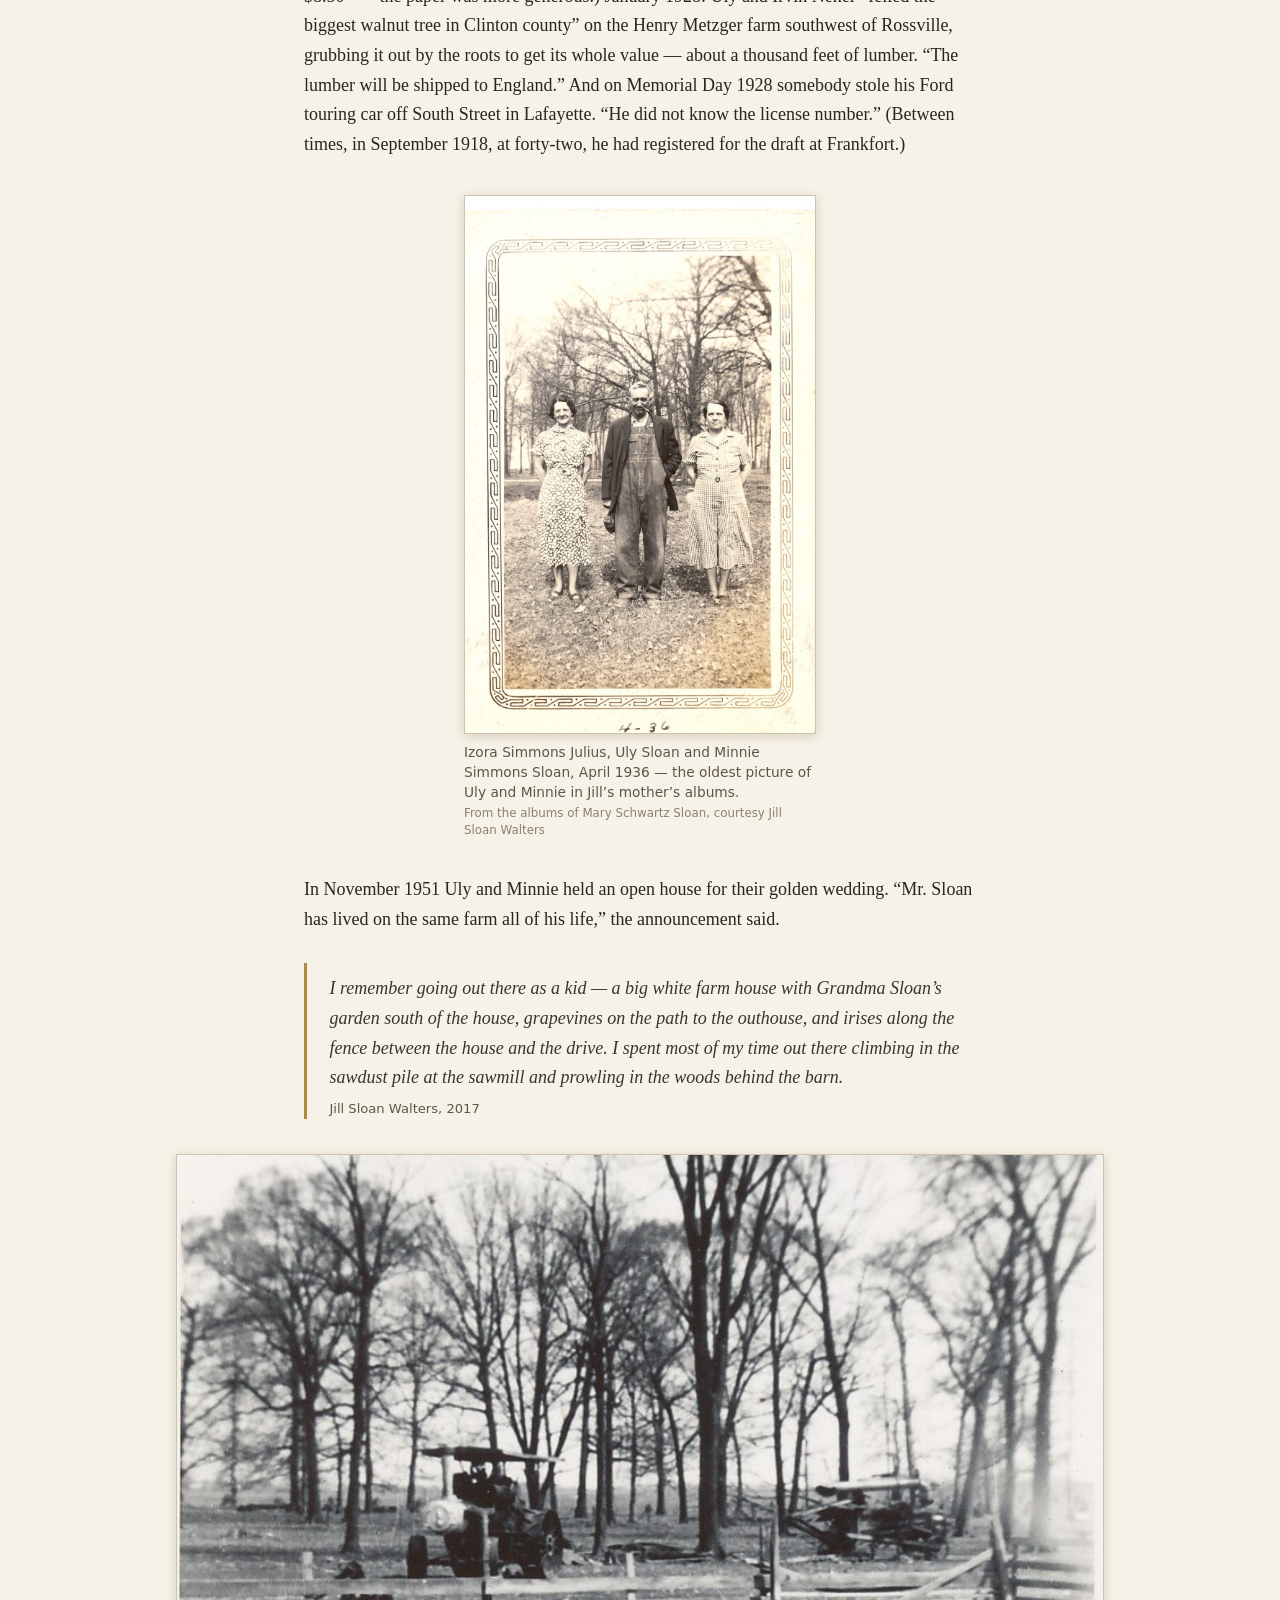
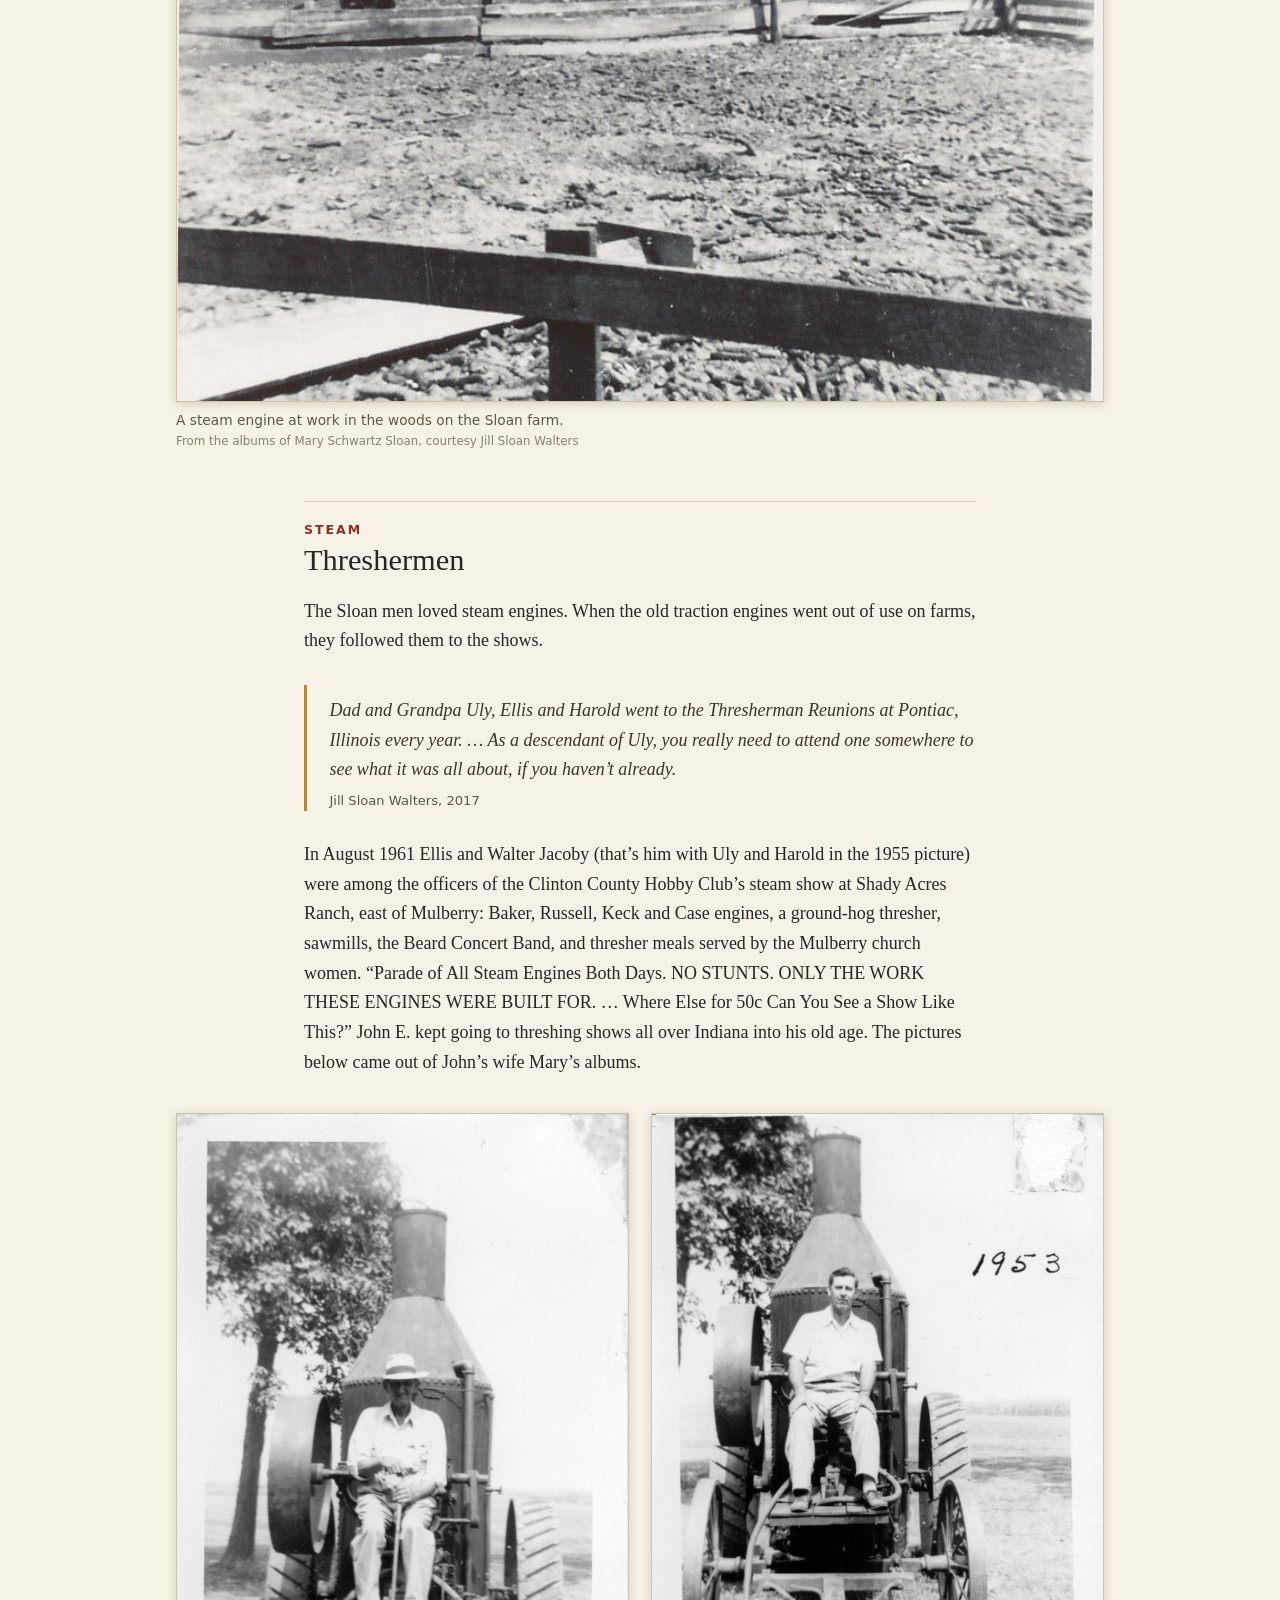
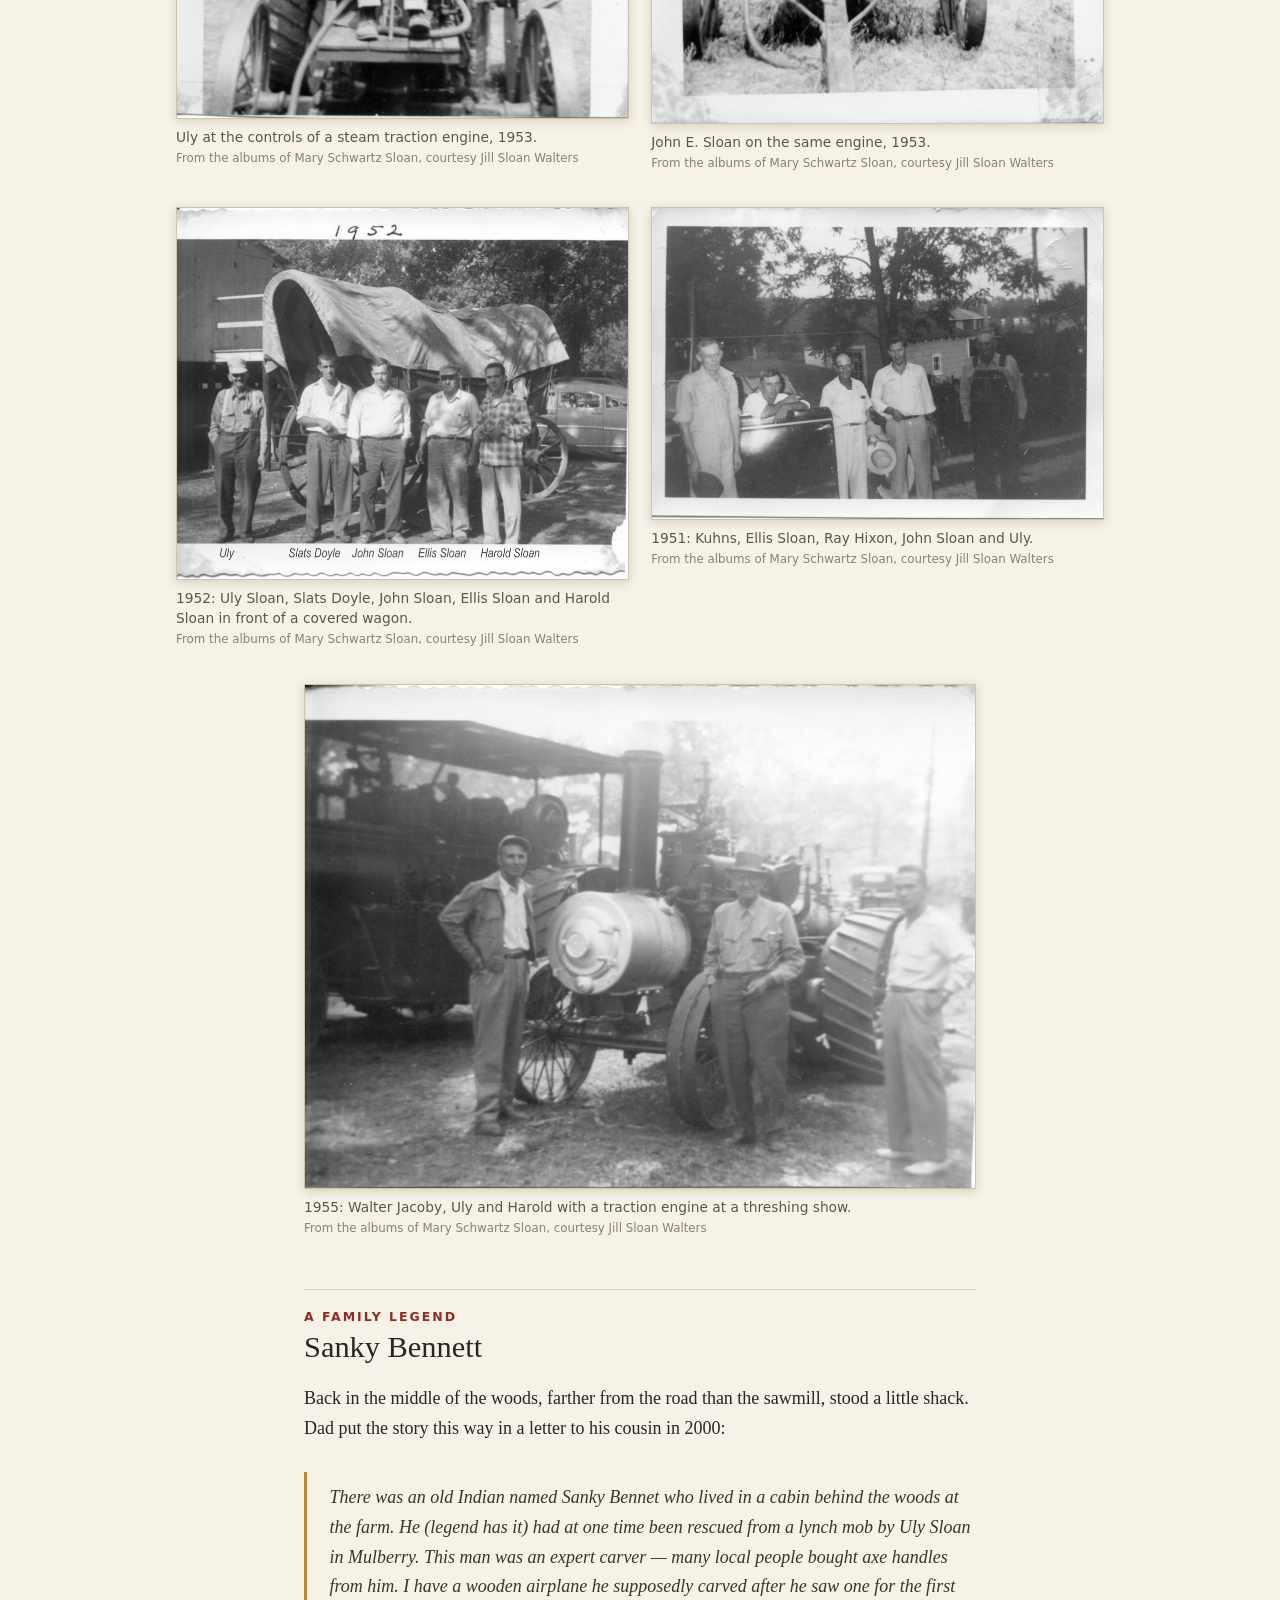
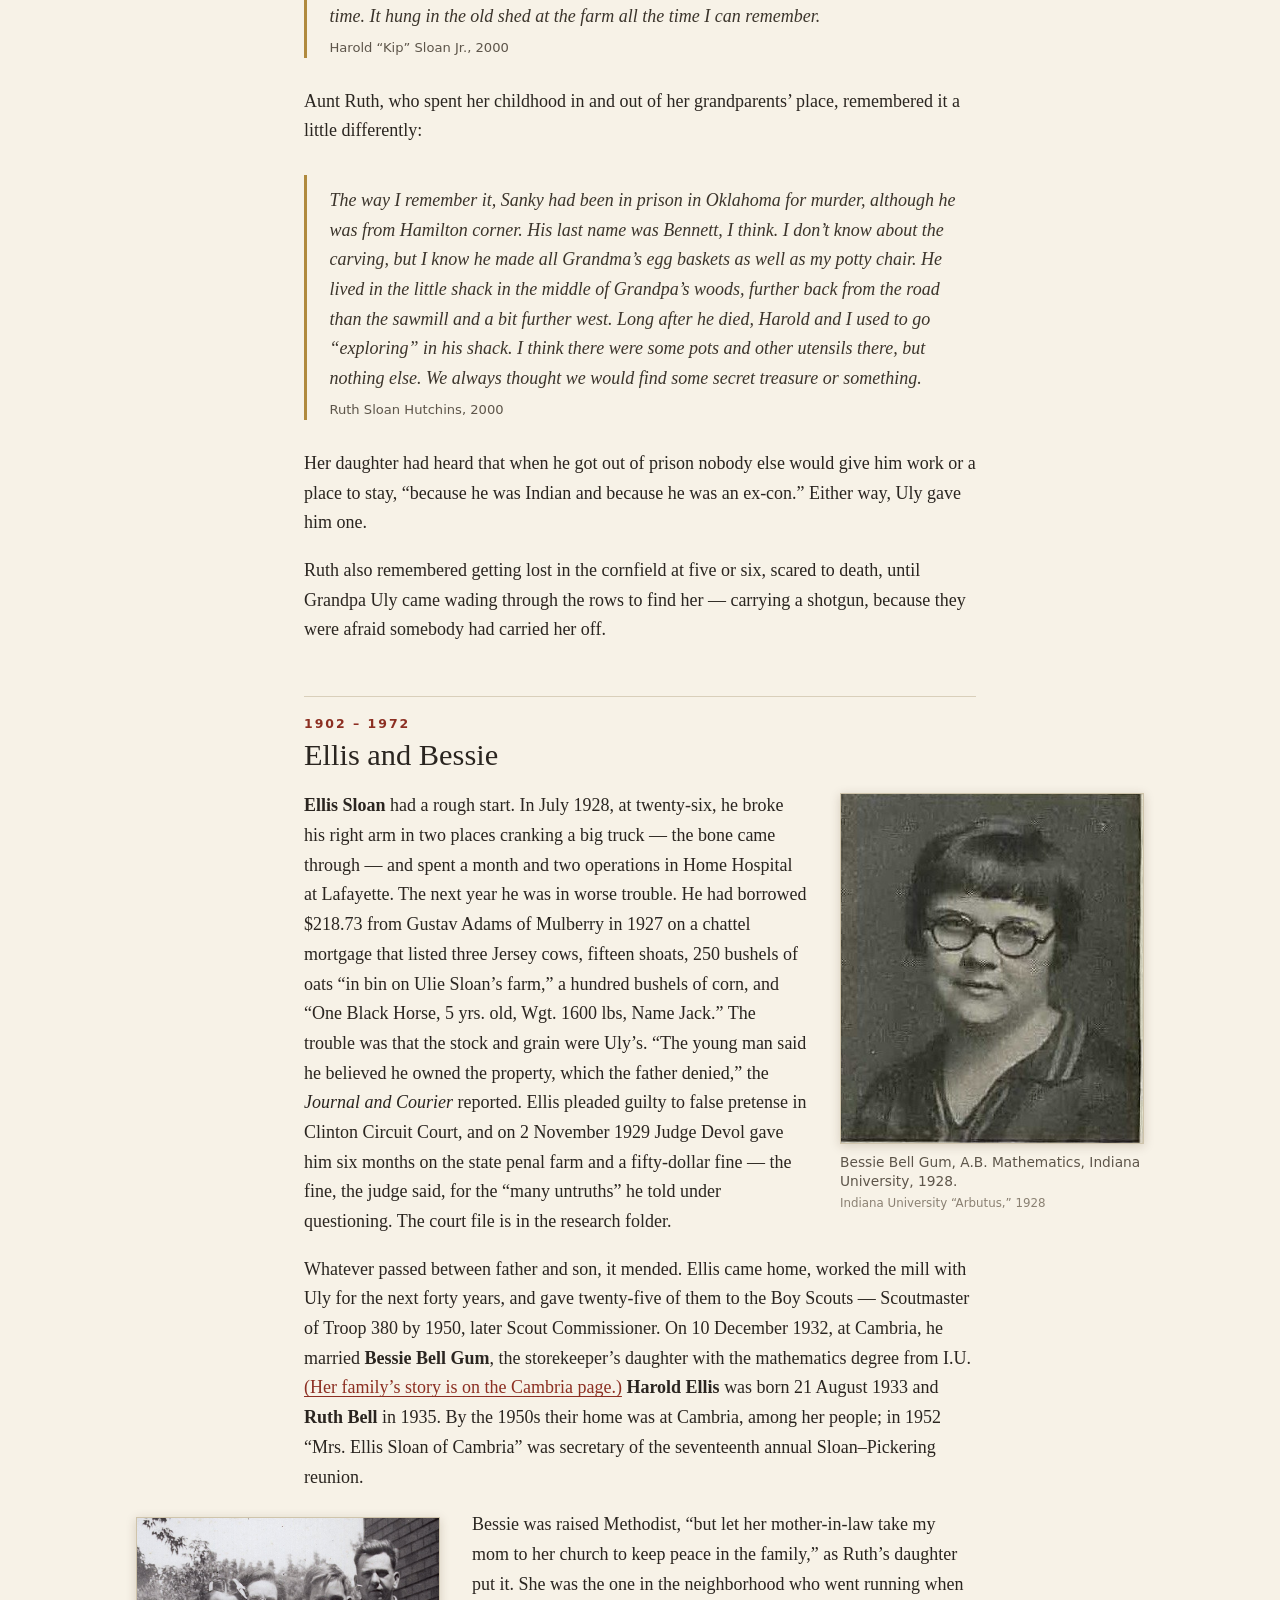
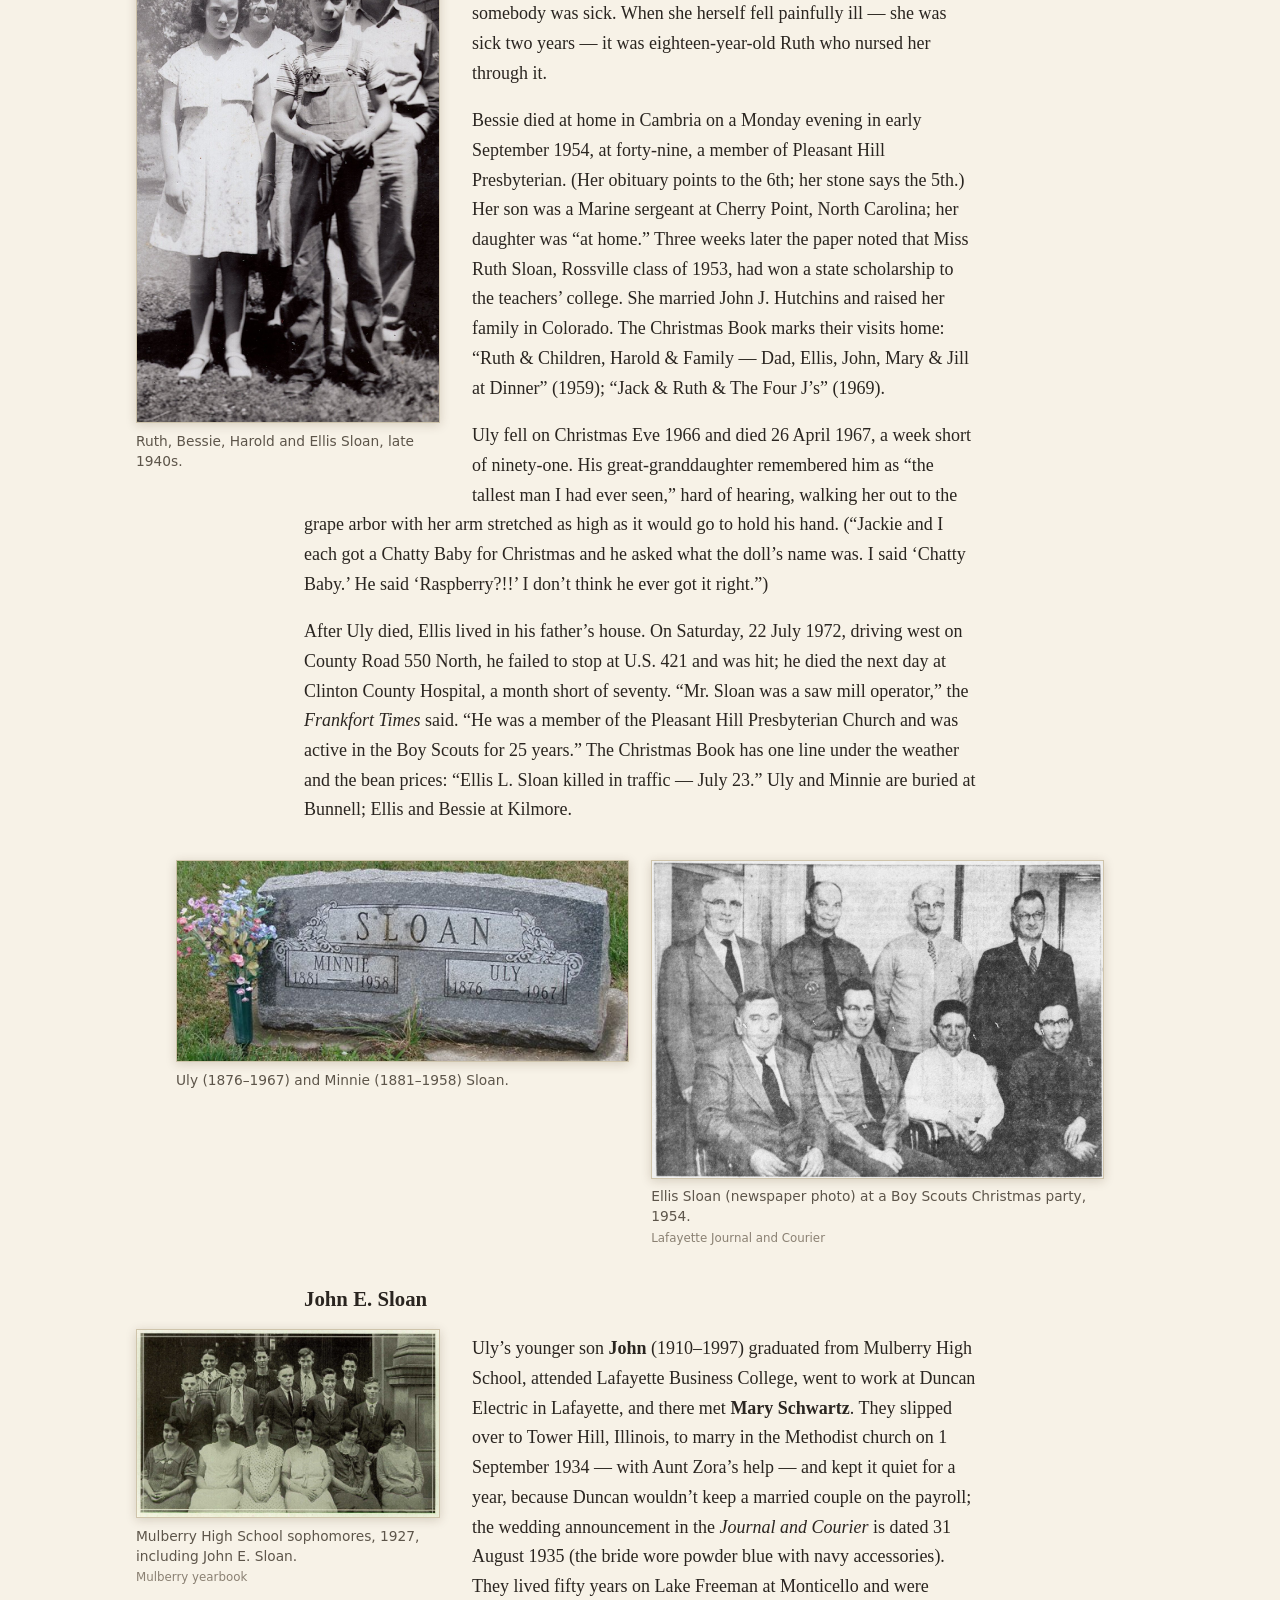
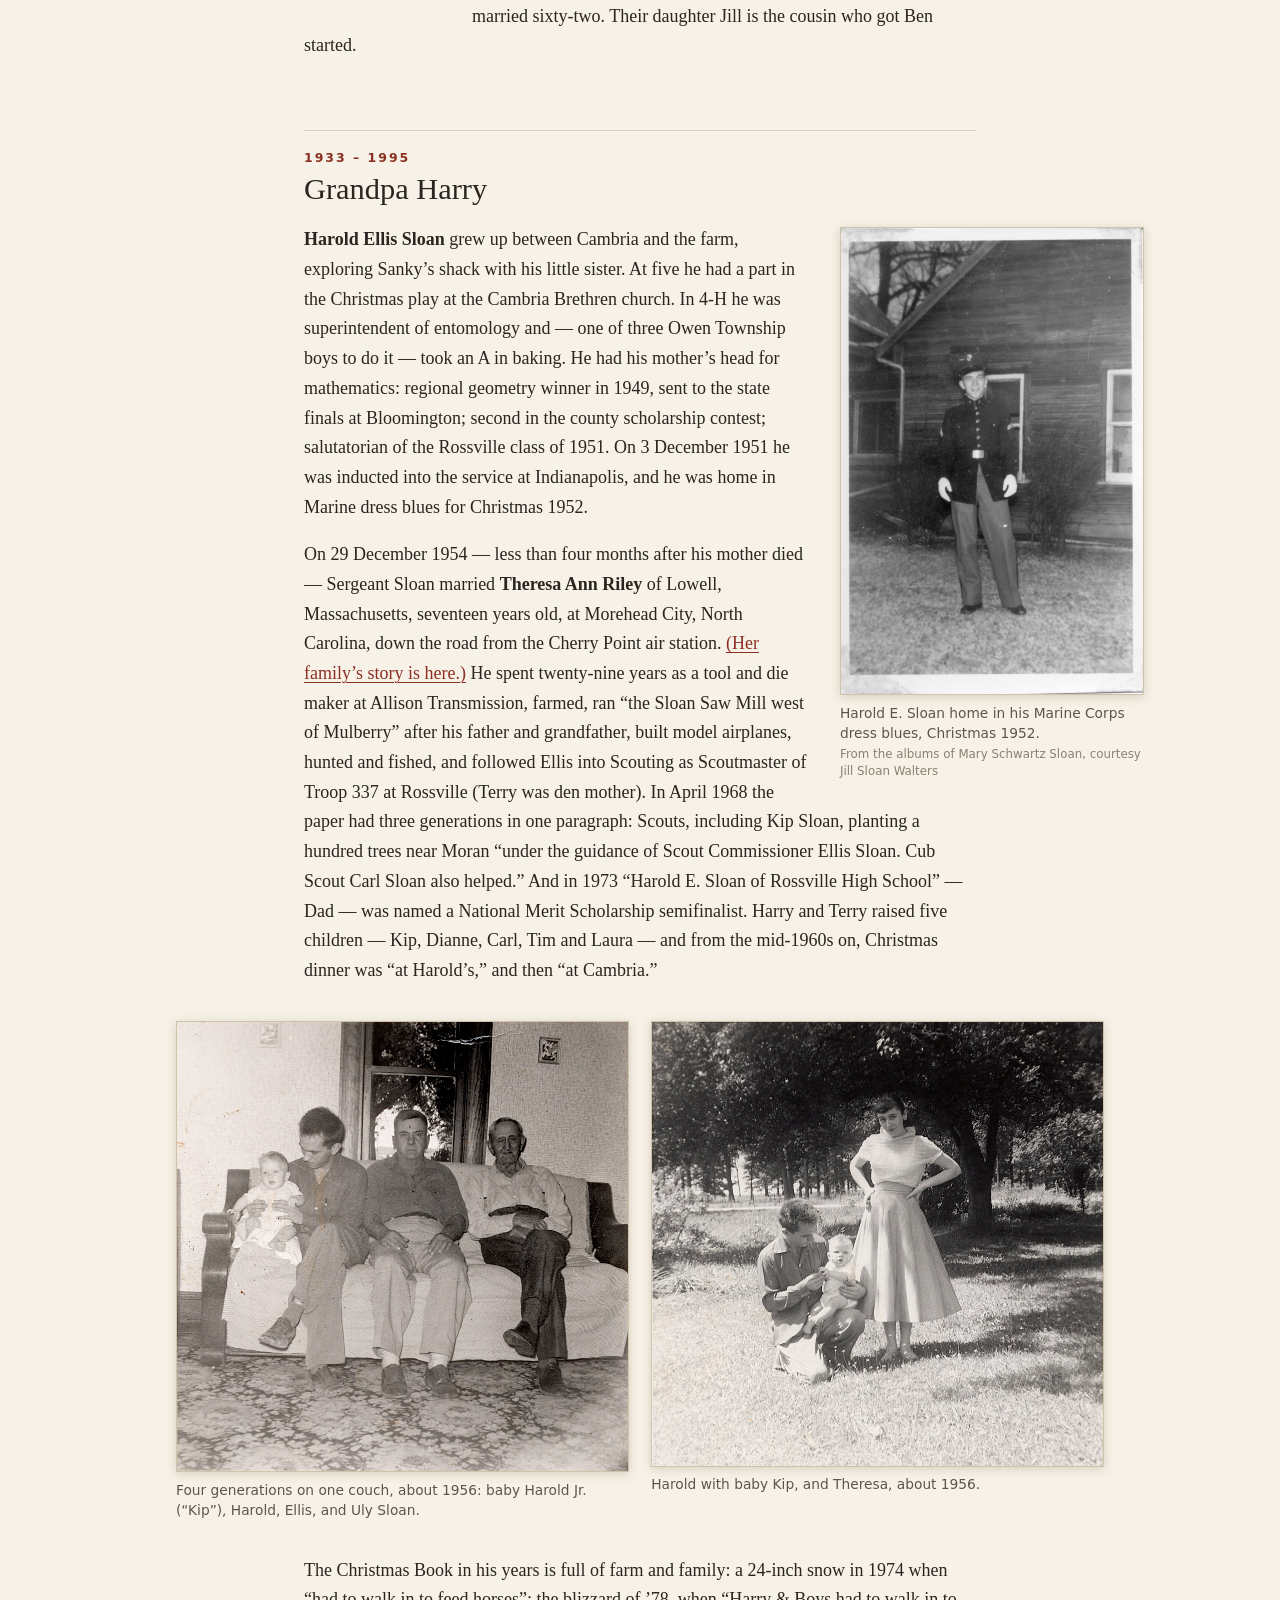
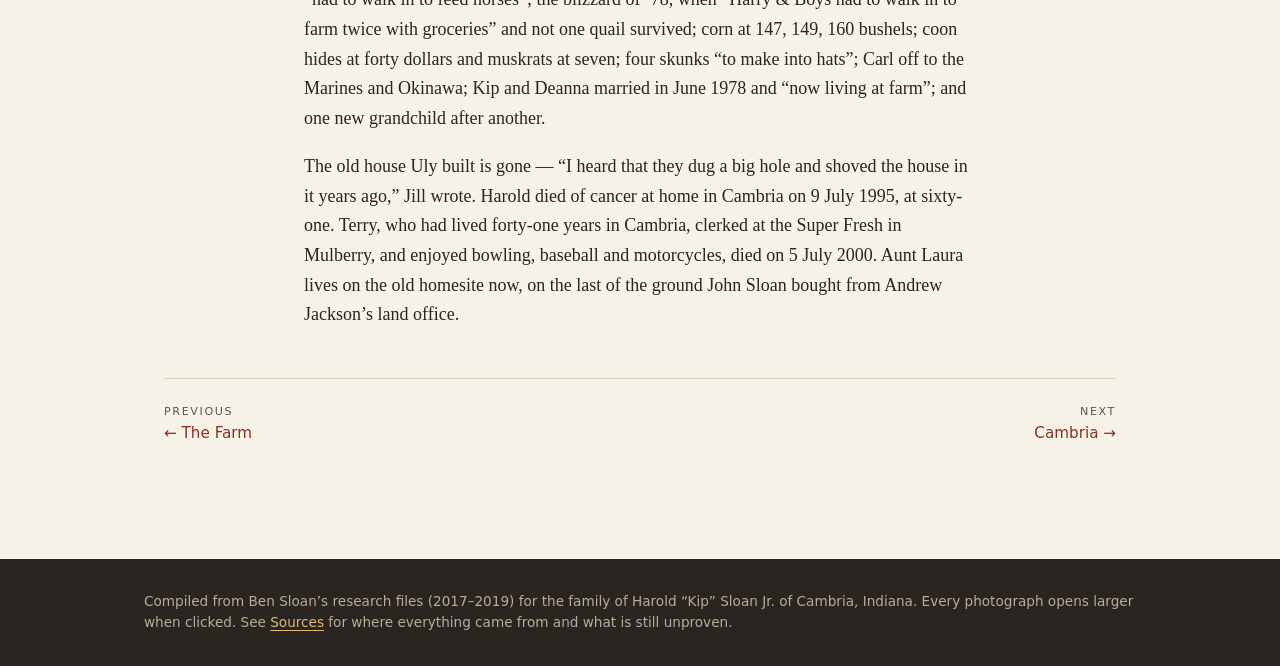
<file: sawmill.html>
<!doctype html>
<html lang="en"><head><meta charset="utf-8"><meta name="robots" content="noindex, nofollow"><meta name="viewport" content="width=device-width, initial-scale=1">
<title>Uly’s Sawmill · The Sloans of Cambria</title>
<link rel="stylesheet" href="css/style.css?v=1795552340"></head>
<body>
<div class="site-head"><div class="wrap"><a class="brand" href="index.html"><b>Sloan</b> · A Family History</a><nav class="site-nav"><a href="index.html">Home</a><a href="south-carolina.html">A Soldier of ’76</a><a href="pioneers.html">The Farm</a><a href="sawmill.html" class=on>Uly’s Sawmill</a><a href="cambria.html">Cambria</a><a href="grantham.html">The Granthams</a><a href="torrence.html">The Torrences</a><a href="lowell.html">Lowell</a><a href="christmas-book.html">The Christmas Book</a><a href="tree.html">Family Tree</a><a href="gallery.html">Photos</a><a href="sources.html">Sources</a></nav></div></div>
<header class="hero " style="background-image:url('img/sawmill-1940.jpg');background-position:center 40%"><div class="inner"><p class="kicker">The home farm · 1876 – 1995</p><h1>Uly’s Sawmill</h1><p class="lede">A big white farmhouse, Grandma’s garden on the south side, grapevines on the path to the outhouse, the barn, and then the sawmill — all in a line along the gravel road.</p></div><span class="credit">Photo: From the albums of Mary Schwartz Sloan, courtesy Jill Sloan Walters</span></header>
<main><div class="article">
<p class="drop"><b>Ulysses Sloan</b> was born on the farm on 2 May 1876, the fifth of six children and one of only two to grow up. Everybody called him Uly. He took over the place when his father tired of town life and came home to retire, and for the next sixty years he farmed it, logged it, and ran a sawmill on it — powered, in the early days, by a steam engine — keeping the accounts in ledger books, one of which turned into <a href="christmas-book.html">the Christmas Book</a>.</p>

<figure class="right"><img src="img/uly-porch.jpg" data-full="img/uly-porch.jpg" alt="Uly Sloan in his rocker on the porch, with his cane, in his last years." loading="lazy"><figcaption>Uly Sloan in his rocker on the porch, with his cane, in his last years.</figcaption></figure>

<p>On 20 November 1901, at Rossville, he married <b>Minnie Ruth Simmons</b> (1881–1958), born at Edna Mills. “We have been told they will reside with Mr. Sloan’s father this winter,” the paper said; they never left. Jill Walters still has the mantel clock they were given as a wedding present, and the carpenter’s tool chest of Minnie’s father, John J. Simmons. Minnie’s people were German Baptist Brethren — “Dunkers” — from the big connected families of Nehers, Cripes, Blickenstaffs and Ulerys who had settled Clinton and Carroll counties from 1829 on — John C. Cripe was at Rossville that year, and Joseph Blickenstaff is counted among its pioneers by 1835. Her great-grandfather <b>Peter Cripe</b> was bonded as constable of Ross Township in 1830 and again in 1834, took out a government land patent that year, a year before John Sloan did, and in July 1841 was murdered by a man named William Connor. She stayed Brethren all her life — a member of the Flora Church of the Brethren when she died — and took her granddaughter Ruth to church with her until the girl was ten. Her sister <b>Izora</b> — “Aunt Zora” Julius — and Zora’s husband Dana had the family to Christmas dinner year after year. (Dana Julius, born at Rossville in 1887, died at Vandalia, Illinois in November 1937 and was brought home to Mulberry; their daughter Vivian had been born at Cambria in 1916. Zora lived on until 1969.)</p>

<p>Uly and Minnie had two sons: <b>Ellis L.</b>, born 26 August 1902 and named for the little brother Uly had lost, and <b>John E.</b>, born 20 May 1910. Uly built the house the grandchildren remembered — the big white one.</p>

<p>The Lafayette paper caught glimpses of him over the years. April 1920: “Sloan &amp; Haggard, of Rossville, have moved their sawmill to the farm of M. L. Fitzgerald to saw the timber for his barn.” November 1927: “Uly D. Sloan, well known Madison township farmer, shot a red fox while it was asleep in a pile of clover chaff. The pelt brought $9.75. Foxes are seldom seen in this part of the state.” (The Christmas Book has it too: “Killed a fox Nov. 25 1927 $8.50” — the paper was more generous.) January 1928: Uly and Irvin Neher “felled the biggest walnut tree in Clinton county” on the Henry Metzger farm southwest of Rossville, grubbing it out by the roots to get its whole value — about a thousand feet of lumber. “The lumber will be shipped to England.” And on Memorial Day 1928 somebody stole his Ford touring car off South Street in Lafayette. “He did not know the license number.” (Between times, in September 1918, at forty-two, he had registered for the draft at Frankfort.)</p>

<figure class="small"><img src="img/uly-minnie-izora-1936.jpg" data-full="img/uly-minnie-izora-1936.jpg" alt="Izora Simmons Julius, Uly Sloan and Minnie Simmons Sloan, April 1936 — the oldest picture of Uly and Minnie in Jill’s mother’s albums." loading="lazy"><figcaption>Izora Simmons Julius, Uly Sloan and Minnie Simmons Sloan, April 1936 — the oldest picture of Uly and Minnie in Jill’s mother’s albums.<span class="credit">From the albums of Mary Schwartz Sloan, courtesy Jill Sloan Walters</span></figcaption></figure>

<p>In November 1951 Uly and Minnie held an open house for their golden wedding. “Mr. Sloan has lived on the same farm all of his life,” the announcement said.</p>

<blockquote><p>I remember going out there as a kid — a big white farm house with Grandma Sloan’s garden south of the house, grapevines on the path to the outhouse, and irises along the fence between the house and the drive. I spent most of my time out there climbing in the sawdust pile at the sawmill and prowling in the woods behind the barn.</p>
<cite>Jill Sloan Walters, 2017</cite></blockquote>

<figure class="wide"><img src="img/steam-engine-farm.jpg" data-full="img/steam-engine-farm.jpg" alt="A steam engine at work in the woods on the Sloan farm." loading="lazy"><figcaption>A steam engine at work in the woods on the Sloan farm.<span class="credit">From the albums of Mary Schwartz Sloan, courtesy Jill Sloan Walters</span></figcaption></figure>

<h2><span class="yr">Steam</span>Threshermen</h2>

<p>The Sloan men loved steam engines. When the old traction engines went out of use on farms, they followed them to the shows.</p>

<blockquote><p>Dad and Grandpa Uly, Ellis and Harold went to the Thresherman Reunions at Pontiac, Illinois every year. … As a descendant of Uly, you really need to attend one somewhere to see what it was all about, if you haven’t already.</p>
<cite>Jill Sloan Walters, 2017</cite></blockquote>

<p>In August 1961 Ellis and Walter Jacoby (that’s him with Uly and Harold in the 1955 picture) were among the officers of the Clinton County Hobby Club’s steam show at Shady Acres Ranch, east of Mulberry: Baker, Russell, Keck and Case engines, a ground-hog thresher, sawmills, the Beard Concert Band, and thresher meals served by the Mulberry church women. “Parade of All Steam Engines Both Days. NO STUNTS. ONLY THE WORK THESE ENGINES WERE BUILT FOR. … Where Else for 50c Can You See a Show Like This?” John E. kept going to threshing shows all over Indiana into his old age. The pictures below came out of John’s wife Mary’s albums.</p>

<div class="pair"><figure class=""><img src="img/uly-1953.jpg" data-full="img/uly-1953.jpg" alt="Uly at the controls of a steam traction engine, 1953." loading="lazy"><figcaption>Uly at the controls of a steam traction engine, 1953.<span class="credit">From the albums of Mary Schwartz Sloan, courtesy Jill Sloan Walters</span></figcaption></figure><figure class=""><img src="img/john-1953.jpg" data-full="img/john-1953.jpg" alt="John E. Sloan on the same engine, 1953." loading="lazy"><figcaption>John E. Sloan on the same engine, 1953.<span class="credit">From the albums of Mary Schwartz Sloan, courtesy Jill Sloan Walters</span></figcaption></figure></div>
<div class="pair"><figure class=""><img src="img/wagon-1952.jpg" data-full="img/wagon-1952.jpg" alt="1952: Uly Sloan, Slats Doyle, John Sloan, Ellis Sloan and Harold Sloan in front of a covered wagon." loading="lazy"><figcaption>1952: Uly Sloan, Slats Doyle, John Sloan, Ellis Sloan and Harold Sloan in front of a covered wagon.<span class="credit">From the albums of Mary Schwartz Sloan, courtesy Jill Sloan Walters</span></figcaption></figure><figure class=""><img src="img/engine-1951.jpg" data-full="img/engine-1951.jpg" alt="1951: Kuhns, Ellis Sloan, Ray Hixon, John Sloan and Uly." loading="lazy"><figcaption>1951: Kuhns, Ellis Sloan, Ray Hixon, John Sloan and Uly.<span class="credit">From the albums of Mary Schwartz Sloan, courtesy Jill Sloan Walters</span></figcaption></figure></div>
<figure class=""><img src="img/engine-1955.jpg" data-full="img/engine-1955.jpg" alt="1955: Walter Jacoby, Uly and Harold with a traction engine at a threshing show." loading="lazy"><figcaption>1955: Walter Jacoby, Uly and Harold with a traction engine at a threshing show.<span class="credit">From the albums of Mary Schwartz Sloan, courtesy Jill Sloan Walters</span></figcaption></figure>

<h2><span class="yr">A family legend</span>Sanky Bennett</h2>

<p>Back in the middle of the woods, farther from the road than the sawmill, stood a little shack. Dad put the story this way in a letter to his cousin in 2000:</p>

<blockquote><p>There was an old Indian named Sanky Bennet who lived in a cabin behind the woods at the farm. He (legend has it) had at one time been rescued from a lynch mob by Uly Sloan in Mulberry. This man was an expert carver — many local people bought axe handles from him. I have a wooden airplane he supposedly carved after he saw one for the first time. It hung in the old shed at the farm all the time I can remember.</p>
<cite>Harold “Kip” Sloan Jr., 2000</cite></blockquote>

<p>Aunt Ruth, who spent her childhood in and out of her grandparents’ place, remembered it a little differently:</p>

<blockquote><p>The way I remember it, Sanky had been in prison in Oklahoma for murder, although he was from Hamilton corner. His last name was Bennett, I think. I don’t know about the carving, but I know he made all Grandma’s egg baskets as well as my potty chair. He lived in the little shack in the middle of Grandpa’s woods, further back from the road than the sawmill and a bit further west. Long after he died, Harold and I used to go “exploring” in his shack. I think there were some pots and other utensils there, but nothing else. We always thought we would find some secret treasure or something.</p>
<cite>Ruth Sloan Hutchins, 2000</cite></blockquote>

<p>Her daughter had heard that when he got out of prison nobody else would give him work or a place to stay, “because he was Indian and because he was an ex-con.” Either way, Uly gave him one.</p>

<p>Ruth also remembered getting lost in the cornfield at five or six, scared to death, until Grandpa Uly came wading through the rows to find her — carrying a shotgun, because they were afraid somebody had carried her off.</p>

<h2><span class="yr">1902 – 1972</span>Ellis and Bessie</h2>

<figure class="small right"><img src="img/bessie-portrait.jpg" data-full="img/bessie-portrait.jpg" alt="Bessie Bell Gum, A.B. Mathematics, Indiana University, 1928." loading="lazy"><figcaption>Bessie Bell Gum, A.B. Mathematics, Indiana University, 1928.<span class="credit">Indiana University “Arbutus,” 1928</span></figcaption></figure>

<p><b>Ellis Sloan</b> had a rough start. In July 1928, at twenty-six, he broke his right arm in two places cranking a big truck — the bone came through — and spent a month and two operations in Home Hospital at Lafayette. The next year he was in worse trouble. He had borrowed $218.73 from Gustav Adams of Mulberry in 1927 on a chattel mortgage that listed three Jersey cows, fifteen shoats, 250 bushels of oats “in bin on Ulie Sloan’s farm,” a hundred bushels of corn, and “One Black Horse, 5 yrs. old, Wgt. 1600 lbs, Name Jack.” The trouble was that the stock and grain were Uly’s. “The young man said he believed he owned the property, which the father denied,” the <i>Journal and Courier</i> reported. Ellis pleaded guilty to false pretense in Clinton Circuit Court, and on 2 November 1929 Judge Devol gave him six months on the state penal farm and a fifty-dollar fine — the fine, the judge said, for the “many untruths” he told under questioning. The court file is in the research folder.</p>

<p>Whatever passed between father and son, it mended. Ellis came home, worked the mill with Uly for the next forty years, and gave twenty-five of them to the Boy Scouts — Scoutmaster of Troop 380 by 1950, later Scout Commissioner. On 10 December 1932, at Cambria, he married <b>Bessie Bell Gum</b>, the storekeeper’s daughter with the mathematics degree from I.U. <a href="cambria.html">(Her family’s story is on the Cambria page.)</a> <b>Harold Ellis</b> was born 21 August 1933 and <b>Ruth Bell</b> in 1935. By the 1950s their home was at Cambria, among her people; in 1952 “Mrs. Ellis Sloan of Cambria” was secretary of the seventeenth annual Sloan–Pickering reunion.</p>

<figure class="left"><img src="img/ellis-family-1940s.jpg" data-full="img/ellis-family-1940s.jpg" alt="Ruth, Bessie, Harold and Ellis Sloan, late 1940s." loading="lazy"><figcaption>Ruth, Bessie, Harold and Ellis Sloan, late 1940s.</figcaption></figure>

<p>Bessie was raised Methodist, “but let her mother-in-law take my mom to her church to keep peace in the family,” as Ruth’s daughter put it. She was the one in the neighborhood who went running when somebody was sick. When she herself fell painfully ill — she was sick two years — it was eighteen-year-old Ruth who nursed her through it.</p>

<p>Bessie died at home in Cambria on a Monday evening in early September 1954, at forty-nine, a member of Pleasant Hill Presbyterian. (Her obituary points to the 6th; her stone says the 5th.) Her son was a Marine sergeant at Cherry Point, North Carolina; her daughter was “at home.” Three weeks later the paper noted that Miss Ruth Sloan, Rossville class of 1953, had won a state scholarship to the teachers’ college. She married John J. Hutchins and raised her family in Colorado. The Christmas Book marks their visits home: “Ruth &amp; Children, Harold &amp; Family — Dad, Ellis, John, Mary &amp; Jill at Dinner” (1959); “Jack &amp; Ruth &amp; The Four J’s” (1969).</p>

<p>Uly fell on Christmas Eve 1966 and died 26 April 1967, a week short of ninety-one. His great-granddaughter remembered him as “the tallest man I had ever seen,” hard of hearing, walking her out to the grape arbor with her arm stretched as high as it would go to hold his hand. (“Jackie and I each got a Chatty Baby for Christmas and he asked what the doll’s name was. I said ‘Chatty Baby.’ He said ‘Raspberry?!!’ I don’t think he ever got it right.”)</p>

<p>After Uly died, Ellis lived in his father’s house. On Saturday, 22 July 1972, driving west on County Road 550 North, he failed to stop at U.S. 421 and was hit; he died the next day at Clinton County Hospital, a month short of seventy. “Mr. Sloan was a saw mill operator,” the <i>Frankfort Times</i> said. “He was a member of the Pleasant Hill Presbyterian Church and was active in the Boy Scouts for 25 years.” The Christmas Book has one line under the weather and the bean prices: “Ellis L. Sloan killed in traffic — July 23.” Uly and Minnie are buried at Bunnell; Ellis and Bessie at Kilmore.</p>

<div class="pair"><figure class=""><img src="img/grave-uly-minnie.jpg" data-full="img/grave-uly-minnie.jpg" alt="Uly (1876–1967) and Minnie (1881–1958) Sloan." loading="lazy"><figcaption>Uly (1876–1967) and Minnie (1881–1958) Sloan.</figcaption></figure><figure class=""><img src="img/ellis-scouts-1954.jpg" data-full="img/ellis-scouts-1954.jpg" alt="Ellis Sloan (newspaper photo) at a Boy Scouts Christmas party, 1954." loading="lazy"><figcaption>Ellis Sloan (newspaper photo) at a Boy Scouts Christmas party, 1954.<span class="credit">Lafayette Journal and Courier</span></figcaption></figure></div>

<h3>John E. Sloan</h3>
<figure class="left"><img src="img/john-e-sophomores-1927.jpg" data-full="img/john-e-sophomores-1927.jpg" alt="Mulberry High School sophomores, 1927, including John E. Sloan." loading="lazy"><figcaption>Mulberry High School sophomores, 1927, including John E. Sloan.<span class="credit">Mulberry yearbook</span></figcaption></figure>
<p>Uly’s younger son <b>John</b> (1910–1997) graduated from Mulberry High School, attended Lafayette Business College, went to work at Duncan Electric in Lafayette, and there met <b>Mary Schwartz</b>. They slipped over to Tower Hill, Illinois, to marry in the Methodist church on 1 September 1934 — with Aunt Zora’s help — and kept it quiet for a year, because Duncan wouldn’t keep a married couple on the payroll; the wedding announcement in the <i>Journal and Courier</i> is dated 31 August 1935 (the bride wore powder blue with navy accessories). They lived fifty years on Lake Freeman at Monticello and were married sixty-two. Their daughter Jill is the cousin who got Ben started.</p>
<div class="clear"></div>

<h2><span class="yr">1933 – 1995</span>Grandpa Harry</h2>

<figure class="right"><img src="img/harold-marine-1952.jpg" data-full="img/harold-marine-1952.jpg" alt="Harold E. Sloan home in his Marine Corps dress blues, Christmas 1952." loading="lazy"><figcaption>Harold E. Sloan home in his Marine Corps dress blues, Christmas 1952.<span class="credit">From the albums of Mary Schwartz Sloan, courtesy Jill Sloan Walters</span></figcaption></figure>

<p><b>Harold Ellis Sloan</b> grew up between Cambria and the farm, exploring Sanky’s shack with his little sister. At five he had a part in the Christmas play at the Cambria Brethren church. In 4-H he was superintendent of entomology and — one of three Owen Township boys to do it — took an A in baking. He had his mother’s head for mathematics: regional geometry winner in 1949, sent to the state finals at Bloomington; second in the county scholarship contest; salutatorian of the Rossville class of 1951. On 3 December 1951 he was inducted into the service at Indianapolis, and he was home in Marine dress blues for Christmas 1952.</p>

<p>On 29 December 1954 — less than four months after his mother died — Sergeant Sloan married <b>Theresa Ann Riley</b> of Lowell, Massachusetts, seventeen years old, at Morehead City, North Carolina, down the road from the Cherry Point air station. <a href="lowell.html">(Her family’s story is here.)</a> He spent twenty-nine years as a tool and die maker at Allison Transmission, farmed, ran “the Sloan Saw Mill west of Mulberry” after his father and grandfather, built model airplanes, hunted and fished, and followed Ellis into Scouting as Scoutmaster of Troop 337 at Rossville (Terry was den mother). In April 1968 the paper had three generations in one paragraph: Scouts, including Kip Sloan, planting a hundred trees near Moran “under the guidance of Scout Commissioner Ellis Sloan. Cub Scout Carl Sloan also helped.” And in 1973 “Harold E. Sloan of Rossville High School” — Dad — was named a National Merit Scholarship semifinalist. Harry and Terry raised five children — Kip, Dianne, Carl, Tim and Laura — and from the mid-1960s on, Christmas dinner was “at Harold’s,” and then “at Cambria.”</p>

<div class="pair"><figure class=""><img src="img/four-generations-1956.jpg" data-full="img/four-generations-1956.jpg" alt="Four generations on one couch, about 1956: baby Harold Jr. (“Kip”), Harold, Ellis, and Uly Sloan." loading="lazy"><figcaption>Four generations on one couch, about 1956: baby Harold Jr. (“Kip”), Harold, Ellis, and Uly Sloan.</figcaption></figure><figure class=""><img src="img/harold-theresa-kip-1956.jpg" data-full="img/harold-theresa-kip-1956.jpg" alt="Harold with baby Kip, and Theresa, about 1956." loading="lazy"><figcaption>Harold with baby Kip, and Theresa, about 1956.</figcaption></figure></div>

<p>The Christmas Book in his years is full of farm and family: a 24-inch snow in 1974 when “had to walk in to feed horses”; the blizzard of ’78, when “Harry &amp; Boys had to walk in to farm twice with groceries” and not one quail survived; corn at 147, 149, 160 bushels; coon hides at forty dollars and muskrats at seven; four skunks “to make into hats”; Carl off to the Marines and Okinawa; Kip and Deanna married in June 1978 and “now living at farm”; and one new grandchild after another.</p>

<p>The old house Uly built is gone — “I heard that they dug a big hole and shoved the house in it years ago,” Jill wrote. Harold died of cancer at home in Cambria on 9 July 1995, at sixty-one. Terry, who had lived forty-one years in Cambria, clerked at the Super Fresh in Mulberry, and enjoyed bowling, baseball and motorcycles, died on 5 July 2000. Aunt Laura lives on the old homesite now, on the last of the ground John Sloan bought from Andrew Jackson’s land office.</p>

<nav class="nextprev"><a href="pioneers.html"><span>Previous</span>← The Farm</a><a href="cambria.html" style="text-align:right"><span>Next</span>Cambria →</a></nav>
</div></main>
<footer class="site-foot"><div class="wrap">Compiled from Ben Sloan’s research files (2017–2019) for the family of Harold “Kip” Sloan Jr. of Cambria, Indiana.
Every photograph opens larger when clicked. See <a href="sources.html">Sources</a> for where everything came from and what is still unproven.</div></footer>
<script src="js/site.js?v=1795552340"></script>
</body></html>
</file>
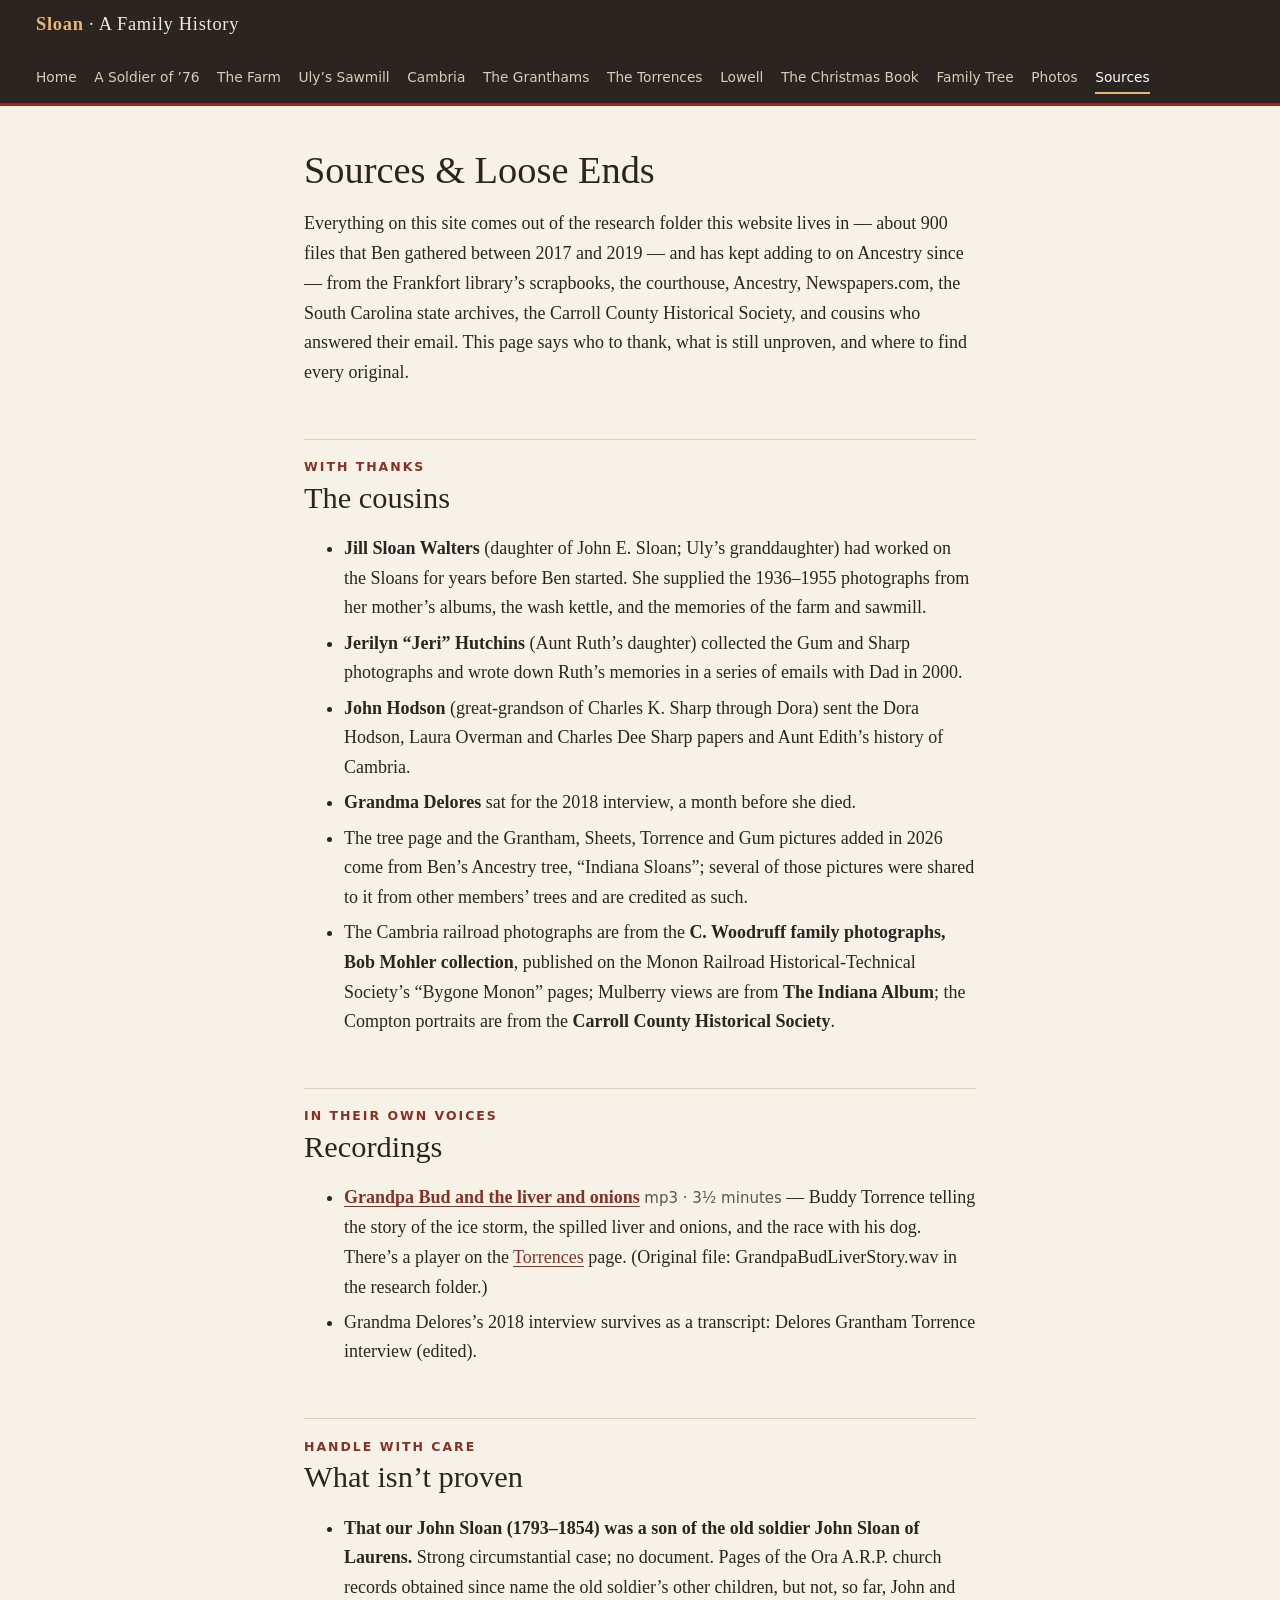
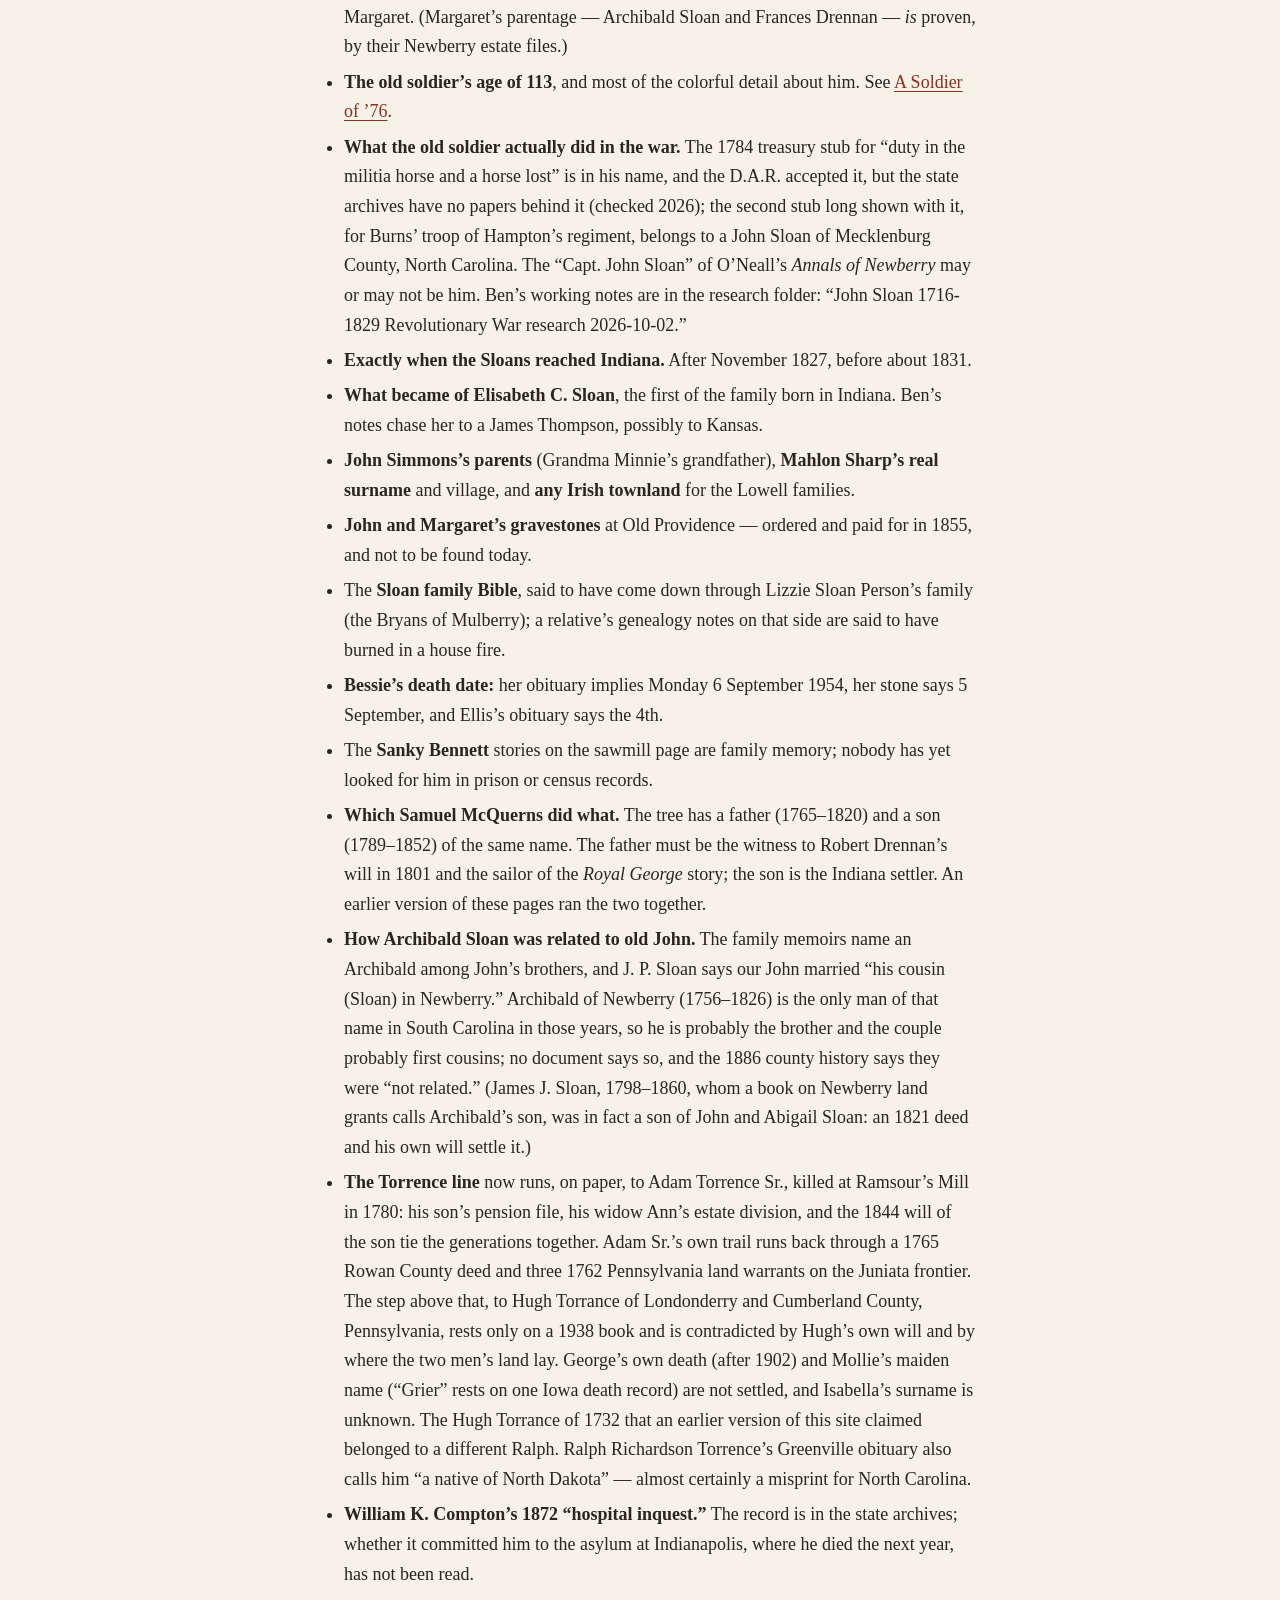
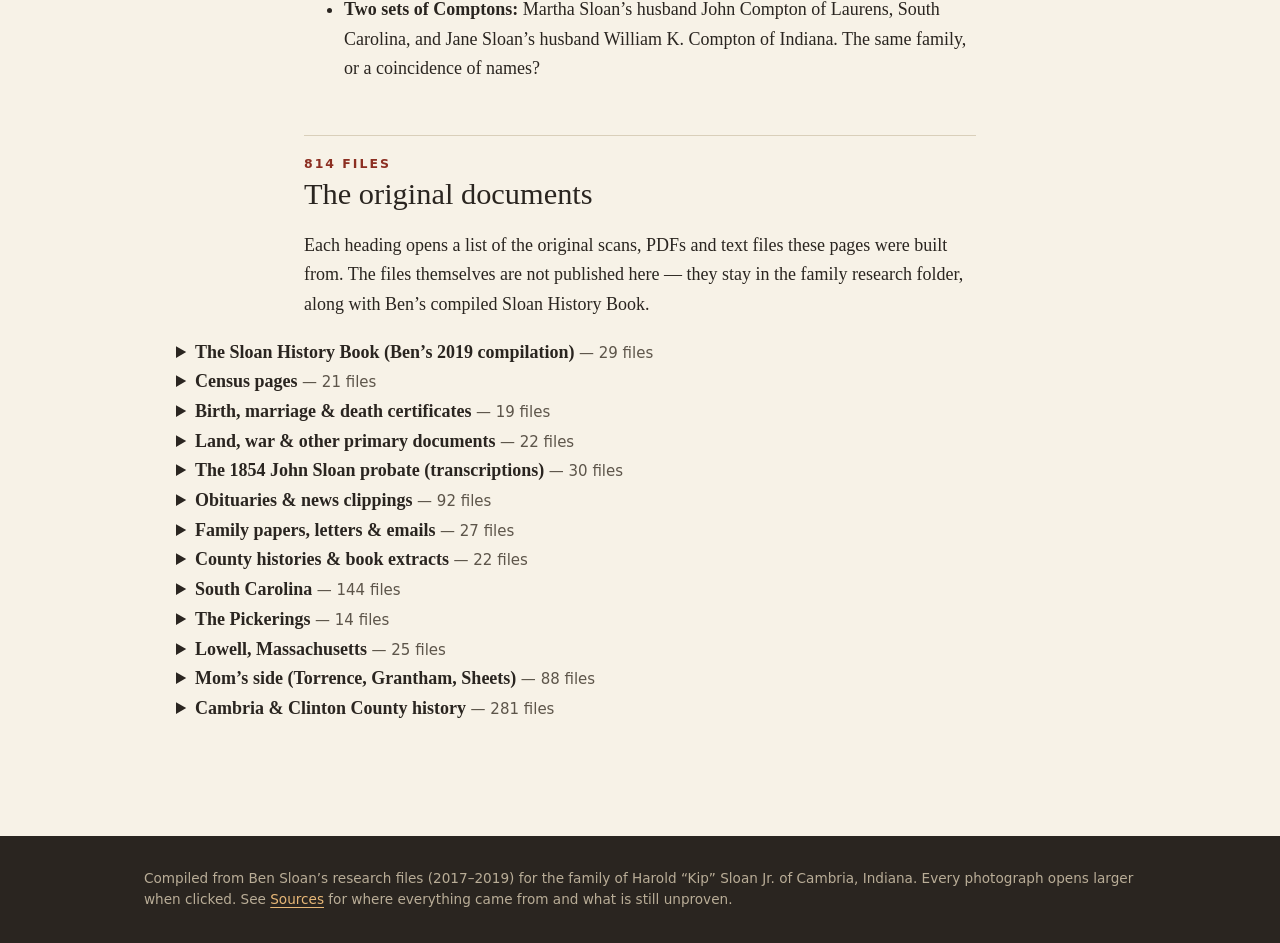
<file: sources.html>
<!doctype html>
<html lang="en"><head><meta charset="utf-8"><meta name="robots" content="noindex, nofollow"><meta name="viewport" content="width=device-width, initial-scale=1">
<title>Sources &amp; Loose Ends · The Sloans of Cambria</title>
<link rel="stylesheet" href="css/style.css?v=1795552340"></head>
<body>
<div class="site-head"><div class="wrap"><a class="brand" href="index.html"><b>Sloan</b> · A Family History</a><nav class="site-nav"><a href="index.html">Home</a><a href="south-carolina.html">A Soldier of ’76</a><a href="pioneers.html">The Farm</a><a href="sawmill.html">Uly’s Sawmill</a><a href="cambria.html">Cambria</a><a href="grantham.html">The Granthams</a><a href="torrence.html">The Torrences</a><a href="lowell.html">Lowell</a><a href="christmas-book.html">The Christmas Book</a><a href="tree.html">Family Tree</a><a href="gallery.html">Photos</a><a href="sources.html" class=on>Sources</a></nav></div></div>

<main><div class="article">
<h1 style="line-height:1.1;font-weight:500;font-size:2.4rem;margin:.2rem auto .3rem;max-width:var(--measure)">Sources &amp; Loose Ends</h1>
<p>Everything on this site comes out of the research folder this website lives in — about 900 files that Ben gathered between 2017 and 2019 — and has kept adding to on Ancestry since — from the Frankfort library’s scrapbooks, the courthouse, Ancestry, Newspapers.com, the South Carolina state archives, the Carroll County Historical Society, and cousins who answered their email. This page says who to thank, what is still unproven, and where to find every original.</p>

<h2><span class="yr">With thanks</span>The cousins</h2>
<ul>
<li><b>Jill Sloan Walters</b> (daughter of John E. Sloan; Uly’s granddaughter) had worked on the Sloans for years before Ben started. She supplied the 1936–1955 photographs from her mother’s albums, the wash kettle, and the memories of the farm and sawmill.</li>
<li><b>Jerilyn “Jeri” Hutchins</b> (Aunt Ruth’s daughter) collected the Gum and Sharp photographs and wrote down Ruth’s memories in a series of emails with Dad in 2000.</li>
<li><b>John Hodson</b> (great-grandson of Charles K. Sharp through Dora) sent the Dora Hodson, Laura Overman and Charles Dee Sharp papers and Aunt Edith’s history of Cambria.</li>
<li><b>Grandma Delores</b> sat for the 2018 interview, a month before she died.</li>
<li>The tree page and the Grantham, Sheets, Torrence and Gum pictures added in 2026 come from Ben’s Ancestry tree, “Indiana Sloans”; several of those pictures were shared to it from other members’ trees and are credited as such.</li>
<li>The Cambria railroad photographs are from the <b>C. Woodruff family photographs, Bob Mohler collection</b>, published on the Monon Railroad Historical-Technical Society’s “Bygone Monon” pages; Mulberry views are from <b>The Indiana Album</b>; the Compton portraits are from the <b>Carroll County Historical Society</b>.</li>
</ul>

<h2><span class="yr">In their own voices</span>Recordings</h2>
<ul>
<li><a href="audio/grandpa-bud-liver-story.mp3"><b>Grandpa Bud and the liver and onions</b></a> <small style="font-family:var(--sans);color:var(--ink-soft)">mp3 · 3½ minutes</small> — Buddy Torrence telling the story of the ice storm, the spilled liver and onions, and the race with his dog. There’s a player on the <a href="torrence.html">Torrences</a> page. (Original file: GrandpaBudLiverStory.wav in the research folder.)</li>
<li>Grandma Delores’s 2018 interview survives as a transcript: Delores Grantham Torrence interview (edited).</li>
</ul>

<h2><span class="yr">Handle with care</span>What isn’t proven</h2>
<ul>
<li><b>That our John Sloan (1793–1854) was a son of the old soldier John Sloan of Laurens.</b> Strong circumstantial case; no document. Pages of the Ora A.R.P. church records obtained since name the old soldier’s other children, but not, so far, John and Margaret. (Margaret’s parentage — Archibald Sloan and Frances Drennan — <i>is</i> proven, by their Newberry estate files.)</li>
<li><b>The old soldier’s age of 113</b>, and most of the colorful detail about him. See <a href="south-carolina.html">A Soldier of ’76</a>.</li>
<li><b>What the old soldier actually did in the war.</b> The 1784 treasury stub for “duty in the militia horse and a horse lost” is in his name, and the D.A.R. accepted it, but the state archives have no papers behind it (checked 2026); the second stub long shown with it, for Burns’ troop of Hampton’s regiment, belongs to a John Sloan of Mecklenburg County, North Carolina. The “Capt. John Sloan” of O’Neall’s <i>Annals of Newberry</i> may or may not be him. Ben’s working notes are in the research folder: “John Sloan 1716-1829 Revolutionary War research 2026-10-02.”</li>
<li><b>Exactly when the Sloans reached Indiana.</b> After November 1827, before about 1831.</li>
<li><b>What became of Elisabeth C. Sloan</b>, the first of the family born in Indiana. Ben’s notes chase her to a James Thompson, possibly to Kansas.</li>
<li><b>John Simmons’s parents</b> (Grandma Minnie’s grandfather), <b>Mahlon Sharp’s real surname</b> and village, and <b>any Irish townland</b> for the Lowell families.</li>
<li><b>John and Margaret’s gravestones</b> at Old Providence — ordered and paid for in 1855, and not to be found today.</li>
<li>The <b>Sloan family Bible</b>, said to have come down through Lizzie Sloan Person’s family (the Bryans of Mulberry); a relative’s genealogy notes on that side are said to have burned in a house fire.</li>
<li><b>Bessie’s death date:</b> her obituary implies Monday 6 September 1954, her stone says 5 September, and Ellis’s obituary says the 4th.</li>
<li>The <b>Sanky Bennett</b> stories on the sawmill page are family memory; nobody has yet looked for him in prison or census records.</li>
<li><b>Which Samuel McQuerns did what.</b> The tree has a father (1765–1820) and a son (1789–1852) of the same name. The father must be the witness to Robert Drennan’s will in 1801 and the sailor of the <i>Royal George</i> story; the son is the Indiana settler. An earlier version of these pages ran the two together.</li>
<li><b>How Archibald Sloan was related to old John.</b> The family memoirs name an Archibald among John’s brothers, and J. P. Sloan says our John married “his cousin (Sloan) in Newberry.” Archibald of Newberry (1756–1826) is the only man of that name in South Carolina in those years, so he is probably the brother and the couple probably first cousins; no document says so, and the 1886 county history says they were “not related.” (James J. Sloan, 1798–1860, whom a book on Newberry land grants calls Archibald’s son, was in fact a son of John and Abigail Sloan: an 1821 deed and his own will settle it.)</li>
<li><b>The Torrence line</b> now runs, on paper, to Adam Torrence Sr., killed at Ramsour’s Mill in 1780: his son’s pension file, his widow Ann’s estate division, and the 1844 will of the son tie the generations together. Adam Sr.’s own trail runs back through a 1765 Rowan County deed and three 1762 Pennsylvania land warrants on the Juniata frontier. The step above that, to Hugh Torrance of Londonderry and Cumberland County, Pennsylvania, rests only on a 1938 book and is contradicted by Hugh’s own will and by where the two men’s land lay. George’s own death (after 1902) and Mollie’s maiden name (“Grier” rests on one Iowa death record) are not settled, and Isabella’s surname is unknown. The Hugh Torrance of 1732 that an earlier version of this site claimed belonged to a different Ralph. Ralph Richardson Torrence’s Greenville obituary also calls him “a native of North Dakota” — almost certainly a misprint for North Carolina.</li>
<li><b>William K. Compton’s 1872 “hospital inquest.”</b> The record is in the state archives; whether it committed him to the asylum at Indianapolis, where he died the next year, has not been read.</li>
<li><b>Two sets of Comptons:</b> Martha Sloan’s husband John Compton of Laurens, South Carolina, and Jane Sloan’s husband William K. Compton of Indiana. The same family, or a coincidence of names?</li>
</ul>

<h2><span class="yr">814 files</span>The original documents</h2>
<p>Each heading opens a list of the original scans, PDFs and text files these pages were built from. The files themselves are not published here — they stay in the family research folder, along with Ben’s compiled Sloan History Book.</p>
<div style="max-width:58rem;margin:0 auto">
<details><summary><b>The Sloan History Book (Ben’s 2019 compilation)</b> <small style="font-family:var(--sans);color:var(--ink-soft)">— 29 files</small></summary><ul class="doclist"><li>02 Harold Sloan Pedigree <small>pdf</small></li><li>03 Ellis Sloan Pedigree <small>pdf</small></li><li>04 Sloan Scrabook Events and Incidents <small>pdf</small></li><li>05 Sloan Scrapbook Social Events <small>pdf</small></li><li>06 Sloan Scrapbook Clubs Academics Etc <small>pdf</small></li><li>08 Sloan Scrapbook Obituaries <small>pdf</small></li><li>09a History of Clinton County - Chicago 1886 (extracts) <small>pdf</small></li><li>09b History of Clinton County 1913 Extracts <small>pdf</small></li><li>09c land grants 1835 1837 John Sloan <small>pdf</small></li><li>09d 1854 John Sloan Probate Excerpts <small>pdf</small></li><li>09e 1875 Jane Sloan photos <small>pdf</small></li><li>09e Sloan Home and Uly <small>pdf</small></li><li>09f 1929 Ellis Sloan Fraud Prosecution <small>pdf</small></li><li>09g Sloan Christmas Book Weather Entries 1923-1984 transcribed <small>pdf</small></li><li>11 History of Cambria by Edith Gum Cheesmen <small>pdf</small></li><li>12 Autobiography of Dora Hodson <small>pdf</small></li><li>13 Laura_Sharp_Overman_1978_letter <small>pdf</small></li><li>14 Charles_Dee_Sharp_1979_letter <small>pdf</small></li><li>15a 1895 Portrait of Boone and Clinton extracts - Reavis <small>pdf</small></li><li>15b Enoch and Lucy Reavis <small>pdf</small></li><li>16 Charles and Pleasy Bell Sharp <small>pdf</small></li><li>17 Cambria History from Mulberry Centenial <small>pdf</small></li><li>20 J P Sloan Family Bible 1906 <small>pdf</small></li><li>21 Autobiography of The Sloan Family by Rebecca Sloan Shands <small>pdf</small></li><li>22 The Annals of Newberry Extracts <small>pdf</small></li><li>23 A Sojourn in Pioneer Illinois by Charlie Senn <small>pdf</small></li><li>24 1825 Newberry SC Map <small>pdf</small></li><li>25 A Soldier of 76 Packet With 96 Wiki <small>pdf</small></li><li>3b Sloans of Indiana <small>pdf</small></li></ul></details>
<details><summary><b>Census pages</b> <small style="font-family:var(--sans);color:var(--ink-soft)">— 21 files</small></summary><ul class="doclist"><li>1830 Fed Census Clinton County <small>jpg</small></li><li>1840 Fed Census Clinton County <small>jpg</small></li><li>1850 Fed Census Clinton County 1 <small>jpg</small></li><li>1850 Fed Census Clinton County 2 <small>jpg</small></li><li>1860 Fed Census Carrol County Jane Sloan Compton Frances P Sloan <small>jpg</small></li><li>1860 Fed Census Clinton County Mary Sloan John Pickering <small>jpg</small></li><li>1860 Fed Census Clinton County <small>jpg</small></li><li>1870 Fed Census Clinton County <small>jpg</small></li><li>1870 Fed Census Tippecanoe Jane Sloan Compton <small>jpg</small></li><li>1870 census appanoose Iowa possible Elisabeth Sloan Thompson <small>jpg</small></li><li>1880 Fed Census Clinton County <small>jpg</small></li><li>1880 Fed Census Tippecanoe Jane Sloan Compton <small>jpg</small></li><li>1900 Fed Census Clinton County Frances Tousey <small>jpg</small></li><li>1900 Fed Census Clinton County John Sloan <small>jpg</small></li><li>1900 Fed Census Tippecanoe County Martha Sloan &amp; the Compton sisters <small>jpg</small></li><li>1910 Fed Census Clinton County <small>jpg</small></li><li>1920 Fed Census Clinton County Owen Township Bessie B Gum <small>jpg</small></li><li>1920 Fed Census Clinton County <small>jpg</small></li><li>1930 Fed Census Clinton County <small>jpg</small></li><li>1940 Fed Census Clinton County <small>jpg</small></li><li>1940 Fed Census Tippecanoe County <small>jpg</small></li></ul></details>
<details><summary><b>Birth, marriage & death certificates</b> <small style="font-family:var(--sans);color:var(--ink-soft)">— 19 files</small></summary><ul class="doclist"><li>Birth Certificate Harold E Sloan 1933 <small>jpg</small></li><li>Birth Certificate Ruth Bell Sloan 1935 <small>jpg</small></li><li>Death Certificate 1861 Pleasy B Sharp <small>jpg</small></li><li>Death Certificate 1901 Martha Sloan <small>jpg</small></li><li>Death Certificate 1902 Emily Sloan Pickering <small>jpg</small></li><li>Death Certificate 1906 James Thompson THINK INCORRECT <small>jpg</small></li><li>Death Certificate 1907 John R Sloan <small>jpg</small></li><li>Death Certificate 1909 Frances Parker Sloan Tousey <small>jpg</small></li><li>Death Certificate 1922 Elizabeth Ellen Pickering Sloan <small>jpg</small></li><li>Death Certificate 1938 Elizabeth Ellen Sloan Person <small>jpg</small></li><li>Death Certificate 1945 Frances Pickering Michael <small>jpg</small></li><li>Death Certificate 1954 Bessie Bell Gum Sloan <small>jpg</small></li><li>Death Certificate 1967 Uly Sloan <small>jpg</small></li><li>Death Certificate 1972 Ellis L Sloan <small>jpg</small></li><li>Death Certificate 1995 Harold E Sloan <small>jpg</small></li><li>Death Certificate 1997 John E Sloan <small>jpg</small></li><li>John Pickering and Elizabeth Robinson marriage <small>pdf</small></li><li>Marriage Certificate - possible Ellis marriage in Colorado <small>jpg</small></li><li>Marriage Certificate Harold E Sloan 1954 <small>jpg</small></li></ul></details>
<details><summary><b>Land, war & other primary documents</b> <small style="font-family:var(--sans);color:var(--ink-soft)">— 22 files</small></summary><ul class="doclist"><li>City Directory Frankfort 1913 <small>jpg</small></li><li>City Directory Frankfort 1937 Elizabeth Ellen Person <small>jpg</small></li><li>City Directory Frankfort 1942 <small>jpg</small></li><li>City Directory Frankfort 1957 <small>jpg</small></li><li>City Directory Lafayette 1891 Susan Enfield <small>jpg</small></li><li>Land Grant 1828 Samuel McQuerns <small>jpg</small></li><li>Land Receipt John Sloan 1834 dated earlier than certs - why <small>pdf</small></li><li>Land Receipt John Sloan 1835 dated earlier than certs - why <small>pdf</small></li><li>Land Receipt for John Sloan in Montgomery County 1827 was living in preble county at the time <small>pdf</small></li><li>land grant 1834 Peter Cripe <small>jpg</small></li><li>land grant 1835 John Sloan <small>png</small></li><li>land grant 1837 John Sloan <small>png</small></li><li>1834-08-11 Application of Samuel McQuerns to be appointed Guardian <small>txt</small></li><li>Charles F Gum Postmaster List <small>jpg</small></li><li>PeterCripe death in 1841 <small>pdf</small></li><li>Civil War Draft Registration James Henton Gum 1863 <small>jpg</small></li><li>Civil War Draft Registration John Sloan 1863 <small>jpg</small></li><li>Clinton County WWI honor roll Louis G Sloan <small>jpg</small></li><li>WWI Draft Registration Card Charles F Gum <small>jpg</small></li><li>WWI Draft Registration Card Uly Sloan 1918 <small>jpg</small></li><li>WWI Draft Registration Ellis Sloan back <small>jpg</small></li><li>WWII Draft Registration Ellis Sloan <small>jpg</small></li></ul></details>
<details><summary><b>The 1854 John Sloan probate (transcriptions)</b> <small style="font-family:var(--sans);color:var(--ink-soft)">— 30 files</small></summary><ul class="doclist"><li>1854-10-18 Affidavit of Appraisers John Clendenning &amp; John F Shaw <small>txt</small></li><li>1854-10-18 Inventory of The Estate of John Sloan Deceased <small>txt</small></li><li>1854-10-18 Sale Bill of John Sloan Deceased <small>txt</small></li><li>1855-09-28 01 Receipt of Reeds <small>txt</small></li><li>1855-09-28 02 Receipt of John Clendenning for Appraising <small>txt</small></li><li>1855-09-28 03 Receipt of Krouse for Thrashing <small>txt</small></li><li>1855-09-28 04 Receipt of Treasurer Property Tax <small>txt</small></li><li>1855-09-28 05 Untitled List <small>txt</small></li><li>1855-09-28 06 Receipt of S Winters <small>txt</small></li><li>1855-09-28 07 Receipt of Advertisment of Notice <small>txt</small></li><li>1855-09-28 08 Receipt of Daniel Wedman Co <small>txt</small></li><li>1855-09-28 09 Receipt of John F Shaw <small>txt</small></li><li>1855-09-28 10 &amp; 11 Receipts of Elisabeth C Sloan &amp; Mary Ann Sloan <small>txt</small></li><li>1855-09-28 12 Receipt of J Hoffman Receipt <small>txt</small></li><li>1855-09-28 13 Receipts of Presbyterian Journals <small>txt</small></li><li>1855-09-28 14 Receipt of Headstone for John Sloan <small>txt</small></li><li>1855-09-28 15 Receipt of Headstone for Margaret Sloan <small>txt</small></li><li>1855-09-28 16 Receipt of J N Sims <small>txt</small></li><li>1855-09-28 17 Claim of John Hamilton Admr <small>txt</small></li><li>1855-09-28 Report of John Hamilton admr of John Sloan deceased <small>txt</small></li><li>1855-12-25 1 Receipt of Wm Patterson agent <small>txt</small></li><li>1855-12-25 2 3 &amp; 4 Receipts of Martha F.P. and Elisabeth Sloan <small>txt</small></li><li>1855-12-25 5 Receipt of John Barner <small>txt</small></li><li>1855-12-25 6 Receipt of John Barner for Balance of Court Charges <small>txt</small></li><li>1855-12-25 7 of John Hamilton For Additional Services <small>txt</small></li><li>1855-12-25 8 Receipt of Sims <small>txt</small></li><li>1855-12-25 Final Report of John Hamilton Admn of John Sloan dec <small>txt</small></li><li>1855-12-25 Interest of W.K. Compton <small>txt</small></li><li>1855-12-25 Money on hands <small>txt</small></li><li>1855-12-31 Claim of J S McClelland in John Sloan Estate <small>txt</small></li></ul></details>
<details><summary><b>Obituaries & news clippings</b> <small style="font-family:var(--sans);color:var(--ink-soft)">— 92 files</small></summary><ul class="doclist"><li>1906_02_14_Indianapolis_News sam&#x27;l mcquern church founding <small>jpg</small></li><li>1906_02_14_Indianapolis_News sam&#x27;l mcquern church foundingedited <small>png</small></li><li>1921_01_05_Journal_and_Courier (1) <small>jpg</small></li><li>1921_01_05_Journal_and_Courier <small>jpg</small></li><li>1923_05_09_Journal_and_Courier <small>png</small></li><li>1923_05_24_Journal_and_Courier <small>jpg</small></li><li>1923_06_21_Journal_and_Courier <small>jpg</small></li><li>1923_09_10_Journal_and_Courier <small>jpg</small></li><li>1924_06_07_Journal_and_Courier <small>jpg</small></li><li>1925_07_29_Journal_and_Courier <small>jpg</small></li><li>1925_08_15_Journal_and_Courier <small>jpg</small></li><li>1925_11_16_Journal_and_Courier <small>jpg</small></li><li>1927_08_01_Journal_and_Courier <small>jpg</small></li><li>1927_12_22_Journal_and_Courier <small>jpg</small></li><li>1928_03_14_Journal_and_Courier <small>jpg</small></li><li>1928_07_14_Journal_and_Courier <small>jpg</small></li><li>1928_08_13_Journal_and_Courier <small>jpg</small></li><li>1928_09_12_Journal_and_Courier <small>jpg</small></li><li>1928_11_27_Journal_and_Courier <small>jpg</small></li><li>1929_06_01_Journal_and_Courier <small>jpg</small></li><li>1929_06_04_Journal_and_Courier <small>jpg</small></li><li>1930_08_06_Journal_and_Courier <small>jpg</small></li><li>1933_11_02_Journal_and_Courier <small>png</small></li><li>1933_11_14_Journal_and_Courier <small>png</small></li><li>1934_11_03_Journal_and_Courier (1) <small>jpg</small></li><li>1934_11_03_Journal_and_Courier <small>jpg</small></li><li>1938_03_15_Journal_and_Courier <small>jpg</small></li><li>1939_08_02_Journal_and_Courier <small>jpg</small></li><li>1941_10_18_Journal_and_Courier <small>jpg</small></li><li>1942_10_15_Journal_and_Courier <small>jpg</small></li><li>1943_01_23_Journal_and_Courier <small>jpg</small></li><li>Marriage Announcement Elizabeth E Sloan library scrapbook <small>jpg</small></li><li>1873_03_26_Lafayette_Daily_Journal William K Compton death notice <small>jpg</small></li><li>1883_08_03_Delphi_Times Rebecca Wellman Peters <small>txt</small></li><li>1889_04_27_Frankfort_Times Thomas pickering obit <small>png</small></li><li>1898_01_07_Frankfort_Crescent Enoch Reavis  <small>txt</small></li><li>1899_00_00_Library_Scapbook William Tousey <small>jpg</small></li><li>1899_00_00_Library_Scrapbook Mahlon Sharp <small>jpg</small></li><li>1901_00_00_Library_Scrapbook Martha Sloan <small>jpg</small></li><li>1901_01_25_Logansport_Daily_Journal George W Nethercutt <small>jpg</small></li><li>1902_06_28_Banner Elizabeth Thompson <small>jpg</small></li><li>1902_06_28_Frankfort_Times Emily Sloan Pickering obit <small>png</small></li><li>1903 Lucy Daniels Revis <small>txt</small></li><li>1907_00_00_Library_Scrapbook John Sloan <small>jpg</small></li><li>1908_07_31_Library_Scrapbook Elizabeth A Neher <small>jpg</small></li><li>1909_00_00_Library_Scrapbook Frances Sloan Tousey <small>jpg</small></li><li>1911_00_00_Library_Scrapbook Thomas Pickering <small>jpg</small></li><li>1911_10_12_News thomas pickering obit  <small>png</small></li><li>1911_10_21_Frankfort_Times thomas pickering death at hospital <small>png</small></li><li>1912_04_22_News Hannah Simmons obit <small>png</small></li><li>1921_09_24_Journal_and_Courier Sylvester Pickering <small>jpg</small></li><li>1922_12_16_Journal_and_Courier Susan Compton Enfield <small>jpg</small></li><li>1923_04_12_Crescent_News Mrs james thompson obit <small>png</small></li><li>1931_05_25_Journal_and_Courier George W Pickering Obit <small>jpg</small></li><li>1932_00_00_Library_Scrapbook George W Pickering obit with history <small>jpg</small></li><li>1937_01_02_Journal_and_Courier Mathias S Troxel <small>jpg</small></li><li>1938_00_00_Library_Scrapbook Elizabeth Sloan Person 1 <small>jpg</small></li><li>1938_00_00_Library_Scrapbook Elizabeth Sloan Person 2 <small>jpg</small></li><li>1938_00_00_Library_Scrapbook Elizabeth Sloan Person Funeral Notice <small>jpg</small></li><li>1938_09_12_Journal_and_Courier Elizabeth Sloan Person <small>jpg</small></li><li>1940_09_06_Journal_and_Courier James E Person <small>jpg</small></li><li>1941_10_15_Journal_and_Courier Emma Compton <small>jpg</small></li><li>1941_10_18_Journal_and_Courier <small>jpg</small></li><li>1954_09_07_Frankfort_TImes bessie b sloan obit <small>png</small></li><li>1954_09_07_Journal_and_Courier_edited Bessie Gum Sloan <small>png</small></li><li>1954_09_08_Journal_and_Courier Bessie Gum Sloan <small>jpg</small></li><li>1956_08_15_Journal_and_Courier Mary Bryan <small>jpg</small></li><li>1957_07_06_Journal_and_Courier Lida Pickering <small>jpg</small></li><li>1958_04_05_Journal_and_Courier Minnie Simmons Sloan <small>jpg</small></li><li>1958_04_06_Frankfort_Times Minnie Sloan obit <small>png</small></li><li>1967_04_27_Journal_and_Courier_1 Uly Sloan <small>jpg</small></li><li>1967_04_28_Frankfort_Times Uly Sloan <small>jpg</small></li><li>1967_04_28_Journal_and_Courier Uly Sloan <small>jpg</small></li><li>1972_07_24_Frankfort_Times Ellis sloan death article  <small>png</small></li><li>1972_07_24_Journal_and_Courier_1 Ellis Sloan <small>jpg</small></li><li>1972_07_24_Journal_and_Courier_2 Ellis Sloan <small>jpg</small></li><li>1991_10_22_Journal_and_Courier Paul K Pickering <small>jpg</small></li><li>1995_07_10_Journal_and_Courier_1 Harold Sloan <small>jpg</small></li><li>1995_07_10_Journal_and_Courier_2 Harold Sloan <small>jpg</small></li><li>2000_07_08_Journal_and_Courier Theresa Sloan <small>jpg</small></li><li>John Sloan very low library scrapbook <small>jpg</small></li><li>Sloan Scrabook Events and Incidents <small>pdf</small></li><li>Sloan Scrapbook Clubs Academics Etc <small>pdf</small></li><li>Sloan Scrapbook Obituaries <small>pdf</small></li><li>Sloan Scrapbook Social Events <small>pdf</small></li><li>Sloan Scrabook Events and Incidents <small>pdf</small></li><li>Sloan Scrapbook 03-15-18 <small>pdf</small></li><li>Sloan Scrapbook 1964 Ellis Accident <small>pdf</small></li><li>Sloan Scrapbook Clubs Academics Etc <small>pdf</small></li><li>Sloan Scrapbook Obituaries <small>pdf</small></li><li>Sloan Scrapbook Social Events <small>pdf</small></li><li>Sloan Scrapbook <small>pdf</small></li></ul></details>
<details><summary><b>Family papers, letters & emails</b> <small style="font-family:var(--sans);color:var(--ink-soft)">— 27 files</small></summary><ul class="doclist"><li>History of Cambria Edith Gum Cheesman <small>txt</small></li><li>History of Cambria by Edith Gum Cheesmen <small>pdf</small></li><li>2000-07-18 genealogy email from J Hutchins <small>txt</small></li><li>2000-08-06 J Hutchins Genealogy email <small>txt</small></li><li>2000-08-08 J Hutchins Genealogy Email <small>txt</small></li><li>Charles &amp; Clara and kids <small>jpg</small></li><li>EdithBessieMaryM <small>gif</small></li><li>Gum photo w no names <small>gif</small></li><li>cf gum  others <small>gif</small></li><li>j floyd gum center <small>gif</small></li><li>Izora Uly Minnie April 1936 (1) <small>jpg</small></li><li>Jill Sloan Walters Genealogy Emails 2 <small>pdf</small></li><li>Jill Sloan Walters Genealogy Emails 3 <small>pdf</small></li><li>Jill Sloan Walters Genealogy Emails 4 <small>pdf</small></li><li>Jill Sloan Walters Genealogy Emails <small>pdf</small></li><li>John Sloan 1793-1854 Wash Kettle <small>jpg</small></li><li>Steam engine at Sloan farm (1) <small>jpg</small></li><li>Uly Sloan sawmill and ducks 1940 (1) <small>jpg</small></li><li>Charles_Dee_Sharp_1979_letter <small>pdf</small></li><li>Charles_Sharp <small>jpg</small></li><li>Charles_and_Pleasy_Bell_Sharp <small>jpg</small></li><li>Chart_Sharp_to_Sloan <small>pdf</small></li><li>Dora_Hodson_1971_notes <small>pdf</small></li><li>Emails with John Hodson <small>pdf</small></li><li>Enoch and Lucy Revis <small>jpg</small></li><li>LPH_1987_More Cambria Info <small>pdf</small></li><li>Laura_Sharp_Overman_1978_letter <small>pdf</small></li></ul></details>
<details><summary><b>County histories & book extracts</b> <small style="font-family:var(--sans);color:var(--ink-soft)">— 22 files</small></summary><ul class="doclist"><li>1885 National Education Assocation yearly members Emma Compton <small>png</small></li><li>1895 Portrait of Boone and Clinton extracts - Reavis <small>pdf</small></li><li>19 History of Clinton County 1913 extracts <small>pdf</small></li><li>Charles Sharp portrait &amp; bio <small>jpg</small></li><li>Clinton County Index of Names - Works Progress Administration 1938 <small>pdf</small></li><li>Daniel Neher Bio 1 <small>png</small></li><li>Daniel Neher Bio 2 <small>png</small></li><li>Daniel Neher Bio 3 <small>png</small></li><li>1886 History of Clinton County <small>txt</small></li><li>1895 A Portrait And Biographical Record of Boone and Clinton Counties <small>txt</small></li><li>1913 History of Clinton County 1913 vol 2 biographies <small>txt</small></li><li>1913 History of Clinton County 1913 <small>txt</small></li><li>History of Clinton County - Chicago 1886 (extracts) <small>pdf</small></li><li>Church Portion <small>png</small></li><li>Page_316 <small>jpg</small></li><li>Page_317 <small>jpg</small></li><li>Page_318 <small>jpg</small></li><li>Page_319 <small>jpg</small></li><li>Page_320 <small>jpg</small></li><li>Title <small>jpg</small></li><li>Star City Business College 1881 <small>png</small></li><li>Susan Compton Enfield in Purdue Register <small>pdf</small></li></ul></details>
<details><summary><b>South Carolina</b> <small style="font-family:var(--sans);color:var(--ink-soft)">— 144 files</small></summary><ul class="doclist"><li>1801 Robert Drennan Will <small>txt</small></li><li>1825 Mills Atlas Newberry - NE quarter, Gilders Creek to Second Creek (Sloan neighbourhood) <small>jpg</small></li><li>1825 Mills Atlas Newberry District (Coate 1820 survey) full scan <small>jpg</small></li><li>1830_04_03_Charleston_Observor John Sloan death notice <small>txt</small></li><li>1876_05_05_News_and_Courier John Sloan grave and service <small>txt</small></li><li>302 Musgrove Street - Laurens County <small>pdf</small></li><li>302 North Wheeler Street - Joseph H. Hunter House - Newberry County <small>pdf</small></li><li>A Soldier of 76 Packet With 96 Wiki <small>pdf</small></li><li>A Soldier of 76 Packet <small>pdf</small></li><li>Archibald Sloan Will Page <small>jpg</small></li><li>Archibald Strong Sloan History 1 <small>jpg</small></li><li>Archibald Strong Sloan History 2 <small>jpg</small></li><li>1893 Charleston Year Book (De Saussure SC officer lists; p 235 Sloan John) <small>pdf</small></li><li>1893 Year Book p235 Singleton-Starke rows (Sloan John, Captain, source O Neall Annals of Newberry) <small>png</small></li><li>2003 Historical and Architectural Survey NewberryCounty Extracts <small>pdf</small></li><li>2003 Historical and Architectural Survey NewberryCounty <small>pdf</small></li><li>Annals of Newberry <small>txt</small></li><li>Carolinians of The Revolution Excerpt <small>png</small></li><li>Near Death War Story Annals of Newberry <small>png</small></li><li>Ora ARP Laurens SC Historical Pamphlet <small>pdf</small></li><li>Siege of Ninety-Six - Wikipedia <small>pdf</small></li><li>South Carolinians In The Revolution <small>pdf</small></li><li>Stub Entries to Indents Issued in Payment of Claims Against South Carolina Growing Out of the Revolution M-N <small>pdf</small></li><li>Stub Entries to Payment of The Revolution <small>png</small></li><li>The Annals of Newberry Extracts on Emmigration to Ohio &amp; Indiana <small>pdf</small></li><li>The Annals of Newberry Extracts <small>pdf</small></li><li>Cannon&#x27;s Creek A.R.P. Church - Newberry County, S.C. - Newberry County <small>pdf</small></li><li>1790 Census Fairfield SC John Sloan <small>jpg</small></li><li>1790 Census Newberry SC Archibald Sloan <small>jpg</small></li><li>1790 Census Newberry SC John Sloan stone <small>jpg</small></li><li>1790 Census Newberry SC Richard Sloan <small>jpg</small></li><li>1800 Census Newberry SC Archibald Sloan <small>jpg</small></li><li>1800 Census Newberry SC John Sloan <small>jpg</small></li><li>1800 Census Newberry SC Robert Sloan Samuel Sloan <small>jpg</small></li><li>1810 Census Laurens SC John Sloan neighbors Drennan Hunter <small>jpg</small></li><li>1810 Census Laurens SC John Sloan <small>jpg</small></li><li>1820 Census Laurens SC John Sloan <small>jpg</small></li><li>Districts 1800-1814 <small>jpg</small></li><li>Districts 1815-1867 <small>jpg</small></li><li>Districts and Counties 1791-1799 <small>jpg</small></li><li>Early 19th Century John Sloan House - Laurens County, S.C. - Laurens County <small>pdf</small></li><li>Eugene Blakely Sloan (1922-1969) - Eugene Blakely Sloan Historical Marker <small>pdf</small></li><li>Eugene Blakely Sloan grave <small>jpg</small></li><li>Eugene Blakely Sloan <small>jpg</small></li><li>John Sloan d 1845 Fairfield SC Will <small>txt</small></li><li>J P Sloan Family Bible 1906 <small>pdf</small></li><li>Account of Sam Sloan travel to Illionois early 1800s <small>txt</small></li><li>Charlie Senn, Newberry County, South Carolina Genealogy Trails <small>pdf</small></li><li>From beside Wm Sloan land <small>png</small></li><li>Grave 1802 Robert Drennan  <small>jpg</small></li><li>Grave 1815 Elizabeth Drennan  <small>jpg</small></li><li>Grave 1826 Archibald Sloan <small>jpg</small></li><li>Grave 1874 David Sloan <small>jpg</small></li><li>Headstone Frances Sloan <small>jpg</small></li><li>Henry Thompson Sloan DD history 1 <small>jpg</small></li><li>Henry Thompson Sloan DD history 2 <small>jpg</small></li><li>Henry Thompson Sloan DD history 3 <small>jpg</small></li><li>J P Sloan &amp; Mrs L Sloan locations <small>jpg</small></li><li>James S Sloan home Newberry County <small>pdf</small></li><li>Jas Sloan house location <small>jpg</small></li><li>John Sloan 1716-1829 Revolutionary War research 2026-10-02 <small>txt</small></li><li>John Sloan 1716-1829 b <small>jpg</small></li><li>John Sloan 1716-1829 <small>jpg</small></li><li>John Sloan Immigration Record possibility <small>png</small></li><li>John Sloan Rev War Pay Stub <small>jpg</small></li><li>John Sloan Sr Robert Sloan Jr Deed Newberry County Laurens Co <small>pdf</small></li><li>John Sloan grave out of room <small>png</small></li><li>John Sloan grave touched up <small>png</small></li><li>DAR Application <small>pdf</small></li><li>DAR Supporting Documentation <small>pdf</small></li><li>John Sloan patriot <small>png</small></li><li>Jos H Hunter home <small>jpg</small></li><li>Kings Creek Church and Cemetery, Newberry County, South Carolina <small>pdf</small></li><li>Map Fairfield next to Newberry <small>png</small></li><li>Newberry County Real Estate - Index <small>pdf</small></li><li>Newberry County Record Book P 1816-1822 <small>pdf</small></li><li>Newberry County, South Carolina, News 1858-1869 <small>pdf</small></li><li>Newberry County, South Carolina, News 1874-1877 <small>pdf</small></li><li>Newberry Probate Records Notes <small>txt</small></li><li>Obituary Frances Sloan published dec 04 1872 <small>jpg</small></li><li>Ora church records 16 <small>jpg</small></li><li>Ora church records 17 <small>jpg</small></li><li>Ora church records 18 <small>jpg</small></li><li>Ora church records 19 <small>jpg</small></li><li>Ora church records 2 <small>jpg</small></li><li>Ora church records 20 <small>jpg</small></li><li>Ora church records 22 James Fowler Sloan <small>jpg</small></li><li>Ora church records 25 female members of church <small>jpg</small></li><li>Ora church records 3 <small>jpg</small></li><li>Possible Immigration Boat Connection <small>txt</small></li><li>Probate Records, Estates, Newberry county, South Carolina <small>pdf</small></li><li>SC Archives Online Records Index - search results for Sloan, John (329 hits) 2026-10-02 <small>pdf</small></li><li>SC Archives index hits worth pulling 2026-10-02 <small>txt</small></li><li>1786 Plat John Means 280 acres Cannons Creek (adj Giles Chapman, Matthias Kinard, Neal, Griffin) S213190001700102001 <small>jpg</small></li><li>1787 Plat David Griffith 50 acres Cannons Creek (adj Giles Chapman, Hunter, Zimmerman, Burton) S213190002200037001 <small>jpg</small></li><li>1788 Plat Samuel McQuern 127 acres Buffalo Branch of Saluda (adj Wm Bleer) S213192004300011001 <small>jpg</small></li><li>1795 Will Mary Wilson Newberry (witness John Sloan with Saml McConnel, Hugh Wilson) S108093001800570000a <small>jpg</small></li><li>1796 Will Elizabeth Hunt Newberry (witness Richard Sloan with Aaron Mills, Wm Belton) S108093001800637000a <small>jpg</small></li><li>1796 Will John Wilson surgeon Newberry p1 (lands in Co Antrim barony of Toome townland of Cloughan) S108093001800585000a <small>jpg</small></li><li>1796 Will John Wilson surgeon p2 (witnesses Giles Chapman, Jesse and Samuel Summers) S108093001800585000b <small>jpg</small></li><li>1797 Will Joshua Griffith Sr Newberry (witness Jno B Mitchell, 1790 neighbour of John Sloan) S108093001800608000 <small>jpg</small></li><li>1798 Will William Dunlope Newberry p1 (wife Janet, son Alexander; Tyger River land) S108093001800643000a <small>jpg</small></li><li>1798 Will William Dunlope p2 (witness Richard Sloan with Robert Glasgow, John Beaird) S108093001800643000b <small>jpg</small></li><li>1799 Plat Richard Sloan 99 acres Gilders Creek Newberry (adj Buzzard, Calhoun, John Wilson, Ragland est, James Spence) S213192003700344001 <small>jpg</small></li><li>1801 Will Robert Drennan Newberry typescript p1 (dau fanny Sloan) S108093001800749000a <small>jpg</small></li><li>1801 Will Robert Drennan typescript p2 (witnesses Thompson, Hunter, McQuerns) S108093001800749000b <small>jpg</small></li><li>1810 Will John Wilson Newberry p1 only (land bounding Geo Smith, Saml Slone, McCalla; grandsons Boyd) S108093001900451000a <small>jpg</small></li><li>1810 Will John Wilson Newberry p2 (witnesses Samuel Sloan, John McClelland, Nance Harris) S108093001900451000b <small>jpg</small></li><li>1815 Plat Wm and John Taylor 317 acres Second Creek of Broad River Newberry (adj Archibald Sloan, James Colwell, John Lewington) S213192004400022001 <small>jpg</small></li><li>1816 Will Timothy Swan Laurens p1 (wife Sarah, Rebekah, Isabella, Alexander) S108093001600412000a <small>jpg</small></li><li>1816 Will Timothy Swan p2 (witness David Sloan with Hutchinson, Simmons) S108093001600412000b <small>jpg</small></li><li>1821 Will John Wilson Newberry (witness Samuel Sloan with Harvey Boles; wife Mary, exec John Boyd) S108093001900340000a <small>jpg</small></li><li>1824 Will John Stewart Newberry (Maybin, Sims - no Sloan) S108093001900372000 <small>jpg</small></li><li>1828 Will Nathan Hunter Sr Newberry S108093001900553000 <small>jpg</small></li><li>1832 Newberry grand jury presentment cotton frauds p1 S165010183200008a <small>jpg</small></li><li>1832 Newberry grand jury presentment p2 S165010183200008b <small>jpg</small></li><li>1832 Newberry grand jury presentment p3 signatures (James Sloan, John Lindsey - no John Sloan) S165010183200008c <small>jpg</small></li><li>1832 Newberry grand jury presentment p4 docket S165010183200008d <small>jpg</small></li><li>1843 Newberry petition hawkers and pedlars act p1 S165015ND0004488000a <small>jpg</small></li><li>1843 Newberry petition p2 signatures (James J Sloan, Glenn, Chalmers, Moon, Gaskins, Brown, Wilson, McMorris, Spearman) S165015ND0004488000b <small>jpg</small></li><li>1843 Newberry petition p3 docket 1 Dec 1843 S165015ND0004488000c <small>jpg</small></li><li>1843 Will Robert Taylor Laurens (exec Wm W Sloan; children Margaret Martin, Martha, John, James, Jane) copy 1 S108093001700434000a <small>jpg</small></li><li>1843 Will Robert Taylor Laurens copy 2 S108093001700441000a <small>jpg</small></li><li>1850 Will Henry Thompson Newberry p1 (dau Jane wife of James Sloan) S108093002000240000a <small>jpg</small></li><li>1850 Will Henry Thompson Newberry p2 (exec son-in-law James Sloan) S108093002000240000b <small>jpg</small></li><li>1851 Will Samuel Sloan Newberry p1 (wife Agness, sons James Archy John Samuel) S108093002000279000a <small>jpg</small></li><li>1851 Will Samuel Sloan Newberry p2 (daus Mary Caldwell, Rose, Jane Franklin) S108093002000279000b <small>jpg</small></li><li>1851 Will Samuel Sloan Newberry p3 (witnesses James Sloan, Jas S Reid, John C Higgins) S108093002000279000c <small>jpg</small></li><li>1856 Will Robert Caldwell Newberry (witnesses James Sloan, James S Sloan, Archibald Sloan) S108093002000404000 <small>jpg</small></li><li>1857 Will Nancy Wright Newberry (witness James Sloan, Wm S Caldwell) S108093002000437000 <small>jpg</small></li><li>1860 Will James J Sloan Newberry (sister Catharine Caldwell, wife Jannet) S108093002000487000a <small>jpg</small></li><li>SC Audited Account 7087 James Sloan (Mecklenburg NC, Moore&#x27;s troop Myddelton&#x27;s regt - not ours) <small>pdf</small></li><li>SC Audited Account 7088 William Sloan (Camden District, forage 1781 - not ours) <small>pdf</small></li><li>SC Audited Account 7089 John Slone-Slown-Stone (Burns troop + Marion brigade - NOT our John) <small>pdf</small></li><li>SC Audited Account 7425 John Stone (20 days militia Lt Jacob Buxton - not ours) <small>pdf</small></li><li>Samuel Sloan 1850 Newberry Agriculture Census <small>png</small></li><li>Sloan House - Laurens County <small>pdf</small></li><li>Sloan House Laurens Sketchbook <small>jpg</small></li><li>Stub Entries for payments in SC rev war_L-N <small>pdf</small></li><li>Will 1802 Robert Drennan 1 <small>jpg</small></li><li>Will 1802 Robert Drennan 2 <small>jpg</small></li><li>Wm Sloan house location <small>jpg</small></li><li>Wm Sloan land <small>jpg</small></li><li>presbyterian church history antislavery statement lynched <small>txt</small></li></ul></details>
<details><summary><b>The Pickerings</b> <small style="font-family:var(--sans);color:var(--ink-soft)">— 14 files</small></summary><ul class="doclist"><li>Gawen Pickering criminal register York 1813 sheep stealing death (crop) <small>jpg</small></li><li>Gawin Pickering farmer burial Allerston 9 Dec 1811 (register crop) <small>jpg</small></li><li>Gawin Pickering sheep thief research 2026-10-02 <small>txt</small></li><li>Gowan Pickering Prisoner Ticket <small>jpg</small></li><li>Gowan Pickering ticket of leave 3 Oct 1827 (crop) <small>jpg</small></li><li>Gowan Pickering <small>pdf</small></li><li>Gowen Pickering and Jane Allanson marriage 27 Nov 1797 Middleton (register crop) <small>jpg</small></li><li>Marriage Certificate Thomas Pickering in England <small>jpg</small></li><li>Pickering Family story <small>jpg</small></li><li>Thomas Pickering marriage in England <small>pdf</small></li><li>will George Pickering of Cropton  d 1722 <small>jpg</small></li><li>will of Thomas Pickering Horcum 1787 p1 <small>jpg</small></li><li>will of Thomas Pickering Horcum 1787 p2 <small>jpg</small></li><li>will of Thomas Pickering Horecum 1787 <small>pdf</small></li></ul></details>
<details><summary><b>Lowell, Massachusetts</b> <small style="font-family:var(--sans);color:var(--ink-soft)">— 25 files</small></summary><ul class="doclist"><li>1880 Fed Census Lowell MA Daniel Riley <small>jpg</small></li><li>1910 Fed Census Lowell MA Thomas M Riley <small>jpg</small></li><li>1910 Fed Census Lowell MA William B Hodge <small>jpg</small></li><li>1940 Fed Census Lowell Massachusetts Theresa Riley <small>jpg</small></li><li>Birth Registry Christina E Condon 1890 <small>jpg</small></li><li>Christina E Condon <small>jpg</small></li><li>City Directory 1957 William B Hodge <small>jpg</small></li><li>City Directory Lowell MA 1956 <small>jpg</small></li><li>Condolences for Daniel P. Riley - Tributes.com 2 <small>pdf</small></li><li>Condolences for Daniel P. Riley - Tributes.com 3 <small>pdf</small></li><li>Condolences for Daniel P. Riley - Tributes.com <small>pdf</small></li><li>Daniel Riley 1 <small>jpg</small></li><li>Daniel Riley 2 <small>jpg</small></li><li>Daniel Riley Obituary - Lowell, Massachusetts <small>pdf</small></li><li>Death Index Thomas J Riley 1961 <small>jpg</small></li><li>Draft Card WWI William B Hodge <small>jpg</small></li><li>Draft Card WWII William B Hodge <small>jpg</small></li><li>Emily Edwards Obituary - North Chelmsford, MA - Lowell Sun <small>pdf</small></li><li>Margaret Ann Hodge Sullivan <small>jpg</small></li><li>Marriage Registry 1902 Thomas M Riley <small>jpg</small></li><li>Mary L Hodge <small>jpg</small></li><li>Obituary Margaret A Hodge Sullivan 1975 <small>jpg</small></li><li>Portrait Helen Hodge <small>jpg</small></li><li>Warren Joseph Hodge <small>jpg</small></li><li>William B Hodge <small>jpg</small></li></ul></details>
<details><summary><b>Mom’s side (Torrence, Grantham, Sheets)</b> <small style="font-family:var(--sans);color:var(--ink-soft)">— 88 files</small></summary><ul class="doclist"><li>Graham v Torrance 36 NC 210 (Dec 1840) - Adam Torrence Sr estate <small>txt</small></li><li>PA Cumberland Co warrant register p179 (Adam Torrence 3 Jun 1762 warrants) <small>pdf</small></li><li>PA Cumberland Co warrant register p180 (Hugh &amp; Albert Torrence Letterkenny) <small>pdf</small></li><li>PA warrant register p179 Torrence rows (crop) <small>png</small></li><li>Birth Certificate Dorothy Sheets <small>jpg</small></li><li>Birth Registry 1904 Minnie Emory <small>jpg</small></li><li>Birth Registry 1935 Buddy Torrence <small>jpg</small></li><li>Bonnie Arion 1957 yearbook <small>jpg</small></li><li>Buddy Torrence SS Apps and Claims Indexy <small>pdf</small></li><li>1930 Census Sam &amp; Susie Emory <small>jpg</small></li><li>City Directory 1960 Logansport IN Buddy &amp; Delores Torrence <small>jpg</small></li><li>Crum Bio <small>txt</small></li><li>Death Certificate 1914 William Garland Torrence <small>jpg</small></li><li>Death Certificate 1942 Susie Anne Emory <small>jpg</small></li><li>Death Certificate 1964 Sarah Pauline Eurie Torrence Lindsey <small>jpg</small></li><li>Death Certificate Brian Torrence <small>jpg</small></li><li>Death Certificate Buddy J Torrence 1984 <small>jpg</small></li><li>Death Certificate Samuel Emory 1962 <small>jpg</small></li><li>George A Torrence and Torrence line research 2026-10-01 <small>txt</small></li><li>1926_05_11_Pharos_Tribune <small>png</small></li><li>1936_11_13_Pharos_Tribune <small>png</small></li><li>1937_10_29_Pharos_Tribune <small>png</small></li><li>1937_11_01_Pharos_Tribune <small>png</small></li><li>1949_05_31_Pharos_Tribune <small>png</small></li><li>1949_06_01_Pharos_Tribune <small>png</small></li><li>1949_06_04_Pharos_Tribune <small>png</small></li><li>1949_06_06_Pharos_Tribune <small>png</small></li><li>1949_06_08_Pharos_Tribune <small>png</small></li><li>Grantham News <small>pdf</small></li><li>Grave 1986 Minnie Emory Torrence Jones <small>jpg</small></li><li>Grave Buddy Torrence 1935-1984 <small>gif</small></li><li>Grave Dorothy &amp; George Grantham <small>gif</small></li><li>Grave Ralph E Torrence 1904 <small>jpg</small></li><li>Grave Samuel Emory 1876-1962 <small>jpg</small></li><li>Delores Grantham Torrence interview edited <small>txt</small></li><li>Delores Grantham Torrence interview <small>pdf</small></li><li>Delores Grantham Torrence interview <small>txt</small></li><li>John Crum bio excerpt 1913 <small>pdf</small></li><li>Marriage Registry 1922 Ralph &amp; Minnie Torrence <small>jpg</small></li><li>Nethercut Rev Soldier <small>png</small></li><li>Notes <small>txt</small></li><li>Philip Sheets bio <small>txt</small></li><li>1952_Delores_Gantham <small>jpg</small></li><li>1953_Delores_Torrence <small>jpg</small></li><li>1954_Delores_Grantham <small>jpg</small></li><li>1955_Delores_Grantham <small>png</small></li><li>4 Crum sisters <small>jpg</small></li><li>4 sheets generations <small>jpg</small></li><li>Crum Abraham (Green) Jr 1803 to 1890 <small>jpg</small></li><li>Elby Omer Sheets <small>jpg</small></li><li>Elizabeth Riegel  <small>jpg</small></li><li>James Henry Sheets adult children <small>jpg</small></li><li>James Henry Sheets washing <small>jpg</small></li><li>James Henry Sheets&#x27; Family <small>jpg</small></li><li>James Henry Sheets <small>jpg</small></li><li>James Henry and Lucy Sheets <small>jpg</small></li><li>Lucy Jane Crum <small>jpg</small></li><li>Lucy_Jane_dad_dorothy <small>jpg</small></li><li>Nellie Morrison Skidmore Sheets <small>jpg</small></li><li>Smith_Grantham Mrg <small>jpg</small></li><li>Torrence&#x27;s Tavern historical marker Dec 2012 (Wikimedia Commons, Cdtew, CC BY-SA 3.0) <small>jpg</small></li><li>William Crum Family <small>jpg</small></li><li>grandma_skidmore_flowers <small>jpg</small></li><li>james sheets and powells <small>jpg</small></li><li>007640015_01241 <small>jpg</small></li><li>007640015_01242 <small>jpg</small></li><li>007640015_01243 <small>jpg</small></li><li>007640015_01244 <small>jpg</small></li><li>005515586_00970 <small>jpg</small></li><li>005515586_00971 <small>jpg</small></li><li>005515586_00972 <small>jpg</small></li><li>005515586_00973 <small>jpg</small></li><li>004837531_00475 <small>jpg</small></li><li>004837531_00476 <small>jpg</small></li><li>004837531_00477 <small>jpg</small></li><li>004837531_00478 <small>jpg</small></li><li>004837531_00479 <small>jpg</small></li><li>004837531_00480 <small>jpg</small></li><li>004837531_00481 <small>jpg</small></li><li>004837531_00482 <small>jpg</small></li><li>004837531_00483 <small>jpg</small></li><li>Ralph Torrence WWII draft registry <small>jpg</small></li><li>Rev War pension S14663 Adam Torrence of Mount Mourne (transcription) <small>pdf</small></li><li>Sarah Pauline Eury born in 1870 theory <small>txt</small></li><li>Torrence Last Will &amp; Testament &amp; Bible Records <small>pdf</small></li><li>Torrence and allied families <small>pdf</small></li><li>William M Grantham civil war account Carrol County history <small>txt</small></li><li>William Nethercutt SR FLHG_Darke Cnty OH Com Pleas Court Rec-0067 <small>jpg</small></li></ul></details>
<details><summary><b>Cambria & Clinton County history</b> <small style="font-family:var(--sans);color:var(--ink-soft)">— 281 files</small></summary><ul class="doclist"><li>01-17delphi-crusher-2 <small>jpg</small></li><li>1838 Account of possible bandit in Clinton County <small>txt</small></li><li>1902 Railway Guide Cambria Population <small>pdf</small></li><li>1903 Cambria teacher resume <small>png</small></li><li>1905 Frankfort Directory Cambria Businesses (1) <small>jpg</small></li><li>1905 Frankfort Directory Cambria Businesses (2) <small>jpg</small></li><li>1908 Cambria Detective Company 1 <small>png</small></li><li>1908 Cambria Detective Company 2 <small>png</small></li><li>1913 Knapp vs Beach 1 <small>png</small></li><li>1913 Knapp vs Beach 2 <small>png</small></li><li>1915 Cambria from RR close crop <small>png</small></li><li>1915 Cambria from RR <small>png</small></li><li>1915 Monon Scenes Near Cambria 2 <small>jpg</small></li><li>Rossville <small>html</small></li><li>Cambria Detective Company <small>txt</small></li><li>Cambria Gold Star <small>jpg</small></li><li>Cambria Notes To Investigate <small>txt</small></li><li>Cambria Postcard1 <small>jpg</small></li><li>Cambria house property record card <small>pdf</small></li><li>Cambria place name book to look up <small>png</small></li><li>Cambria postcard 2 <small>jpg</small></li><li>Cambria postmaters <small>jpg</small></li><li>Excerpt from History of Cambria by Edith Gum Cheesman (1970) <small>htm</small></li><li>120969204-lbx_jhQl <small>js</small></li><li>2855586517-fancy_compiled_jhQl <small>js</small></li><li>a_jhQl <small>htm</small></li><li>a_jhQl <small>htm</small></li><li>styles__ltr_jhQl <small>css</small></li><li>anchor_jhQl <small>htm</small></li><li>anon36_jhQl <small>png</small></li><li>api_jhQl <small>js</small></li><li>m=_b,_tp_jhQl <small></small></li><li>recaptcha__en_jhQl <small>js</small></li><li>3083341810062737882_jhQl <small>htm</small></li><li>3790099508-comment_from_post_iframe_jhQl <small>js</small></li><li>68442463_10217188058071380_9206645840771284992_o_jhQl <small>jpg</small></li><li>828616780-lightbox_bundle_jhQl <small>css</small></li><li>851759228-widgets_jhQl <small>js</small></li><li>Cambria Plat Composite_002_jhQl <small>jpg</small></li><li>Cambria Plat Composite_003_jhQl <small>jpg</small></li><li>Cambria Plat Composite_004_jhQl <small>jpg</small></li><li>Cambria Plat Composite_jhQl <small>jpg</small></li><li>Cambria Store CF Gum others_jhQl <small>png</small></li><li>Cambria_Overhead_Small_jhQl <small>jpg</small></li><li>Johnson Tp Sec 28 Pruitt_002_jhQl <small>jpg</small></li><li>Johnson Tp Sec 28 Pruitt_003_jhQl <small>jpg</small></li><li>Johnson Tp Sec 28 Pruitt_004_jhQl <small>jpg</small></li><li>Johnson Tp Sec 28 Pruitt_jhQl <small>jpg</small></li><li>arrow_dropdown_jhQl <small>gif</small></li><li>blacksmith shop_jhQl <small>jpg</small></li><li>blank_jhQl <small>gif</small></li><li>cambriamap1939_jhQl <small>jpg</small></li><li>cambriamap_jhQl <small>jpg</small></li><li>clipboard.min_jhQl <small>js</small></li><li>delphi_002_jhQl <small>png</small></li><li>delphi_003_jhQl <small>png</small></li><li>delphi_004_jhQl <small>png</small></li><li>delphi_jhQl <small>png</small></li><li>elevator1_jhQl <small>jpg</small></li><li>icon_feed12_jhQl <small>png</small></li><li>imagesloaded-3.1.8.min_jhQl <small>js</small></li><li>masonry.pkgd.min_jhQl <small>js</small></li><li>subscribe-netvibes_jhQl <small>png</small></li><li>subscribe-yahoo_jhQl <small>png</small></li><li>train in cambria_jhQl <small>jpg</small></li><li>Monon Railroad Photographs Guide <small>pdf</small></li><li>1883_06_06_Frankfort_Weekly_Crescent <small>txt</small></li><li>1883_09_26_Frankfort_Weekly_Crescent <small>txt</small></li><li>1901_01_25_Delphi_Evening_Herald <small>txt</small></li><li>1901_11_30_Flora_Hoosier_Democrat <small>txt</small></li><li>1902_11_13_Delphi_Journal <small>txt</small></li><li>1920_01_15_Journal_and_Courier <small>jpg</small></li><li>1923_02_24_Journal_and_Courier <small>jpg</small></li><li>1927_04_20_Journal_and_Courier <small>jpg</small></li><li>1938_06_01_Journal_and_Courier <small>jpg</small></li><li>1940_05_18_Journal_and_Courier <small>jpg</small></li><li>1940_07_11_Journal_and_Courier <small>jpg</small></li><li>1973_05_18 Russell Michael Cambria house article <small>png</small></li><li>On Cambria and Church of The Bretheren 1994 <small>png</small></li><li>023-221-12001_sm <small>pdf</small></li><li>023-221-12002_sm <small>pdf</small></li><li>023-221-12003_sm <small>pdf</small></li><li>023-221-12004_sm <small>pdf</small></li><li>023-221-12005_sm <small>pdf</small></li><li>023-221-12006_sm <small>pdf</small></li><li>023-221-12007_sm <small>pdf</small></li><li>023-221-12008_sm <small>pdf</small></li><li>023-221-12009_sm <small>pdf</small></li><li>12001_0001 <small>jpg</small></li><li>12001_0002 <small>jpg</small></li><li>12002 <small>jpg</small></li><li>12003 <small>jpg</small></li><li>12004 <small>jpg</small></li><li>12005 <small>jpg</small></li><li>12006 <small>jpg</small></li><li>12007 <small>jpg</small></li><li>12008_0001 <small>jpg</small></li><li>12008_0002 <small>jpg</small></li><li>12009 <small>jpg</small></li><li>README <small>md</small></li><li>Town Histories_ Cambria – Clinton County Historical Society &amp; Museum <small>htm</small></li><li>CCHSM_logo_new-high-contrast-vertical-1024x824_XUuY <small>png</small></li><li>CCHSM_logo_new-high-contrast-vertical-1080x869_XUuY <small>png</small></li><li>CCHSM_logo_new-high-contrast-vertical-300x241_XUuY <small>png</small></li><li>CCHSM_logo_new-high-contrast-vertical-768x618_XUuY <small>png</small></li><li>CCHSM_logo_new-high-contrast-vertical_XUuY <small>png</small></li><li>CCHSM_logo_new-horizontal_noline_highertext-1024x251_XUuY <small>png</small></li><li>CCHSM_logo_new-horizontal_noline_highertext-1080x264_XUuY <small>png</small></li><li>CCHSM_logo_new-horizontal_noline_highertext-1536x376_XUuY <small>png</small></li><li>CCHSM_logo_new-horizontal_noline_highertext-2048x501_XUuY <small>png</small></li><li>CCHSM_logo_new-horizontal_noline_highertext-300x73_XUuY <small>png</small></li><li>CCHSM_logo_new-horizontal_noline_highertext-768x188_XUuY <small>png</small></li><li>CCHSM_logo_new-horizontal_noline_highertext_XUuY <small>png</small></li><li>Cambria-1881-1024x946_XUuY <small>png</small></li><li>Cambria-1881-1080x998_XUuY <small>png</small></li><li>Cambria-1881-1536x1419_XUuY <small>png</small></li><li>Cambria-1881-2048x1892_XUuY <small>png</small></li><li>Cambria-1881-300x277_XUuY <small>png</small></li><li>Cambria-1881-768x710_XUuY <small>png</small></li><li>Cambria-1882-1024x946_XUuY <small>png</small></li><li>Cambria-1882-1080x998_XUuY <small>png</small></li><li>Cambria-1882-1536x1420_XUuY <small>png</small></li><li>Cambria-1882-2048x1893_XUuY <small>png</small></li><li>Cambria-1882-300x277_XUuY <small>png</small></li><li>Cambria-1882-768x710_XUuY <small>png</small></li><li>Cambria-1883-1024x946_XUuY <small>png</small></li><li>Cambria-1883-1080x998_XUuY <small>png</small></li><li>Cambria-1883-1536x1420_XUuY <small>png</small></li><li>Cambria-1883-2048x1893_XUuY <small>png</small></li><li>Cambria-1883-300x277_XUuY <small>png</small></li><li>Cambria-1883-768x710_XUuY <small>png</small></li><li>Cambria-1884-1024x910_XUuY <small>png</small></li><li>Cambria-1884-1080x960_XUuY <small>png</small></li><li>Cambria-1884-1536x1366_XUuY <small>png</small></li><li>Cambria-1884-2048x1821_XUuY <small>png</small></li><li>Cambria-1884-300x267_XUuY <small>png</small></li><li>Cambria-1884-768x683_XUuY <small>png</small></li><li>Cambria-1885-1024x910_002_XUuY <small>png</small></li><li>Cambria-1885-1024x910_XUuY <small>png</small></li><li>Cambria-1885-1080x960_002_XUuY <small>png</small></li><li>Cambria-1885-1080x960_XUuY <small>png</small></li><li>Cambria-1885-1536x1366_002_XUuY <small>png</small></li><li>Cambria-1885-1536x1366_XUuY <small>png</small></li><li>Cambria-1885-2048x1821_002_XUuY <small>png</small></li><li>Cambria-1885-2048x1821_XUuY <small>png</small></li><li>Cambria-1885-300x267_002_XUuY <small>png</small></li><li>Cambria-1885-300x267_XUuY <small>png</small></li><li>Cambria-1885-768x683_002_XUuY <small>png</small></li><li>Cambria-1885-768x683_XUuY <small>png</small></li><li>Cambria-1886-1024x910_XUuY <small>png</small></li><li>Cambria-1886-1080x960_XUuY <small>png</small></li><li>Cambria-1886-1536x1366_XUuY <small>png</small></li><li>Cambria-1886-2048x1821_XUuY <small>png</small></li><li>Cambria-1886-300x267_XUuY <small>png</small></li><li>Cambria-1886-768x683_XUuY <small>png</small></li><li>Cambria-1887-1024x910_XUuY <small>png</small></li><li>Cambria-1887-1080x960_XUuY <small>png</small></li><li>Cambria-1887-1536x1366_XUuY <small>png</small></li><li>Cambria-1887-2048x1821_XUuY <small>png</small></li><li>Cambria-1887-300x267_XUuY <small>png</small></li><li>Cambria-1887-768x683_XUuY <small>png</small></li><li>Cambria-1888-1024x909_XUuY <small>png</small></li><li>Cambria-1888-1080x959_XUuY <small>png</small></li><li>Cambria-1888-1536x1364_XUuY <small>png</small></li><li>Cambria-1888-2048x1819_XUuY <small>png</small></li><li>Cambria-1888-300x266_XUuY <small>png</small></li><li>Cambria-1888-768x682_XUuY <small>png</small></li><li>Cambria-Store-CF-Gum-others.png-nggid03166-ngg0dyn-400x_XUuY <small>png</small></li><li>Cambria_Indiana-300x125_XUuY <small>jpg</small></li><li>Cambria_Indiana-768x320_XUuY <small>jpg</small></li><li>Cambria_Indiana_XUuY <small>jpg</small></li><li>Cambria_Platt001-257x300_XUuY <small>jpg</small></li><li>Cambria_Platt001_XUuY <small>jpg</small></li><li>Cambria_School.jpg-nggid03167-ngg0dyn-400x400x100-00f0w_XUuY <small>jpg</small></li><li>Kip_Sloan_Collection094.jpg-nggid03168-ngg0dyn-400x400x_XUuY <small>jpg</small></li><li>Kip_Sloan_Collection115.jpg-nggid03169-ngg0dyn-400x400x_XUuY <small>jpg</small></li><li>Laura_Collection038.jpg-nggid03170-ngg0dyn-400x400x100-_XUuY <small>jpg</small></li><li>Laura_Collection079.jpg-nggid03171-ngg0dyn-400x400x100-_XUuY <small>jpg</small></li><li>Laura_Collection080.jpg-nggid03172-ngg0dyn-400x400x100-_XUuY <small>jpg</small></li><li>Laura_Collection092.jpg-nggid03173-ngg0dyn-400x400x100-_XUuY <small>jpg</small></li><li>Laura_Collection093.jpg-nggid03174-ngg0dyn-400x400x100-_XUuY <small>jpg</small></li><li>Laura_Collection099.jpg-nggid03175-ngg0dyn-400x400x100-_XUuY <small>jpg</small></li><li>Laura_Collection118.jpg-nggid03176-ngg0dyn-400x400x100-_XUuY <small>jpg</small></li><li>Laura_Collection123.jpg-nggid03177-ngg0dyn-400x400x100-_XUuY <small>jpg</small></li><li>Laura_Collection133.jpg-nggid03178-ngg0dyn-400x400x100-_XUuY <small>jpg</small></li><li>ajax.min_XUuY <small>js</small></li><li>ajax_pagination_XUuY <small>js</small></li><li>akismet-frontend_XUuY <small>js</small></li><li>blocks_XUuY <small>css</small></li><li>comment-reply.min_XUuY <small>js</small></li><li>common_XUuY <small>js</small></li><li>cooperhewitt_XUuY <small>css</small></li><li>css_XUuY <small>css</small></li><li>delphi-journal-Sep-12-1901-p-8_Cambria_cattle-300x195_XUuY <small>png</small></li><li>delphi-journal-Sep-12-1901-p-8_Cambria_cattle_XUuY <small>png</small></li><li>dom-ready.min_XUuY <small>js</small></li><li>embed_XUuY <small>htm</small></li><li>a_002_XUuY <small>htm</small></li><li>a_XUuY <small>htm</small></li><li>common_XUuY <small>js</small></li><li>controls_XUuY <small>js</small></li><li>css_002_XUuY <small>css</small></li><li>css_XUuY <small>css</small></li><li>geometry_XUuY <small>js</small></li><li>init_embed_XUuY <small>js</small></li><li>js_XUuY <small></small></li><li>log_XUuY <small>js</small></li><li>main_XUuY <small>js</small></li><li>map_XUuY <small>js</small></li><li>onion_XUuY <small>js</small></li><li>places_XUuY <small>js</small></li><li>places_impl_XUuY <small>js</small></li><li>search_XUuY <small>js</small></li><li>search_impl_XUuY <small>js</small></li><li>util_XUuY <small>js</small></li><li>vt_002_XUuY <small>webp</small></li><li>vt_003_XUuY <small>webp</small></li><li>vt_004_XUuY <small>webp</small></li><li>vt_005_XUuY <small>webp</small></li><li>vt_006_XUuY <small>webp</small></li><li>vt_007_XUuY <small>webp</small></li><li>vt_008_XUuY <small>webp</small></li><li>vt_009_XUuY <small>webp</small></li><li>vt_010_XUuY <small>webp</small></li><li>vt_XUuY <small>webp</small></li><li>escape-html.min_XUuY <small>js</small></li><li>forms_XUuY <small>js</small></li><li>genericons_XUuY <small>css</small></li><li>hooks.min_XUuY <small>js</small></li><li>i18n.min_XUuY <small>js</small></li><li>jquery-migrate.min_XUuY <small>js</small></li><li>jquery.metadata_XUuY <small>js</small></li><li>jquery.min_XUuY <small>js</small></li><li>jquery.tablesorter.min_XUuY <small>js</small></li><li>lightbox_context_XUuY <small>js</small></li><li>navigation_XUuY <small>js</small></li><li>nextgen_basic_thumbnails_XUuY <small>css</small></li><li>nextgen_basic_thumbnails_XUuY <small>js</small></li><li>nextgen_shutter_reloaded_XUuY <small>js</small></li><li>ngg-icons-scope_XUuY <small>css</small></li><li>ngg-icons.min_XUuY <small>css</small></li><li>pagination_style_XUuY <small>css</small></li><li>sharing.min_XUuY <small>js</small></li><li>sharing_XUuY <small>css</small></li><li>shutter_XUuY <small>css</small></li><li>shutter_XUuY <small>js</small></li><li>skip-link-focus-fix_XUuY <small>js</small></li><li>social-logos_XUuY <small>css</small></li><li>social-menu_XUuY <small>css</small></li><li>style_XUuY <small>css</small></li><li>swiper_XUuY <small>css</small></li><li>swiper_XUuY <small>js</small></li><li>trigger_buttons_XUuY <small>css</small></li><li>view_XUuY <small>js</small></li><li>wp-emoji-release.min_XUuY <small>js</small></li><li>wp-polyfill.min_XUuY <small>js</small></li><li>wp-script_XUuY <small>js</small></li><li>wp-style_XUuY <small>css</small></li><li>cambria-houses-to-fix <small>jpg</small></li><li>northeast-of-store-around-1940-maybe <small>jpg</small></li><li>Clinton County Historical Index <small>pdf</small></li><li>Historical Aerial Photo Index Numbers <small>txt</small></li><li>History of Moran United Methodist Church 1992 <small>pdf</small></li><li>History_of_Clinton_County_Indiana-unified <small>pdf</small></li><li>History_of_the_First_Presbyterian_Church_Frankfort_Indiana <small>pdf</small></li><li>Hoosier Limited <small>jpg</small></li><li>Indiana Authors To Look Into <small>txt</small></li><li>Indiana Boundaries 1800 <small>gif</small></li><li>Indiana Boundaries 1810 <small>gif</small></li><li>Indiana Boundaries 1820 <small>gif</small></li><li>Indiana Boundaries 1830 <small>gif</small></li><li>Mulberry 1910 <small>jpg</small></li><li>Mulberry 1915 <small>jpg</small></li><li>Mulberry School 1910 reverse <small>jpg</small></li><li>Mulberry railroad station 1930 <small>jpg</small></li><li>Mulberry school 1910 <small>jpg</small></li><li>Mulberry southeast 1915 <small>jpg</small></li><li>The Burning of Jerry The last slave execution by fire in south carolina <small>pdf</small></li><li>Tippecanoe School sketch <small>jpg</small></li><li>grave_children_JR_and_E_Sloan <small>jpg</small></li><li>snowy town clinton county 1910 <small>jpg</small></li></ul></details>
</div>


</div></main>
<footer class="site-foot"><div class="wrap">Compiled from Ben Sloan’s research files (2017–2019) for the family of Harold “Kip” Sloan Jr. of Cambria, Indiana.
Every photograph opens larger when clicked. See <a href="sources.html">Sources</a> for where everything came from and what is still unproven.</div></footer>
<script src="js/site.js?v=1795552340"></script>
</body></html>
</file>
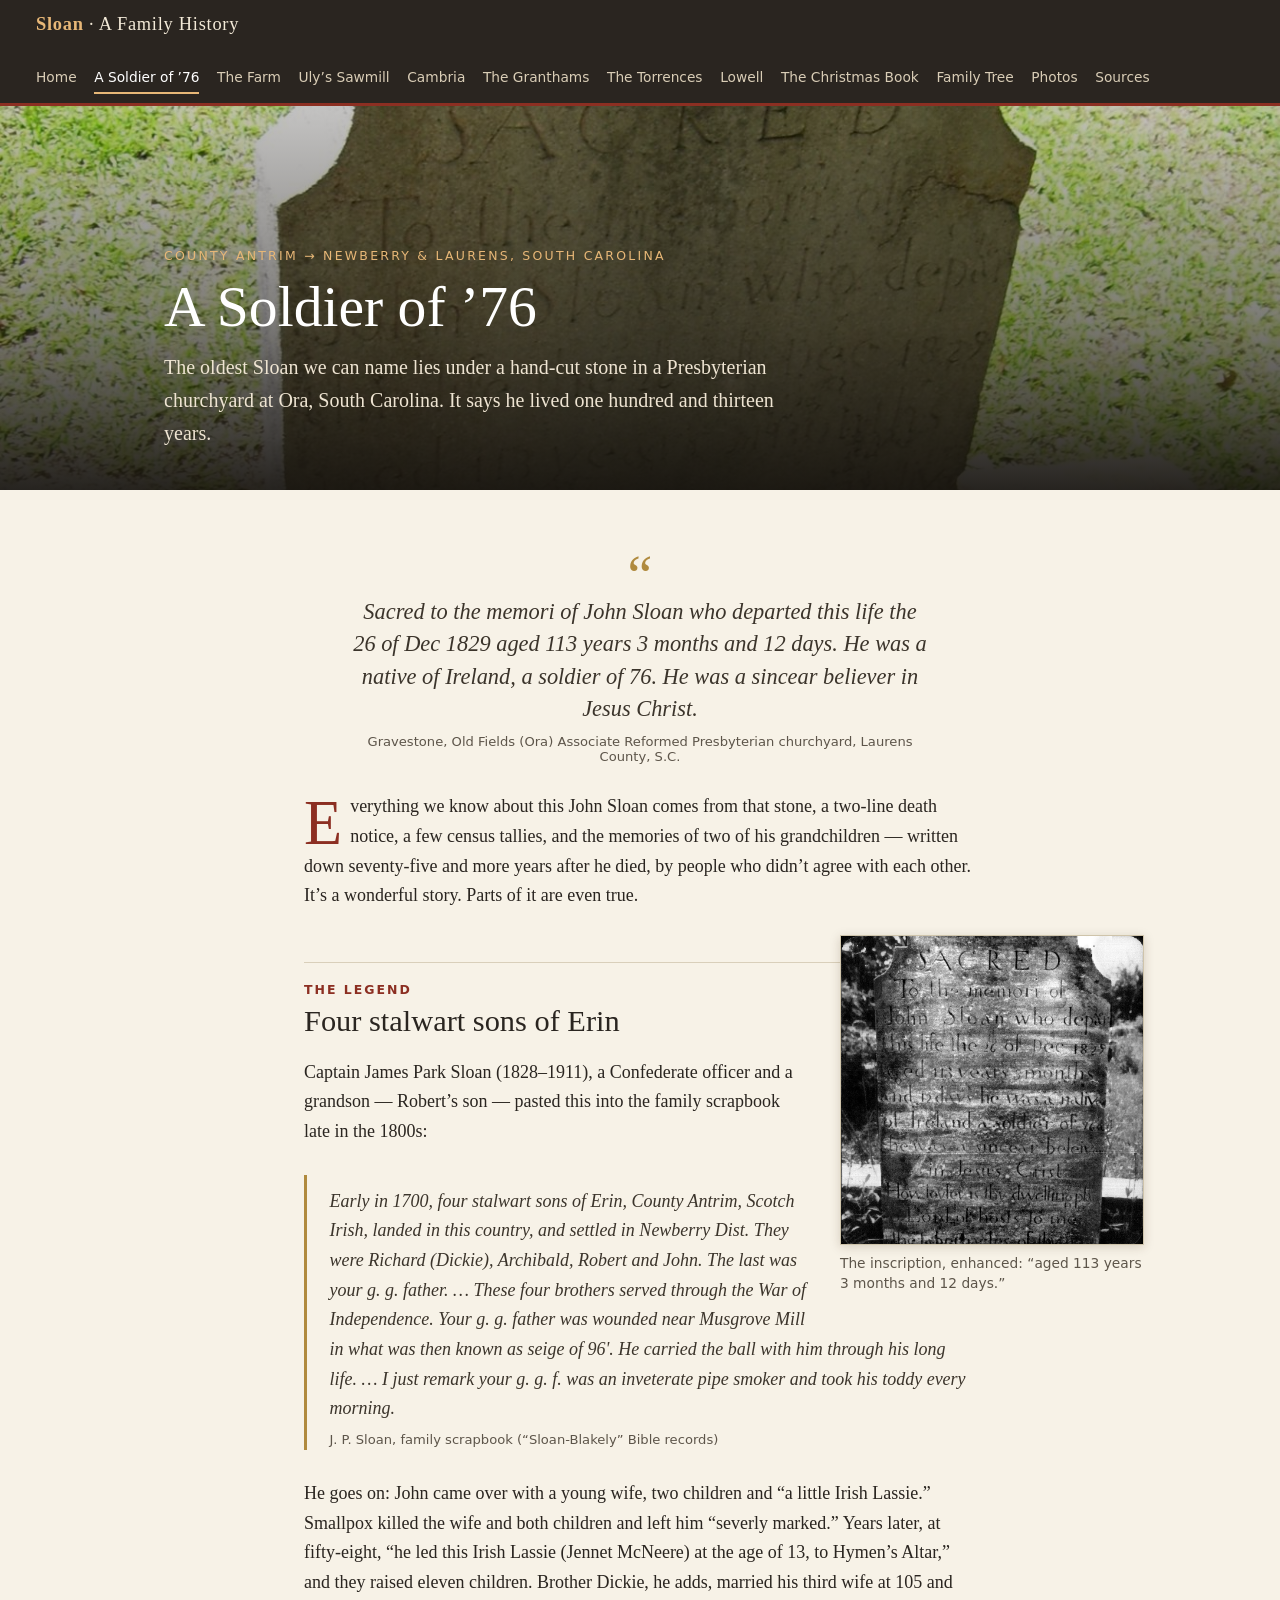
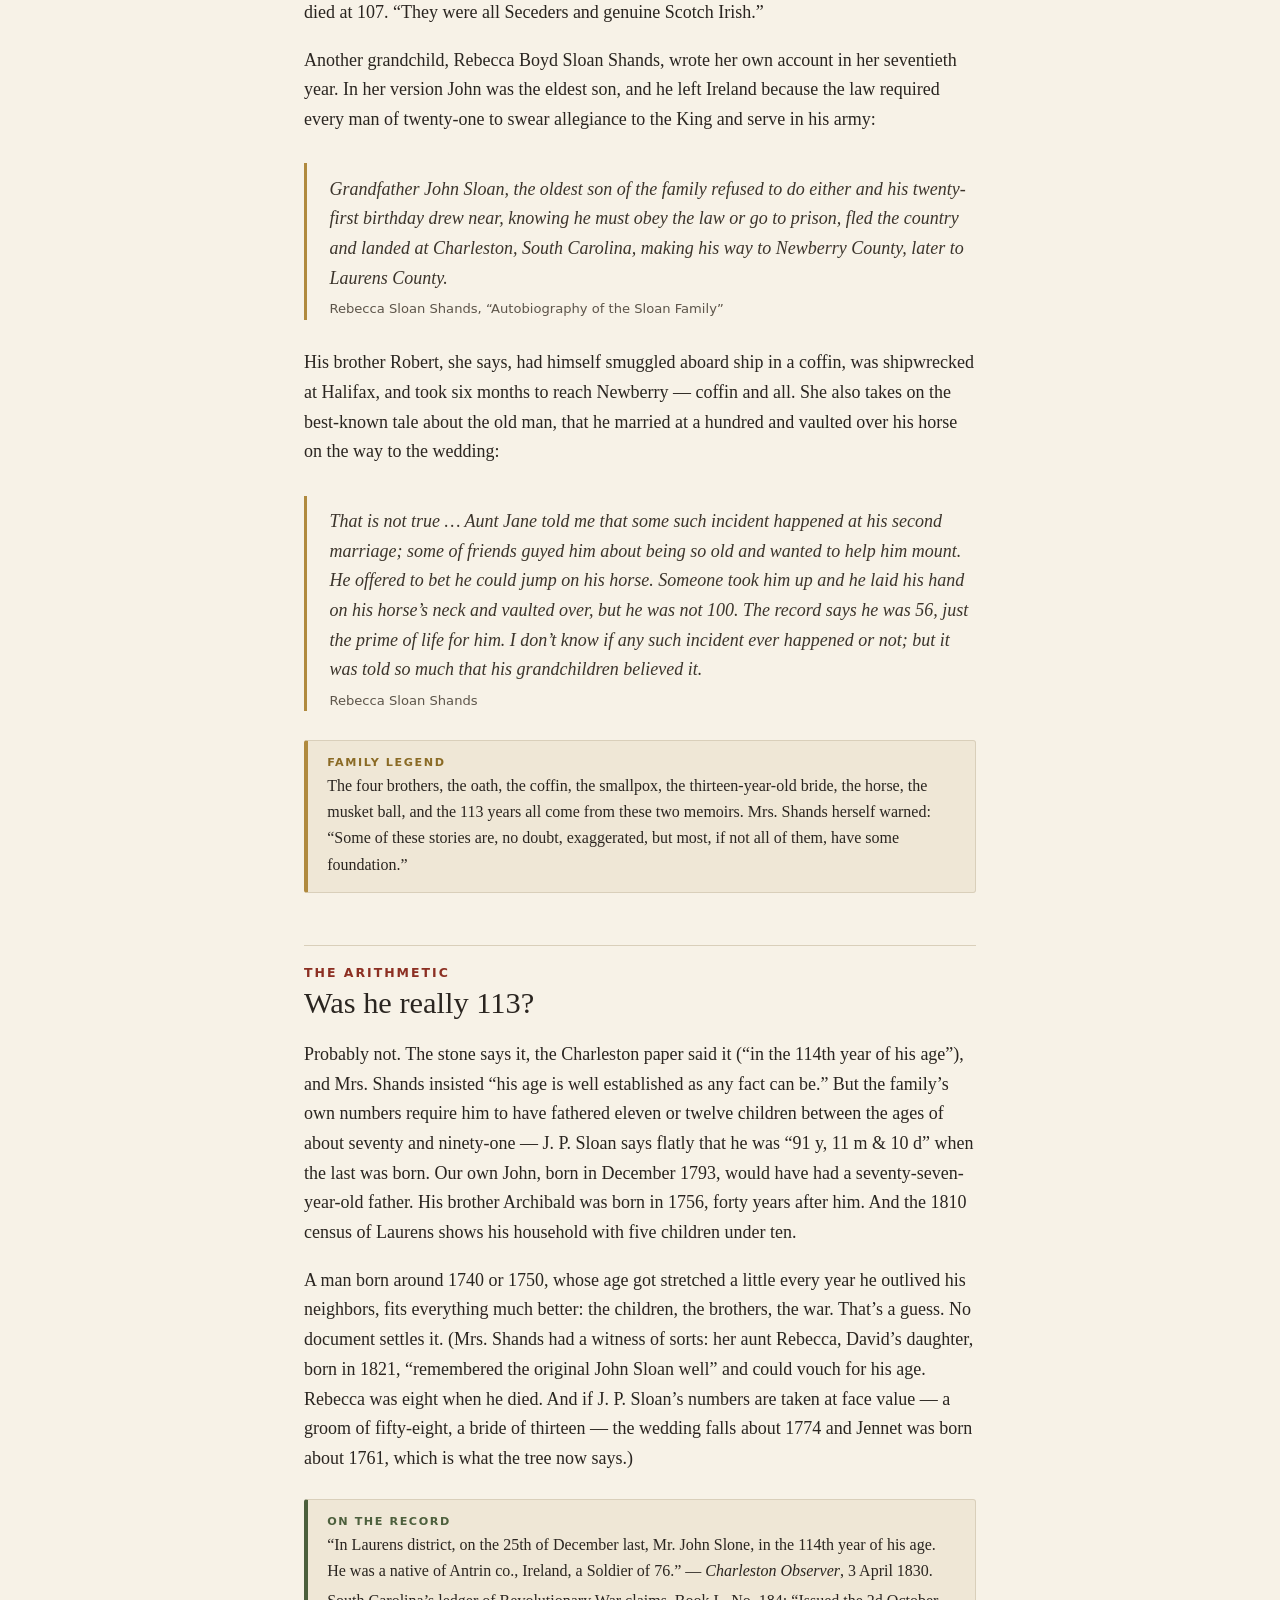
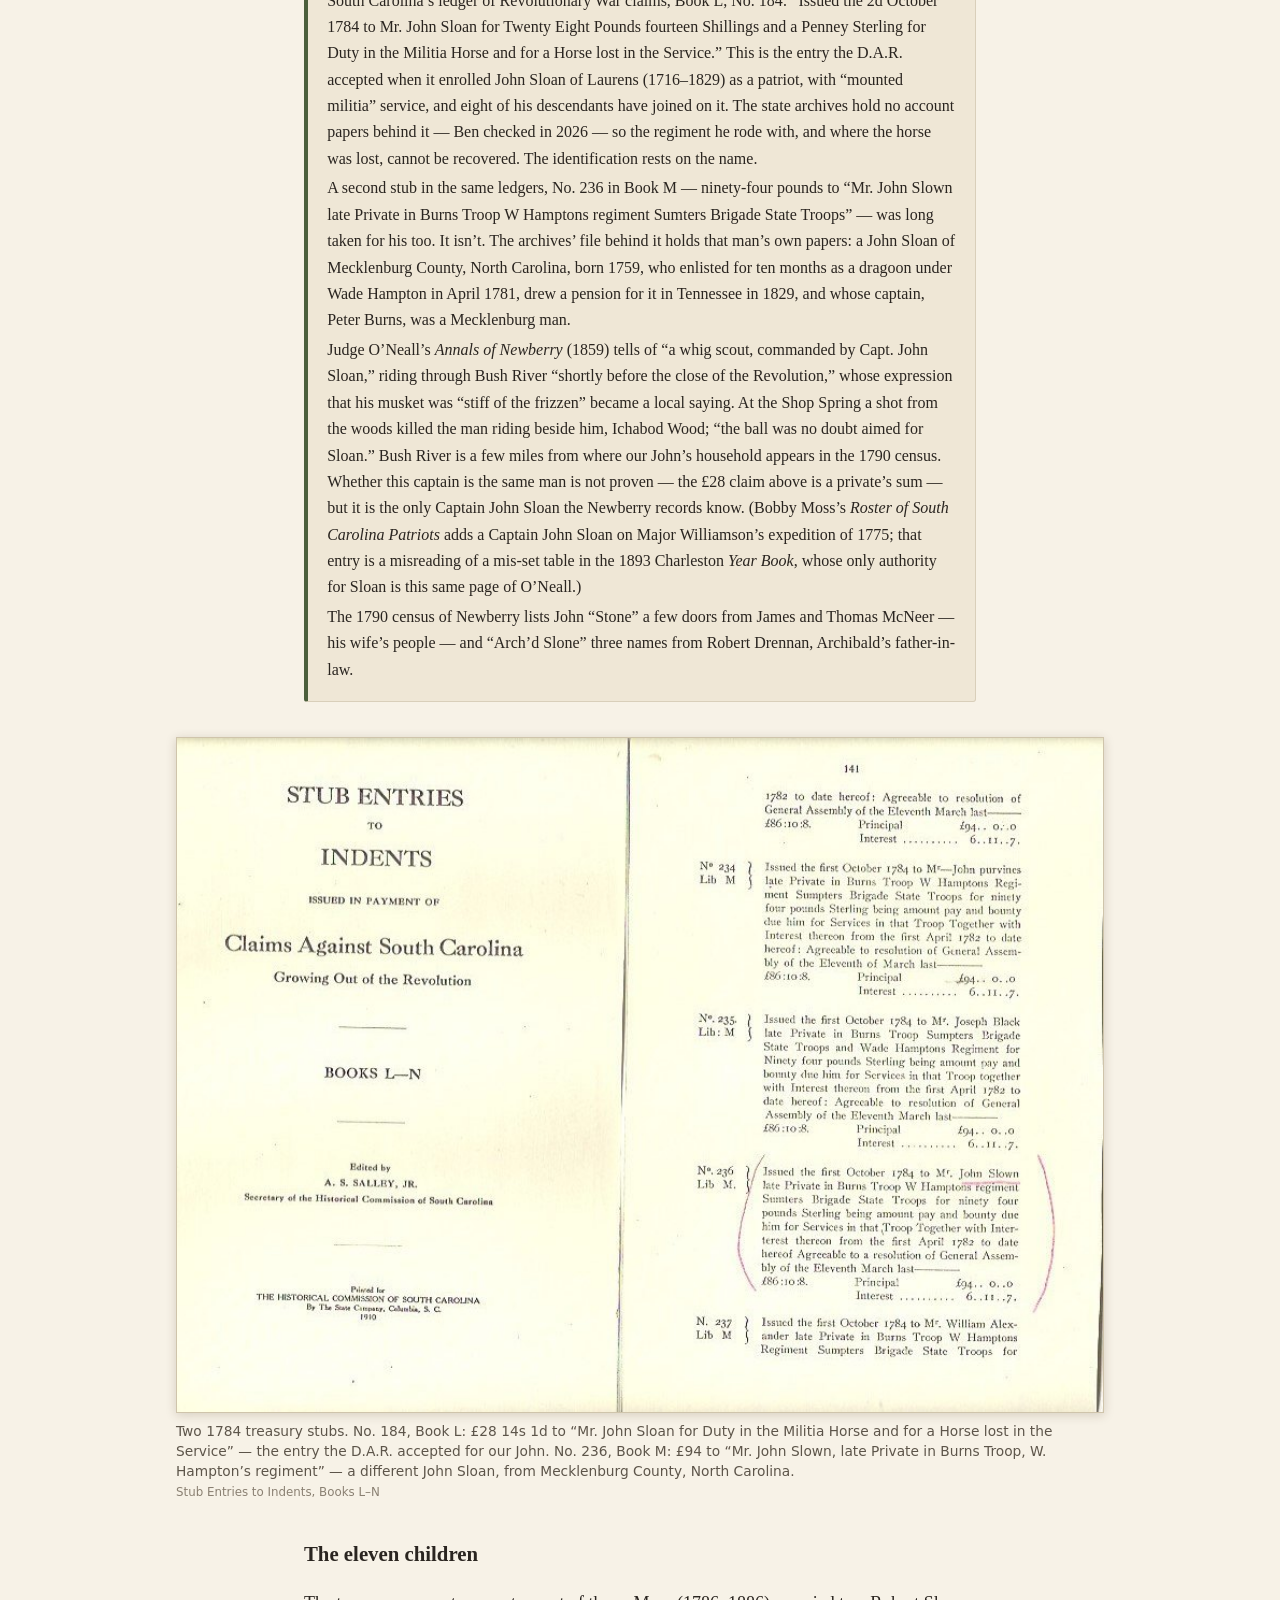
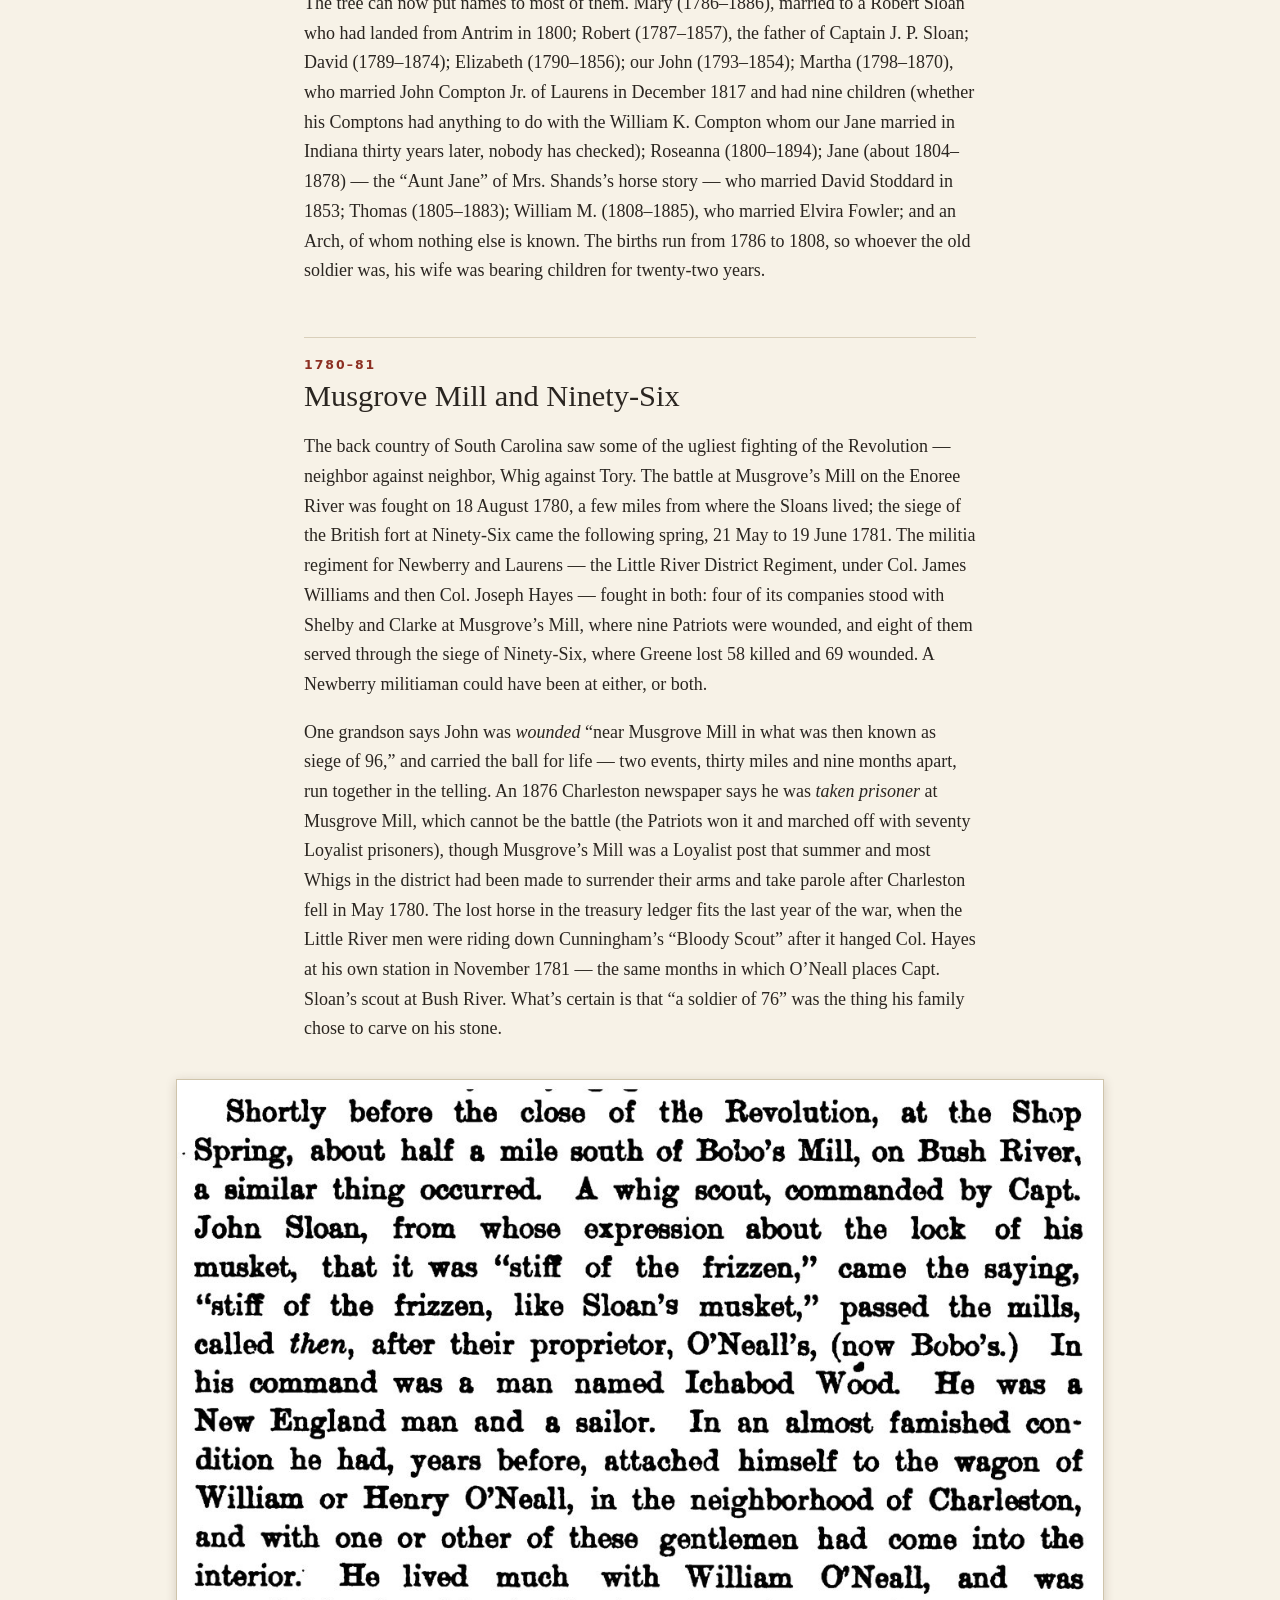
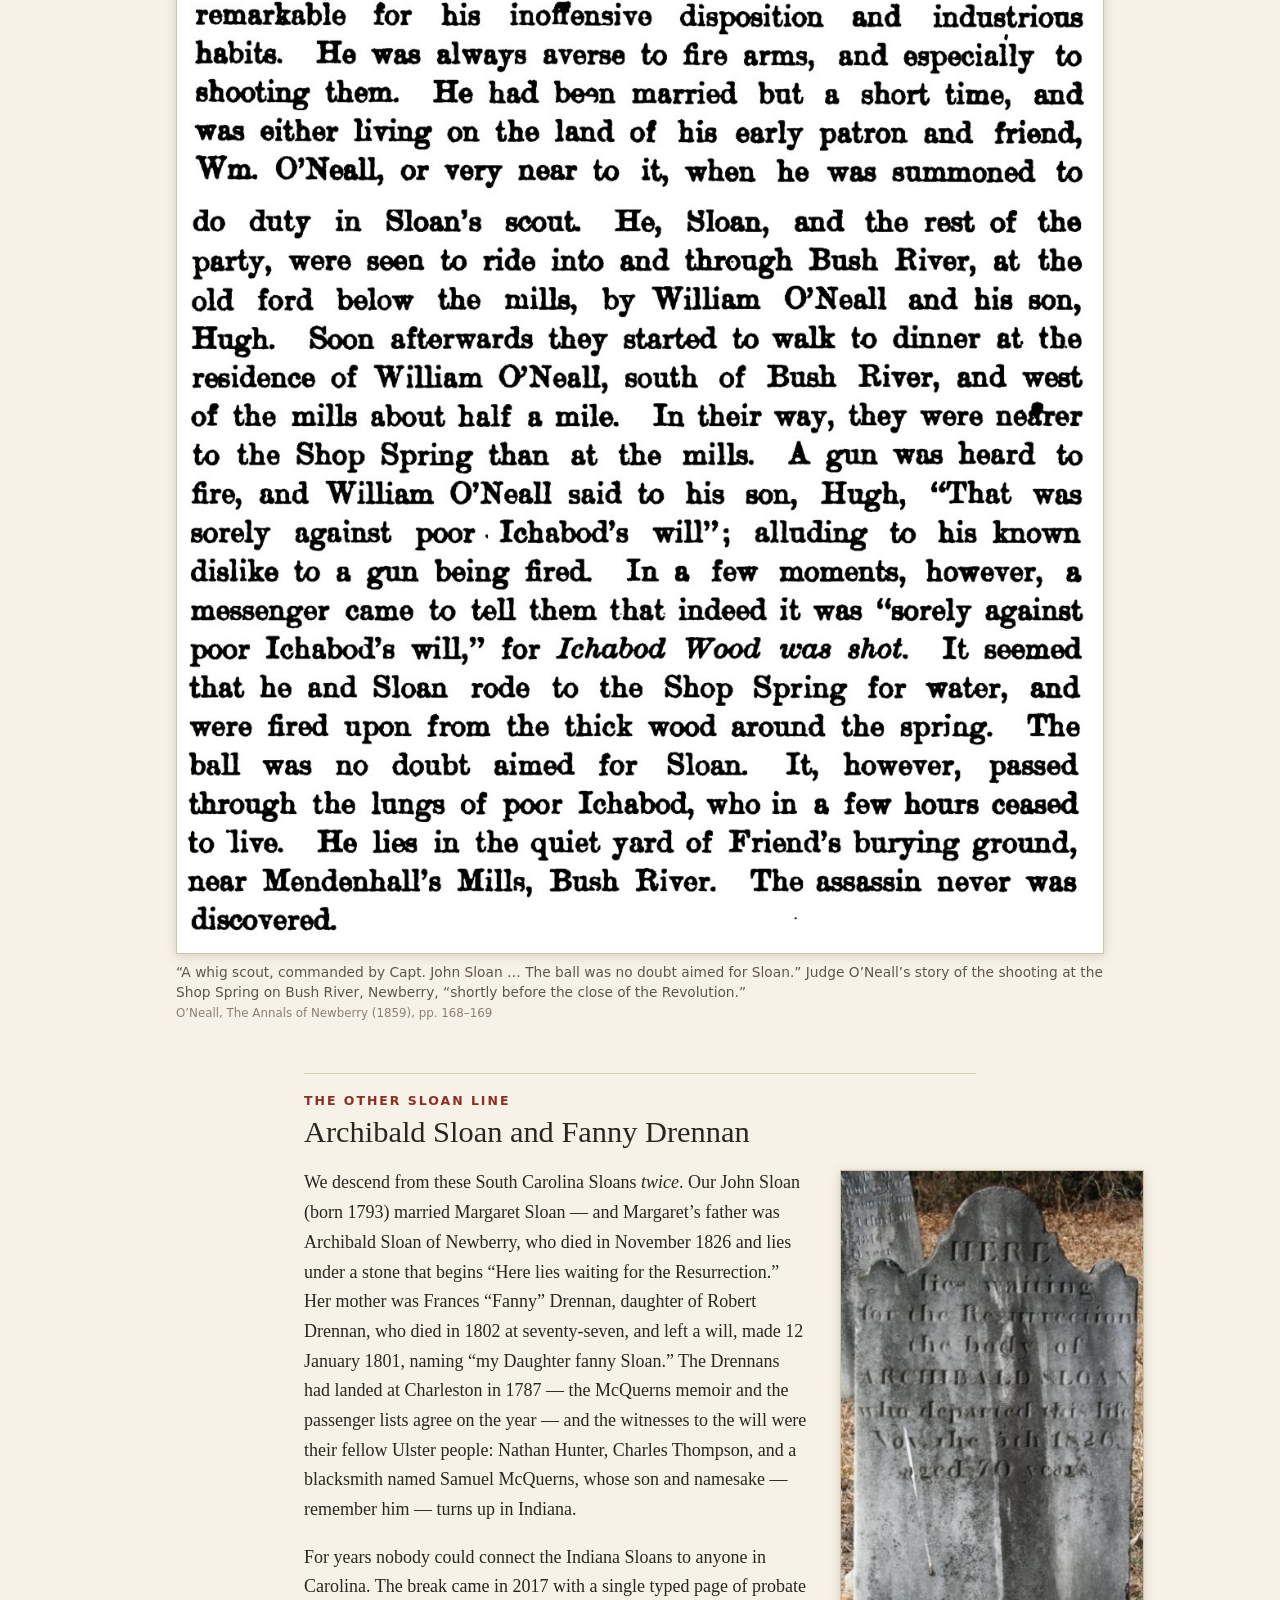
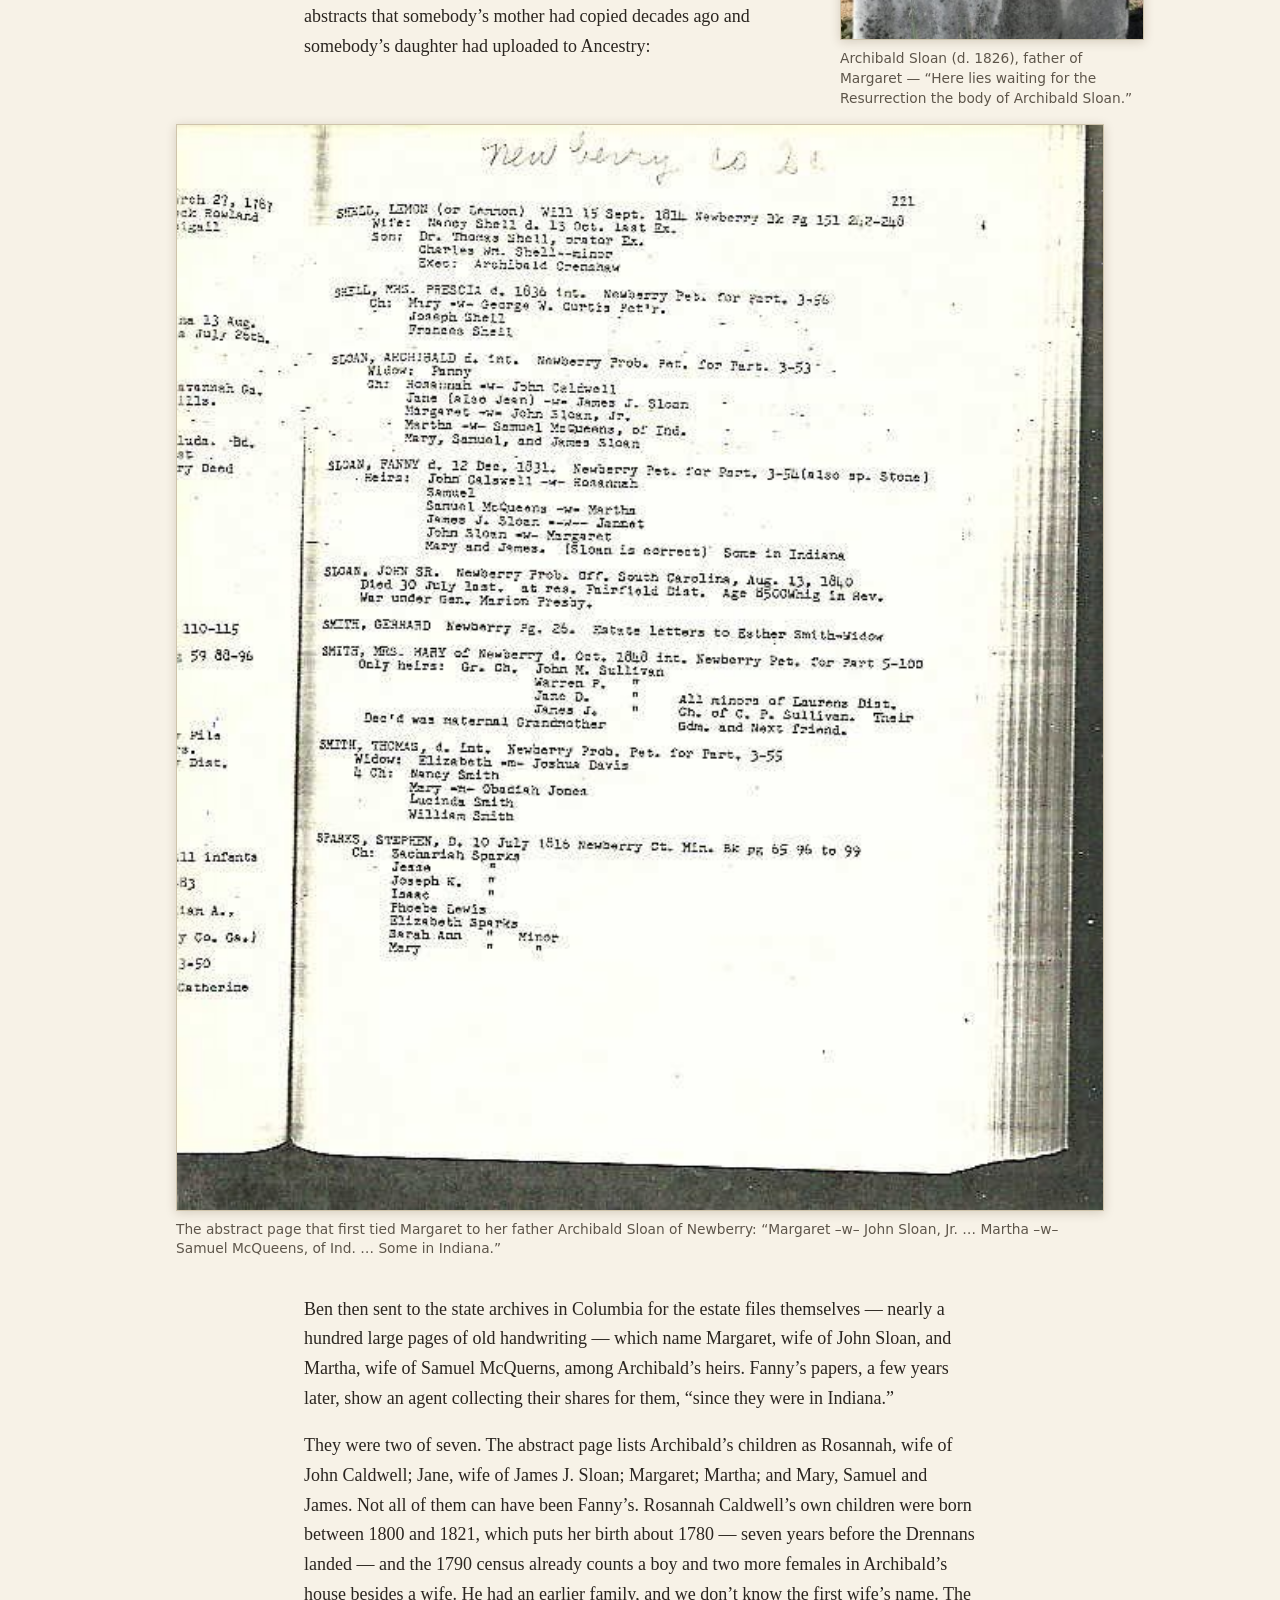
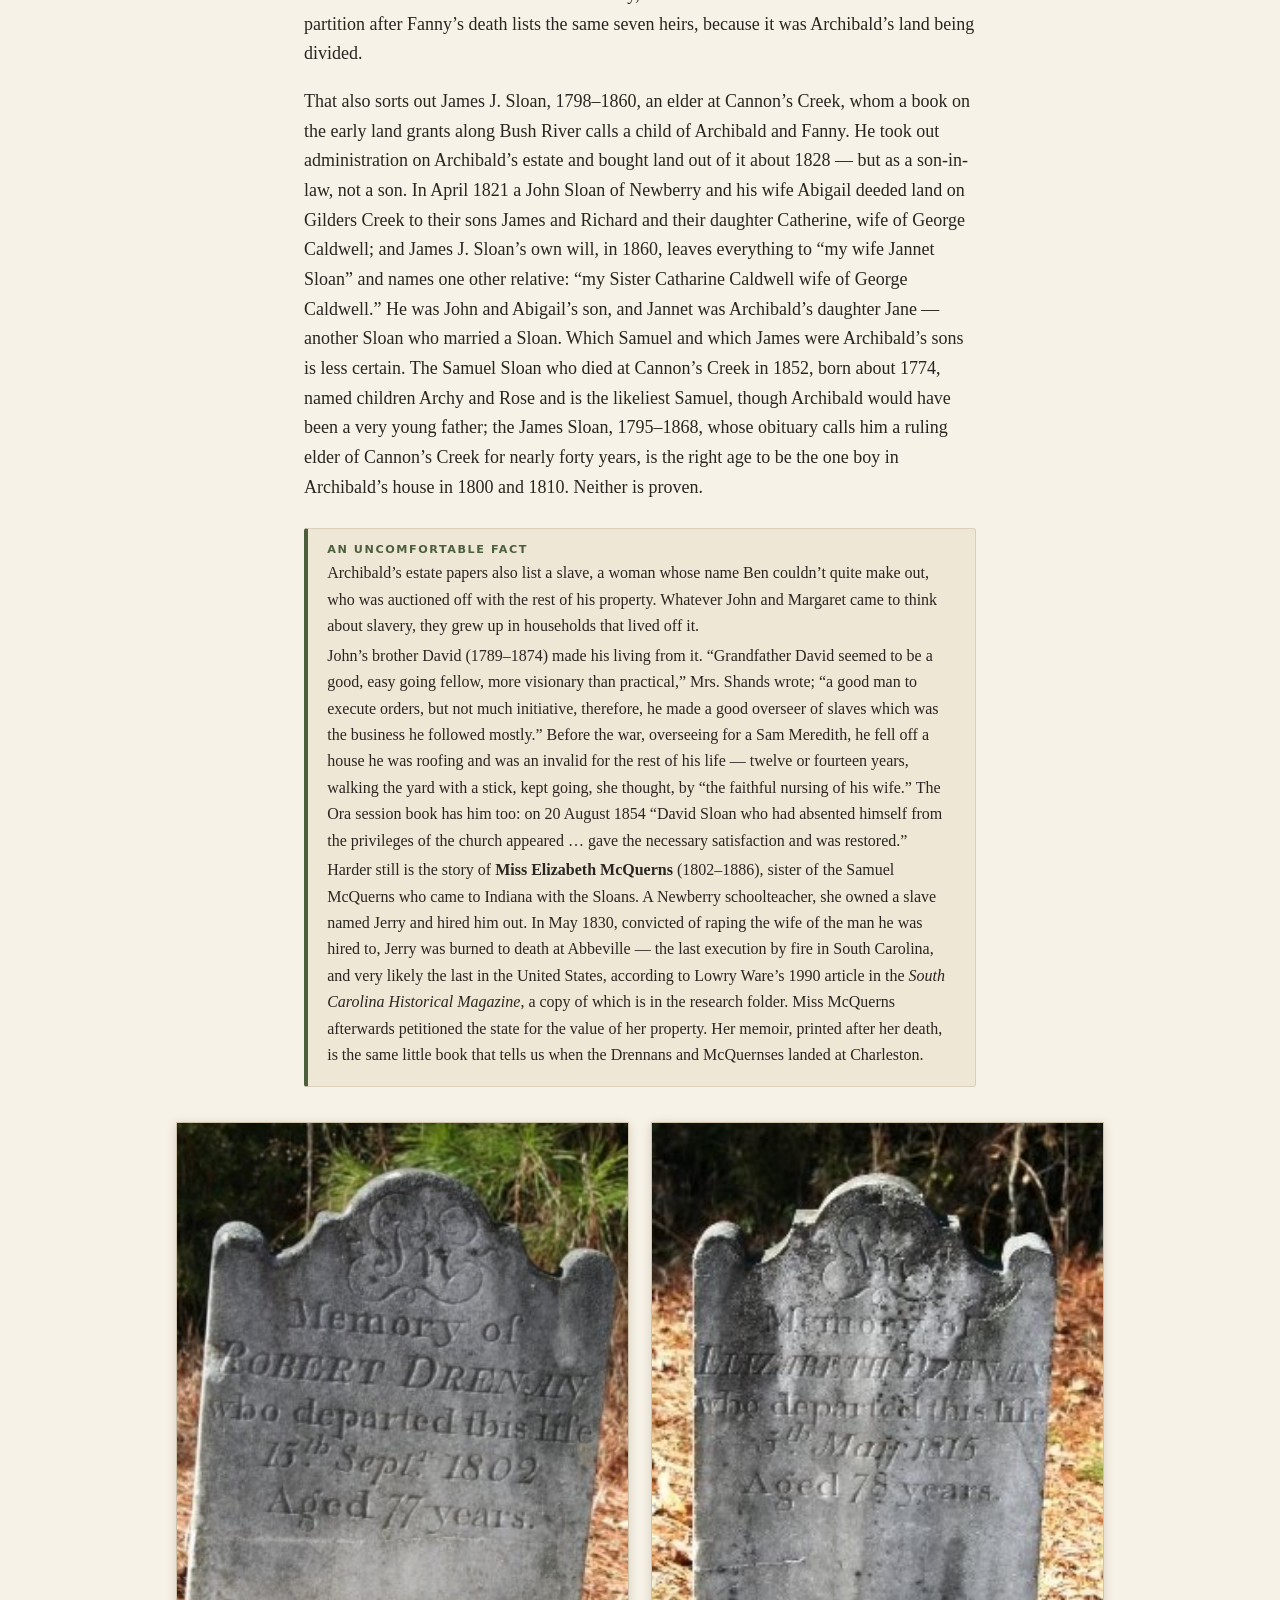
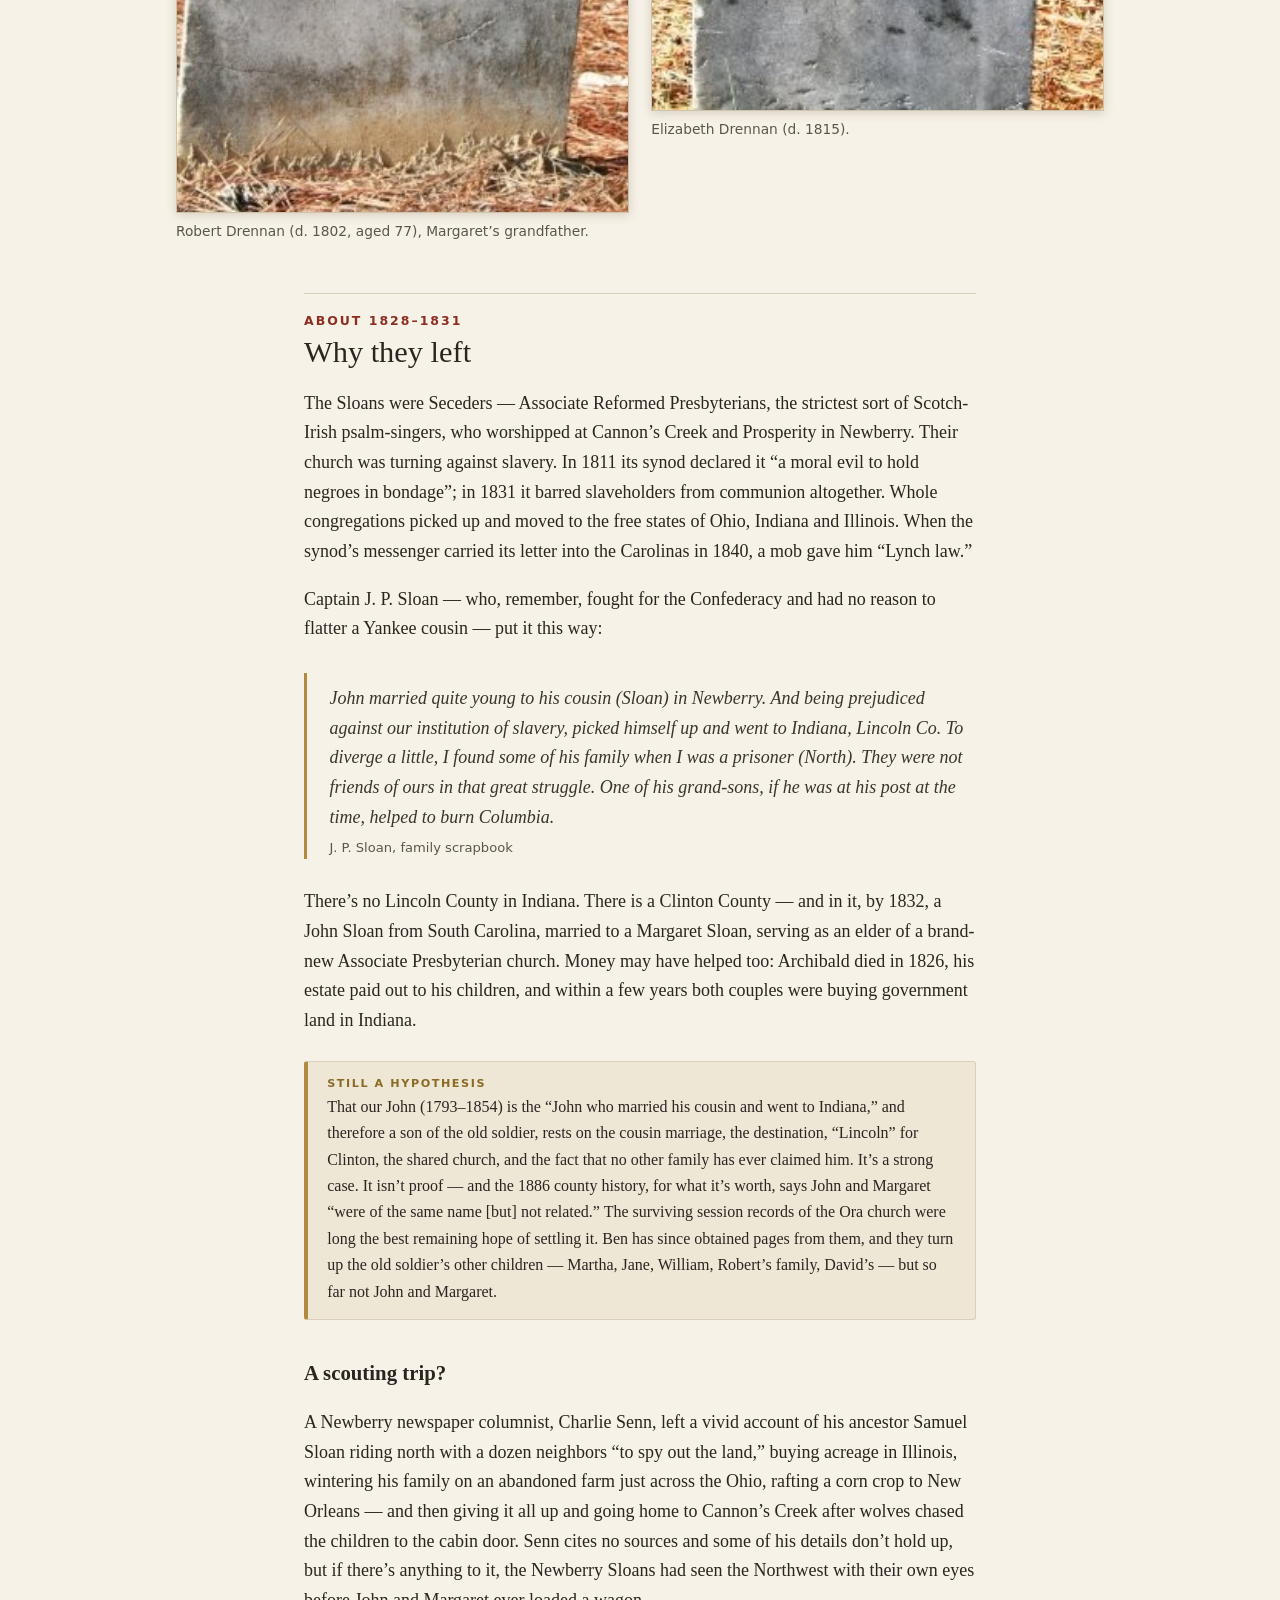
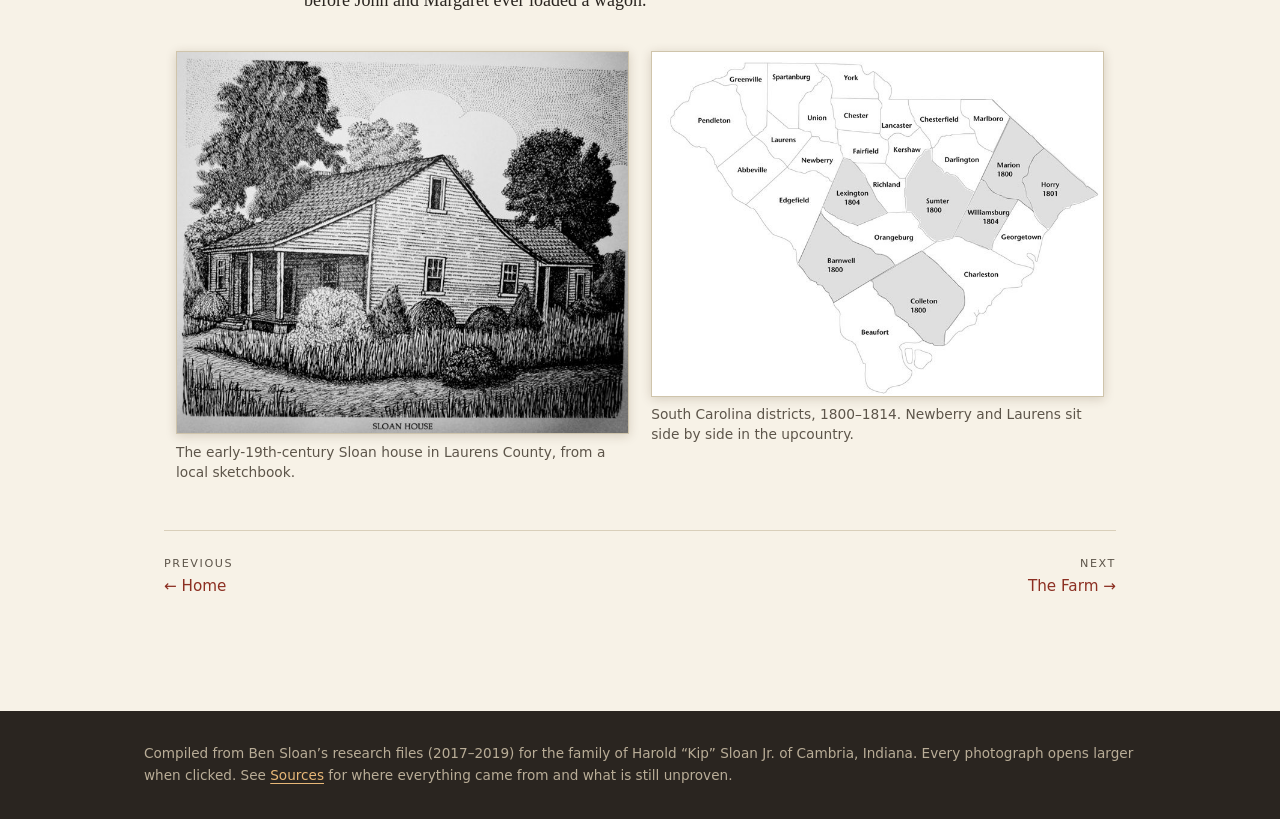
<file: south-carolina.html>
<!doctype html>
<html lang="en"><head><meta charset="utf-8"><meta name="robots" content="noindex, nofollow"><meta name="viewport" content="width=device-width, initial-scale=1">
<title>A Soldier of ’76 · The Sloans of Cambria</title>
<link rel="stylesheet" href="css/style.css?v=1795552340"></head>
<body>
<div class="site-head"><div class="wrap"><a class="brand" href="index.html"><b>Sloan</b> · A Family History</a><nav class="site-nav"><a href="index.html">Home</a><a href="south-carolina.html" class=on>A Soldier of ’76</a><a href="pioneers.html">The Farm</a><a href="sawmill.html">Uly’s Sawmill</a><a href="cambria.html">Cambria</a><a href="grantham.html">The Granthams</a><a href="torrence.html">The Torrences</a><a href="lowell.html">Lowell</a><a href="christmas-book.html">The Christmas Book</a><a href="tree.html">Family Tree</a><a href="gallery.html">Photos</a><a href="sources.html">Sources</a></nav></div></div>
<header class="hero " style="background-image:url('img/grave-john-sloan-sc.jpg');background-position:center 30%"><div class="inner"><p class="kicker">County Antrim → Newberry &amp; Laurens, South Carolina</p><h1>A Soldier of ’76</h1><p class="lede">The oldest Sloan we can name lies under a hand-cut stone in a Presbyterian churchyard at Ora, South Carolina. It says he lived one hundred and thirteen years.</p></div></header>
<main><div class="article">
<blockquote class="big">Sacred to the memori of John Sloan who departed this life the 26 of Dec 1829 aged 113 years 3 months and 12 days. He was a native of Ireland, a soldier of 76. He was a sincear believer in Jesus Christ.
<cite>Gravestone, Old Fields (Ora) Associate Reformed Presbyterian churchyard, Laurens County, S.C.</cite></blockquote>

<p class="drop">Everything we know about this John Sloan comes from that stone, a two-line death notice, a few census tallies, and the memories of two of his grandchildren — written down seventy-five and more years after he died, by people who didn’t agree with each other. It’s a wonderful story. Parts of it are even true.</p>

<figure class="right"><img src="img/grave-john-sloan-sc-2.jpg" data-full="img/grave-john-sloan-sc-2.jpg" alt="The inscription, enhanced: “aged 113 years 3 months and 12 days.”" loading="lazy"><figcaption>The inscription, enhanced: “aged 113 years 3 months and 12 days.”</figcaption></figure>

<h2><span class="yr">The legend</span>Four stalwart sons of Erin</h2>

<p>Captain James Park Sloan (1828–1911), a Confederate officer and a grandson — Robert’s son — pasted this into the family scrapbook late in the 1800s:</p>

<blockquote><p>Early in 1700, four stalwart sons of Erin, County Antrim, Scotch Irish, landed in this country, and settled in Newberry Dist. They were Richard (Dickie), Archibald, Robert and John. The last was your g. g. father. … These four brothers served through the War of Independence. Your g. g. father was wounded near Musgrove Mill in what was then known as seige of 96'. He carried the ball with him through his long life. … I just remark your g. g. f. was an inveterate pipe smoker and took his toddy every morning.</p>
<cite>J. P. Sloan, family scrapbook (“Sloan-Blakely” Bible records)</cite></blockquote>

<p>He goes on: John came over with a young wife, two children and “a little Irish Lassie.” Smallpox killed the wife and both children and left him “severly marked.” Years later, at fifty-eight, “he led this Irish Lassie (Jennet McNeere) at the age of 13, to Hymen’s Altar,” and they raised eleven children. Brother Dickie, he adds, married his third wife at 105 and died at 107. “They were all Seceders and genuine Scotch Irish.”</p>

<p>Another grandchild, Rebecca Boyd Sloan Shands, wrote her own account in her seventieth year. In her version John was the eldest son, and he left Ireland because the law required every man of twenty-one to swear allegiance to the King and serve in his army:</p>

<blockquote><p>Grandfather John Sloan, the oldest son of the family refused to do either and his twenty-first birthday drew near, knowing he must obey the law or go to prison, fled the country and landed at Charleston, South Carolina, making his way to Newberry County, later to Laurens County.</p>
<cite>Rebecca Sloan Shands, “Autobiography of the Sloan Family”</cite></blockquote>

<p>His brother Robert, she says, had himself smuggled aboard ship in a coffin, was shipwrecked at Halifax, and took six months to reach Newberry — coffin and all. She also takes on the best-known tale about the old man, that he married at a hundred and vaulted over his horse on the way to the wedding:</p>

<blockquote><p>That is not true … Aunt Jane told me that some such incident happened at his second marriage; some of friends guyed him about being so old and wanted to help him mount. He offered to bet he could jump on his horse. Someone took him up and he laid his hand on his horse’s neck and vaulted over, but he was not 100. The record says he was 56, just the prime of life for him. I don’t know if any such incident ever happened or not; but it was told so much that his grandchildren believed it.</p>
<cite>Rebecca Sloan Shands</cite></blockquote>

<div class="note legend"><b class="tag">Family legend</b>The four brothers, the oath, the coffin, the smallpox, the thirteen-year-old bride, the horse, the musket ball, and the 113 years all come from these two memoirs. Mrs. Shands herself warned: “Some of these stories are, no doubt, exaggerated, but most, if not all of them, have some foundation.”</div>

<h2><span class="yr">The arithmetic</span>Was he really 113?</h2>

<p>Probably not. The stone says it, the Charleston paper said it (“in the 114th year of his age”), and Mrs. Shands insisted “his age is well established as any fact can be.” But the family’s own numbers require him to have fathered eleven or twelve children between the ages of about seventy and ninety-one — J. P. Sloan says flatly that he was “91 y, 11 m &amp; 10 d” when the last was born. Our own John, born in December 1793, would have had a seventy-seven-year-old father. His brother Archibald was born in 1756, forty years after him. And the 1810 census of Laurens shows his household with five children under ten.</p>

<p>A man born around 1740 or 1750, whose age got stretched a little every year he outlived his neighbors, fits everything much better: the children, the brothers, the war. That’s a guess. No document settles it. (Mrs. Shands had a witness of sorts: her aunt Rebecca, David’s daughter, born in 1821, “remembered the original John Sloan well” and could vouch for his age. Rebecca was eight when he died. And if J. P. Sloan’s numbers are taken at face value — a groom of fifty-eight, a bride of thirteen — the wedding falls about 1774 and Jennet was born about 1761, which is what the tree now says.)</p>

<div class="note"><b class="tag">On the record</b>
<p style="margin:.2rem 0">“In Laurens district, on the 25th of December last, Mr. John Slone, in the 114th year of his age. He was a native of Antrin co., Ireland, a Soldier of 76.” — <i>Charleston Observer</i>, 3 April 1830.</p>
<p style="margin:.2rem 0">South Carolina’s ledger of Revolutionary War claims, Book L, No. 184: “Issued the 2d October 1784 to Mr. John Sloan for Twenty Eight Pounds fourteen Shillings and a Penney Sterling for Duty in the Militia Horse and for a Horse lost in the Service.” This is the entry the D.A.R. accepted when it enrolled John Sloan of Laurens (1716–1829) as a patriot, with “mounted militia” service, and eight of his descendants have joined on it. The state archives hold no account papers behind it — Ben checked in 2026 — so the regiment he rode with, and where the horse was lost, cannot be recovered. The identification rests on the name.</p>
<p style="margin:.2rem 0">A second stub in the same ledgers, No. 236 in Book M — ninety-four pounds to “Mr. John Slown late Private in Burns Troop W Hamptons regiment Sumters Brigade State Troops” — was long taken for his too. It isn’t. The archives’ file behind it holds that man’s own papers: a John Sloan of Mecklenburg County, North Carolina, born 1759, who enlisted for ten months as a dragoon under Wade Hampton in April 1781, drew a pension for it in Tennessee in 1829, and whose captain, Peter Burns, was a Mecklenburg man.</p>
<p style="margin:.2rem 0">Judge O’Neall’s <i>Annals of Newberry</i> (1859) tells of “a whig scout, commanded by Capt. John Sloan,” riding through Bush River “shortly before the close of the Revolution,” whose expression that his musket was “stiff of the frizzen” became a local saying. At the Shop Spring a shot from the woods killed the man riding beside him, Ichabod Wood; “the ball was no doubt aimed for Sloan.” Bush River is a few miles from where our John’s household appears in the 1790 census. Whether this captain is the same man is not proven — the £28 claim above is a private’s sum — but it is the only Captain John Sloan the Newberry records know. (Bobby Moss’s <i>Roster of South Carolina Patriots</i> adds a Captain John Sloan on Major Williamson’s expedition of 1775; that entry is a misreading of a mis-set table in the 1893 Charleston <i>Year Book</i>, whose only authority for Sloan is this same page of O’Neall.)</p>
<p style="margin:.2rem 0">The 1790 census of Newberry lists John “Stone” a few doors from James and Thomas McNeer — his wife’s people — and “Arch’d Slone” three names from Robert Drennan, Archibald’s father-in-law.</p></div>

<figure class="wide"><img src="img/rev-war-stub.jpg" data-full="img/rev-war-stub.jpg" alt="Two 1784 treasury stubs. No. 184, Book L: £28 14s 1d to “Mr. John Sloan for Duty in the Militia Horse and for a Horse lost in the Service” — the entry the D.A.R. accepted for our John. No. 236, Book M: £94 to “Mr. John Slown, late Private in Burns Troop, W. Hampton’s regiment” — a different John Sloan, from Mecklenburg County, North Carolina." loading="lazy"><figcaption>Two 1784 treasury stubs. No. 184, Book L: £28 14s 1d to “Mr. John Sloan for Duty in the Militia Horse and for a Horse lost in the Service” — the entry the D.A.R. accepted for our John. No. 236, Book M: £94 to “Mr. John Slown, late Private in Burns Troop, W. Hampton’s regiment” — a different John Sloan, from Mecklenburg County, North Carolina.<span class="credit">Stub Entries to Indents, Books L–N</span></figcaption></figure>

<h3>The eleven children</h3>
<p>The tree can now put names to most of them. Mary (1786–1886), married to a Robert Sloan who had landed from Antrim in 1800; Robert (1787–1857), the father of Captain J. P. Sloan; David (1789–1874); Elizabeth (1790–1856); our John (1793–1854); Martha (1798–1870), who married John Compton Jr. of Laurens in December 1817 and had nine children (whether his Comptons had anything to do with the William K. Compton whom our Jane married in Indiana thirty years later, nobody has checked); Roseanna (1800–1894); Jane (about 1804–1878) — the “Aunt Jane” of Mrs. Shands’s horse story — who married David Stoddard in 1853; Thomas (1805–1883); William M. (1808–1885), who married Elvira Fowler; and an Arch, of whom nothing else is known. The births run from 1786 to 1808, so whoever the old soldier was, his wife was bearing children for twenty-two years.</p>

<h2><span class="yr">1780–81</span>Musgrove Mill and Ninety-Six</h2>

<p>The back country of South Carolina saw some of the ugliest fighting of the Revolution — neighbor against neighbor, Whig against Tory. The battle at Musgrove’s Mill on the Enoree River was fought on 18 August 1780, a few miles from where the Sloans lived; the siege of the British fort at Ninety-Six came the following spring, 21 May to 19 June 1781. The militia regiment for Newberry and Laurens — the Little River District Regiment, under Col. James Williams and then Col. Joseph Hayes — fought in both: four of its companies stood with Shelby and Clarke at Musgrove’s Mill, where nine Patriots were wounded, and eight of them served through the siege of Ninety-Six, where Greene lost 58 killed and 69 wounded. A Newberry militiaman could have been at either, or both.</p>

<p>One grandson says John was <i>wounded</i> “near Musgrove Mill in what was then known as siege of 96,” and carried the ball for life — two events, thirty miles and nine months apart, run together in the telling. An 1876 Charleston newspaper says he was <i>taken prisoner</i> at Musgrove Mill, which cannot be the battle (the Patriots won it and marched off with seventy Loyalist prisoners), though Musgrove’s Mill was a Loyalist post that summer and most Whigs in the district had been made to surrender their arms and take parole after Charleston fell in May 1780. The lost horse in the treasury ledger fits the last year of the war, when the Little River men were riding down Cunningham’s “Bloody Scout” after it hanged Col. Hayes at his own station in November 1781 — the same months in which O’Neall places Capt. Sloan’s scout at Bush River. What’s certain is that “a soldier of 76” was the thing his family chose to carve on his stone.</p>

<figure class="wide"><img src="img/annals-sloan-scout.jpg" data-full="img/annals-sloan-scout.jpg" alt="“A whig scout, commanded by Capt. John Sloan … The ball was no doubt aimed for Sloan.” Judge O’Neall’s story of the shooting at the Shop Spring on Bush River, Newberry, “shortly before the close of the Revolution.”" loading="lazy"><figcaption>“A whig scout, commanded by Capt. John Sloan … The ball was no doubt aimed for Sloan.” Judge O’Neall’s story of the shooting at the Shop Spring on Bush River, Newberry, “shortly before the close of the Revolution.”<span class="credit">O’Neall, The Annals of Newberry (1859), pp. 168–169</span></figcaption></figure>

<h2><span class="yr">The other Sloan line</span>Archibald Sloan and Fanny Drennan</h2>

<figure class="right"><img src="img/grave-archibald.jpg" data-full="img/grave-archibald.jpg" alt="Archibald Sloan (d. 1826), father of Margaret — “Here lies waiting for the Resurrection the body of Archibald Sloan.”" loading="lazy"><figcaption>Archibald Sloan (d. 1826), father of Margaret — “Here lies waiting for the Resurrection the body of Archibald Sloan.”</figcaption></figure>

<p>We descend from these South Carolina Sloans <em>twice</em>. Our John Sloan (born 1793) married Margaret Sloan — and Margaret’s father was Archibald Sloan of Newberry, who died in November 1826 and lies under a stone that begins “Here lies waiting for the Resurrection.” Her mother was Frances “Fanny” Drennan, daughter of Robert Drennan, who died in 1802 at seventy-seven, and left a will, made 12 January 1801, naming “my Daughter fanny Sloan.” The Drennans had landed at Charleston in 1787 — the McQuerns memoir and the passenger lists agree on the year — and the witnesses to the will were their fellow Ulster people: Nathan Hunter, Charles Thompson, and a blacksmith named Samuel McQuerns, whose son and namesake — remember him — turns up in Indiana.</p>

<p>For years nobody could connect the Indiana Sloans to anyone in Carolina. The break came in 2017 with a single typed page of probate abstracts that somebody’s mother had copied decades ago and somebody’s daughter had uploaded to Ancestry:</p>

<figure class="wide"><img src="img/archibald-will-page.jpg" data-full="img/archibald-will-page.jpg" alt="The abstract page that first tied Margaret to her father Archibald Sloan of Newberry: “Margaret –w– John Sloan, Jr. … Martha –w– Samuel McQueens, of Ind. … Some in Indiana.”" loading="lazy"><figcaption>The abstract page that first tied Margaret to her father Archibald Sloan of Newberry: “Margaret –w– John Sloan, Jr. … Martha –w– Samuel McQueens, of Ind. … Some in Indiana.”</figcaption></figure>

<p>Ben then sent to the state archives in Columbia for the estate files themselves — nearly a hundred large pages of old handwriting — which name Margaret, wife of John Sloan, and Martha, wife of Samuel McQuerns, among Archibald’s heirs. Fanny’s papers, a few years later, show an agent collecting their shares for them, “since they were in Indiana.”</p>

<p>They were two of seven. The abstract page lists Archibald’s children as Rosannah, wife of John Caldwell; Jane, wife of James J. Sloan; Margaret; Martha; and Mary, Samuel and James. Not all of them can have been Fanny’s. Rosannah Caldwell’s own children were born between 1800 and 1821, which puts her birth about 1780 — seven years before the Drennans landed — and the 1790 census already counts a boy and two more females in Archibald’s house besides a wife. He had an earlier family, and we don’t know the first wife’s name. The partition after Fanny’s death lists the same seven heirs, because it was Archibald’s land being divided.</p>

<p>That also sorts out James J. Sloan, 1798–1860, an elder at Cannon’s Creek, whom a book on the early land grants along Bush River calls a child of Archibald and Fanny. He took out administration on Archibald’s estate and bought land out of it about 1828 — but as a son-in-law, not a son. In April 1821 a John Sloan of Newberry and his wife Abigail deeded land on Gilders Creek to their sons James and Richard and their daughter Catherine, wife of George Caldwell; and James J. Sloan’s own will, in 1860, leaves everything to “my wife Jannet Sloan” and names one other relative: “my Sister Catharine Caldwell wife of George Caldwell.” He was John and Abigail’s son, and Jannet was Archibald’s daughter Jane — another Sloan who married a Sloan. Which Samuel and which James were Archibald’s sons is less certain. The Samuel Sloan who died at Cannon’s Creek in 1852, born about 1774, named children Archy and Rose and is the likeliest Samuel, though Archibald would have been a very young father; the James Sloan, 1795–1868, whose obituary calls him a ruling elder of Cannon’s Creek for nearly forty years, is the right age to be the one boy in Archibald’s house in 1800 and 1810. Neither is proven.</p>

<div class="note"><b class="tag">An uncomfortable fact</b>
<p style="margin:.2rem 0">Archibald’s estate papers also list a slave, a woman whose name Ben couldn’t quite make out, who was auctioned off with the rest of his property. Whatever John and Margaret came to think about slavery, they grew up in households that lived off it.</p>
<p style="margin:.2rem 0">John’s brother David (1789–1874) made his living from it. “Grandfather David seemed to be a good, easy going fellow, more visionary than practical,” Mrs. Shands wrote; “a good man to execute orders, but not much initiative, therefore, he made a good overseer of slaves which was the business he followed mostly.” Before the war, overseeing for a Sam Meredith, he fell off a house he was roofing and was an invalid for the rest of his life — twelve or fourteen years, walking the yard with a stick, kept going, she thought, by “the faithful nursing of his wife.” The Ora session book has him too: on 20 August 1854 “David Sloan who had absented himself from the privileges of the church appeared … gave the necessary satisfaction and was restored.”</p>
<p style="margin:.2rem 0">Harder still is the story of <b>Miss Elizabeth McQuerns</b> (1802–1886), sister of the Samuel McQuerns who came to Indiana with the Sloans. A Newberry schoolteacher, she owned a slave named Jerry and hired him out. In May 1830, convicted of raping the wife of the man he was hired to, Jerry was burned to death at Abbeville — the last execution by fire in South Carolina, and very likely the last in the United States, according to Lowry Ware’s 1990 article in the <i>South Carolina Historical Magazine</i>, a copy of which is in the research folder. Miss McQuerns afterwards petitioned the state for the value of her property. Her memoir, printed after her death, is the same little book that tells us when the Drennans and McQuernses landed at Charleston.</p></div>

<div class="pair"><figure class=""><img src="img/grave-robert-drennan.jpg" data-full="img/grave-robert-drennan.jpg" alt="Robert Drennan (d. 1802, aged 77), Margaret’s grandfather." loading="lazy"><figcaption>Robert Drennan (d. 1802, aged 77), Margaret’s grandfather.</figcaption></figure><figure class=""><img src="img/grave-elizabeth-drennan.jpg" data-full="img/grave-elizabeth-drennan.jpg" alt="Elizabeth Drennan (d. 1815)." loading="lazy"><figcaption>Elizabeth Drennan (d. 1815).</figcaption></figure></div>

<h2><span class="yr">About 1828–1831</span>Why they left</h2>

<p>The Sloans were Seceders — Associate Reformed Presbyterians, the strictest sort of Scotch-Irish psalm-singers, who worshipped at Cannon’s Creek and Prosperity in Newberry. Their church was turning against slavery. In 1811 its synod declared it “a moral evil to hold negroes in bondage”; in 1831 it barred slaveholders from communion altogether. Whole congregations picked up and moved to the free states of Ohio, Indiana and Illinois. When the synod’s messenger carried its letter into the Carolinas in 1840, a mob gave him “Lynch law.”</p>

<p>Captain J. P. Sloan — who, remember, fought for the Confederacy and had no reason to flatter a Yankee cousin — put it this way:</p>

<blockquote><p>John married quite young to his cousin (Sloan) in Newberry. And being prejudiced against our institution of slavery, picked himself up and went to Indiana, Lincoln Co. To diverge a little, I found some of his family when I was a prisoner (North). They were not friends of ours in that great struggle. One of his grand-sons, if he was at his post at the time, helped to burn Columbia.</p>
<cite>J. P. Sloan, family scrapbook</cite></blockquote>

<p>There’s no Lincoln County in Indiana. There is a Clinton County — and in it, by 1832, a John Sloan from South Carolina, married to a Margaret Sloan, serving as an elder of a brand-new Associate Presbyterian church. Money may have helped too: Archibald died in 1826, his estate paid out to his children, and within a few years both couples were buying government land in Indiana.</p>

<div class="note legend"><b class="tag">Still a hypothesis</b>That our John (1793–1854) is the “John who married his cousin and went to Indiana,” and therefore a son of the old soldier, rests on the cousin marriage, the destination, “Lincoln” for Clinton, the shared church, and the fact that no other family has ever claimed him. It’s a strong case. It isn’t proof — and the 1886 county history, for what it’s worth, says John and Margaret “were of the same name [but] not related.” The surviving session records of the Ora church were long the best remaining hope of settling it. Ben has since obtained pages from them, and they turn up the old soldier’s other children — Martha, Jane, William, Robert’s family, David’s — but so far not John and Margaret.</div>

<h3>A scouting trip?</h3>
<p>A Newberry newspaper columnist, Charlie Senn, left a vivid account of his ancestor Samuel Sloan riding north with a dozen neighbors “to spy out the land,” buying acreage in Illinois, wintering his family on an abandoned farm just across the Ohio, rafting a corn crop to New Orleans — and then giving it all up and going home to Cannon’s Creek after wolves chased the children to the cabin door. Senn cites no sources and some of his details don’t hold up, but if there’s anything to it, the Newberry Sloans had seen the Northwest with their own eyes before John and Margaret ever loaded a wagon.</p>

<div class="pair"><figure class=""><img src="img/sloan-house-laurens.jpg" data-full="img/sloan-house-laurens.jpg" alt="The early-19th-century Sloan house in Laurens County, from a local sketchbook." loading="lazy"><figcaption>The early-19th-century Sloan house in Laurens County, from a local sketchbook.</figcaption></figure><figure class=""><img src="img/sc-districts.jpg" data-full="img/sc-districts.jpg" alt="South Carolina districts, 1800–1814. Newberry and Laurens sit side by side in the upcountry." loading="lazy"><figcaption>South Carolina districts, 1800–1814. Newberry and Laurens sit side by side in the upcountry.</figcaption></figure></div>

<nav class="nextprev"><a href="index.html"><span>Previous</span>← Home</a><a href="pioneers.html" style="text-align:right"><span>Next</span>The Farm →</a></nav>
</div></main>
<footer class="site-foot"><div class="wrap">Compiled from Ben Sloan’s research files (2017–2019) for the family of Harold “Kip” Sloan Jr. of Cambria, Indiana.
Every photograph opens larger when clicked. See <a href="sources.html">Sources</a> for where everything came from and what is still unproven.</div></footer>
<script src="js/site.js?v=1795552340"></script>
</body></html>
</file>
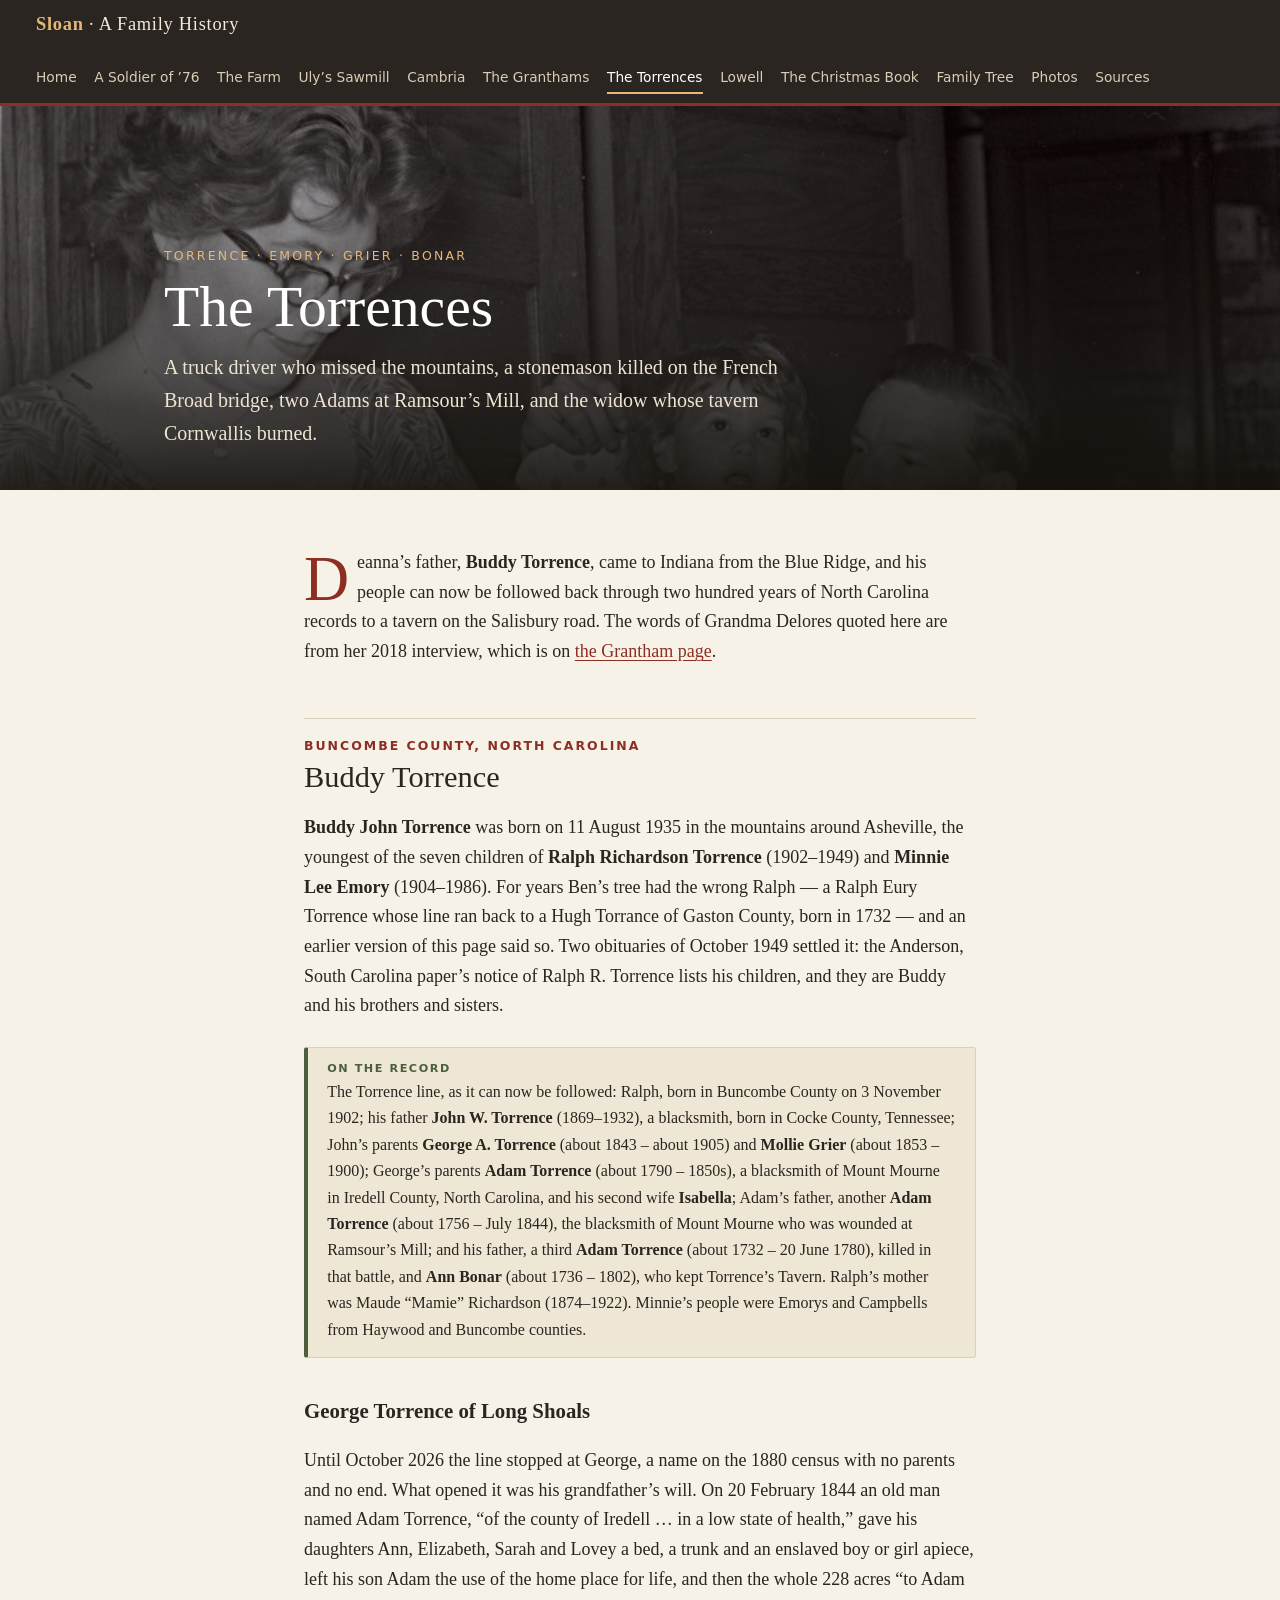
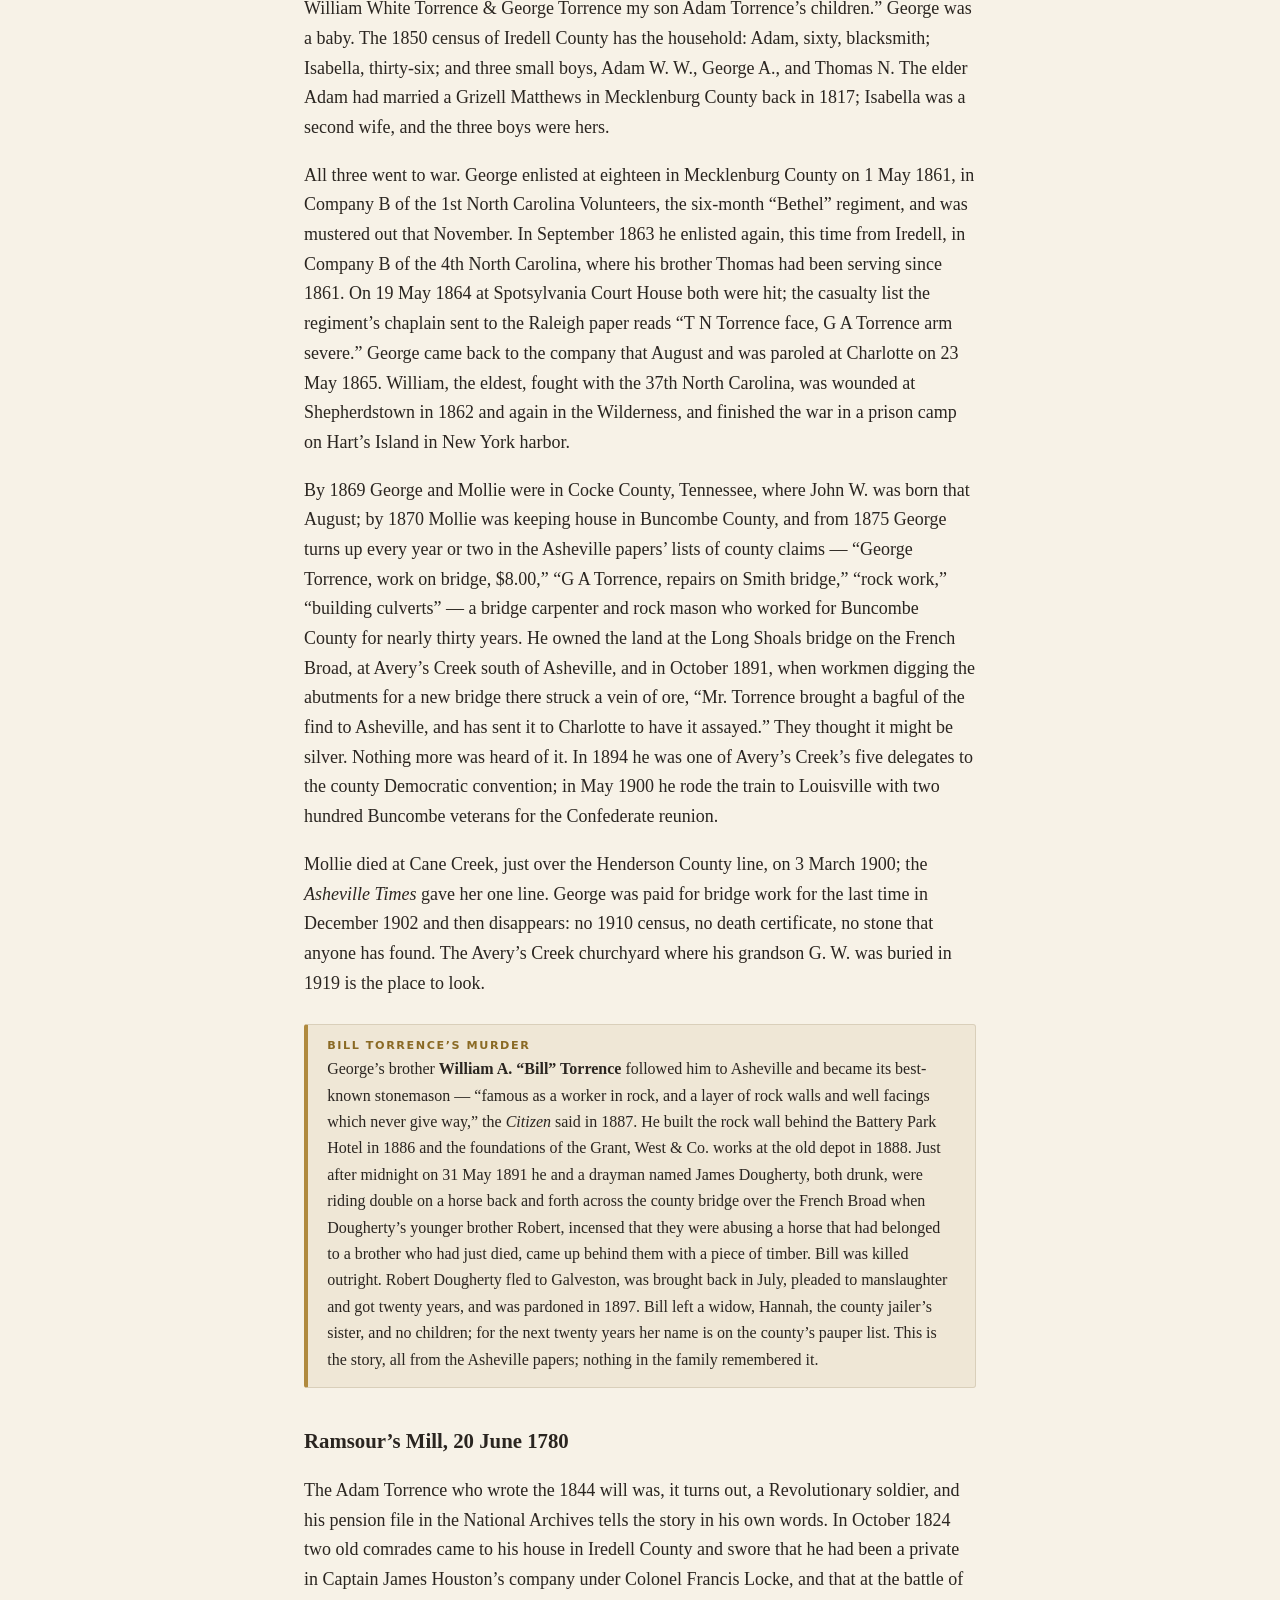
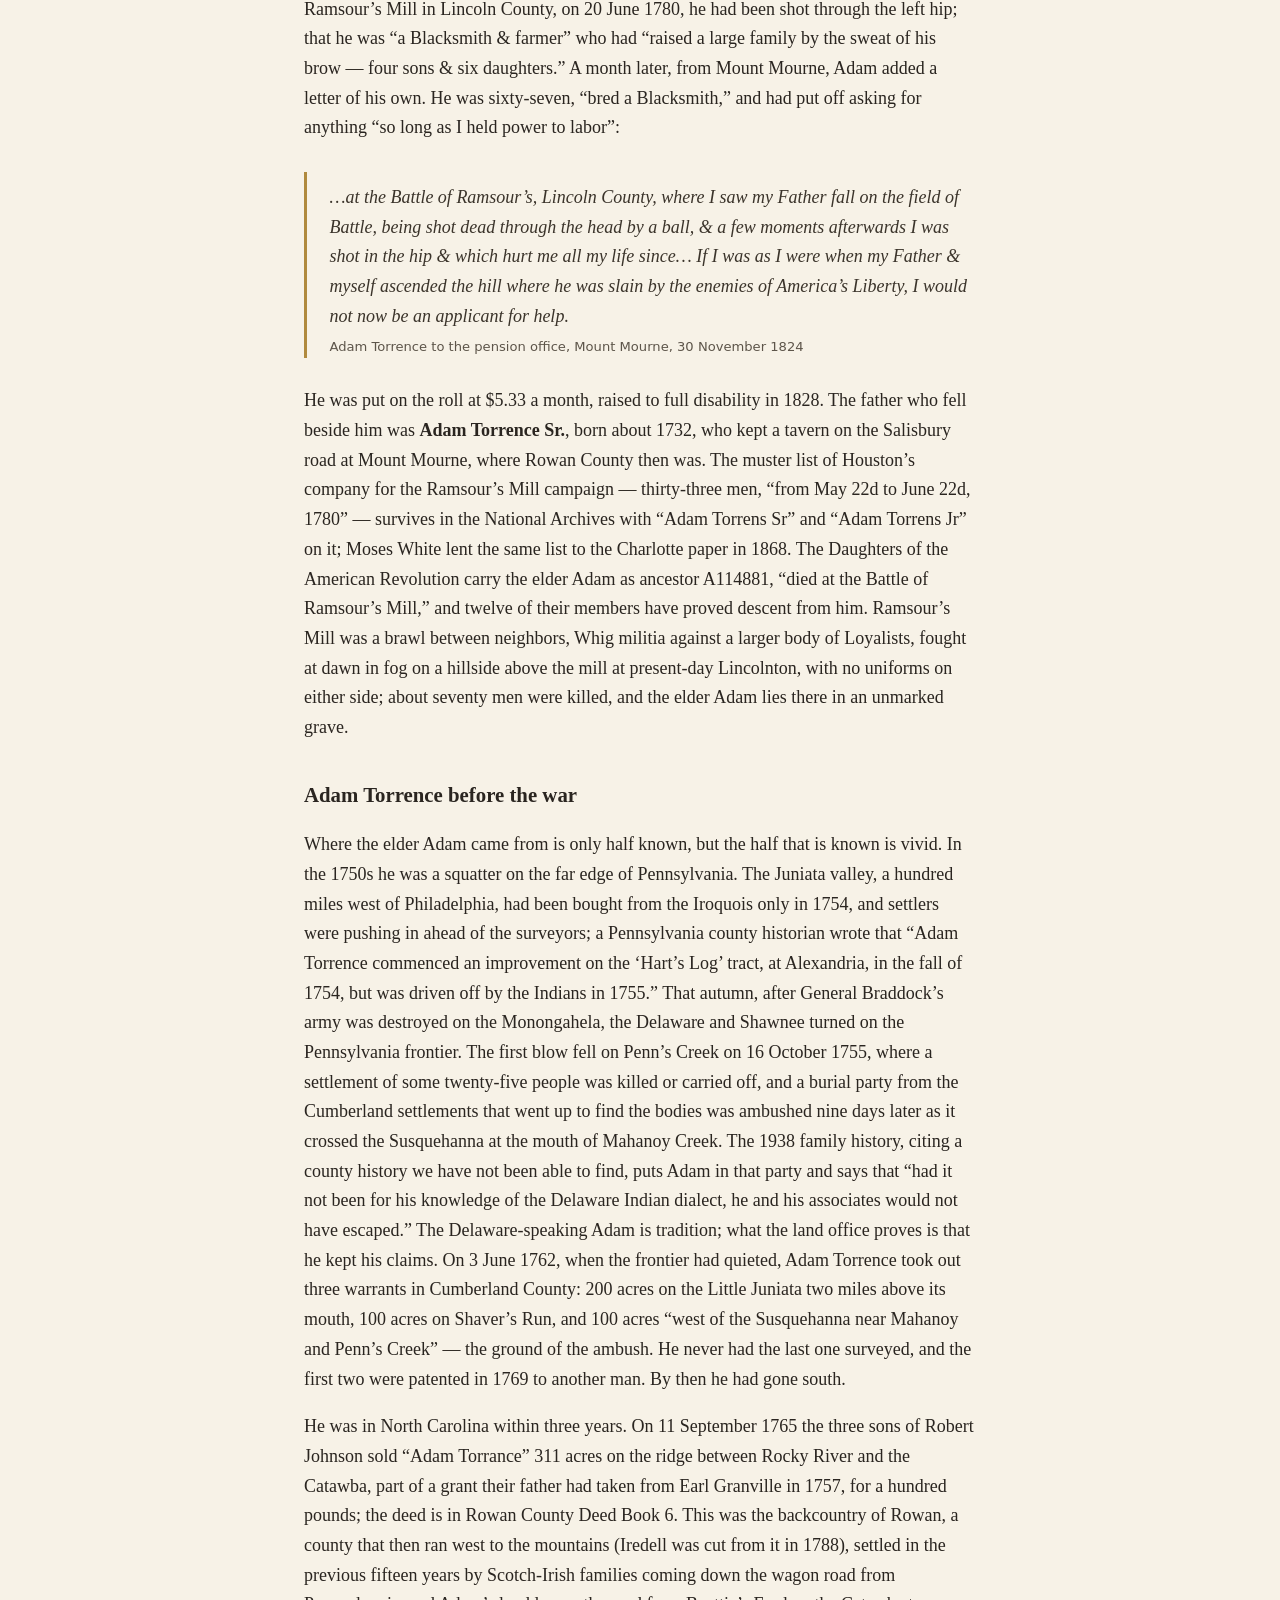
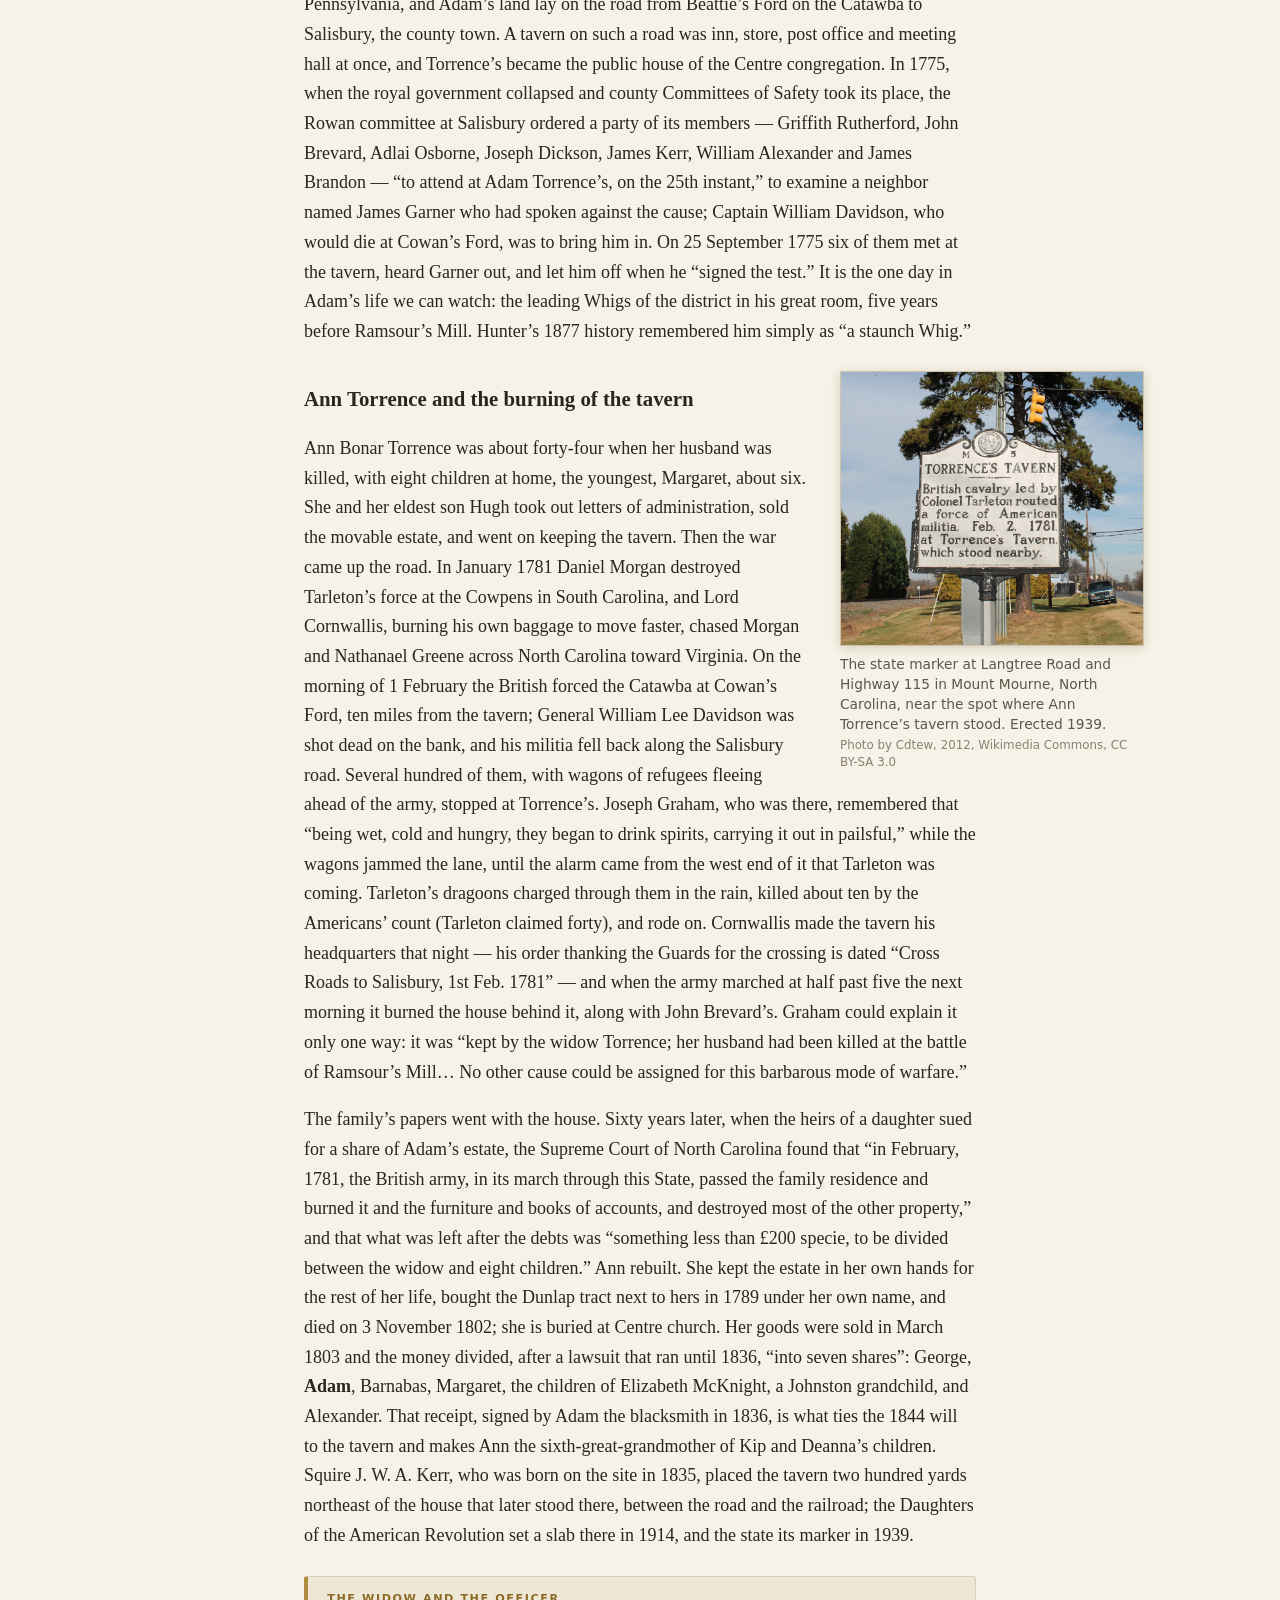
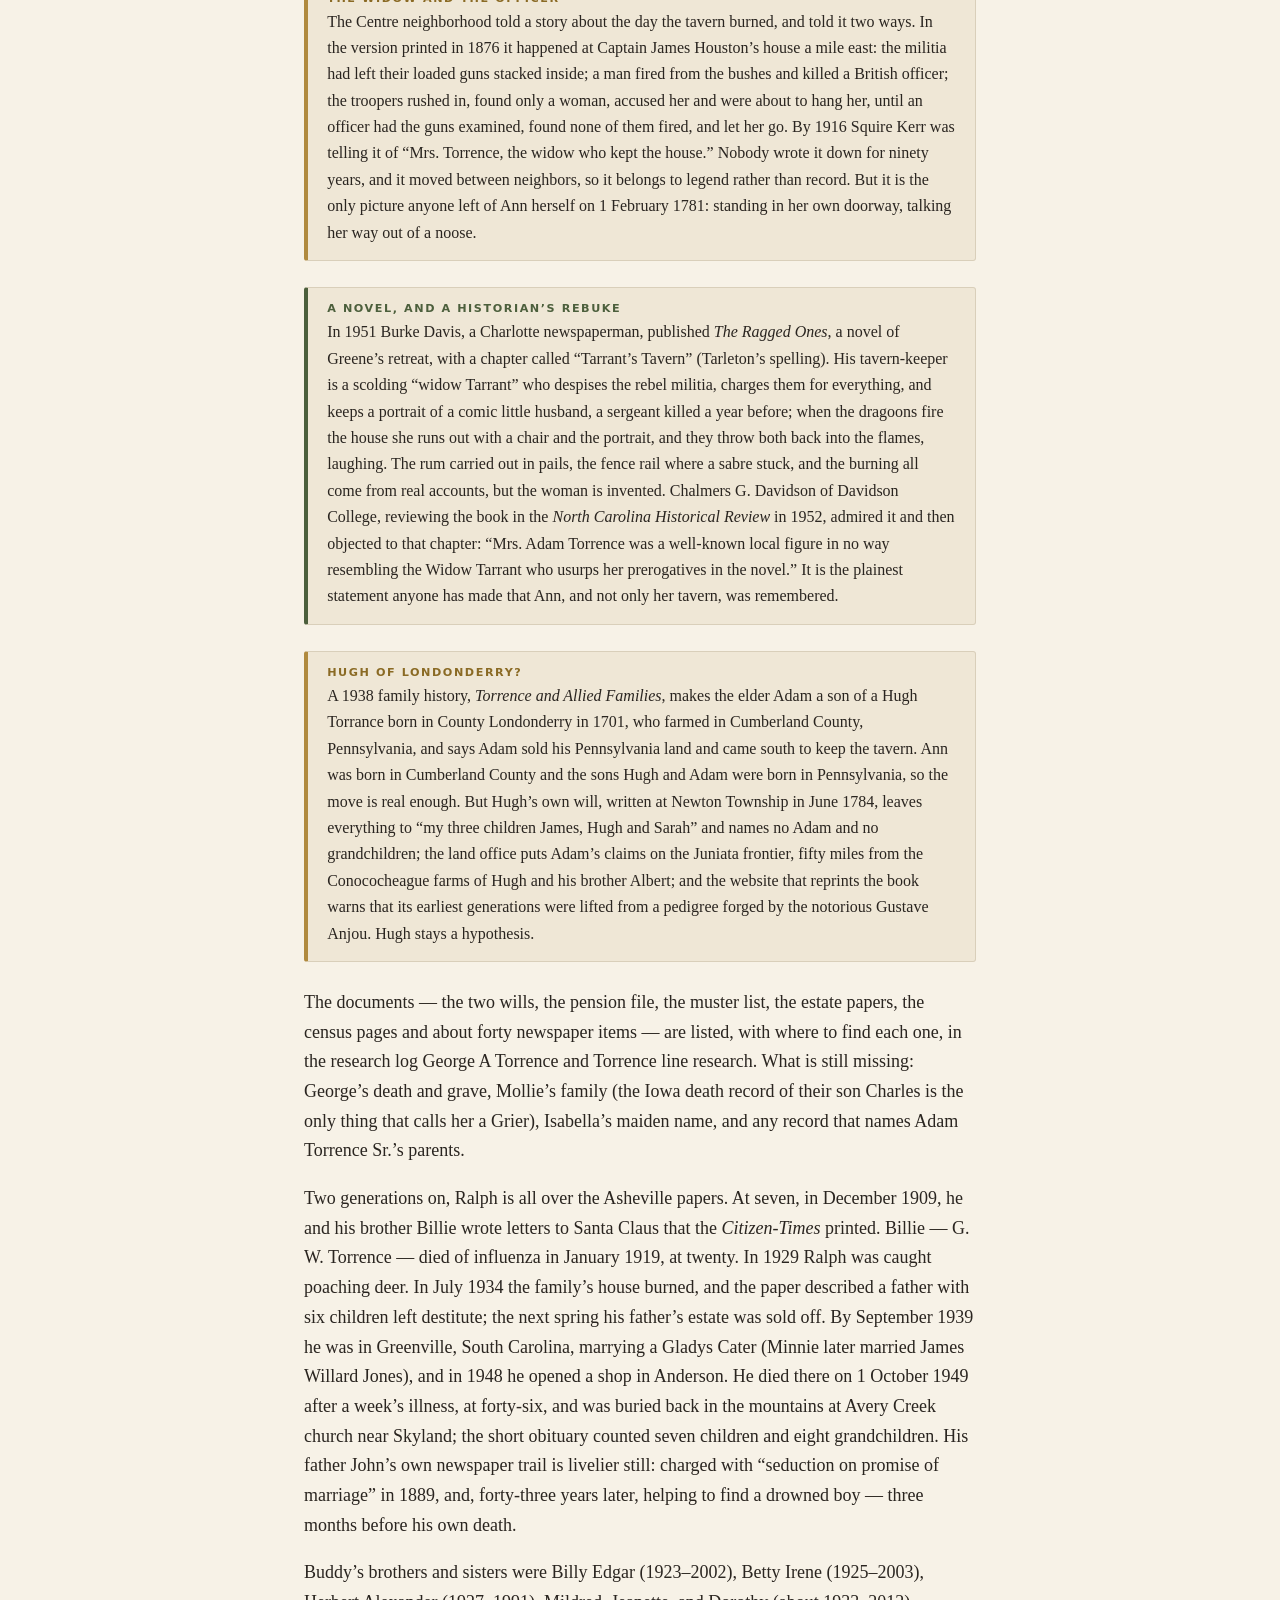
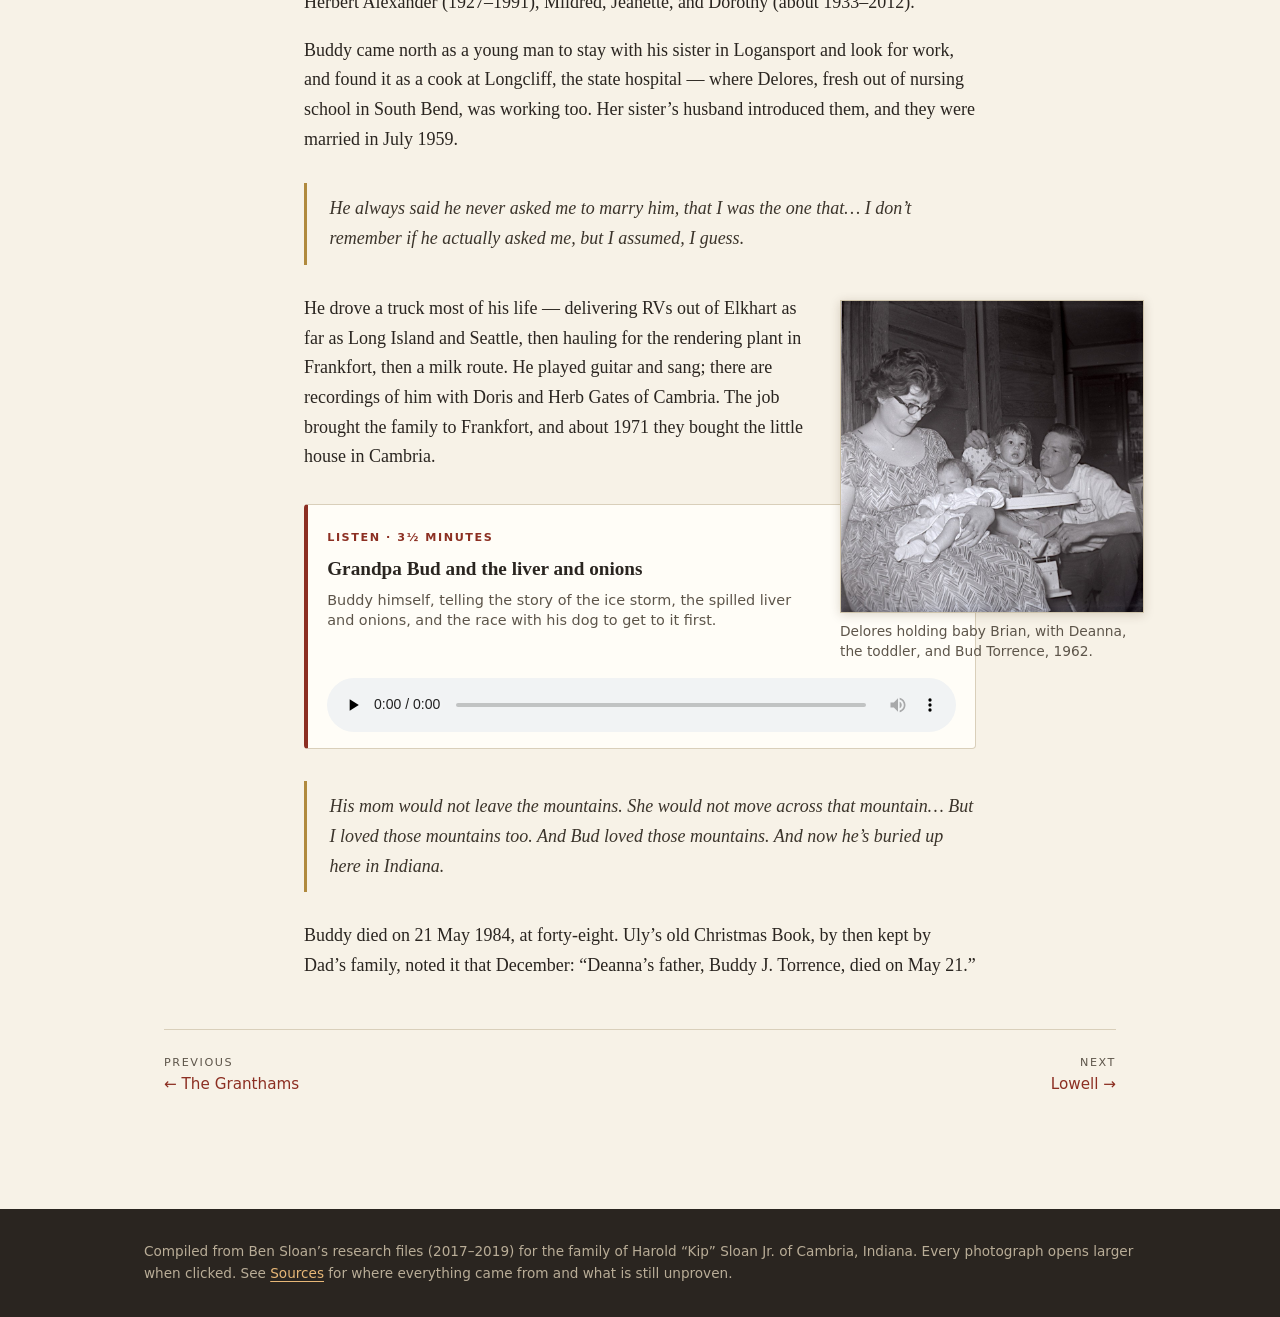
<file: torrence.html>
<!doctype html>
<html lang="en"><head><meta charset="utf-8"><meta name="robots" content="noindex, nofollow"><meta name="viewport" content="width=device-width, initial-scale=1">
<title>The Torrences · The Sloans of Cambria</title>
<link rel="stylesheet" href="css/style.css?v=1795552340"></head>
<body>
<div class="site-head"><div class="wrap"><a class="brand" href="index.html"><b>Sloan</b> · A Family History</a><nav class="site-nav"><a href="index.html">Home</a><a href="south-carolina.html">A Soldier of ’76</a><a href="pioneers.html">The Farm</a><a href="sawmill.html">Uly’s Sawmill</a><a href="cambria.html">Cambria</a><a href="grantham.html">The Granthams</a><a href="torrence.html" class=on>The Torrences</a><a href="lowell.html">Lowell</a><a href="christmas-book.html">The Christmas Book</a><a href="tree.html">Family Tree</a><a href="gallery.html">Photos</a><a href="sources.html">Sources</a></nav></div></div>
<header class="hero " style="background-image:url('img/torrence-family-1962.jpg');background-position:center 30%"><div class="inner"><p class="kicker">Torrence · Emory · Grier · Bonar</p><h1>The Torrences</h1><p class="lede">A truck driver who missed the mountains, a stonemason killed on the French Broad bridge, two Adams at Ramsour’s Mill, and the widow whose tavern Cornwallis burned.</p></div></header>
<main><div class="article">
<p class="drop">Deanna’s father, <b>Buddy Torrence</b>, came to Indiana from the Blue Ridge, and his people can now be followed back through two hundred years of North Carolina records to a tavern on the Salisbury road. The words of Grandma Delores quoted here are from her 2018 interview, which is on <a href="grantham.html">the Grantham page</a>.</p>

<h2><span class="yr">Buncombe County, North Carolina</span>Buddy Torrence</h2>

<p><b>Buddy John Torrence</b> was born on 11 August 1935 in the mountains around Asheville, the youngest of the seven children of <b>Ralph Richardson Torrence</b> (1902–1949) and <b>Minnie Lee Emory</b> (1904–1986). For years Ben’s tree had the wrong Ralph — a Ralph Eury Torrence whose line ran back to a Hugh Torrance of Gaston County, born in 1732 — and an earlier version of this page said so. Two obituaries of October 1949 settled it: the Anderson, South Carolina paper’s notice of Ralph R. Torrence lists his children, and they are Buddy and his brothers and sisters.</p>

<div class="note"><b class="tag">On the record</b>The Torrence line, as it can now be followed: Ralph, born in Buncombe County on 3 November 1902; his father <b>John W. Torrence</b> (1869–1932), a blacksmith, born in Cocke County, Tennessee; John’s parents <b>George A. Torrence</b> (about 1843 – about 1905) and <b>Mollie Grier</b> (about 1853 – 1900); George’s parents <b>Adam Torrence</b> (about 1790 – 1850s), a blacksmith of Mount Mourne in Iredell County, North Carolina, and his second wife <b>Isabella</b>; Adam’s father, another <b>Adam Torrence</b> (about 1756 – July 1844), the blacksmith of Mount Mourne who was wounded at Ramsour’s Mill; and his father, a third <b>Adam Torrence</b> (about 1732 – 20 June 1780), killed in that battle, and <b>Ann Bonar</b> (about 1736 – 1802), who kept Torrence’s Tavern. Ralph’s mother was Maude “Mamie” Richardson (1874–1922). Minnie’s people were Emorys and Campbells from Haywood and Buncombe counties.</div>

<h3>George Torrence of Long Shoals</h3>

<p>Until October 2026 the line stopped at George, a name on the 1880 census with no parents and no end. What opened it was his grandfather’s will. On 20 February 1844 an old man named Adam Torrence, “of the county of Iredell … in a low state of health,” gave his daughters Ann, Elizabeth, Sarah and Lovey a bed, a trunk and an enslaved boy or girl apiece, left his son Adam the use of the home place for life, and then the whole 228 acres “to Adam William White Torrence &amp; George Torrence my son Adam Torrence’s children.” George was a baby. The 1850 census of Iredell County has the household: Adam, sixty, blacksmith; Isabella, thirty-six; and three small boys, Adam W. W., George A., and Thomas N. The elder Adam had married a Grizell Matthews in Mecklenburg County back in 1817; Isabella was a second wife, and the three boys were hers.</p>

<p>All three went to war. George enlisted at eighteen in Mecklenburg County on 1 May 1861, in Company B of the 1st North Carolina Volunteers, the six-month “Bethel” regiment, and was mustered out that November. In September 1863 he enlisted again, this time from Iredell, in Company B of the 4th North Carolina, where his brother Thomas had been serving since 1861. On 19 May 1864 at Spotsylvania Court House both were hit; the casualty list the regiment’s chaplain sent to the Raleigh paper reads “T N Torrence face, G A Torrence arm severe.” George came back to the company that August and was paroled at Charlotte on 23 May 1865. William, the eldest, fought with the 37th North Carolina, was wounded at Shepherdstown in 1862 and again in the Wilderness, and finished the war in a prison camp on Hart’s Island in New York harbor.</p>

<p>By 1869 George and Mollie were in Cocke County, Tennessee, where John W. was born that August; by 1870 Mollie was keeping house in Buncombe County, and from 1875 George turns up every year or two in the Asheville papers’ lists of county claims — “George Torrence, work on bridge, $8.00,” “G A Torrence, repairs on Smith bridge,” “rock work,” “building culverts” — a bridge carpenter and rock mason who worked for Buncombe County for nearly thirty years. He owned the land at the Long Shoals bridge on the French Broad, at Avery’s Creek south of Asheville, and in October 1891, when workmen digging the abutments for a new bridge there struck a vein of ore, “Mr. Torrence brought a bagful of the find to Asheville, and has sent it to Charlotte to have it assayed.” They thought it might be silver. Nothing more was heard of it. In 1894 he was one of Avery’s Creek’s five delegates to the county Democratic convention; in May 1900 he rode the train to Louisville with two hundred Buncombe veterans for the Confederate reunion.</p>

<p>Mollie died at Cane Creek, just over the Henderson County line, on 3 March 1900; the <i>Asheville Times</i> gave her one line. George was paid for bridge work for the last time in December 1902 and then disappears: no 1910 census, no death certificate, no stone that anyone has found. The Avery’s Creek churchyard where his grandson G. W. was buried in 1919 is the place to look.</p>

<div class="note legend"><b class="tag">Bill Torrence’s murder</b>George’s brother <b>William A. “Bill” Torrence</b> followed him to Asheville and became its best-known stonemason — “famous as a worker in rock, and a layer of rock walls and well facings which never give way,” the <i>Citizen</i> said in 1887. He built the rock wall behind the Battery Park Hotel in 1886 and the foundations of the Grant, West &amp; Co. works at the old depot in 1888. Just after midnight on 31 May 1891 he and a drayman named James Dougherty, both drunk, were riding double on a horse back and forth across the county bridge over the French Broad when Dougherty’s younger brother Robert, incensed that they were abusing a horse that had belonged to a brother who had just died, came up behind them with a piece of timber. Bill was killed outright. Robert Dougherty fled to Galveston, was brought back in July, pleaded to manslaughter and got twenty years, and was pardoned in 1897. Bill left a widow, Hannah, the county jailer’s sister, and no children; for the next twenty years her name is on the county’s pauper list. This is the story, all from the Asheville papers; nothing in the family remembered it.</div>

<h3>Ramsour’s Mill, 20 June 1780</h3>

<p>The Adam Torrence who wrote the 1844 will was, it turns out, a Revolutionary soldier, and his pension file in the National Archives tells the story in his own words. In October 1824 two old comrades came to his house in Iredell County and swore that he had been a private in Captain James Houston’s company under Colonel Francis Locke, and that at the battle of Ramsour’s Mill in Lincoln County, on 20 June 1780, he had been shot through the left hip; that he was “a Blacksmith &amp; farmer” who had “raised a large family by the sweat of his brow — four sons &amp; six daughters.” A month later, from Mount Mourne, Adam added a letter of his own. He was sixty-seven, “bred a Blacksmith,” and had put off asking for anything “so long as I held power to labor”:</p>

<blockquote><p>…at the Battle of Ramsour’s, Lincoln County, where I saw my Father fall on the field of Battle, being shot dead through the head by a ball, &amp; a few moments afterwards I was shot in the hip &amp; which hurt me all my life since… If I was as I were when my Father &amp; myself ascended the hill where he was slain by the enemies of America’s Liberty, I would not now be an applicant for help.</p><cite>Adam Torrence to the pension office, Mount Mourne, 30 November 1824</cite></blockquote>

<p>He was put on the roll at $5.33 a month, raised to full disability in 1828. The father who fell beside him was <b>Adam Torrence Sr.</b>, born about 1732, who kept a tavern on the Salisbury road at Mount Mourne, where Rowan County then was. The muster list of Houston’s company for the Ramsour’s Mill campaign — thirty-three men, “from May 22d to June 22d, 1780” — survives in the National Archives with “Adam Torrens Sr” and “Adam Torrens Jr” on it; Moses White lent the same list to the Charlotte paper in 1868. The Daughters of the American Revolution carry the elder Adam as ancestor A114881, “died at the Battle of Ramsour’s Mill,” and twelve of their members have proved descent from him. Ramsour’s Mill was a brawl between neighbors, Whig militia against a larger body of Loyalists, fought at dawn in fog on a hillside above the mill at present-day Lincolnton, with no uniforms on either side; about seventy men were killed, and the elder Adam lies there in an unmarked grave.</p>

<h3>Adam Torrence before the war</h3>

<p>Where the elder Adam came from is only half known, but the half that is known is vivid. In the 1750s he was a squatter on the far edge of Pennsylvania. The Juniata valley, a hundred miles west of Philadelphia, had been bought from the Iroquois only in 1754, and settlers were pushing in ahead of the surveyors; a Pennsylvania county historian wrote that “Adam Torrence commenced an improvement on the ‘Hart’s Log’ tract, at Alexandria, in the fall of 1754, but was driven off by the Indians in 1755.” That autumn, after General Braddock’s army was destroyed on the Monongahela, the Delaware and Shawnee turned on the Pennsylvania frontier. The first blow fell on Penn’s Creek on 16 October 1755, where a settlement of some twenty-five people was killed or carried off, and a burial party from the Cumberland settlements that went up to find the bodies was ambushed nine days later as it crossed the Susquehanna at the mouth of Mahanoy Creek. The 1938 family history, citing a county history we have not been able to find, puts Adam in that party and says that “had it not been for his knowledge of the Delaware Indian dialect, he and his associates would not have escaped.” The Delaware-speaking Adam is tradition; what the land office proves is that he kept his claims. On 3 June 1762, when the frontier had quieted, Adam Torrence took out three warrants in Cumberland County: 200 acres on the Little Juniata two miles above its mouth, 100 acres on Shaver’s Run, and 100 acres “west of the Susquehanna near Mahanoy and Penn’s Creek” — the ground of the ambush. He never had the last one surveyed, and the first two were patented in 1769 to another man. By then he had gone south.</p>

<p>He was in North Carolina within three years. On 11 September 1765 the three sons of Robert Johnson sold “Adam Torrance” 311 acres on the ridge between Rocky River and the Catawba, part of a grant their father had taken from Earl Granville in 1757, for a hundred pounds; the deed is in Rowan County Deed Book 6. This was the backcountry of Rowan, a county that then ran west to the mountains (Iredell was cut from it in 1788), settled in the previous fifteen years by Scotch-Irish families coming down the wagon road from Pennsylvania, and Adam’s land lay on the road from Beattie’s Ford on the Catawba to Salisbury, the county town. A tavern on such a road was inn, store, post office and meeting hall at once, and Torrence’s became the public house of the Centre congregation. In 1775, when the royal government collapsed and county Committees of Safety took its place, the Rowan committee at Salisbury ordered a party of its members — Griffith Rutherford, John Brevard, Adlai Osborne, Joseph Dickson, James Kerr, William Alexander and James Brandon — “to attend at Adam Torrence’s, on the 25th instant,” to examine a neighbor named James Garner who had spoken against the cause; Captain William Davidson, who would die at Cowan’s Ford, was to bring him in. On 25 September 1775 six of them met at the tavern, heard Garner out, and let him off when he “signed the test.” It is the one day in Adam’s life we can watch: the leading Whigs of the district in his great room, five years before Ramsour’s Mill. Hunter’s 1877 history remembered him simply as “a staunch Whig.”</p>

<figure class="small right"><img src="img/torrence-tavern-marker.jpg" data-full="img/torrence-tavern-marker.jpg" alt="The state marker at Langtree Road and Highway 115 in Mount Mourne, North Carolina, near the spot where Ann Torrence’s tavern stood. Erected 1939." loading="lazy"><figcaption>The state marker at Langtree Road and Highway 115 in Mount Mourne, North Carolina, near the spot where Ann Torrence’s tavern stood. Erected 1939.<span class="credit">Photo by Cdtew, 2012, Wikimedia Commons, CC BY-SA 3.0</span></figcaption></figure>

<h3>Ann Torrence and the burning of the tavern</h3>

<p>Ann Bonar Torrence was about forty-four when her husband was killed, with eight children at home, the youngest, Margaret, about six. She and her eldest son Hugh took out letters of administration, sold the movable estate, and went on keeping the tavern. Then the war came up the road. In January 1781 Daniel Morgan destroyed Tarleton’s force at the Cowpens in South Carolina, and Lord Cornwallis, burning his own baggage to move faster, chased Morgan and Nathanael Greene across North Carolina toward Virginia. On the morning of 1 February the British forced the Catawba at Cowan’s Ford, ten miles from the tavern; General William Lee Davidson was shot dead on the bank, and his militia fell back along the Salisbury road. Several hundred of them, with wagons of refugees fleeing ahead of the army, stopped at Torrence’s. Joseph Graham, who was there, remembered that “being wet, cold and hungry, they began to drink spirits, carrying it out in pailsful,” while the wagons jammed the lane, until the alarm came from the west end of it that Tarleton was coming. Tarleton’s dragoons charged through them in the rain, killed about ten by the Americans’ count (Tarleton claimed forty), and rode on. Cornwallis made the tavern his headquarters that night — his order thanking the Guards for the crossing is dated “Cross Roads to Salisbury, 1st Feb. 1781” — and when the army marched at half past five the next morning it burned the house behind it, along with John Brevard’s. Graham could explain it only one way: it was “kept by the widow Torrence; her husband had been killed at the battle of Ramsour’s Mill… No other cause could be assigned for this barbarous mode of warfare.”</p>

<p>The family’s papers went with the house. Sixty years later, when the heirs of a daughter sued for a share of Adam’s estate, the Supreme Court of North Carolina found that “in February, 1781, the British army, in its march through this State, passed the family residence and burned it and the furniture and books of accounts, and destroyed most of the other property,” and that what was left after the debts was “something less than £200 specie, to be divided between the widow and eight children.” Ann rebuilt. She kept the estate in her own hands for the rest of her life, bought the Dunlap tract next to hers in 1789 under her own name, and died on 3 November 1802; she is buried at Centre church. Her goods were sold in March 1803 and the money divided, after a lawsuit that ran until 1836, “into seven shares”: George, <b>Adam</b>, Barnabas, Margaret, the children of Elizabeth McKnight, a Johnston grandchild, and Alexander. That receipt, signed by Adam the blacksmith in 1836, is what ties the 1844 will to the tavern and makes Ann the sixth-great-grandmother of Kip and Deanna’s children. Squire J. W. A. Kerr, who was born on the site in 1835, placed the tavern two hundred yards northeast of the house that later stood there, between the road and the railroad; the Daughters of the American Revolution set a slab there in 1914, and the state its marker in 1939.</p>

<div class="note legend"><b class="tag">The widow and the officer</b>The Centre neighborhood told a story about the day the tavern burned, and told it two ways. In the version printed in 1876 it happened at Captain James Houston’s house a mile east: the militia had left their loaded guns stacked inside; a man fired from the bushes and killed a British officer; the troopers rushed in, found only a woman, accused her and were about to hang her, until an officer had the guns examined, found none of them fired, and let her go. By 1916 Squire Kerr was telling it of “Mrs. Torrence, the widow who kept the house.” Nobody wrote it down for ninety years, and it moved between neighbors, so it belongs to legend rather than record. But it is the only picture anyone left of Ann herself on 1 February 1781: standing in her own doorway, talking her way out of a noose.</div>

<div class="note"><b class="tag">A novel, and a historian’s rebuke</b>In 1951 Burke Davis, a Charlotte newspaperman, published <i>The Ragged Ones</i>, a novel of Greene’s retreat, with a chapter called “Tarrant’s Tavern” (Tarleton’s spelling). His tavern-keeper is a scolding “widow Tarrant” who despises the rebel militia, charges them for everything, and keeps a portrait of a comic little husband, a sergeant killed a year before; when the dragoons fire the house she runs out with a chair and the portrait, and they throw both back into the flames, laughing. The rum carried out in pails, the fence rail where a sabre stuck, and the burning all come from real accounts, but the woman is invented. Chalmers G. Davidson of Davidson College, reviewing the book in the <i>North Carolina Historical Review</i> in 1952, admired it and then objected to that chapter: “Mrs. Adam Torrence was a well-known local figure in no way resembling the Widow Tarrant who usurps her prerogatives in the novel.” It is the plainest statement anyone has made that Ann, and not only her tavern, was remembered.</div>

<div class="note legend"><b class="tag">Hugh of Londonderry?</b>A 1938 family history, <i>Torrence and Allied Families</i>, makes the elder Adam a son of a Hugh Torrance born in County Londonderry in 1701, who farmed in Cumberland County, Pennsylvania, and says Adam sold his Pennsylvania land and came south to keep the tavern. Ann was born in Cumberland County and the sons Hugh and Adam were born in Pennsylvania, so the move is real enough. But Hugh’s own will, written at Newton Township in June 1784, leaves everything to “my three children James, Hugh and Sarah” and names no Adam and no grandchildren; the land office puts Adam’s claims on the Juniata frontier, fifty miles from the Conococheague farms of Hugh and his brother Albert; and the website that reprints the book warns that its earliest generations were lifted from a pedigree forged by the notorious Gustave Anjou. Hugh stays a hypothesis.</div>

<p>The documents — the two wills, the pension file, the muster list, the estate papers, the census pages and about forty newspaper items — are listed, with where to find each one, in the research log George A Torrence and Torrence line research. What is still missing: George’s death and grave, Mollie’s family (the Iowa death record of their son Charles is the only thing that calls her a Grier), Isabella’s maiden name, and any record that names Adam Torrence Sr.’s parents.</p>

<p>Two generations on, Ralph is all over the Asheville papers. At seven, in December 1909, he and his brother Billie wrote letters to Santa Claus that the <i>Citizen-Times</i> printed. Billie — G. W. Torrence — died of influenza in January 1919, at twenty. In 1929 Ralph was caught poaching deer. In July 1934 the family’s house burned, and the paper described a father with six children left destitute; the next spring his father’s estate was sold off. By September 1939 he was in Greenville, South Carolina, marrying a Gladys Cater (Minnie later married James Willard Jones), and in 1948 he opened a shop in Anderson. He died there on 1 October 1949 after a week’s illness, at forty-six, and was buried back in the mountains at Avery Creek church near Skyland; the short obituary counted seven children and eight grandchildren. His father John’s own newspaper trail is livelier still: charged with “seduction on promise of marriage” in 1889, and, forty-three years later, helping to find a drowned boy — three months before his own death.</p>

<p>Buddy’s brothers and sisters were Billy Edgar (1923–2002), Betty Irene (1925–2003), Herbert Alexander (1927–1991), Mildred, Jeanette, and Dorothy (about 1933–2012).</p>

<p>Buddy came north as a young man to stay with his sister in Logansport and look for work, and found it as a cook at Longcliff, the state hospital — where Delores, fresh out of nursing school in South Bend, was working too. Her sister’s husband introduced them, and they were married in July 1959.</p>

<blockquote><p>He always said he never asked me to marry him, that I was the one that… I don’t remember if he actually asked me, but I assumed, I guess.</p></blockquote>

<figure class="right"><img src="img/torrence-family-1962.jpg" data-full="img/torrence-family-1962.jpg" alt="Delores holding baby Brian, with Deanna, the toddler, and Bud Torrence, 1962." loading="lazy"><figcaption>Delores holding baby Brian, with Deanna, the toddler, and Bud Torrence, 1962.</figcaption></figure>

<p>He drove a truck most of his life — delivering RVs out of Elkhart as far as Long Island and Seattle, then hauling for the rendering plant in Frankfort, then a milk route. He played guitar and sang; there are recordings of him with Doris and Herb Gates of Cambria. The job brought the family to Frankfort, and about 1971 they bought the little house in Cambria.</p>

<div class="clip"><span class="k">Listen · 3½ minutes</span>
<h4>Grandpa Bud and the liver and onions</h4>
<p>Buddy himself, telling the story of the ice storm, the spilled liver and onions, and the race with his dog to get to it first.</p>
<audio controls preload="none" src="audio/grandpa-bud-liver-story.mp3">Your browser can’t play this clip — <a href="audio/grandpa-bud-liver-story.mp3">download it here</a>.</audio></div>

<blockquote><p>His mom would not leave the mountains. She would not move across that mountain… But I loved those mountains too. And Bud loved those mountains. And now he’s buried up here in Indiana.</p></blockquote>

<p>Buddy died on 21 May 1984, at forty-eight. Uly’s old Christmas Book, by then kept by Dad’s family, noted it that December: “Deanna’s father, Buddy J. Torrence, died on May 21.”</p>

<nav class="nextprev"><a href="grantham.html"><span>Previous</span>← The Granthams</a><a href="lowell.html" style="text-align:right"><span>Next</span>Lowell →</a></nav>
</div></main>
<footer class="site-foot"><div class="wrap">Compiled from Ben Sloan’s research files (2017–2019) for the family of Harold “Kip” Sloan Jr. of Cambria, Indiana.
Every photograph opens larger when clicked. See <a href="sources.html">Sources</a> for where everything came from and what is still unproven.</div></footer>
<script src="js/site.js?v=1795552340"></script>
</body></html>
</file>
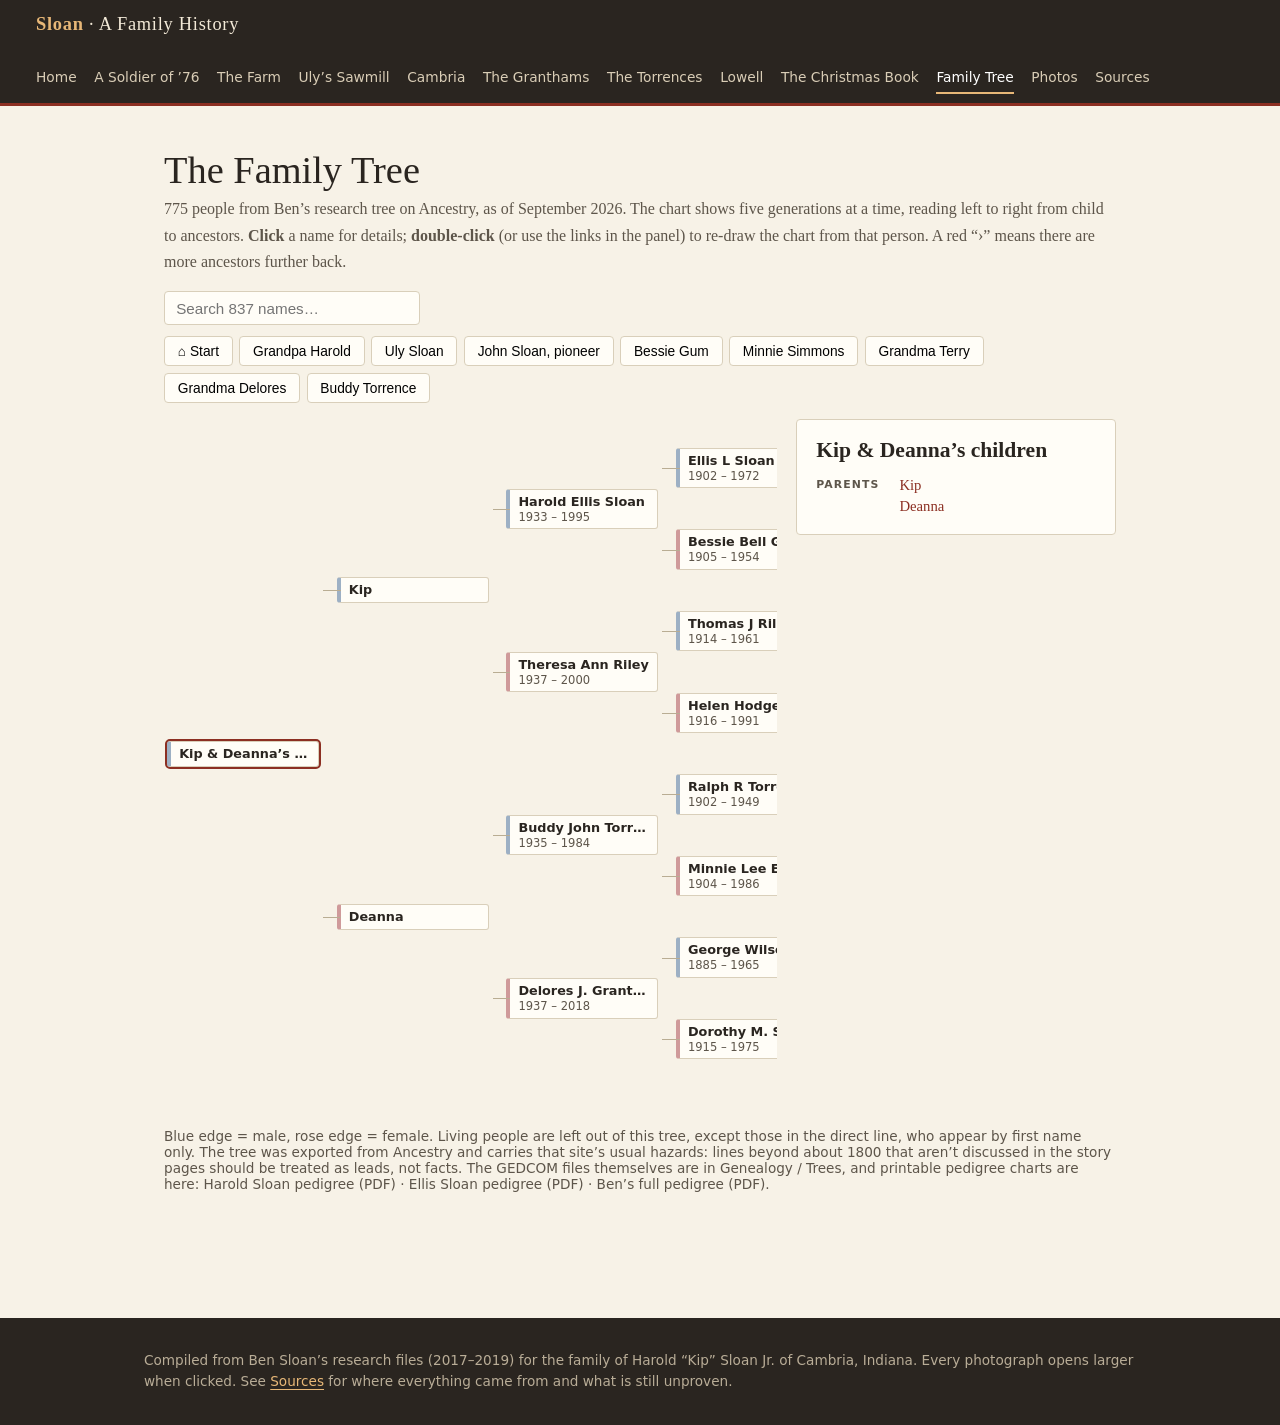
<file: tree.html>
<!doctype html>
<html lang="en"><head><meta charset="utf-8"><meta name="robots" content="noindex, nofollow"><meta name="viewport" content="width=device-width, initial-scale=1">
<title>The Family Tree · The Sloans of Cambria</title>
<link rel="stylesheet" href="css/style.css?v=1795552340"></head>
<body>
<div class="site-head"><div class="wrap"><a class="brand" href="index.html"><b>Sloan</b> · A Family History</a><nav class="site-nav"><a href="index.html">Home</a><a href="south-carolina.html">A Soldier of ’76</a><a href="pioneers.html">The Farm</a><a href="sawmill.html">Uly’s Sawmill</a><a href="cambria.html">Cambria</a><a href="grantham.html">The Granthams</a><a href="torrence.html">The Torrences</a><a href="lowell.html">Lowell</a><a href="christmas-book.html">The Christmas Book</a><a href="tree.html" class=on>Family Tree</a><a href="gallery.html">Photos</a><a href="sources.html">Sources</a></nav></div></div>

<main><div class="article">
<h1 style="line-height:1.1;font-weight:500;font-size:2.4rem;margin:.2rem 0 .3rem">The Family Tree</h1>
<p style="max-width:none;margin:0 0 1rem;color:var(--ink-soft);font-size:1rem"><span id="count"></span> people from Ben’s research tree on Ancestry, as of September 2026. The chart shows five generations at a time, reading left to right from child to ancestors. <b>Click</b> a name for details; <b>double-click</b> (or use the links in the panel) to re-draw the chart from that person. A red “›” means there are more ancestors further back.</p>

<div class="treebar" id="treebar">
  <div style="position:relative"><input type="search" id="q" placeholder="Search 837 names…" autocomplete="off"><div class="results" id="results" style="display:none"></div></div>
  <div class="quick">
    <button data-go="@ROOT@">⌂ Start</button>
    <button data-go="@I100064951232@">Grandpa Harold</button>
    <button data-go="@I100064941113@">Uly Sloan</button>
    <button data-go="@I100064941909@">John Sloan, pioneer</button>
    <button data-go="@I100064951294@">Bessie Gum</button>
    <button data-go="@I100064947309@">Minnie Simmons</button>
    <button data-go="@I100065395066@">Grandma Terry</button>
    <button data-go="@I100066467084@">Grandma Delores</button>
    <button data-go="@I100066467002@">Buddy Torrence</button>
  </div>
</div>

<div class="tree-wrap">
  <div class="pedigree" id="pedigree"></div>
  <aside class="person" id="person"></aside>
</div>

<p style="max-width:none;font:.85rem var(--sans);color:var(--ink-soft);margin-top:2rem">Blue edge = male, rose edge = female. Living people are left out of this tree, except those in the direct line, who appear by first name only. The tree was exported from Ancestry and carries that site’s usual hazards: lines beyond about 1800 that aren’t discussed in the story pages should be treated as leads, not facts. The GEDCOM files themselves are in Genealogy / Trees, and printable pedigree charts are here: Harold Sloan pedigree (PDF) · Ellis Sloan pedigree (PDF) · Ben’s full pedigree (PDF).</p>


</div></main>
<footer class="site-foot"><div class="wrap">Compiled from Ben Sloan’s research files (2017–2019) for the family of Harold “Kip” Sloan Jr. of Cambria, Indiana.
Every photograph opens larger when clicked. See <a href="sources.html">Sources</a> for where everything came from and what is still unproven.</div></footer>
<script src="js/site.js?v=1795552340"></script><script src="js/tree-data.js?v=1795552340"></script><script src="js/tree.js?v=1795552340"></script>
</body></html>
</file>
<file: css/style.css>
/* Sloan family history — shared styles */
:root {
  --paper: #f7f2e7;
  --paper-2: #efe7d6;
  --card: #fffdf7;
  --ink: #2a2520;
  --ink-soft: #5d554a;
  --rule: #d9cfba;
  --barn: #8c2f22;
  --barn-dark: #6d2218;
  --field: #4c5f3c;
  --gold: #b08a3e;
  --serif: "Iowan Old Style", "Palatino Linotype", Palatino, "Book Antiqua", Georgia, serif;
  --sans: "Segoe UI", system-ui, -apple-system, "Helvetica Neue", Arial, sans-serif;
  --measure: 42rem;
}
* { box-sizing: border-box; }
html { scroll-behavior: smooth; }
body {
  margin: 0; background: var(--paper); color: var(--ink);
  font-family: var(--serif); font-size: 1.125rem; line-height: 1.65;
  -webkit-font-smoothing: antialiased;
}
img { max-width: 100%; height: auto; display: block; }
a { color: var(--barn); text-decoration-thickness: 1px; text-underline-offset: 3px; }
a:hover { color: var(--barn-dark); }

/* ---------- header / nav ---------- */
.site-head {
  background: var(--ink); color: #f3ead8; position: sticky; top: 0; z-index: 50;
  border-bottom: 3px solid var(--barn);
}
.site-head .wrap { display: flex; align-items: center; gap: 1.5rem; padding: .55rem 1.25rem; max-width: 78rem; margin: 0 auto; flex-wrap: wrap; }
.brand { font-size: 1.15rem; letter-spacing: .04em; color: #f3ead8; text-decoration: none; white-space: nowrap; }
.brand b { color: #e7b777; font-weight: 600; }
.site-nav { display: flex; gap: .15rem 1.1rem; flex-wrap: wrap; font-family: var(--sans); font-size: .86rem; }
.site-nav a { color: #d9cdb6; text-decoration: none; padding: .2rem 0; border-bottom: 2px solid transparent; }
.site-nav a:hover, .site-nav a.on { color: #fff; border-bottom-color: #e7b777; }

/* ---------- hero ---------- */
.hero { position: relative; color: #fff; background: #1d1a16 center/cover no-repeat; min-height: 24rem; display: flex; align-items: flex-end; }
.hero::before { content: ""; position: absolute; inset: 0; background: linear-gradient(180deg, rgba(20,17,13,.25) 0%, rgba(20,17,13,.55) 55%, rgba(20,17,13,.92) 100%); }
.hero .inner { position: relative; max-width: 62rem; margin: 0 auto; padding: 5rem 1.25rem 2.5rem; width: 100%; }
.hero .kicker { font-family: var(--sans); text-transform: uppercase; letter-spacing: .18em; font-size: .78rem; color: #e7b777; margin: 0 0 .6rem; }
.hero h1 { font-size: clamp(2.1rem, 5vw, 3.6rem); line-height: 1.08; margin: 0 0 .8rem; font-weight: 500; text-wrap: balance; }
.hero p.lede { font-size: 1.25rem; max-width: 40rem; margin: 0; color: #eee4d2; }
.hero .credit { position: absolute; right: .75rem; bottom: .4rem; font: .68rem var(--sans); color: rgba(255,255,255,.55); }
.hero.home { min-height: 32rem; }

/* ---------- article ---------- */
main { display: block; }
.article { max-width: 62rem; margin: 0 auto; padding: 2.5rem 1.25rem 4rem; }
.article > p, .article > h2, .article > h3, .article > ul, .article > ol, .article > blockquote, .article > .note, .article > .facts, .article > dl, .article > table, .article > .toc {
  max-width: var(--measure); margin-left: auto; margin-right: auto;
}
.article h2 { font-size: 1.9rem; font-weight: 500; line-height: 1.2; margin-top: 3.2rem; margin-bottom: .8rem; padding-top: 1.2rem; border-top: 1px solid var(--rule); text-wrap: balance; }
.article h2 .yr { display: block; font: 600 .78rem var(--sans); letter-spacing: .16em; text-transform: uppercase; color: var(--barn); margin-bottom: .35rem; }
.article h3 { font-size: 1.3rem; font-weight: 600; margin-top: 2.2rem; margin-bottom: .4rem; }
.article > p:first-of-type.drop::first-letter { float: left; font-size: 3.9rem; line-height: .82; padding: .3rem .5rem 0 0; color: var(--barn); }
.article li { margin-bottom: .35rem; }

blockquote { margin: 1.8rem auto; padding: .2rem 0 .2rem 1.4rem; border-left: 3px solid var(--gold); font-style: italic; color: #3b342b; }
blockquote p { margin: .5rem 0; }
blockquote cite, blockquote footer { display: block; font: normal .82rem var(--sans); color: var(--ink-soft); margin-top: .5rem; }
blockquote.big { font-size: 1.4rem; line-height: 1.45; border: 0; padding: 0; text-align: center; max-width: 36rem !important; }
blockquote.big::before { content: "“"; display: block; font-size: 3.5rem; line-height: .6; color: var(--gold); font-style: normal; margin-bottom: .2rem; }

.note { background: var(--paper-2); border: 1px solid var(--rule); border-left: 4px solid var(--field); padding: .9rem 1.2rem; font-size: 1rem; border-radius: 3px; margin-top: 1.6rem; margin-bottom: 1.6rem; }
.note.legend { border-left-color: var(--gold); }
.note b.tag { font: 700 .7rem var(--sans); letter-spacing: .14em; text-transform: uppercase; color: var(--field); display: block; margin-bottom: .25rem; }
.note.legend b.tag { color: #8a6a24; }

/* ---------- figures ---------- */
figure { margin: 2.2rem auto; max-width: var(--measure); }
figure.wide { max-width: 58rem; }
figure.small { max-width: 22rem; }
figure.right, figure.left { max-width: 19rem; margin-top: .4rem; margin-bottom: 1rem; }
@media (min-width: 60rem) {
  figure.right { float: right; margin-right: calc((100% - var(--measure)) / 2 - 10.5rem); margin-left: 2rem; clear: right; }
  figure.left { float: left; margin-left: calc((100% - var(--measure)) / 2 - 10.5rem); margin-right: 2rem; clear: left; }
}
figure img { width: 100%; background: #e8dfcb; border: 1px solid #cfc4ab; box-shadow: 0 2px 10px rgba(60,40,10,.18); cursor: zoom-in; }
figcaption { font: .86rem/1.45 var(--sans); color: var(--ink-soft); margin-top: .55rem; }
figcaption .credit { display: block; font-size: .74rem; color: #8a8072; margin-top: .15rem; }
.pair { display: grid; grid-template-columns: repeat(auto-fit, minmax(min(15rem, 100%), 1fr)); gap: 1.4rem; max-width: 58rem; margin: 2.2rem auto; align-items: start; }
.pair figure { margin: 0; max-width: none; }
.clear { clear: both; }

/* ---------- cards ---------- */
.cards { display: grid; grid-template-columns: repeat(auto-fit, minmax(min(17rem, 100%), 1fr)); gap: 1.4rem; margin: 2rem 0; }
.card { background: var(--card); border: 1px solid var(--rule); border-radius: 4px; overflow: hidden; text-decoration: none; color: inherit; display: flex; flex-direction: column; transition: transform .15s, box-shadow .15s; }
.card:hover { transform: translateY(-3px); box-shadow: 0 8px 22px rgba(60,40,10,.16); color: inherit; }
.card .ph { aspect-ratio: 16/10; background: #d8ccb2 center/cover; filter: sepia(.25); }
.card .tx { padding: 1rem 1.15rem 1.2rem; }
.card .k { font: 600 .7rem var(--sans); letter-spacing: .16em; text-transform: uppercase; color: var(--barn); }
.card h3 { margin: .25rem 0 .35rem; font-size: 1.3rem; font-weight: 600; line-height: 1.2; }
.card p { margin: 0; font-size: .98rem; line-height: 1.5; color: var(--ink-soft); }

/* ---------- lineage strip ---------- */
.lineage { list-style: none; padding: 0; margin: 2rem auto; max-width: 46rem; counter-reset: gen; }
.lineage li { position: relative; padding: .1rem 0 1.5rem 3.2rem; margin: 0; }
.lineage li::before { counter-increment: gen; content: counter(gen); position: absolute; left: 0; top: .1rem; width: 2.1rem; height: 2.1rem; border-radius: 50%; background: var(--barn); color: #fff; font: 600 .9rem/2.1rem var(--sans); text-align: center; }
.lineage li::after { content: ""; position: absolute; left: 1.02rem; top: 2.3rem; bottom: .1rem; width: 2px; background: var(--rule); }
.lineage li:last-child::after { display: none; }
.lineage b { font-size: 1.2rem; font-weight: 600; }
.lineage .dates { font: .85rem var(--sans); color: var(--ink-soft); margin-left: .4rem; }
.lineage p { margin: .15rem 0 0; font-size: 1rem; color: #4a4339; line-height: 1.5; }

/* ---------- facts / tables ---------- */
.facts { background: var(--card); border: 1px solid var(--rule); padding: 1rem 1.3rem; border-radius: 4px; font-size: 1rem; }
.facts h4 { margin: 0 0 .5rem; font: 700 .74rem var(--sans); letter-spacing: .14em; text-transform: uppercase; color: var(--barn); }
.facts ul { margin: 0; padding-left: 1.1rem; }
table.ledger { border-collapse: collapse; width: 100%; font-size: .98rem; }
table.ledger th, table.ledger td { text-align: left; padding: .35rem .6rem; border-bottom: 1px solid var(--rule); vertical-align: top; }
table.ledger th { font: 700 .72rem var(--sans); letter-spacing: .1em; text-transform: uppercase; color: var(--ink-soft); }
table.ledger td.num { text-align: right; white-space: nowrap; font-variant-numeric: tabular-nums; }

/* ---------- descendants outline ---------- */
.outline, .outline ul { list-style: none; padding-left: 0; margin: 0; }
.outline ul { padding-left: 1.4rem; border-left: 1px solid var(--rule); margin-left: .45rem; }
.outline li { margin: .3rem 0; font-size: 1rem; line-height: 1.4; }
.outline .sp { color: var(--ink-soft); }
.outline .line { background: #f3dfc0; padding: 0 .25rem; border-radius: 2px; }

/* ---------- Christmas book ---------- */
.ledger-book { max-width: 44rem; margin: 2rem auto; background: #fbf7ea; border: 1px solid #d8cba8; box-shadow: 0 3px 14px rgba(60,40,10,.15); padding: 1.5rem 0; background-image: linear-gradient(#e5dcc3 1px, transparent 1px); background-size: 100% 1.9rem; }
.entry { display: grid; grid-template-columns: 5.2rem 1fr; gap: 0 1rem; padding: .25rem 1.6rem; line-height: 1.9rem; font-size: 1.05rem; border-left: 2px solid #d99a8f; margin-left: 1.4rem; }
.entry .y { font-weight: 700; color: var(--barn); font-variant-numeric: tabular-nums; }
.entry .who { font: .72rem var(--sans); color: #8a8072; display: block; line-height: 1.2; }
.entry.event { background: rgba(176,138,62,.13); }
.entry i.ed { color: #8a8072; font-size: .92rem; }

/* ---------- gallery ---------- */
.filters { display: flex; flex-wrap: wrap; gap: .5rem; margin: 1.5rem 0; font-family: var(--sans); }
.filters button { border: 1px solid var(--rule); background: var(--card); color: var(--ink); padding: .4rem .9rem; border-radius: 99px; font-size: .88rem; cursor: pointer; }
.filters button.on { background: var(--barn); border-color: var(--barn); color: #fff; }
.grid { columns: 4 15rem; column-gap: 1rem; }
.grid figure { break-inside: avoid; margin: 0 0 1rem; max-width: none; background: var(--card); border: 1px solid var(--rule); padding: .5rem; }
.grid figure img { border: 0; box-shadow: none; }
.grid figcaption { font-size: .8rem; }

/* ---------- lightbox ---------- */
.lb { position: fixed; inset: 0; background: rgba(18,15,11,.94); z-index: 100; display: none; flex-direction: column; align-items: center; justify-content: center; padding: 1rem; }
.lb.open { display: flex; }
.lb img { max-width: 96vw; max-height: 80vh; object-fit: contain; box-shadow: 0 0 40px #000; }
.lb .cap { color: #e9dfcb; font: .92rem/1.45 var(--sans); max-width: 52rem; text-align: center; margin-top: .9rem; }
.lb .cap a { color: #e7b777; }
.lb button { position: absolute; background: none; border: 0; color: #fff; font-size: 2.2rem; cursor: pointer; padding: .5rem 1rem; opacity: .75; }
.lb button:hover { opacity: 1; }
.lb .x { top: .3rem; right: .6rem; }
.lb .prev { left: .3rem; top: 45%; }
.lb .next { right: .3rem; top: 45%; }

/* ---------- time slider (maps) ---------- */
.timeview { max-width: 46rem; margin: 2rem auto; background: var(--card); border: 1px solid var(--rule); padding: 1rem; border-radius: 4px; }
.timeview .stage { position: relative; background: #faf6ec; }
.timeview .stage img { width: 100%; border: 1px solid var(--rule); }
.timeview .bar { display: flex; align-items: center; gap: 1rem; margin-top: .8rem; font-family: var(--sans); }
.timeview .year { font: 600 1.6rem var(--serif); color: var(--barn); min-width: 4rem; }
.timeview input[type=range] { flex: 1; accent-color: var(--barn); }
.timeview button { border: 1px solid var(--rule); background: var(--paper); border-radius: 4px; padding: .3rem .7rem; cursor: pointer; font-size: .85rem; }
.timeview .what { font: .9rem/1.45 var(--sans); color: var(--ink-soft); margin: .6rem 0 0; min-height: 2.6em; }

/* ---------- tree ---------- */
.treebar { display: flex; flex-wrap: wrap; gap: .7rem 1rem; align-items: center; font-family: var(--sans); font-size: .9rem; margin: 1rem 0; }
.treebar input[type=search] { padding: .45rem .7rem; border: 1px solid var(--rule); border-radius: 4px; min-width: 16rem; font-size: .95rem; background: var(--card); }
.treebar button, .treebar select { border: 1px solid var(--rule); background: var(--card); border-radius: 4px; padding: .42rem .8rem; cursor: pointer; font-size: .86rem; }
.treebar .quick { display: flex; flex-wrap: wrap; gap: .4rem; }
.results { position: absolute; z-index: 20; background: var(--card); border: 1px solid var(--rule); max-height: 20rem; overflow: auto; box-shadow: 0 8px 20px rgba(0,0,0,.15); font: .9rem var(--sans); min-width: 20rem; }
.results div { padding: .4rem .7rem; cursor: pointer; border-bottom: 1px solid #eee5d2; }
.results div:hover { background: var(--paper-2); }
.tree-wrap { display: grid; grid-template-columns: 1fr 20rem; gap: 1.2rem; align-items: start; }
@media (max-width: 64rem) { .tree-wrap { grid-template-columns: 1fr; } }
.pedigree { display: grid; grid-template-columns: repeat(5, minmax(9.5rem, 1fr)); grid-template-rows: repeat(16, 2.55rem); gap: 0 1.1rem; overflow-x: auto; padding: .5rem .2rem 1rem; }
.pbox { align-self: center; background: var(--card); border: 1px solid var(--rule); border-left: 4px solid #9db0c4; border-radius: 3px; padding: .25rem .5rem; font: .8rem/1.25 var(--sans); cursor: pointer; position: relative; min-width: 0; }
.pbox.f { border-left-color: #cf9a9a; }
.pbox.sel { outline: 2px solid var(--barn); }
.pbox.empty { opacity: .35; border-style: dashed; cursor: default; }
.pbox:hover:not(.empty) { background: #fff6e2; }
.pbox .nm { font-weight: 600; white-space: nowrap; overflow: hidden; text-overflow: ellipsis; display: block; }
.pbox .dt { color: var(--ink-soft); font-size: .72rem; white-space: nowrap; overflow: hidden; text-overflow: ellipsis; display: block; }
.pbox.g4 .dt, .pbox.g4 { font-size: .72rem; }
.pbox.more::after { content: "›"; position: absolute; right: -0.85rem; top: 50%; transform: translateY(-50%); color: var(--barn); font-size: 1.1rem; font-weight: 700; }
.pbox::before { content: ""; position: absolute; left: -1.1rem; top: 50%; width: 1.1rem; border-top: 1px solid #b9ad93; }
.pbox.g0::before { display: none; }
.person { background: var(--card); border: 1px solid var(--rule); border-radius: 4px; padding: 1.1rem 1.2rem; font-size: .98rem; position: sticky; top: 4rem; }
.person h3 { margin: 0 0 .1rem; font-size: 1.35rem; font-weight: 600; line-height: 1.2; }
.person .life { font: .85rem var(--sans); color: var(--ink-soft); margin-bottom: .7rem; }
.person dl { margin: 0; display: grid; grid-template-columns: 4.6rem 1fr; gap: .25rem .6rem; font-size: .92rem; line-height: 1.4; }
.person dt { font: 700 .68rem/1.9 var(--sans); letter-spacing: .1em; text-transform: uppercase; color: var(--ink-soft); }
.person dd { margin: 0; }
.person a.p { cursor: pointer; }
.person img { margin: .2rem 0 .8rem; border: 1px solid var(--rule); max-height: 15rem; width: auto; }
.person .story { display: inline-block; margin-top: .9rem; font: 600 .85rem var(--sans); }
.person .rel { font: .8rem var(--sans); color: var(--field); margin-bottom: .5rem; }

/* ---------- docs list ---------- */
.doclist { list-style: none; padding: 0; columns: 2 22rem; column-gap: 2.5rem; font-size: .98rem; }
.doclist li { break-inside: avoid; margin: 0 0 .45rem; padding-left: 1.1rem; text-indent: -1.1rem; line-height: 1.4; }
.doclist li::before { content: "▪ "; color: var(--gold); }
.doclist small { color: var(--ink-soft); font-family: var(--sans); font-size: .76rem; }

/* ---------- footer ---------- */
.site-foot { background: var(--ink); color: #b9ad97; font: .85rem/1.6 var(--sans); padding: 2rem 1.25rem; margin-top: 3rem; }
.site-foot .wrap { max-width: 62rem; margin: 0 auto; }
.site-foot a { color: #e7b777; }
.nextprev { display: flex; justify-content: space-between; gap: 1rem; max-width: 62rem; margin: 3rem auto 0; padding-top: 1.5rem; border-top: 1px solid var(--rule); font-family: var(--sans); font-size: .95rem; }
.nextprev a { text-decoration: none; }
.nextprev span { display: block; font-size: .7rem; letter-spacing: .14em; text-transform: uppercase; color: var(--ink-soft); }

@media (max-width: 52rem) {
  body { font-size: 1.05rem; }
  .site-head { position: static; }
  .site-head .wrap { gap: .3rem 1rem; padding: .5rem 1rem; }
  .site-nav { flex-wrap: nowrap; overflow-x: auto; width: 100%; gap: 1.1rem; padding-bottom: .3rem; -webkit-overflow-scrolling: touch; }
  .site-nav a { white-space: nowrap; }
  .site-nav { scrollbar-width: none; } .site-nav::-webkit-scrollbar { display: none; }
  .hero { flex-direction: column; justify-content: flex-end; } .hero .credit { position: relative; right: auto; bottom: auto; padding: 0 1rem .4rem; align-self: flex-start; }
  .hero { min-height: 18rem; } .hero.home { min-height: 22rem; }
  .hero .inner { padding: 3rem 1rem 1.6rem; } .hero p.lede { font-size: 1.05rem; }
  .article { padding: 1.5rem 1rem 3rem; }
  .article h2 { font-size: 1.55rem; }
  figure.right, figure.left { max-width: 100%; }
  .entry { grid-template-columns: 3.4rem 1fr; padding: .25rem .8rem; margin-left: .6rem; }
  .person { position: static; }
  .treebar input[type=search] { min-width: 0; width: 100%; }
  blockquote.big { font-size: 1.2rem; }
}
@media print { .site-head, .site-foot, .nextprev, .lb { display: none; } body { background: #fff; } }

/* ---------- audio clip ---------- */
.clip { max-width: var(--measure); margin: 2rem auto; background: var(--card); border: 1px solid var(--rule); border-left: 4px solid var(--barn); border-radius: 4px; padding: 1rem 1.2rem; }
.clip .k { font: 700 .7rem var(--sans); letter-spacing: .14em; text-transform: uppercase; color: var(--barn); }
.clip h4 { margin: .15rem 0 .3rem; font-size: 1.2rem; font-weight: 600; }
.clip p { margin: 0 0 .7rem; font: .9rem/1.45 var(--sans); color: var(--ink-soft); }
.clip audio { width: 100%; display: block; }
</file>
